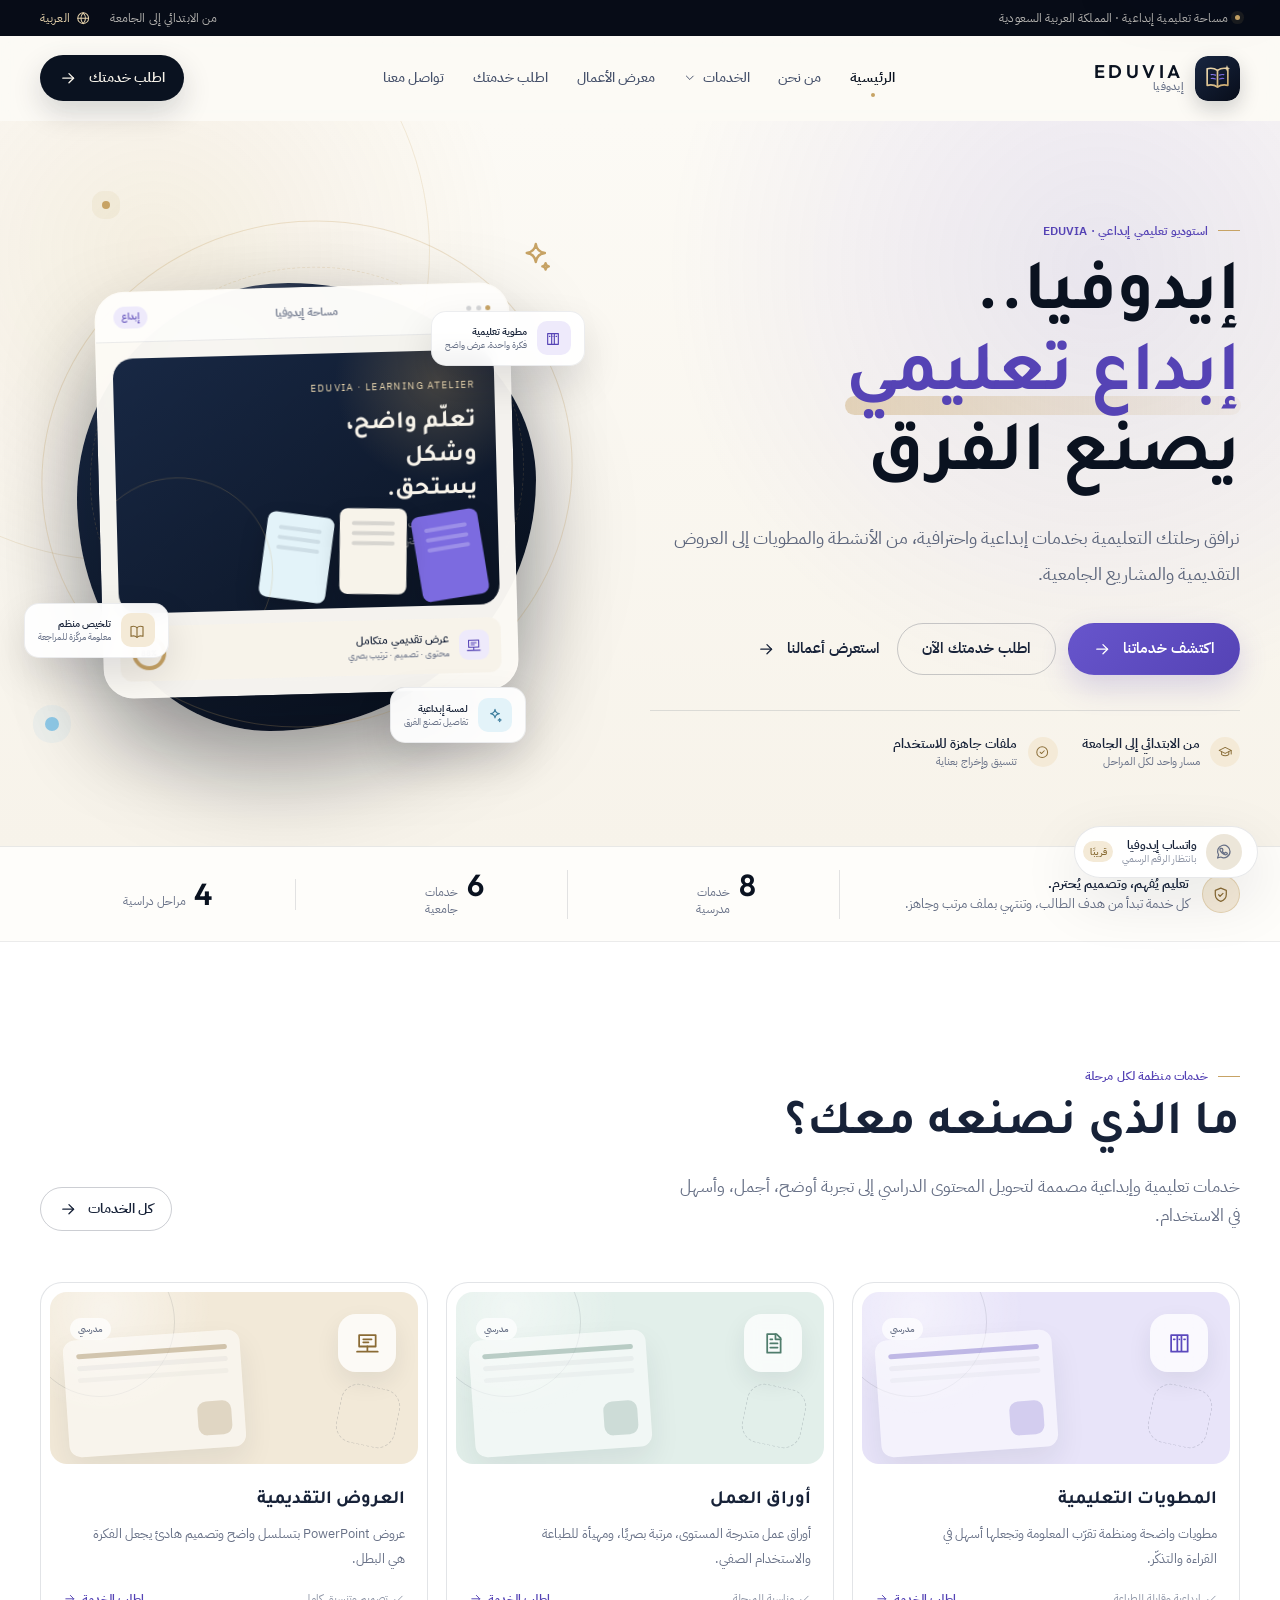
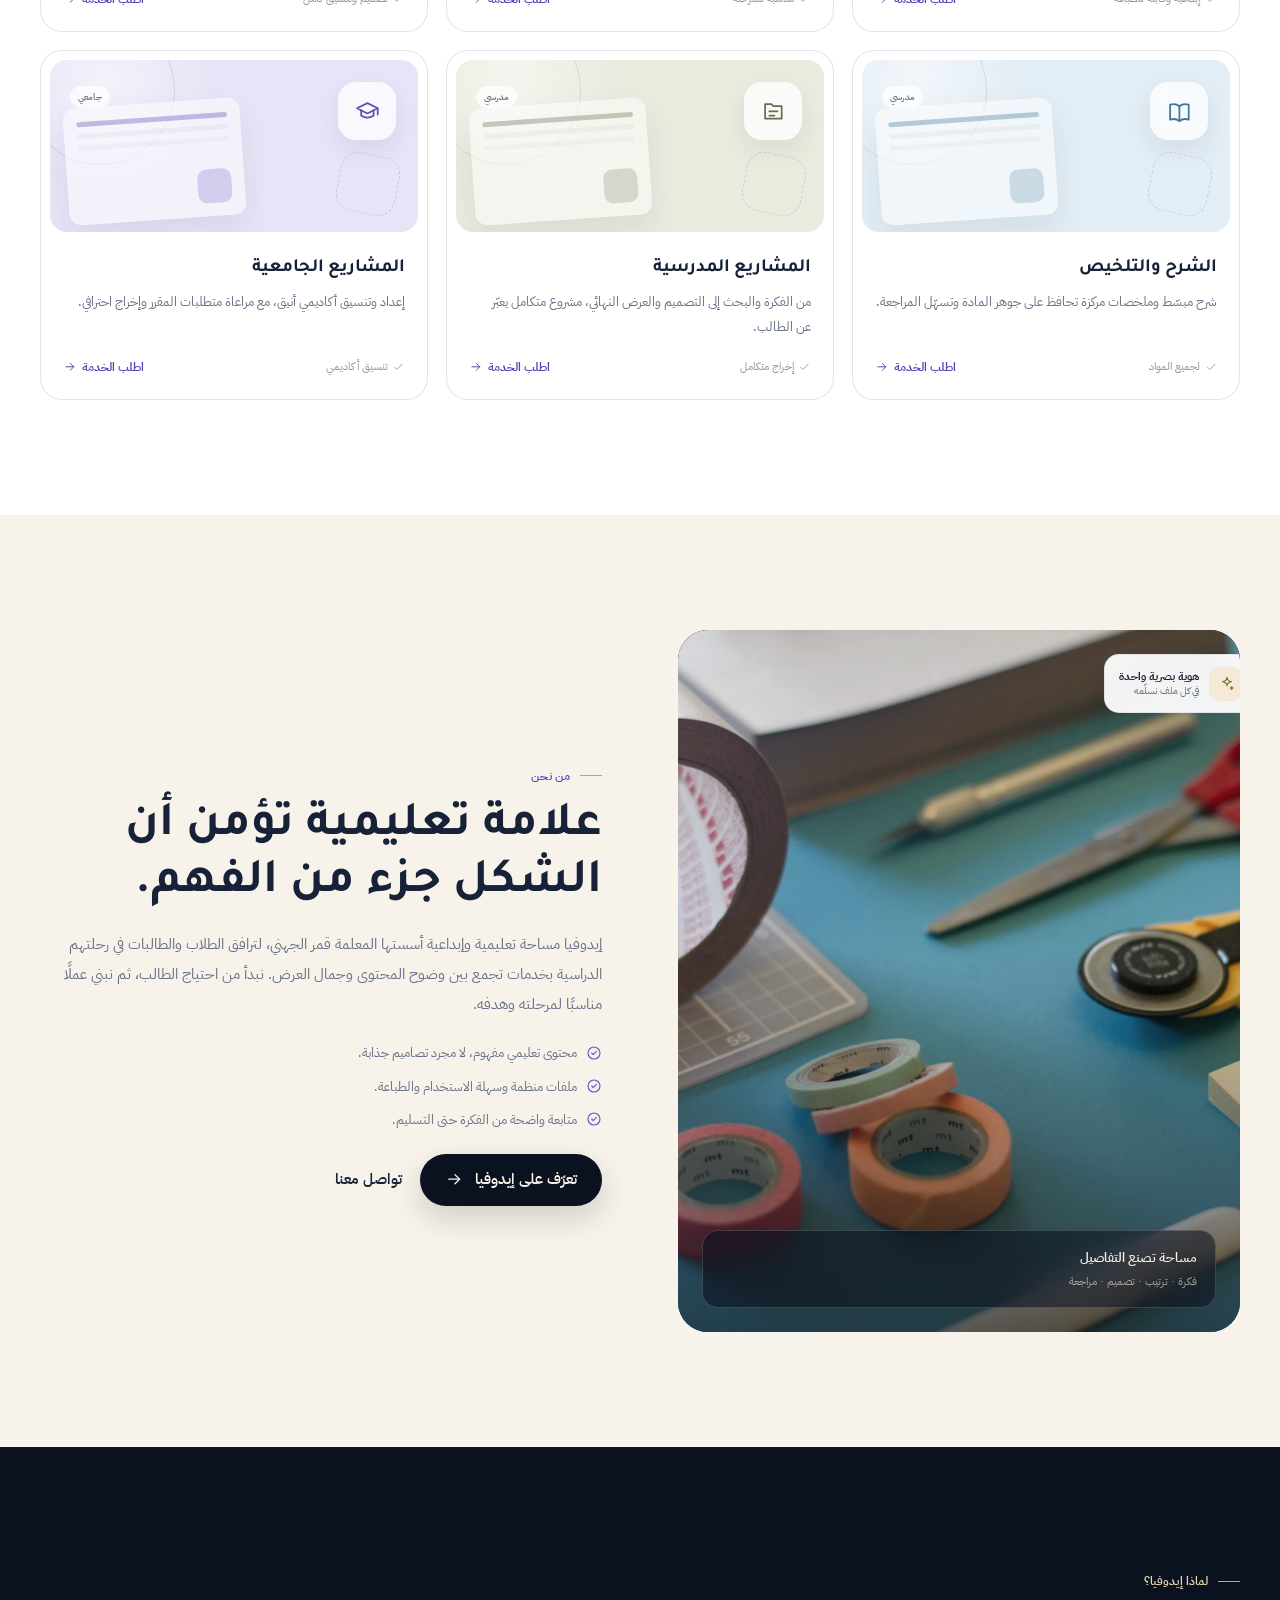
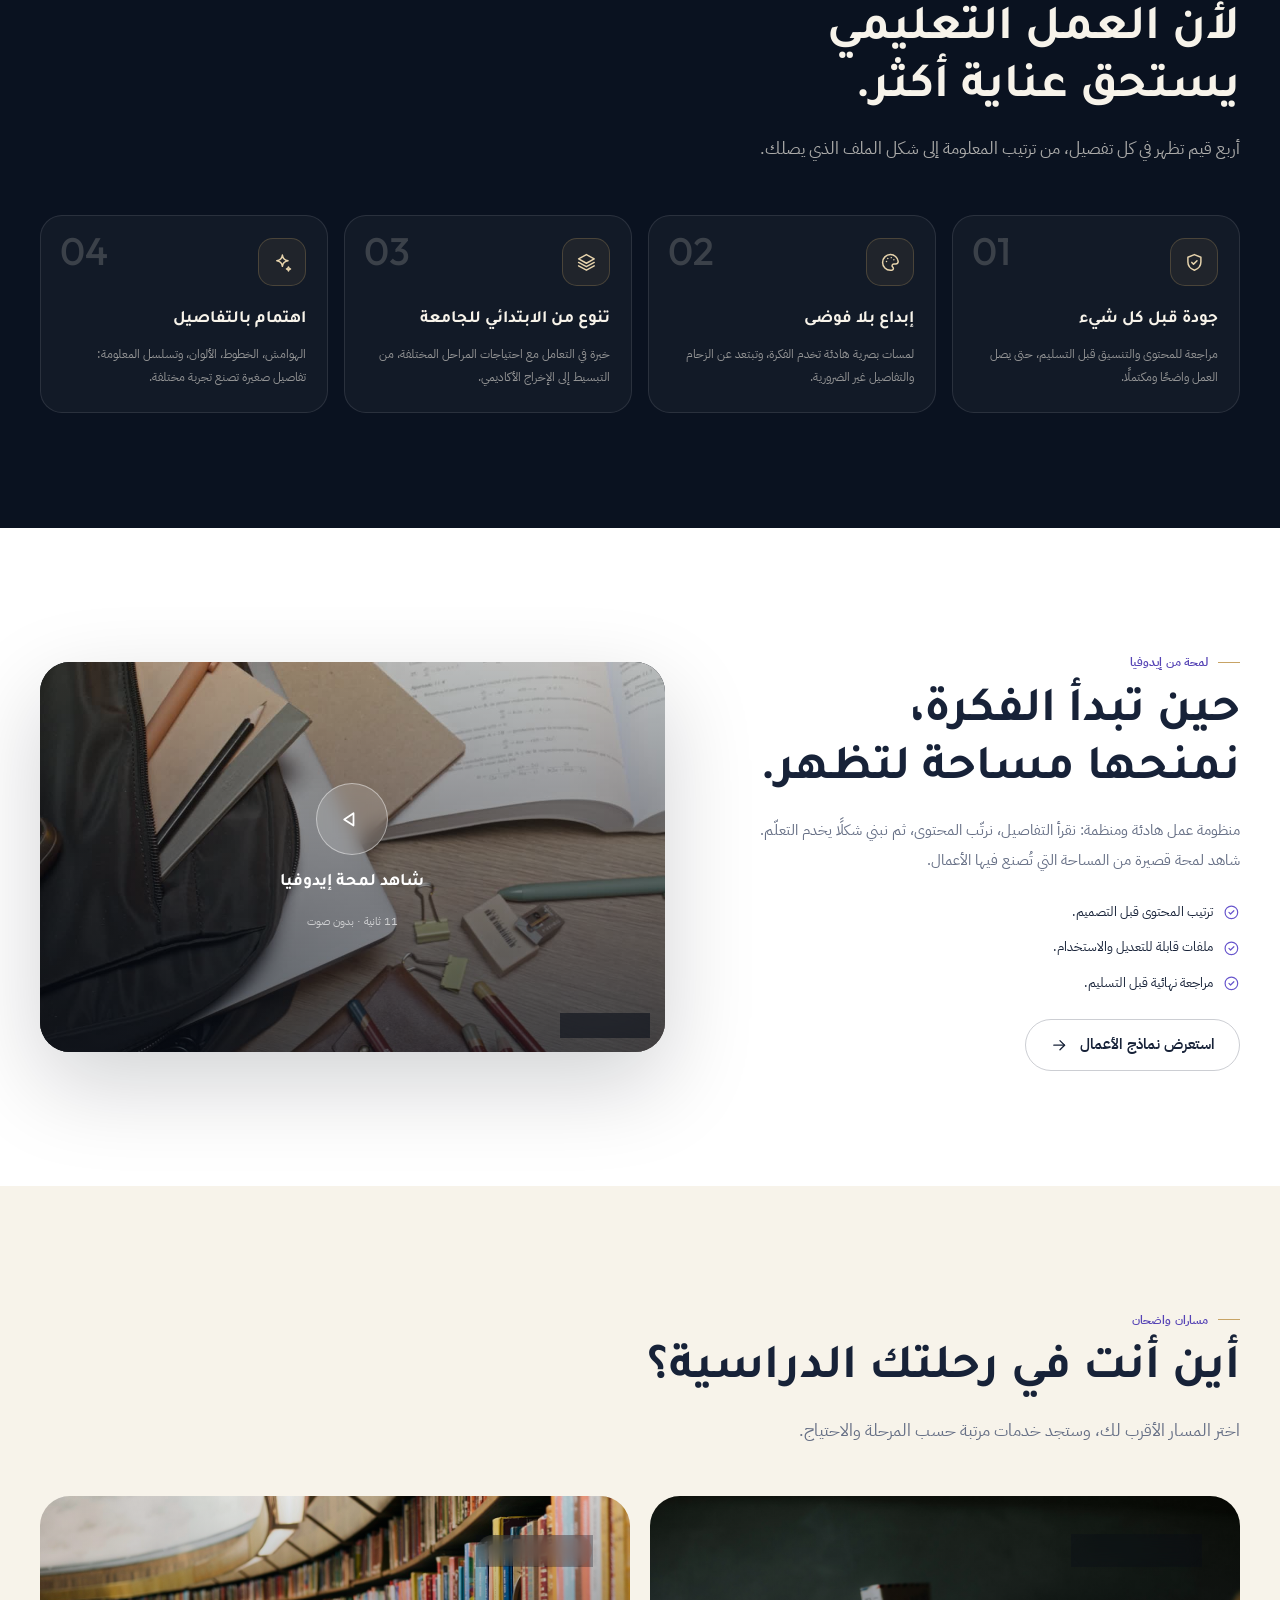
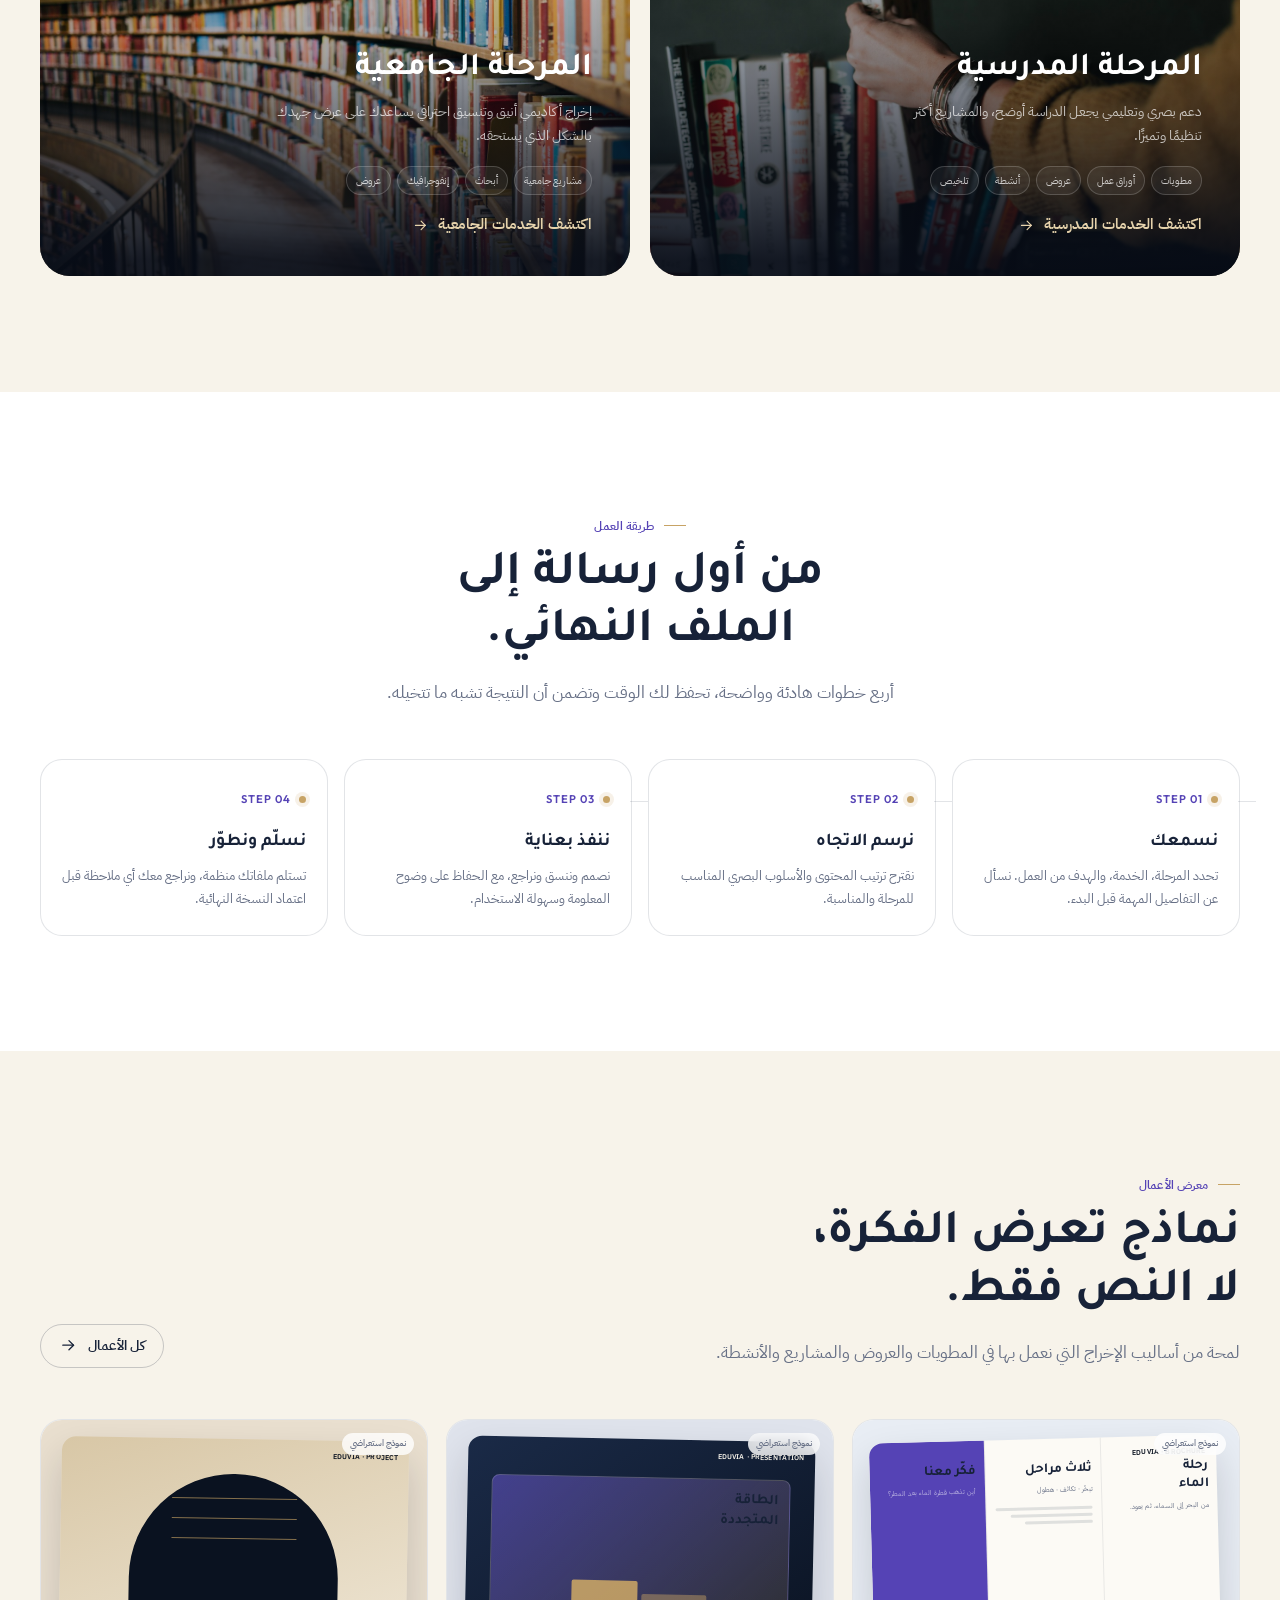
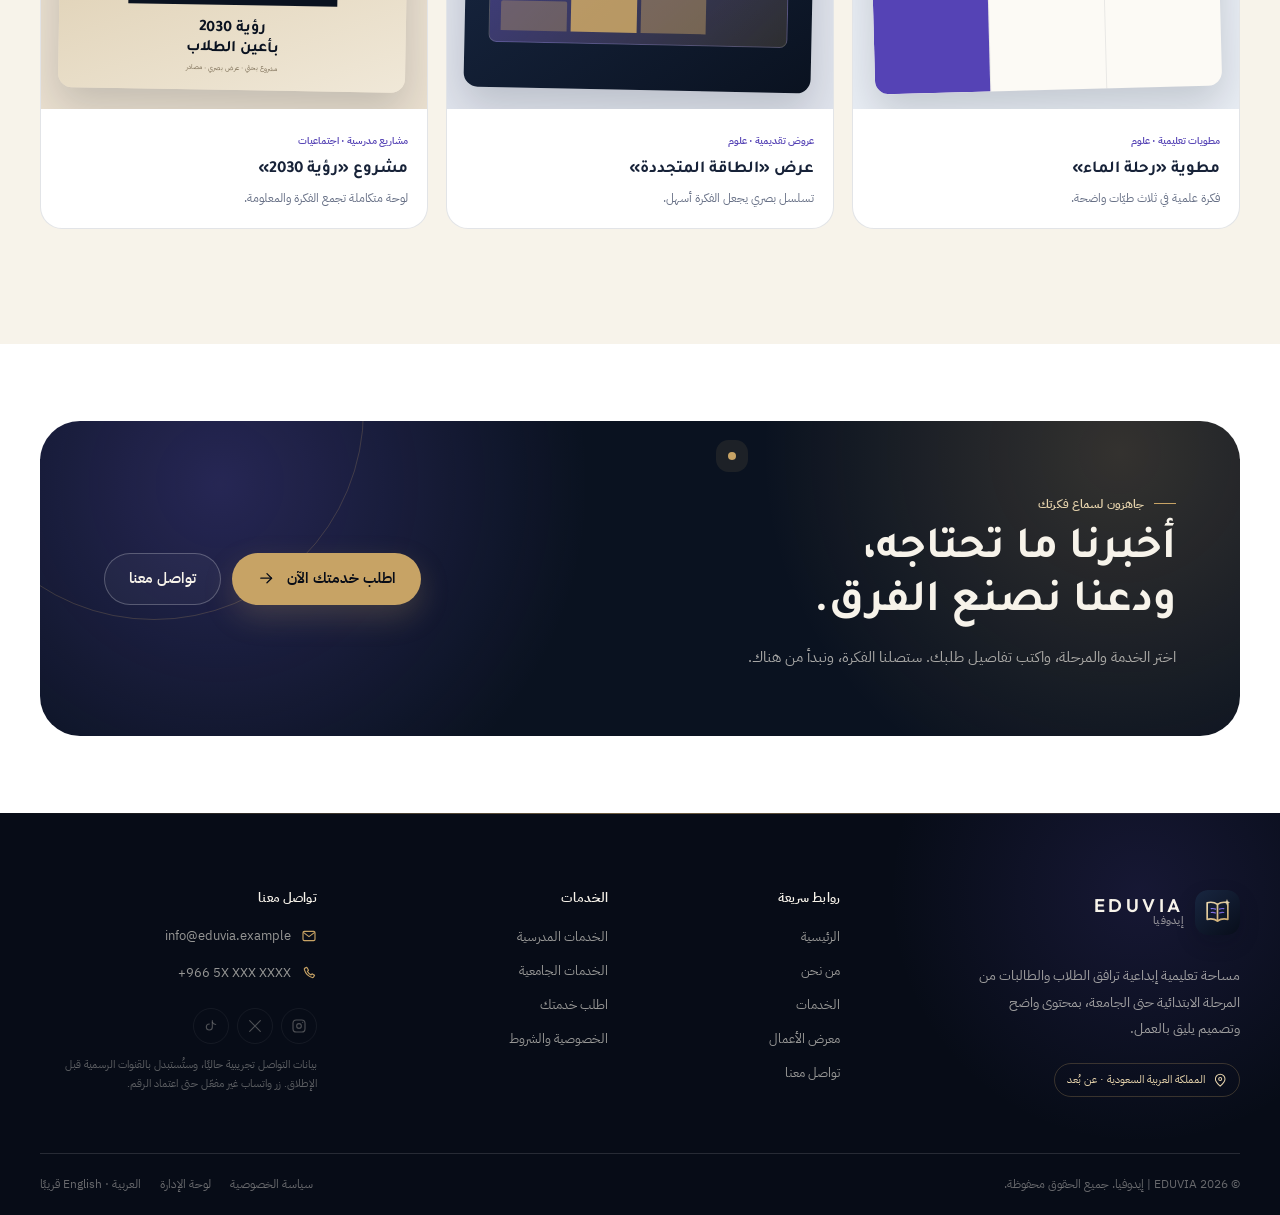
<file: EDUVIACOM/index.html>
<!DOCTYPE html>
<html lang="ar" dir="rtl">
<head>
  <meta charset="UTF-8">
  <meta name="viewport" content="width=device-width, initial-scale=1.0">
  <script>
    document.documentElement.classList.add("js");
    window.setTimeout(function () {
      if (!window.EDUVIA) document.documentElement.classList.remove("js");
    }, 3000);
  </script>
  <title>EDUVIA | إيدوفيا — إبداع تعليمي يصنع الفرق</title>
  <meta name="description" content="إيدوفيا منصة تعليمية سعودية تقدم خدمات إبداعية للطلاب والطالبات من المرحلة الابتدائية حتى الجامعة: مطويات، أوراق عمل، عروض تقديمية، تلخيص، مشاريع وأنشطة.">
  <meta name="theme-color" content="#0a1220">
  <link rel="canonical" href="https://eduvia.example/">
  <meta property="og:type" content="website">
  <meta property="og:locale" content="ar_SA">
  <meta property="og:site_name" content="EDUVIA | إيدوفيا">
  <meta property="og:title" content="EDUVIA | إيدوفيا — إبداع تعليمي يصنع الفرق">
  <meta property="og:description" content="نرافق رحلتك التعليمية بخدمات إبداعية واحترافية، من الأنشطة والمطويات إلى العروض التقديمية والمشاريع الجامعية.">
  <meta property="og:url" content="https://eduvia.example/">
  <meta property="og:image" content="https://eduvia.example/assets/img/hero-workspace.jpg">
  <meta name="twitter:card" content="summary_large_image">
  <link rel="icon" type="image/svg+xml" href="assets/img/favicon.svg">
  <link rel="apple-touch-icon" href="assets/img/favicon.svg">
  <link rel="manifest" href="manifest.webmanifest">
  <link rel="preconnect" href="https://fonts.googleapis.com">
  <link rel="preconnect" href="https://fonts.gstatic.com" crossorigin>
  <link href="https://fonts.googleapis.com/css2?family=IBM+Plex+Sans+Arabic:wght@400;500;600;700&family=Outfit:wght@400;500;600&family=Tajawal:wght@500;600;700;800&display=swap" rel="stylesheet">
  <link rel="stylesheet" href="assets/css/base.css">
  <link rel="stylesheet" href="assets/css/components.css">
  <script type="application/ld+json">
  {
    "@context": "https://schema.org",
    "@type": "EducationalOrganization",
    "name": "EDUVIA",
    "alternateName": "إيدوفيا",
    "url": "https://eduvia.example/",
    "logo": "https://eduvia.example/assets/img/logo.svg",
    "description": "منصة تعليمية وإبداعية تقدم خدمات للطلاب والطالبات من المرحلة الابتدائية حتى الجامعة في المملكة العربية السعودية.",
    "email": "info@eduvia.example",
    "founder": {
      "@type": "Person",
      "name": "قمر الجهني",
      "jobTitle": "المؤسسة والمعلمة"
    },
    "areaServed": {
      "@type": "Country",
      "name": "المملكة العربية السعودية"
    },
    "knowsAbout": ["تصميم المطويات التعليمية", "أوراق العمل", "العروض التقديمية", "تلخيص المناهج", "المشاريع الجامعية"]
  }
  </script>
</head>
<body data-page="home">
  <a class="skip-link" href="#main">انتقل إلى المحتوى</a>

  <div class="topbar">
    <div class="container container--wide topbar__inner">
      <span class="topbar__note"><i class="topbar__dot"></i> مساحة تعليمية إبداعية · المملكة العربية السعودية</span>
      <div class="topbar__meta">
        <span>من الابتدائي إلى الجامعة</span>
        <span class="topbar__lang">
          <svg class="icon" aria-hidden="true"><use href="#i-globe"></use></svg>
          العربية
        </span>
      </div>
    </div>
  </div>

  <header class="site-header">
    <div class="container container--wide header__inner">
      <a class="brand" href="index.html" aria-label="إيدوفيا — الصفحة الرئيسية">
        <img class="brand__mark" src="assets/img/logo.svg" alt="" width="45" height="45">
        <span class="brand__text">
          <span class="brand__latin">EDUVIA</span>
          <span class="brand__arabic">إيدوفيا</span>
        </span>
      </a>

      <nav class="site-nav" id="site-nav" aria-label="التنقل الرئيسي">
        <ul class="nav-list">
          <li class="nav-item"><a class="nav-link" href="index.html" aria-current="page">الرئيسية</a></li>
          <li class="nav-item"><a class="nav-link" href="about.html">من نحن</a></li>
          <li class="nav-item nav-item--dropdown">
            <a class="nav-link" href="services.html">
              الخدمات
              <svg class="icon" aria-hidden="true"><use href="#i-chevron"></use></svg>
            </a>
            <div class="nav-dropdown">
              <a href="school-services.html">
                <span class="nav-dropdown__icon"><svg class="icon" aria-hidden="true"><use href="#i-book"></use></svg></span>
                <span><strong>الخدمات المدرسية</strong><small>ابتدائي · متوسط · ثانوي</small></span>
              </a>
              <a href="university-services.html">
                <span class="nav-dropdown__icon"><svg class="icon" aria-hidden="true"><use href="#i-university"></use></svg></span>
                <span><strong>الخدمات الجامعية</strong><small>مشاريع · أبحاث · عروض</small></span>
              </a>
              <a href="services.html">
                <span class="nav-dropdown__icon"><svg class="icon" aria-hidden="true"><use href="#i-grid"></use></svg></span>
                <span><strong>جميع الخدمات</strong><small>14 خدمة متخصصة</small></span>
              </a>
            </div>
          </li>
          <li class="nav-item"><a class="nav-link" href="portfolio.html">معرض الأعمال</a></li>
          <li class="nav-item"><a class="nav-link" href="request.html">اطلب خدمتك</a></li>
          <li class="nav-item"><a class="nav-link" href="contact.html">تواصل معنا</a></li>
        </ul>
        <a class="btn btn--primary site-nav__cta" href="request.html">
          اطلب خدمتك الآن
          <svg class="icon icon--arrow" aria-hidden="true"><use href="#i-arrow"></use></svg>
        </a>
      </nav>

      <div class="header__actions">
        <a class="btn btn--navy header__cta" href="request.html">
          اطلب خدمتك
          <svg class="icon icon--arrow" aria-hidden="true"><use href="#i-arrow"></use></svg>
        </a>
        <button class="nav-toggle" type="button" aria-expanded="false" aria-controls="site-nav" aria-label="فتح القائمة">
          <svg class="icon nav-toggle__open" aria-hidden="true"><use href="#i-menu"></use></svg>
          <svg class="icon nav-toggle__close" aria-hidden="true"><use href="#i-close"></use></svg>
        </button>
      </div>
    </div>
  </header>

  <main id="main">
    <section class="hero">
      <div class="container container--wide hero__grid">
        <div class="hero__copy">
          <span class="eyebrow hero__eyebrow reveal">استوديو تعليمي إبداعي · EDUVIA</span>
          <h1 class="reveal" data-delay="1">إيدوفيا.. <span class="hero__accent">إبداع تعليمي</span> يصنع الفرق</h1>
          <p class="hero__lead reveal" data-delay="2">نرافق رحلتك التعليمية بخدمات إبداعية واحترافية، من الأنشطة والمطويات إلى العروض التقديمية والمشاريع الجامعية.</p>
          <div class="hero__actions reveal" data-delay="3">
            <a class="btn btn--primary" href="services.html">
              اكتشف خدماتنا
              <svg class="icon icon--arrow" aria-hidden="true"><use href="#i-arrow"></use></svg>
            </a>
            <a class="btn btn--outline" href="request.html">اطلب خدمتك الآن</a>
            <a class="btn btn--ghost" href="portfolio.html">
              استعرض أعمالنا
              <svg class="icon icon--arrow" aria-hidden="true"><use href="#i-arrow"></use></svg>
            </a>
          </div>
          <div class="hero__proof reveal" data-delay="4">
            <div class="hero__proof-item">
              <span class="hero__proof-icon"><svg class="icon" aria-hidden="true"><use href="#i-university"></use></svg></span>
              <span><strong>من الابتدائي إلى الجامعة</strong><small>مسار واحد لكل المراحل</small></span>
            </div>
            <div class="hero__proof-item">
              <span class="hero__proof-icon"><svg class="icon" aria-hidden="true"><use href="#i-check-circle"></use></svg></span>
              <span><strong>ملفات جاهزة للاستخدام</strong><small>تنسيق وإخراج بعناية</small></span>
            </div>
          </div>
        </div>

        <div class="hero-visual reveal" data-delay="2" aria-hidden="true">
          <div class="hero-visual__blob"></div>
          <div class="hero-visual__ring"></div>
          <span class="hero-visual__star"><svg class="icon"><use href="#i-sparkle"></use></svg></span>
          <span class="hero-visual__spark"></span>

          <div class="hero-panel">
            <div class="hero-panel__head">
              <span class="hero-panel__dots"><span></span><span></span><span></span></span>
              <span class="hero-panel__title">مساحة إيدوفيا</span>
              <span class="hero-panel__badge">إبداع</span>
            </div>
            <div class="hero-panel__body">
              <div class="hero-panel__canvas">
                <span class="hero-panel__kicker">EDUVIA · LEARNING ATELIER</span>
                <h3>تعلّم واضح،<br>وشكل يستحق.</h3>
                <p>من الفكرة إلى الملف النهائي، بترتيب يخدم الطالب ويحترم التفاصيل.</p>
                <div class="hero-panel__art">
                  <span class="hero-panel__sheet"></span>
                  <span class="hero-panel__sheet"></span>
                  <span class="hero-panel__sheet"></span>
                </div>
              </div>
              <div class="hero-panel__bar">
                <span class="hero-panel__bar-icon"><svg class="icon"><use href="#i-presentation"></use></svg></span>
                <span class="hero-panel__bar-copy"><strong>عرض تقديمي متكامل</strong><small>محتوى · تصميم · ترتيب بصري</small></span>
                <span class="hero-panel__progress"><span>88%</span></span>
              </div>
            </div>
          </div>

          <div class="hero-float hero-float--one">
            <span class="hero-float__icon"><svg class="icon"><use href="#i-brochure"></use></svg></span>
            <span class="hero-float__copy"><strong>مطوية تعليمية</strong><small>فكرة واحدة، عرض واضح</small></span>
          </div>
          <div class="hero-float hero-float--two">
            <span class="hero-float__icon"><svg class="icon"><use href="#i-summary"></use></svg></span>
            <span class="hero-float__copy"><strong>تلخيص منظم</strong><small>معلومة مركّزة للمراجعة</small></span>
          </div>
          <div class="hero-float hero-float--three">
            <span class="hero-float__icon"><svg class="icon"><use href="#i-sparkle"></use></svg></span>
            <span class="hero-float__copy"><strong>لمسة إبداعية</strong><small>تفاصيل تصنع الفرق</small></span>
          </div>
        </div>
      </div>
    </section>

    <div class="trust-strip">
      <div class="container container--wide trust-strip__inner">
        <div class="trust-strip__intro">
          <span class="trust-strip__medal"><svg class="icon" aria-hidden="true"><use href="#i-shield"></use></svg></span>
          <span><strong>تعليم يُفهم، وتصميم يُحترم.</strong> كل خدمة تبدأ من هدف الطالب، وتنتهي بملف مرتب وجاهز.</span>
        </div>
        <div class="trust-stat"><strong>8</strong><span>خدمات مدرسية</span></div>
        <div class="trust-stat"><strong>6</strong><span>خدمات جامعية</span></div>
        <div class="trust-stat"><strong>4</strong><span>مراحل دراسية</span></div>
      </div>
    </div>

    <section class="section section--white" id="services">
      <div class="container container--wide">
        <div class="section-head reveal">
          <div class="section-head__copy">
            <span class="eyebrow">خدمات منظمة لكل مرحلة</span>
            <h2>ما الذي نصنعه معك؟</h2>
            <p>خدمات تعليمية وإبداعية مصممة لتحويل المحتوى الدراسي إلى تجربة أوضح، أجمل، وأسهل في الاستخدام.</p>
          </div>
          <a class="btn btn--outline btn--sm" href="services.html">
            كل الخدمات
            <svg class="icon icon--arrow" aria-hidden="true"><use href="#i-arrow"></use></svg>
          </a>
        </div>

        <div class="services-grid">
          <article class="service-card reveal">
            <div class="service-card__visual" style="--tone:#e8e4f9;--accent:#5b49bd">
              <span class="service-card__icon"><svg class="icon" aria-hidden="true"><use href="#i-brochure"></use></svg></span>
              <span class="service-card__tag">مدرسي</span>
              <div class="service-card__art" aria-hidden="true"></div>
            </div>
            <div class="service-card__body">
              <h3>المطويات التعليمية</h3>
              <p>مطويات واضحة ومنظمة تقرّب المعلومة وتجعلها أسهل في القراءة والتذكّر.</p>
              <div class="service-card__foot">
                <span class="service-card__meta"><svg class="icon" aria-hidden="true"><use href="#i-check"></use></svg> إبداعية وقابلة للطباعة</span>
                <a class="service-card__link" href="request.html?service=brochure">اطلب الخدمة <svg class="icon" aria-hidden="true"><use href="#i-arrow"></use></svg></a>
              </div>
            </div>
          </article>

          <article class="service-card reveal" data-delay="1">
            <div class="service-card__visual" style="--tone:#e2efea;--accent:#4f7d6c">
              <span class="service-card__icon"><svg class="icon" aria-hidden="true"><use href="#i-worksheet"></use></svg></span>
              <span class="service-card__tag">مدرسي</span>
              <div class="service-card__art" aria-hidden="true"></div>
            </div>
            <div class="service-card__body">
              <h3>أوراق العمل</h3>
              <p>أوراق عمل متدرجة المستوى، مرتبة بصريًا، ومهيأة للطباعة والاستخدام الصفي.</p>
              <div class="service-card__foot">
                <span class="service-card__meta"><svg class="icon" aria-hidden="true"><use href="#i-check"></use></svg> مناسبة للمرحلة</span>
                <a class="service-card__link" href="request.html?service=worksheets">اطلب الخدمة <svg class="icon" aria-hidden="true"><use href="#i-arrow"></use></svg></a>
              </div>
            </div>
          </article>

          <article class="service-card reveal" data-delay="2">
            <div class="service-card__visual" style="--tone:#f2e9d8;--accent:#8a6b35">
              <span class="service-card__icon"><svg class="icon" aria-hidden="true"><use href="#i-presentation"></use></svg></span>
              <span class="service-card__tag">مدرسي</span>
              <div class="service-card__art" aria-hidden="true"></div>
            </div>
            <div class="service-card__body">
              <h3>العروض التقديمية</h3>
              <p>عروض PowerPoint بتسلسل واضح وتصميم هادئ يجعل الفكرة هي البطل.</p>
              <div class="service-card__foot">
                <span class="service-card__meta"><svg class="icon" aria-hidden="true"><use href="#i-check"></use></svg> تصميم وتنسيق كامل</span>
                <a class="service-card__link" href="request.html?service=presentation">اطلب الخدمة <svg class="icon" aria-hidden="true"><use href="#i-arrow"></use></svg></a>
              </div>
            </div>
          </article>

          <article class="service-card reveal">
            <div class="service-card__visual" style="--tone:#e3edf5;--accent:#3e7897">
              <span class="service-card__icon"><svg class="icon" aria-hidden="true"><use href="#i-summary"></use></svg></span>
              <span class="service-card__tag">مدرسي</span>
              <div class="service-card__art" aria-hidden="true"></div>
            </div>
            <div class="service-card__body">
              <h3>الشرح والتلخيص</h3>
              <p>شرح مبسّط وملخصات مركزة تحافظ على جوهر المادة وتسهّل المراجعة.</p>
              <div class="service-card__foot">
                <span class="service-card__meta"><svg class="icon" aria-hidden="true"><use href="#i-check"></use></svg> لجميع المواد</span>
                <a class="service-card__link" href="request.html?service=summaries">اطلب الخدمة <svg class="icon" aria-hidden="true"><use href="#i-arrow"></use></svg></a>
              </div>
            </div>
          </article>

          <article class="service-card reveal" data-delay="1">
            <div class="service-card__visual" style="--tone:#ebeadf;--accent:#6a6b4f">
              <span class="service-card__icon"><svg class="icon" aria-hidden="true"><use href="#i-project"></use></svg></span>
              <span class="service-card__tag">مدرسي</span>
              <div class="service-card__art" aria-hidden="true"></div>
            </div>
            <div class="service-card__body">
              <h3>المشاريع المدرسية</h3>
              <p>من الفكرة والبحث إلى التصميم والعرض النهائي، مشروع متكامل يعبّر عن الطالب.</p>
              <div class="service-card__foot">
                <span class="service-card__meta"><svg class="icon" aria-hidden="true"><use href="#i-check"></use></svg> إخراج متكامل</span>
                <a class="service-card__link" href="request.html?service=school-projects">اطلب الخدمة <svg class="icon" aria-hidden="true"><use href="#i-arrow"></use></svg></a>
              </div>
            </div>
          </article>

          <article class="service-card reveal" data-delay="2">
            <div class="service-card__visual" style="--tone:#e9e3f7;--accent:#614cb5">
              <span class="service-card__icon"><svg class="icon" aria-hidden="true"><use href="#i-university"></use></svg></span>
              <span class="service-card__tag">جامعي</span>
              <div class="service-card__art" aria-hidden="true"></div>
            </div>
            <div class="service-card__body">
              <h3>المشاريع الجامعية</h3>
              <p>إعداد وتنسيق أكاديمي أنيق، مع مراعاة متطلبات المقرر وإخراج احترافي.</p>
              <div class="service-card__foot">
                <span class="service-card__meta"><svg class="icon" aria-hidden="true"><use href="#i-check"></use></svg> تنسيق أكاديمي</span>
                <a class="service-card__link" href="request.html?service=university-projects">اطلب الخدمة <svg class="icon" aria-hidden="true"><use href="#i-arrow"></use></svg></a>
              </div>
            </div>
          </article>
        </div>
      </div>
    </section>

    <section class="section section--ivory">
      <div class="container container--wide split">
        <div class="split__media reveal">
          <div class="media-frame media-frame--about">
            <img src="assets/img/about-atelier.jpg" alt="مساحة عمل إبداعية تضم أدوات التصميم والقص والتنسيق" width="1200" height="900" loading="lazy">
            <div class="media-float">
              <span class="media-float__icon"><svg class="icon" aria-hidden="true"><use href="#i-sparkle"></use></svg></span>
              <span><strong>هوية بصرية واحدة</strong><small>في كل ملف نسلّمه</small></span>
            </div>
            <div class="media-frame__caption">
              <strong>مساحة تصنع التفاصيل</strong>
              <small>فكرة · ترتيب · تصميم · مراجعة</small>
            </div>
          </div>
        </div>
        <div class="split__content reveal" data-delay="1">
          <span class="eyebrow">من نحن</span>
          <h2>علامة تعليمية تؤمن أن الشكل جزء من الفهم.</h2>
          <p>إيدوفيا مساحة تعليمية وإبداعية أسستها المعلمة قمر الجهني، لترافق الطلاب والطالبات في رحلتهم الدراسية بخدمات تجمع بين وضوح المحتوى وجمال العرض. نبدأ من احتياج الطالب، ثم نبني عملًا مناسبًا لمرحلته وهدفه.</p>
          <ul class="mini-list">
            <li><svg class="icon" aria-hidden="true"><use href="#i-check-circle"></use></svg> محتوى تعليمي مفهوم، لا مجرد تصاميم جذابة.</li>
            <li><svg class="icon" aria-hidden="true"><use href="#i-check-circle"></use></svg> ملفات منظمة وسهلة الاستخدام والطباعة.</li>
            <li><svg class="icon" aria-hidden="true"><use href="#i-check-circle"></use></svg> متابعة واضحة من الفكرة حتى التسليم.</li>
          </ul>
          <div class="btn-row">
            <a class="btn btn--navy" href="about.html">
              تعرّف على إيدوفيا
              <svg class="icon icon--arrow" aria-hidden="true"><use href="#i-arrow"></use></svg>
            </a>
            <a class="btn btn--ghost" href="contact.html">تواصل معنا</a>
          </div>
        </div>
      </div>
    </section>

    <section class="section section--navy">
      <div class="container container--wide">
        <div class="section-head section-head--light reveal">
          <div class="section-head__copy">
            <span class="eyebrow eyebrow--light">لماذا إيدوفيا؟</span>
            <h2>لأن العمل التعليمي يستحق عناية أكثر.</h2>
            <p>أربع قيم تظهر في كل تفصيل، من ترتيب المعلومة إلى شكل الملف الذي يصلك.</p>
          </div>
        </div>
        <div class="why-grid">
          <article class="why-card reveal">
            <span class="why-card__num">01</span>
            <span class="why-card__icon"><svg class="icon" aria-hidden="true"><use href="#i-shield"></use></svg></span>
            <h3>جودة قبل كل شيء</h3>
            <p>مراجعة للمحتوى والتنسيق قبل التسليم، حتى يصل العمل واضحًا ومكتملًا.</p>
          </article>
          <article class="why-card reveal" data-delay="1">
            <span class="why-card__num">02</span>
            <span class="why-card__icon"><svg class="icon" aria-hidden="true"><use href="#i-palette"></use></svg></span>
            <h3>إبداع بلا فوضى</h3>
            <p>لمسات بصرية هادئة تخدم الفكرة، وتبتعد عن الزحام والتفاصيل غير الضرورية.</p>
          </article>
          <article class="why-card reveal" data-delay="2">
            <span class="why-card__num">03</span>
            <span class="why-card__icon"><svg class="icon" aria-hidden="true"><use href="#i-layers"></use></svg></span>
            <h3>تنوع من الابتدائي للجامعة</h3>
            <p>خبرة في التعامل مع احتياجات المراحل المختلفة، من التبسيط إلى الإخراج الأكاديمي.</p>
          </article>
          <article class="why-card reveal" data-delay="3">
            <span class="why-card__num">04</span>
            <span class="why-card__icon"><svg class="icon" aria-hidden="true"><use href="#i-sparkle"></use></svg></span>
            <h3>اهتمام بالتفاصيل</h3>
            <p>الهوامش، الخطوط، الألوان، وتسلسل المعلومة: تفاصيل صغيرة تصنع تجربة مختلفة.</p>
          </article>
        </div>
      </div>
    </section>

    <section class="section section--white">
      <div class="container container--wide video-feature">
        <div class="video-feature__copy reveal">
          <span class="eyebrow">لمحة من إيدوفيا</span>
          <h2>حين تبدأ الفكرة، نمنحها مساحة لتظهر.</h2>
          <p>منظومة عمل هادئة ومنظمة: نقرأ التفاصيل، نرتّب المحتوى، ثم نبني شكلًا يخدم التعلّم. شاهد لمحة قصيرة من المساحة التي تُصنع فيها الأعمال.</p>
          <ul class="video-feature__points">
            <li><svg class="icon" aria-hidden="true"><use href="#i-check-circle"></use></svg> ترتيب المحتوى قبل التصميم.</li>
            <li><svg class="icon" aria-hidden="true"><use href="#i-check-circle"></use></svg> ملفات قابلة للتعديل والاستخدام.</li>
            <li><svg class="icon" aria-hidden="true"><use href="#i-check-circle"></use></svg> مراجعة نهائية قبل التسليم.</li>
          </ul>
          <div class="btn-row" style="margin-block-start:1.5rem">
            <a class="btn btn--outline" href="portfolio.html">
              استعرض نماذج الأعمال
              <svg class="icon icon--arrow" aria-hidden="true"><use href="#i-arrow"></use></svg>
            </a>
          </div>
        </div>
        <div class="video-frame reveal" data-delay="1">
          <video poster="assets/img/showreel-poster.jpg" preload="none" playsinline aria-label="فيديو تعريفي قصير لمساحة العمل التعليمية">
            <source src="assets/img/eduvia-showreel.mp4" type="video/mp4">
            متصفحك لا يدعم تشغيل الفيديو.
          </video>
          <button class="video-overlay" type="button" aria-label="تشغيل الفيديو التعريفي">
            <span class="video-play"><svg class="icon" aria-hidden="true"><use href="#i-play"></use></svg></span>
            <strong>شاهد لمحة إيدوفيا</strong>
            <small>11 ثانية · بدون صوت</small>
          </button>
          <span class="video-note">فيديو تعريفي · Mixkit</span>
        </div>
      </div>
    </section>

    <section class="section section--ivory">
      <div class="container container--wide">
        <div class="section-head reveal">
          <div class="section-head__copy">
            <span class="eyebrow">مساران واضحان</span>
            <h2>أين أنت في رحلتك الدراسية؟</h2>
            <p>اختر المسار الأقرب لك، وستجد خدمات مرتبة حسب المرحلة والاحتياج.</p>
          </div>
        </div>
        <div class="pathways">
          <article class="pathway pathway--school reveal">
            <span class="pathway__badge">من الصف الأول حتى الثانوية</span>
            <h3>المرحلة المدرسية</h3>
            <p>دعم بصري وتعليمي يجعل الدراسة أوضح، والمشاريع أكثر تنظيمًا وتميزًا.</p>
            <div class="pathway__chips">
              <span>مطويات</span><span>أوراق عمل</span><span>عروض</span><span>أنشطة</span><span>تلخيص</span>
            </div>
            <a class="arrow-link" href="school-services.html">اكتشف الخدمات المدرسية <svg class="icon icon--arrow" aria-hidden="true"><use href="#i-arrow"></use></svg></a>
          </article>
          <article class="pathway pathway--university reveal" data-delay="1">
            <span class="pathway__badge">مشاريع · أبحاث · عروض</span>
            <h3>المرحلة الجامعية</h3>
            <p>إخراج أكاديمي أنيق وتنسيق احترافي يساعدك على عرض جهدك بالشكل الذي يستحقه.</p>
            <div class="pathway__chips">
              <span>مشاريع جامعية</span><span>أبحاث</span><span>إنفوجرافيك</span><span>عروض</span>
            </div>
            <a class="arrow-link" href="university-services.html">اكتشف الخدمات الجامعية <svg class="icon icon--arrow" aria-hidden="true"><use href="#i-arrow"></use></svg></a>
          </article>
        </div>
      </div>
    </section>

    <section class="section section--white">
      <div class="container container--wide">
        <div class="section-head section-head--center reveal">
          <div class="section-head__copy">
            <span class="eyebrow">طريقة العمل</span>
            <h2>من أول رسالة إلى الملف النهائي.</h2>
            <p>أربع خطوات هادئة وواضحة، تحفظ لك الوقت وتضمن أن النتيجة تشبه ما تتخيله.</p>
          </div>
        </div>
        <div class="process">
          <article class="process__item reveal">
            <span class="process__step">STEP 01</span>
            <h3>نسمعك</h3>
            <p>تحدد المرحلة، الخدمة، والهدف من العمل. نسأل عن التفاصيل المهمة قبل البدء.</p>
          </article>
          <article class="process__item reveal" data-delay="1">
            <span class="process__step">STEP 02</span>
            <h3>نرسم الاتجاه</h3>
            <p>نقترح ترتيب المحتوى والأسلوب البصري المناسب للمرحلة والمناسبة.</p>
          </article>
          <article class="process__item reveal" data-delay="2">
            <span class="process__step">STEP 03</span>
            <h3>ننفذ بعناية</h3>
            <p>نصمم وننسق ونراجع، مع الحفاظ على وضوح المعلومة وسهولة الاستخدام.</p>
          </article>
          <article class="process__item reveal" data-delay="3">
            <span class="process__step">STEP 04</span>
            <h3>نسلّم ونطوّر</h3>
            <p>تستلم ملفاتك منظمة، ونراجع معك أي ملاحظة قبل اعتماد النسخة النهائية.</p>
          </article>
        </div>
      </div>
    </section>

    <section class="section section--ivory">
      <div class="container container--wide">
        <div class="section-head reveal">
          <div class="section-head__copy">
            <span class="eyebrow">معرض الأعمال</span>
            <h2>نماذج تعرض الفكرة، لا النص فقط.</h2>
            <p>لمحة من أساليب الإخراج التي نعمل بها في المطويات والعروض والمشاريع والأنشطة.</p>
          </div>
          <a class="btn btn--outline btn--sm" href="portfolio.html">
            كل الأعمال
            <svg class="icon icon--arrow" aria-hidden="true"><use href="#i-arrow"></use></svg>
          </a>
        </div>

        <div class="works-grid">
          <article class="work-card reveal" data-work-card data-category="brochure" data-title="مطوية «رحلة الماء»" data-cat="مطويات تعليمية · علوم" data-desc="نموذج استعراضي لمطوية ثلاثية الطيّات تحوّل دورة الماء إلى رحلة بصرية واضحة، مع تسلسل معلوماتي وألوان هادئة." data-tags="مطويات|علوم|ابتدائي" data-cta="request.html?service=brochure">
            <div class="work-card__visual" style="--art-bg:#e8edf4">
              <span class="work-card__badge">نموذج استعراضي</span>
              <div class="mockup mockup--brochure">
                <span class="mockup__label">EDUVIA · BROCHURE</span>
                <div class="mockup__panel">
                  <h4>رحلة<br>الماء</h4>
                  <span class="mockup__orb"></span>
                  <p>من البحر إلى السماء، ثم يعود.</p>
                </div>
                <div class="mockup__panel">
                  <h4>ثلاث مراحل</h4>
                  <p>تبخّر · تكاثف · هطول</p>
                  <div class="mockup__lines"><i></i><i></i><i></i></div>
                </div>
                <div class="mockup__panel">
                  <h4>فكّر معنا</h4>
                  <p>أين تذهب قطرة الماء بعد المطر؟</p>
                </div>
              </div>
            </div>
            <div class="work-card__body">
              <span class="work-card__cat">مطويات تعليمية · علوم</span>
              <h3>مطوية «رحلة الماء»</h3>
              <p>فكرة علمية في ثلاث طيّات واضحة.</p>
            </div>
            <button class="work-card__open" type="button" aria-label="معاينة مطوية رحلة الماء"></button>
          </article>

          <article class="work-card reveal" data-delay="1" data-work-card data-category="presentation" data-title="عرض «الطاقة المتجددة»" data-cat="عروض تقديمية · علوم" data-desc="نموذج استعراضي لعرض تقديمي بأسلوب داكن أنيق، يوزّع المعلومة على شرائح قليلة العناصر وواضحة التسلسل." data-tags="PowerPoint|عروض|متوسط" data-cta="request.html?service=presentation">
            <div class="work-card__visual" style="--art-bg:#dfe3ec">
              <span class="work-card__badge">نموذج استعراضي</span>
              <div class="mockup mockup--slides">
                <span class="mockup__label">EDUVIA · PRESENTATION</span>
                <div class="mockup__screen">
                  <h4>الطاقة<br>المتجددة</h4>
                  <div class="mockup__bars"><span></span><span></span><span></span><span></span></div>
                </div>
              </div>
            </div>
            <div class="work-card__body">
              <span class="work-card__cat">عروض تقديمية · علوم</span>
              <h3>عرض «الطاقة المتجددة»</h3>
              <p>تسلسل بصري يجعل الفكرة أسهل.</p>
            </div>
            <button class="work-card__open" type="button" aria-label="معاينة عرض الطاقة المتجددة"></button>
          </article>

          <article class="work-card reveal" data-delay="2" data-work-card data-category="project" data-title="مشروع «رؤية 2030»" data-cat="مشاريع مدرسية · اجتماعيات" data-desc="نموذج استعراضي لمشروع مدرسي بهوية بصرية مستوحاة من الهوية السعودية، مع مساحة للمحتوى والصور والمصادر." data-tags="مشاريع|اجتماعيات|ثانوي" data-cta="request.html?service=school-projects">
            <div class="work-card__visual" style="--art-bg:#e9dfcf">
              <span class="work-card__badge">نموذج استعراضي</span>
              <div class="mockup mockup--poster">
                <span class="mockup__label">EDUVIA · PROJECT</span>
                <div class="mockup__arch"></div>
                <h4>رؤية 2030<br>بأعين الطلاب</h4>
                <small>مشروع بحثي · عرض بصري · مصادر</small>
              </div>
            </div>
            <div class="work-card__body">
              <span class="work-card__cat">مشاريع مدرسية · اجتماعيات</span>
              <h3>مشروع «رؤية 2030»</h3>
              <p>لوحة متكاملة تجمع الفكرة والمعلومة.</p>
            </div>
            <button class="work-card__open" type="button" aria-label="معاينة مشروع رؤية 2030"></button>
          </article>
        </div>
      </div>
    </section>

    <section class="section section--tight section--white">
      <div class="container container--wide">
        <div class="cta-panel reveal">
          <div class="cta-panel__copy">
            <span class="eyebrow eyebrow--light">جاهزون لسماع فكرتك</span>
            <h2>أخبرنا ما تحتاجه، ودعنا نصنع الفرق.</h2>
            <p>اختر الخدمة والمرحلة، واكتب تفاصيل طلبك. ستصلنا الفكرة، ونبدأ من هناك.</p>
          </div>
          <div class="cta-panel__actions">
            <a class="btn btn--gold" href="request.html">
              اطلب خدمتك الآن
              <svg class="icon icon--arrow" aria-hidden="true"><use href="#i-arrow"></use></svg>
            </a>
            <a class="btn btn--outline-light" href="contact.html">تواصل معنا</a>
          </div>
        </div>
      </div>
    </section>
  </main>

  <footer class="site-footer">
    <div class="container container--wide">
      <div class="footer__top">
        <div class="footer__col footer__brand">
          <a class="brand" href="index.html" aria-label="إيدوفيا — الصفحة الرئيسية">
            <img class="brand__mark" src="assets/img/logo.svg" alt="" width="45" height="45" loading="lazy">
            <span class="brand__text">
              <span class="brand__latin">EDUVIA</span>
              <span class="brand__arabic">إيدوفيا</span>
            </span>
          </a>
          <p class="footer__about">مساحة تعليمية إبداعية ترافق الطلاب والطالبات من المرحلة الابتدائية حتى الجامعة، بمحتوى واضح وتصميم يليق بالعمل.</p>
          <span class="footer__badge"><svg class="icon" aria-hidden="true"><use href="#i-pin"></use></svg> المملكة العربية السعودية · عن بُعد</span>
        </div>

        <div class="footer__col">
          <h3 class="footer__title">روابط سريعة</h3>
          <div class="footer__links">
            <a href="index.html">الرئيسية</a>
            <a href="about.html">من نحن</a>
            <a href="services.html">الخدمات</a>
            <a href="portfolio.html">معرض الأعمال</a>
            <a href="contact.html">تواصل معنا</a>
          </div>
        </div>

        <div class="footer__col">
          <h3 class="footer__title">الخدمات</h3>
          <div class="footer__links">
            <a href="school-services.html">الخدمات المدرسية</a>
            <a href="university-services.html">الخدمات الجامعية</a>
            <a href="request.html">اطلب خدمتك</a>
            <a href="privacy.html">الخصوصية والشروط</a>
          </div>
        </div>

        <div class="footer__col footer__col--contact">
          <h3 class="footer__title">تواصل معنا</h3>
          <div class="footer__contact">
            <a class="footer__contact-item" data-site-email aria-disabled="true"><svg class="icon" aria-hidden="true"><use href="#i-mail"></use></svg><span>info@eduvia.example</span></a>
            <a class="footer__contact-item" data-site-phone aria-disabled="true"><svg class="icon" aria-hidden="true"><use href="#i-phone"></use></svg><span dir="ltr">+966 5X XXX XXXX</span></a>
          </div>
          <div class="footer__socials">
            <a class="social-btn" href="#" data-social="instagram" data-disabled-action="سيتم تفعيل إنستغرام عند اعتماد الحساب الرسمي." aria-disabled="true" aria-label="إنستغرام — قريبًا"><svg class="icon" aria-hidden="true"><use href="#i-instagram"></use></svg></a>
            <a class="social-btn" href="#" data-social="x" data-disabled-action="سيتم تفعيل منصة X عند اعتماد الحساب الرسمي." aria-disabled="true" aria-label="منصة X — قريبًا"><svg class="icon" aria-hidden="true"><use href="#i-x"></use></svg></a>
            <a class="social-btn" href="#" data-social="tiktok" data-disabled-action="سيتم تفعيل تيك توك عند اعتماد الحساب الرسمي." aria-disabled="true" aria-label="تيك توك — قريبًا"><svg class="icon" aria-hidden="true"><use href="#i-tiktok"></use></svg></a>
          </div>
          <p class="footer__note">بيانات التواصل تجريبية حاليًا، وستُستبدل بالقنوات الرسمية قبل الإطلاق. زر واتساب غير مفعّل حتى اعتماد الرقم.</p>
        </div>
      </div>

      <div class="footer__bottom">
        <span>© <span data-current-year>2026</span> EDUVIA | إيدوفيا. جميع الحقوق محفوظة.</span>
        <div class="footer__bottom-links">
          <a href="privacy.html">سياسة الخصوصية</a>
          <a href="admin.html">لوحة الإدارة</a>
          <span>العربية · English قريبًا</span>
        </div>
      </div>
    </div>
  </footer>

  <a class="whatsapp-fab" href="#" data-whatsapp data-disabled-action="سيتم تفعيل واتساب عند إضافة رقم التواصل الرسمي." aria-disabled="true" aria-label="واتساب — غير مفعّل حاليًا">
    <span class="whatsapp-fab__icon"><svg class="icon" aria-hidden="true"><use href="#i-whatsapp"></use></svg></span>
    <span class="whatsapp-fab__text"><strong>واتساب إيدوفيا</strong><small>بانتظار الرقم الرسمي</small></span>
    <span class="whatsapp-fab__soon">قريبًا</span>
  </a>

  <script src="assets/js/main.js" defer></script>
</body>
</html>
</file>
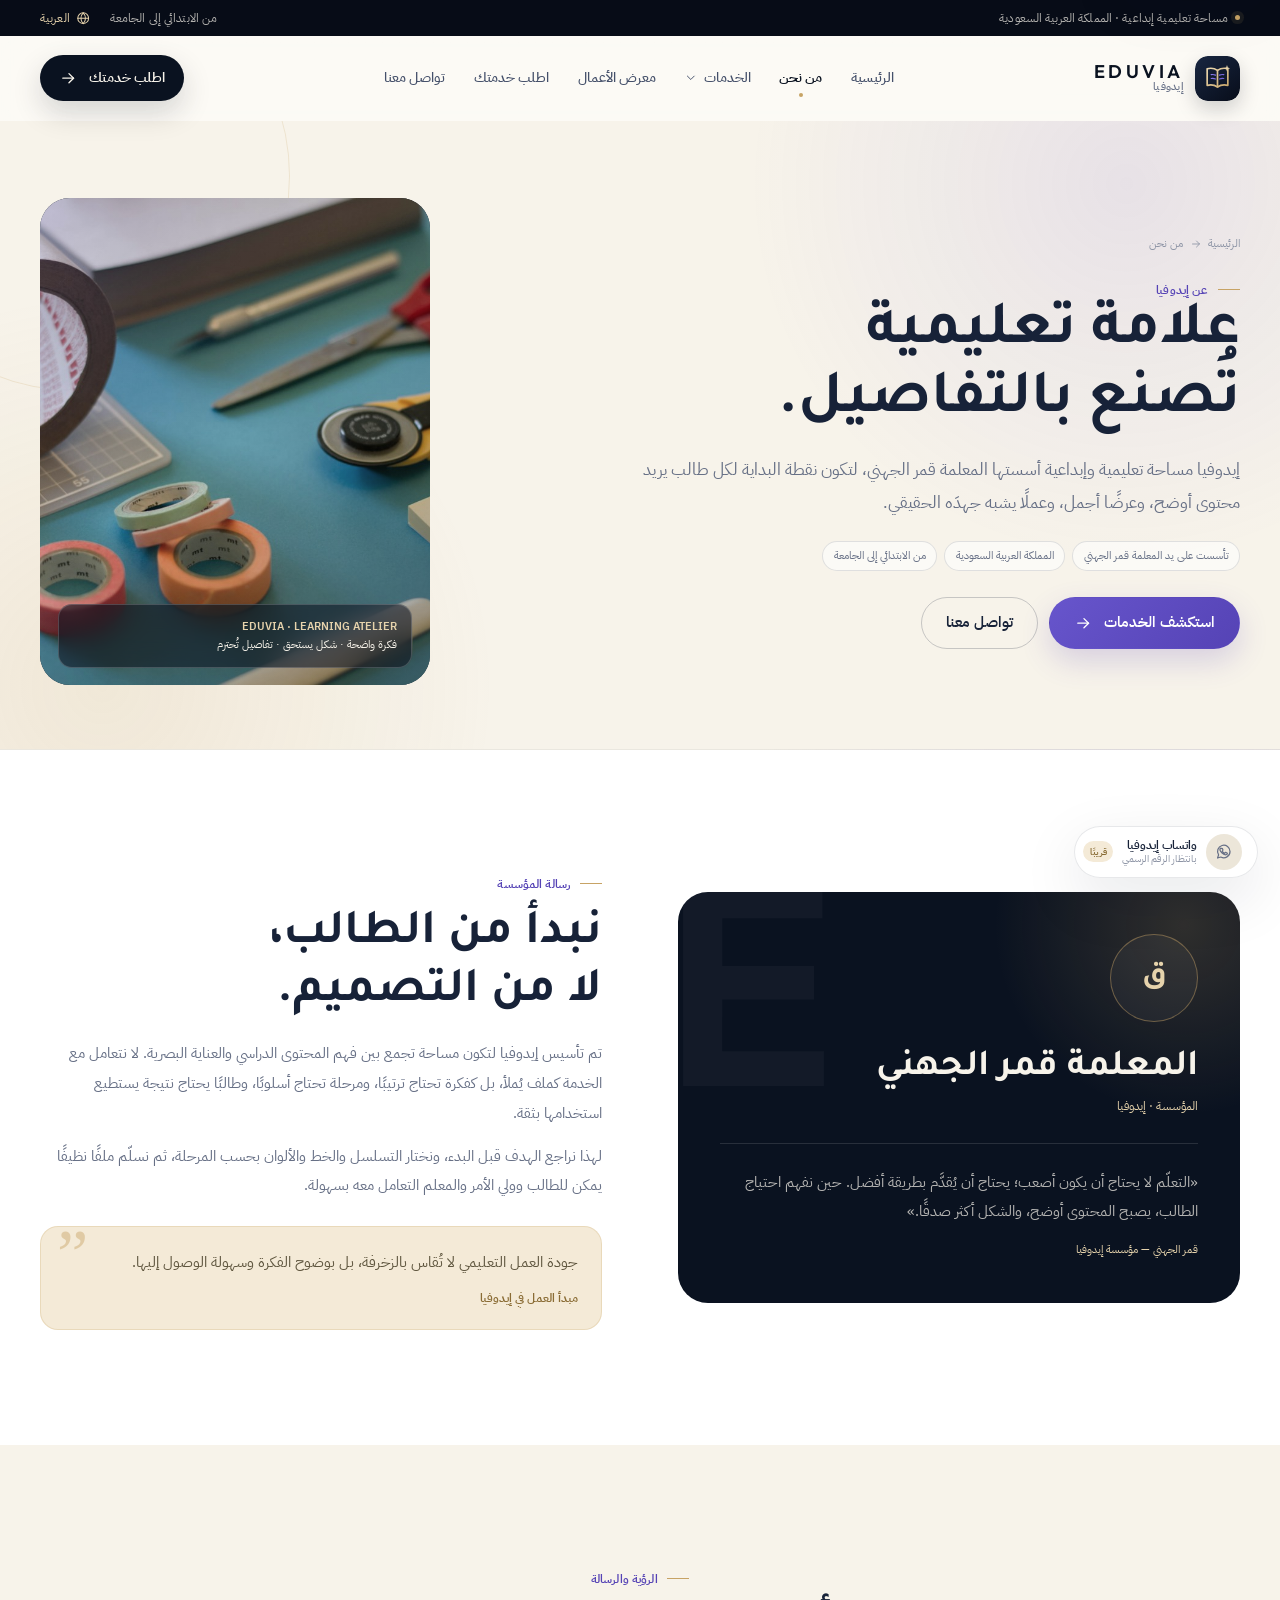
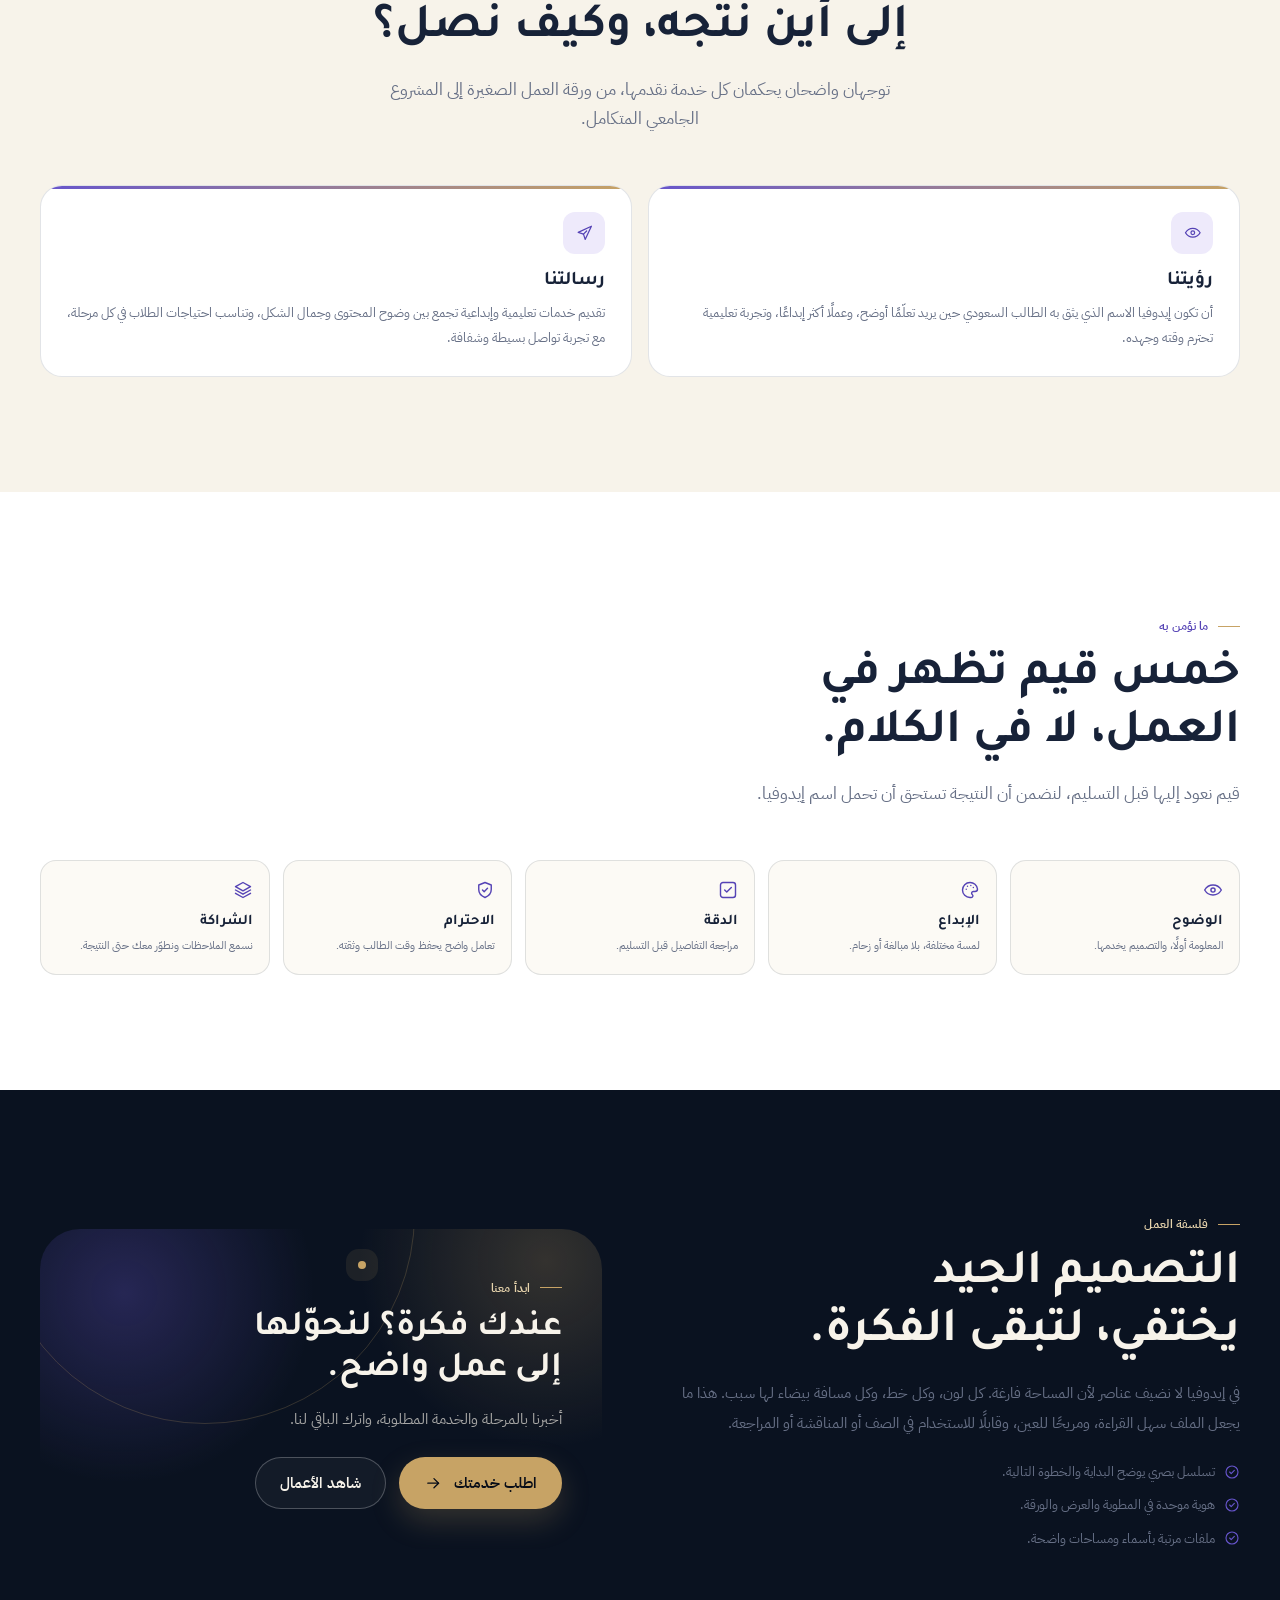
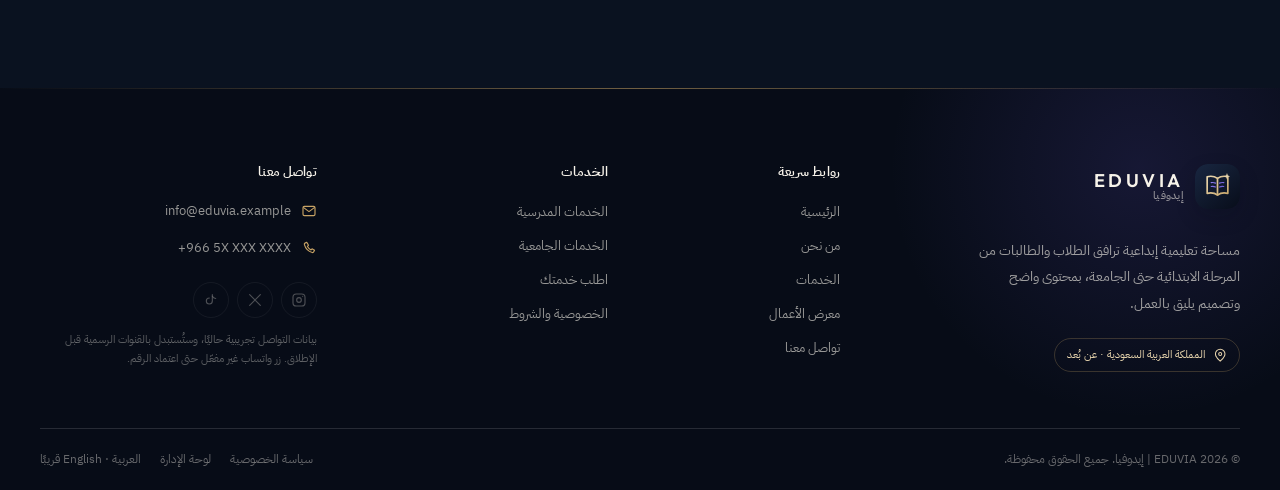
<file: EDUVIACOM/about.html>
<!DOCTYPE html>
<html lang="ar" dir="rtl">
<head>
  <meta charset="UTF-8">
  <meta name="viewport" content="width=device-width, initial-scale=1.0">
  <script>
    document.documentElement.classList.add("js");
    window.setTimeout(function () {
      if (!window.EDUVIA) document.documentElement.classList.remove("js");
    }, 3000);
  </script>
  <title>من نحن | EDUVIA إيدوفيا — المعلمة قمر الجهني</title>
  <meta name="description" content="تعرّف على إيدوفيا، العلامة التعليمية التي أسستها المعلمة قمر الجهني، ورؤيتها ورسالتها وقيمها في تقديم خدمات تعليمية وإبداعية للطلاب في السعودية.">
  <meta name="theme-color" content="#0a1220">
  <link rel="canonical" href="https://eduvia.example/about.html">
  <meta property="og:type" content="website">
  <meta property="og:locale" content="ar_SA">
  <meta property="og:title" content="من نحن | EDUVIA إيدوفيا">
  <meta property="og:description" content="علامة تعليمية تجمع بين وضوح المحتوى وجمال العرض، من المرحلة الابتدائية حتى الجامعة.">
  <meta property="og:url" content="https://eduvia.example/about.html">
  <meta property="og:image" content="https://eduvia.example/assets/img/about-atelier.jpg">
  <link rel="icon" type="image/svg+xml" href="assets/img/favicon.svg">
  <link rel="manifest" href="manifest.webmanifest">
  <link rel="preconnect" href="https://fonts.googleapis.com">
  <link rel="preconnect" href="https://fonts.gstatic.com" crossorigin>
  <link href="https://fonts.googleapis.com/css2?family=IBM+Plex+Sans+Arabic:wght@400;500;600;700&family=Outfit:wght@400;500;600&family=Tajawal:wght@500;600;700;800&display=swap" rel="stylesheet">
  <link rel="stylesheet" href="assets/css/base.css">
  <link rel="stylesheet" href="assets/css/components.css">
</head>
<body data-page="about">
  <a class="skip-link" href="#main">انتقل إلى المحتوى</a>

  <div class="topbar">
    <div class="container container--wide topbar__inner">
      <span class="topbar__note"><i class="topbar__dot"></i> مساحة تعليمية إبداعية · المملكة العربية السعودية</span>
      <div class="topbar__meta">
        <span>من الابتدائي إلى الجامعة</span>
        <span class="topbar__lang"><svg class="icon" aria-hidden="true"><use href="#i-globe"></use></svg> العربية</span>
      </div>
    </div>
  </div>

  <header class="site-header">
    <div class="container container--wide header__inner">
      <a class="brand" href="index.html" aria-label="إيدوفيا — الصفحة الرئيسية">
        <img class="brand__mark" src="assets/img/logo.svg" alt="" width="45" height="45">
        <span class="brand__text"><span class="brand__latin">EDUVIA</span><span class="brand__arabic">إيدوفيا</span></span>
      </a>
      <nav class="site-nav" id="site-nav" aria-label="التنقل الرئيسي">
        <ul class="nav-list">
          <li class="nav-item"><a class="nav-link" href="index.html">الرئيسية</a></li>
          <li class="nav-item"><a class="nav-link" href="about.html" aria-current="page">من نحن</a></li>
          <li class="nav-item nav-item--dropdown">
            <a class="nav-link" href="services.html">الخدمات <svg class="icon" aria-hidden="true"><use href="#i-chevron"></use></svg></a>
            <div class="nav-dropdown">
              <a href="school-services.html"><span class="nav-dropdown__icon"><svg class="icon" aria-hidden="true"><use href="#i-book"></use></svg></span><span><strong>الخدمات المدرسية</strong><small>ابتدائي · متوسط · ثانوي</small></span></a>
              <a href="university-services.html"><span class="nav-dropdown__icon"><svg class="icon" aria-hidden="true"><use href="#i-university"></use></svg></span><span><strong>الخدمات الجامعية</strong><small>مشاريع · أبحاث · عروض</small></span></a>
              <a href="services.html"><span class="nav-dropdown__icon"><svg class="icon" aria-hidden="true"><use href="#i-grid"></use></svg></span><span><strong>جميع الخدمات</strong><small>14 خدمة متخصصة</small></span></a>
            </div>
          </li>
          <li class="nav-item"><a class="nav-link" href="portfolio.html">معرض الأعمال</a></li>
          <li class="nav-item"><a class="nav-link" href="request.html">اطلب خدمتك</a></li>
          <li class="nav-item"><a class="nav-link" href="contact.html">تواصل معنا</a></li>
        </ul>
        <a class="btn btn--primary site-nav__cta" href="request.html">اطلب خدمتك الآن <svg class="icon icon--arrow" aria-hidden="true"><use href="#i-arrow"></use></svg></a>
      </nav>
      <div class="header__actions">
        <a class="btn btn--navy header__cta" href="request.html">اطلب خدمتك <svg class="icon icon--arrow" aria-hidden="true"><use href="#i-arrow"></use></svg></a>
        <button class="nav-toggle" type="button" aria-expanded="false" aria-controls="site-nav" aria-label="فتح القائمة">
          <svg class="icon nav-toggle__open" aria-hidden="true"><use href="#i-menu"></use></svg>
          <svg class="icon nav-toggle__close" aria-hidden="true"><use href="#i-close"></use></svg>
        </button>
      </div>
    </div>
  </header>

  <main id="main">
    <section class="page-hero">
      <div class="container container--wide page-hero__inner">
        <div class="page-hero__copy">
          <nav class="breadcrumb" aria-label="مسار الصفحة">
            <a href="index.html">الرئيسية</a>
            <svg class="icon" aria-hidden="true"><use href="#i-arrow"></use></svg>
            <span>من نحن</span>
          </nav>
          <span class="eyebrow">عن إيدوفيا</span>
          <h1>علامة تعليمية تُصنع بالتفاصيل.</h1>
          <p class="page-hero__lead">إيدوفيا مساحة تعليمية وإبداعية أسستها المعلمة قمر الجهني، لتكون نقطة البداية لكل طالب يريد محتوى أوضح، وعرضًا أجمل، وعملًا يشبه جهدَه الحقيقي.</p>
          <div class="page-hero__chips">
            <span>تأسست على يد المعلمة قمر الجهني</span>
            <span>المملكة العربية السعودية</span>
            <span>من الابتدائي إلى الجامعة</span>
          </div>
          <div class="page-hero__actions">
            <a class="btn btn--primary" href="services.html">استكشف الخدمات <svg class="icon icon--arrow" aria-hidden="true"><use href="#i-arrow"></use></svg></a>
            <a class="btn btn--outline" href="contact.html">تواصل معنا</a>
          </div>
        </div>
        <div class="page-hero__visual reveal">
          <div class="page-hero__image">
            <img src="assets/img/about-atelier.jpg" alt="مساحة عمل إبداعية بأدوات تصميم وتنسيق" width="1200" height="900">
            <div class="page-hero__stamp"><strong>EDUVIA · LEARNING ATELIER</strong><br>فكرة واضحة · شكل يستحق · تفاصيل تُحترم</div>
          </div>
        </div>
      </div>
    </section>

    <section class="section section--white">
      <div class="container container--wide split">
        <div class="founder-card reveal">
          <div class="founder-card__monogram">ق</div>
          <h2>المعلمة قمر الجهني</h2>
          <span class="founder-card__role">المؤسسة · إيدوفيا</span>
          <blockquote>
            «التعلّم لا يحتاج أن يكون أصعب؛ يحتاج أن يُقدَّم بطريقة أفضل. حين نفهم احتياج الطالب، يصبح المحتوى أوضح، والشكل أكثر صدقًا.»
            <cite>قمر الجهني — مؤسسة إيدوفيا</cite>
          </blockquote>
        </div>
        <div class="split__content reveal" data-delay="1">
          <span class="eyebrow">رسالة المؤسسة</span>
          <h2>نبدأ من الطالب، لا من التصميم.</h2>
          <p>تم تأسيس إيدوفيا لتكون مساحة تجمع بين فهم المحتوى الدراسي والعناية البصرية. لا نتعامل مع الخدمة كملف يُملأ، بل كفكرة تحتاج ترتيبًا، ومرحلة تحتاج أسلوبًا، وطالبًا يحتاج نتيجة يستطيع استخدامها بثقة.</p>
          <p style="margin-block-start:0.8rem">لهذا نراجع الهدف قبل البدء، ونختار التسلسل والخط والألوان بحسب المرحلة، ثم نسلّم ملفًا نظيفًا يمكن للطالب وولي الأمر والمعلم التعامل معه بسهولة.</p>
          <div class="quote-card">
            <p>جودة العمل التعليمي لا تُقاس بالزخرفة، بل بوضوح الفكرة وسهولة الوصول إليها.</p>
            <cite>مبدأ العمل في إيدوفيا</cite>
          </div>
        </div>
      </div>
    </section>

    <section class="section section--ivory">
      <div class="container container--wide">
        <div class="section-head section-head--center reveal">
          <div class="section-head__copy">
            <span class="eyebrow">الرؤية والرسالة</span>
            <h2>إلى أين نتجه، وكيف نصل؟</h2>
            <p>توجهان واضحان يحكمان كل خدمة نقدمها، من ورقة العمل الصغيرة إلى المشروع الجامعي المتكامل.</p>
          </div>
        </div>
        <div class="mission-grid">
          <article class="mission-card reveal">
            <span class="mission-card__icon"><svg class="icon" aria-hidden="true"><use href="#i-eye"></use></svg></span>
            <h3>رؤيتنا</h3>
            <p>أن تكون إيدوفيا الاسم الذي يثق به الطالب السعودي حين يريد تعلّمًا أوضح، وعملًا أكثر إبداعًا، وتجربة تعليمية تحترم وقته وجهده.</p>
          </article>
          <article class="mission-card reveal" data-delay="1">
            <span class="mission-card__icon"><svg class="icon" aria-hidden="true"><use href="#i-send"></use></svg></span>
            <h3>رسالتنا</h3>
            <p>تقديم خدمات تعليمية وإبداعية تجمع بين وضوح المحتوى وجمال الشكل، وتناسب احتياجات الطلاب في كل مرحلة، مع تجربة تواصل بسيطة وشفافة.</p>
          </article>
        </div>
      </div>
    </section>

    <section class="section section--white">
      <div class="container container--wide">
        <div class="section-head reveal">
          <div class="section-head__copy">
            <span class="eyebrow">ما نؤمن به</span>
            <h2>خمس قيم تظهر في العمل، لا في الكلام.</h2>
            <p>قيم نعود إليها قبل التسليم، لنضمن أن النتيجة تستحق أن تحمل اسم إيدوفيا.</p>
          </div>
        </div>
        <div class="values-grid">
          <article class="value-card reveal">
            <span class="value-card__icon"><svg class="icon" aria-hidden="true"><use href="#i-eye"></use></svg></span>
            <h3>الوضوح</h3>
            <p>المعلومة أولًا، والتصميم يخدمها.</p>
          </article>
          <article class="value-card reveal" data-delay="1">
            <span class="value-card__icon"><svg class="icon" aria-hidden="true"><use href="#i-palette"></use></svg></span>
            <h3>الإبداع</h3>
            <p>لمسة مختلفة، بلا مبالغة أو زحام.</p>
          </article>
          <article class="value-card reveal" data-delay="2">
            <span class="value-card__icon"><svg class="icon" aria-hidden="true"><use href="#i-check-square"></use></svg></span>
            <h3>الدقة</h3>
            <p>مراجعة التفاصيل قبل التسليم.</p>
          </article>
          <article class="value-card reveal" data-delay="3">
            <span class="value-card__icon"><svg class="icon" aria-hidden="true"><use href="#i-shield"></use></svg></span>
            <h3>الاحترام</h3>
            <p>تعامل واضح يحفظ وقت الطالب وثقته.</p>
          </article>
          <article class="value-card reveal" data-delay="4">
            <span class="value-card__icon"><svg class="icon" aria-hidden="true"><use href="#i-layers"></use></svg></span>
            <h3>الشراكة</h3>
            <p>نسمع الملاحظات ونطوّر معك حتى النتيجة.</p>
          </article>
        </div>
      </div>
    </section>

    <section class="section section--navy">
      <div class="container container--wide split">
        <div class="split__content reveal">
          <span class="eyebrow eyebrow--light">فلسفة العمل</span>
          <h2>التصميم الجيد يختفي، لتبقى الفكرة.</h2>
          <p>في إيدوفيا لا نضيف عناصر لأن المساحة فارغة. كل لون، وكل خط، وكل مسافة بيضاء لها سبب. هذا ما يجعل الملف سهل القراءة، ومريحًا للعين، وقابلًا للاستخدام في الصف أو المناقشة أو المراجعة.</p>
          <ul class="mini-list">
            <li><svg class="icon" aria-hidden="true"><use href="#i-check-circle"></use></svg> تسلسل بصري يوضح البداية والخطوة التالية.</li>
            <li><svg class="icon" aria-hidden="true"><use href="#i-check-circle"></use></svg> هوية موحدة في المطوية والعرض والورقة.</li>
            <li><svg class="icon" aria-hidden="true"><use href="#i-check-circle"></use></svg> ملفات مرتبة بأسماء ومساحات واضحة.</li>
          </ul>
        </div>
        <div class="reveal" data-delay="1">
          <div class="cta-panel" style="display:block;padding:clamp(1.5rem,4vw,2.5rem)">
            <span class="eyebrow eyebrow--light">ابدأ معنا</span>
            <h2 style="font-size:clamp(1.6rem,3vw,2.2rem)">عندك فكرة؟ لنحوّلها إلى عمل واضح.</h2>
            <p>أخبرنا بالمرحلة والخدمة المطلوبة، واترك الباقي لنا.</p>
            <div class="btn-row" style="margin-block-start:1.5rem">
              <a class="btn btn--gold" href="request.html">اطلب خدمتك <svg class="icon icon--arrow" aria-hidden="true"><use href="#i-arrow"></use></svg></a>
              <a class="btn btn--outline-light" href="portfolio.html">شاهد الأعمال</a>
            </div>
          </div>
        </div>
      </div>
    </section>
  </main>

  <footer class="site-footer">
    <div class="container container--wide">
      <div class="footer__top">
        <div class="footer__col footer__brand">
          <a class="brand" href="index.html" aria-label="إيدوفيا — الصفحة الرئيسية">
            <img class="brand__mark" src="assets/img/logo.svg" alt="" width="45" height="45" loading="lazy">
            <span class="brand__text"><span class="brand__latin">EDUVIA</span><span class="brand__arabic">إيدوفيا</span></span>
          </a>
          <p class="footer__about">مساحة تعليمية إبداعية ترافق الطلاب والطالبات من المرحلة الابتدائية حتى الجامعة، بمحتوى واضح وتصميم يليق بالعمل.</p>
          <span class="footer__badge"><svg class="icon" aria-hidden="true"><use href="#i-pin"></use></svg> المملكة العربية السعودية · عن بُعد</span>
        </div>
        <div class="footer__col">
          <h3 class="footer__title">روابط سريعة</h3>
          <div class="footer__links"><a href="index.html">الرئيسية</a><a href="about.html">من نحن</a><a href="services.html">الخدمات</a><a href="portfolio.html">معرض الأعمال</a><a href="contact.html">تواصل معنا</a></div>
        </div>
        <div class="footer__col">
          <h3 class="footer__title">الخدمات</h3>
          <div class="footer__links"><a href="school-services.html">الخدمات المدرسية</a><a href="university-services.html">الخدمات الجامعية</a><a href="request.html">اطلب خدمتك</a><a href="privacy.html">الخصوصية والشروط</a></div>
        </div>
        <div class="footer__col footer__col--contact">
          <h3 class="footer__title">تواصل معنا</h3>
          <div class="footer__contact">
            <a class="footer__contact-item" data-site-email aria-disabled="true"><svg class="icon" aria-hidden="true"><use href="#i-mail"></use></svg><span>info@eduvia.example</span></a>
            <a class="footer__contact-item" data-site-phone aria-disabled="true"><svg class="icon" aria-hidden="true"><use href="#i-phone"></use></svg><span dir="ltr">+966 5X XXX XXXX</span></a>
          </div>
          <div class="footer__socials">
            <a class="social-btn" href="#" data-social="instagram" data-disabled-action="سيتم تفعيل إنستغرام عند اعتماد الحساب الرسمي." aria-disabled="true" aria-label="إنستغرام — قريبًا"><svg class="icon" aria-hidden="true"><use href="#i-instagram"></use></svg></a>
            <a class="social-btn" href="#" data-social="x" data-disabled-action="سيتم تفعيل منصة X عند اعتماد الحساب الرسمي." aria-disabled="true" aria-label="منصة X — قريبًا"><svg class="icon" aria-hidden="true"><use href="#i-x"></use></svg></a>
            <a class="social-btn" href="#" data-social="tiktok" data-disabled-action="سيتم تفعيل تيك توك عند اعتماد الحساب الرسمي." aria-disabled="true" aria-label="تيك توك — قريبًا"><svg class="icon" aria-hidden="true"><use href="#i-tiktok"></use></svg></a>
          </div>
          <p class="footer__note">بيانات التواصل تجريبية حاليًا، وستُستبدل بالقنوات الرسمية قبل الإطلاق. زر واتساب غير مفعّل حتى اعتماد الرقم.</p>
        </div>
      </div>
      <div class="footer__bottom">
        <span>© <span data-current-year>2026</span> EDUVIA | إيدوفيا. جميع الحقوق محفوظة.</span>
        <div class="footer__bottom-links"><a href="privacy.html">سياسة الخصوصية</a><a href="admin.html">لوحة الإدارة</a><span>العربية · English قريبًا</span></div>
      </div>
    </div>
  </footer>

  <a class="whatsapp-fab" href="#" data-whatsapp data-disabled-action="سيتم تفعيل واتساب عند إضافة رقم التواصل الرسمي." aria-disabled="true" aria-label="واتساب — غير مفعّل حاليًا">
    <span class="whatsapp-fab__icon"><svg class="icon" aria-hidden="true"><use href="#i-whatsapp"></use></svg></span>
    <span class="whatsapp-fab__text"><strong>واتساب إيدوفيا</strong><small>بانتظار الرقم الرسمي</small></span>
    <span class="whatsapp-fab__soon">قريبًا</span>
  </a>

  <script src="assets/js/main.js" defer></script>
</body>
</html>
</file>
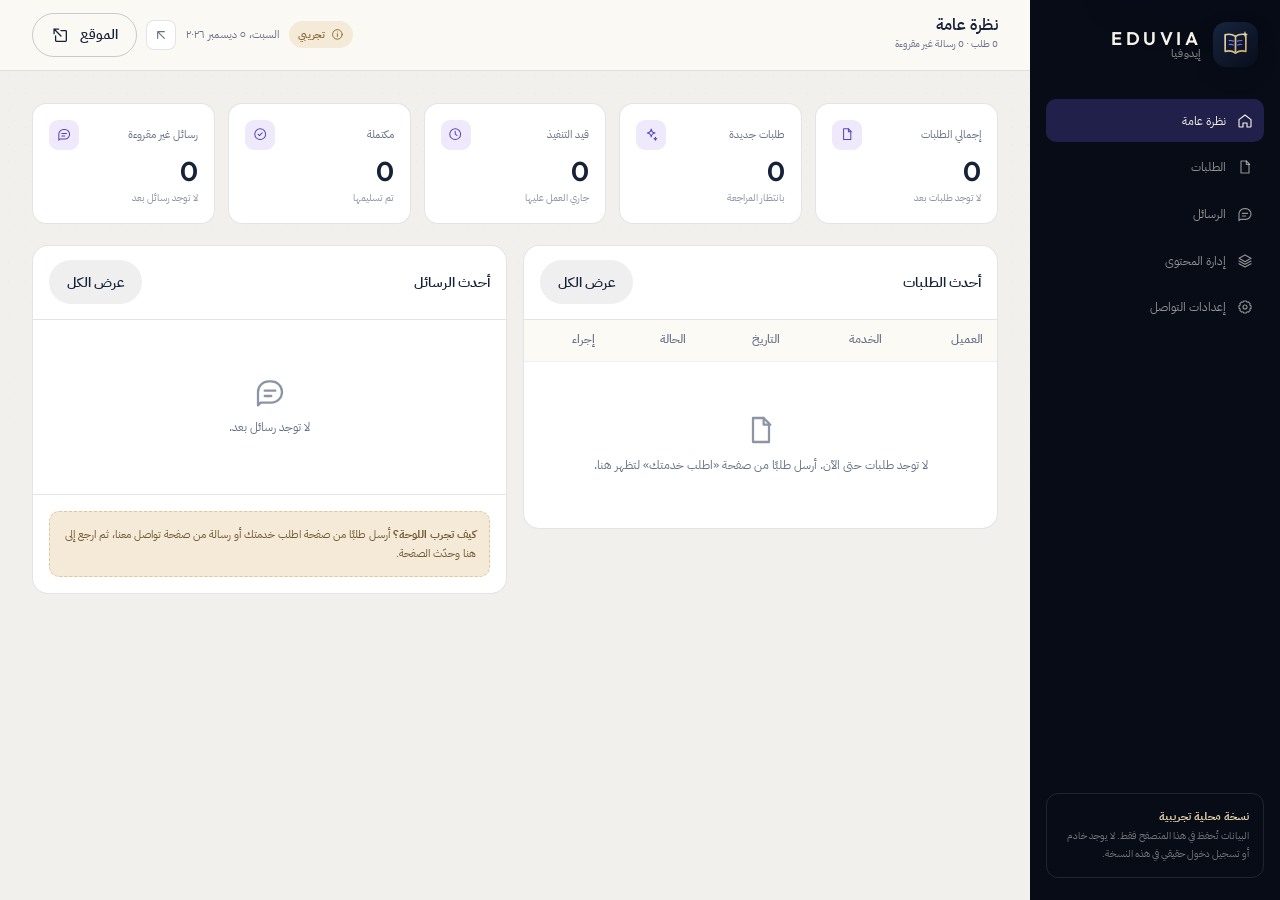
<file: EDUVIACOM/admin.html>
<!DOCTYPE html>
<html lang="ar" dir="rtl">
<head>
  <meta charset="UTF-8">
  <meta name="viewport" content="width=device-width, initial-scale=1.0">
  <script>
    document.documentElement.classList.add("js");
    window.setTimeout(function () {
      if (!window.EDUVIA) document.documentElement.classList.remove("js");
    }, 3000);
  </script>
  <title>لوحة الإدارة التجريبية | EDUVIA إيدوفيا</title>
  <meta name="description" content="لوحة إدارة محلية تجريبية لعرض الطلبات والرسائل وإدارة المحتوى في موقع إيدوفيا.">
  <meta name="robots" content="noindex, nofollow">
  <meta name="theme-color" content="#0a1220">
  <link rel="icon" type="image/svg+xml" href="assets/img/favicon.svg">
  <link rel="manifest" href="manifest.webmanifest">
  <link rel="preconnect" href="https://fonts.googleapis.com">
  <link rel="preconnect" href="https://fonts.gstatic.com" crossorigin>
  <link href="https://fonts.googleapis.com/css2?family=IBM+Plex+Sans+Arabic:wght@400;500;600;700&family=Outfit:wght@400;500;600&family=Tajawal:wght@500;600;700;800&display=swap" rel="stylesheet">
  <link rel="stylesheet" href="assets/css/base.css">
  <link rel="stylesheet" href="assets/css/components.css">
</head>
<body class="admin-body" data-page="admin">
  <a class="skip-link" href="#admin-main-content">انتقل إلى المحتوى</a>

  <div class="admin-layout">
    <aside class="admin-sidebar">
      <a class="brand" href="index.html" aria-label="إيدوفيا — الصفحة الرئيسية">
        <img class="brand__mark" src="assets/img/logo.svg" alt="" width="45" height="45">
        <span class="brand__text"><span class="brand__latin">EDUVIA</span><span class="brand__arabic">إيدوفيا</span></span>
      </a>

      <nav class="admin-nav" aria-label="أقسام لوحة التحكم">
        <button class="admin-nav__link is-active" type="button" data-admin-view="overview">
          <svg class="icon" aria-hidden="true"><use href="#i-home"></use></svg> نظرة عامة
        </button>
        <button class="admin-nav__link" type="button" data-admin-view="requests">
          <svg class="icon" aria-hidden="true"><use href="#i-file"></use></svg> الطلبات
        </button>
        <button class="admin-nav__link" type="button" data-admin-view="messages">
          <svg class="icon" aria-hidden="true"><use href="#i-message"></use></svg> الرسائل
        </button>
        <button class="admin-nav__link" type="button" data-admin-view="content">
          <svg class="icon" aria-hidden="true"><use href="#i-layers"></use></svg> إدارة المحتوى
        </button>
        <button class="admin-nav__link" type="button" data-admin-view="settings">
          <svg class="icon" aria-hidden="true"><use href="#i-settings"></use></svg> إعدادات التواصل
        </button>
      </nav>

      <div class="admin-sidebar__foot">
        <strong>نسخة محلية تجريبية</strong>
        البيانات تُحفظ في هذا المتصفح فقط. لا يوجد خادم أو تسجيل دخول حقيقي في هذه النسخة.
      </div>
    </aside>

    <main class="admin-main" id="admin-main-content">
      <header class="admin-topbar">
        <div>
          <h1 id="admin-page-title">نظرة عامة</h1>
          <p id="admin-header-note">0 طلب · 0 رسالة غير مقروءة</p>
        </div>
        <div class="admin-topbar__actions">
          <span class="admin-demo-badge"><svg class="icon" aria-hidden="true"><use href="#i-info"></use></svg> تجريبي</span>
          <span class="admin-topbar__date" id="admin-date"></span>
          <button class="icon-btn" type="button" id="refresh-dashboard" aria-label="تحديث البيانات" title="تحديث البيانات">
            <svg class="icon" aria-hidden="true"><use href="#i-arrow-up-left"></use></svg>
          </button>
          <a class="btn btn--outline btn--sm" href="index.html">
            الموقع
            <svg class="icon icon--arrow" aria-hidden="true"><use href="#i-external"></use></svg>
          </a>
        </div>
      </header>

      <div class="admin-content">
        <!-- Overview ------------------------------------------------------ -->
        <section class="admin-view is-active" data-admin-panel="overview" aria-label="نظرة عامة">
          <div class="admin-stats admin-stats--five">
            <article class="admin-stat">
              <div class="admin-stat__top">إجمالي الطلبات <span class="admin-stat__icon"><svg class="icon" aria-hidden="true"><use href="#i-file"></use></svg></span></div>
              <strong id="stat-total">0</strong>
              <small id="stat-requests-note">لا توجد طلبات بعد</small>
            </article>
            <article class="admin-stat">
              <div class="admin-stat__top">طلبات جديدة <span class="admin-stat__icon"><svg class="icon" aria-hidden="true"><use href="#i-sparkle"></use></svg></span></div>
              <strong id="stat-new">0</strong>
              <small>بانتظار المراجعة</small>
            </article>
            <article class="admin-stat">
              <div class="admin-stat__top">قيد التنفيذ <span class="admin-stat__icon"><svg class="icon" aria-hidden="true"><use href="#i-clock"></use></svg></span></div>
              <strong id="stat-progress">0</strong>
              <small>جاري العمل عليها</small>
            </article>
            <article class="admin-stat">
              <div class="admin-stat__top">مكتملة <span class="admin-stat__icon"><svg class="icon" aria-hidden="true"><use href="#i-check-circle"></use></svg></span></div>
              <strong id="stat-done">0</strong>
              <small>تم تسليمها</small>
            </article>
            <article class="admin-stat">
              <div class="admin-stat__top">رسائل غير مقروءة <span class="admin-stat__icon"><svg class="icon" aria-hidden="true"><use href="#i-message"></use></svg></span></div>
              <strong id="stat-unread">0</strong>
              <small id="stat-messages-note">لا توجد رسائل بعد</small>
            </article>
          </div>

          <div class="admin-two-col">
            <div class="admin-panel">
              <div class="admin-panel__head">
                <h3>أحدث الطلبات</h3>
                <button class="btn btn--ghost btn--sm" type="button" data-admin-view="requests">عرض الكل</button>
              </div>
              <div class="admin-table-wrap">
                <table class="admin-table">
                  <thead>
                    <tr><th>العميل</th><th>الخدمة</th><th>التاريخ</th><th>الحالة</th><th>إجراء</th></tr>
                  </thead>
                  <tbody id="recent-requests-body">
                    <tr><td colspan="5"><div class="admin-empty">لا توجد طلبات حتى الآن.</div></td></tr>
                  </tbody>
                </table>
              </div>
            </div>

            <div class="admin-panel">
              <div class="admin-panel__head">
                <h3>أحدث الرسائل</h3>
                <button class="btn btn--ghost btn--sm" type="button" data-admin-view="messages">عرض الكل</button>
              </div>
              <div class="admin-card-list" id="recent-messages">
                <div class="admin-empty">لا توجد رسائل بعد.</div>
              </div>
              <div class="admin-card-list" style="border-block-start:1px solid var(--line)">
                <div class="admin-settings__note" style="grid-column:auto">
                  <strong>كيف تجرب اللوحة؟</strong> أرسل طلبًا من صفحة <a href="request.html">اطلب خدمتك</a> أو رسالة من صفحة <a href="contact.html">تواصل معنا</a>، ثم ارجع إلى هنا وحدّث الصفحة.
                </div>
              </div>
            </div>
          </div>
        </section>

        <!-- Requests ----------------------------------------------------- -->
        <section class="admin-view" data-admin-panel="requests" aria-label="إدارة الطلبات">
          <div class="admin-view__head">
            <div>
              <h2>إدارة الطلبات</h2>
              <p>راجع الطلبات، غيّر الحالة، وصدّر البيانات بصيغة CSV.</p>
            </div>
            <button class="btn btn--navy btn--sm" type="button" id="export-requests">
              <svg class="icon" aria-hidden="true"><use href="#i-download"></use></svg>
              تصدير CSV
            </button>
          </div>

          <div class="admin-panel">
            <div class="admin-panel__head">
              <h3>كل الطلبات</h3>
              <div class="admin-toolbar">
                <div class="admin-search">
                  <svg class="icon" aria-hidden="true"><use href="#i-search"></use></svg>
                  <input type="search" id="request-search" placeholder="ابحث بالاسم أو الرقم أو المرجع" aria-label="بحث في الطلبات">
                </div>
                <select class="admin-filter" id="request-status-filter" aria-label="تصفية حسب الحالة">
                  <option value="all">كل الحالات</option>
                  <option value="new">جديد</option>
                  <option value="progress">قيد التنفيذ</option>
                  <option value="done">مكتمل</option>
                  <option value="cancelled">ملغي</option>
                </select>
              </div>
            </div>
            <div class="admin-table-wrap">
              <table class="admin-table">
                <thead>
                  <tr>
                    <th>العميل</th>
                    <th>الجوال</th>
                    <th>المرحلة</th>
                    <th>الخدمة</th>
                    <th>موعد التسليم</th>
                    <th>الحالة</th>
                    <th>إجراءات</th>
                  </tr>
                </thead>
                <tbody id="requests-body">
                  <tr><td colspan="7"><div class="admin-empty">لا توجد طلبات حتى الآن.</div></td></tr>
                </tbody>
              </table>
            </div>
          </div>
        </section>

        <!-- Messages ----------------------------------------------------- -->
        <section class="admin-view" data-admin-panel="messages" aria-label="الرسائل الواردة">
          <div class="admin-view__head">
            <div>
              <h2>الرسائل الواردة</h2>
              <p>رسائل صفحة التواصل. فتح الرسالة يعلّمها كمقروءة.</p>
            </div>
          </div>
          <div class="admin-panel">
            <div class="admin-panel__head"><h3>صندوق الرسائل</h3></div>
            <div class="admin-card-list" id="messages-list">
              <div class="admin-empty">لا توجد رسائل واردة حتى الآن.</div>
            </div>
          </div>
        </section>

        <!-- Content ------------------------------------------------------ -->
        <section class="admin-view" data-admin-panel="content" aria-label="إدارة المحتوى">
          <div class="admin-view__head">
            <div>
              <h2>إدارة المحتوى</h2>
              <p>أضف خدمات أو نماذج أعمال تظهر مباشرة في صفحات الموقع على هذا المتصفح.</p>
            </div>
          </div>

          <div class="admin-two-col">
            <div class="admin-panel">
              <div class="admin-panel__head"><h3>إضافة خدمة</h3></div>
              <form class="admin-form-grid" id="add-service-form" style="padding:1rem">
                <div class="form-group">
                  <label class="form-label" for="service-title">اسم الخدمة</label>
                  <input class="form-control" type="text" id="service-title" placeholder="مثال: تصميم بطاقات تعليمية" required>
                </div>
                <div class="form-group">
                  <label class="form-label" for="service-category">التصنيف</label>
                  <select class="form-control" id="service-category">
                    <option value="school">خدمة مدرسية</option>
                    <option value="university">خدمة جامعية</option>
                  </select>
                </div>
                <div class="form-group form-group--full">
                  <label class="form-label" for="service-description">وصف مختصر</label>
                  <textarea class="form-control" id="service-description" rows="3" placeholder="وصف من 10 أحرف على الأقل" required></textarea>
                </div>
                <div class="form-group form-group--full">
                  <button class="btn btn--primary btn--sm" type="submit">
                    <svg class="icon" aria-hidden="true"><use href="#i-plus"></use></svg>
                    إضافة الخدمة
                  </button>
                </div>
              </form>
              <div class="admin-card-list" id="services-list">
                <div class="admin-empty">لا توجد خدمات مضافة.</div>
              </div>
            </div>

            <div class="admin-panel">
              <div class="admin-panel__head"><h3>إضافة عمل للمعرض</h3></div>
              <form class="admin-form-grid" id="add-work-form" style="padding:1rem">
                <div class="form-group">
                  <label class="form-label" for="work-title">عنوان العمل</label>
                  <input class="form-control" type="text" id="work-title" placeholder="مثال: مطوية «دورة الماء»" required>
                </div>
                <div class="form-group">
                  <label class="form-label" for="work-category">التصنيف</label>
                  <select class="form-control" id="work-category">
                    <option value="brochure">مطويات</option>
                    <option value="presentation">عروض</option>
                    <option value="project">مشاريع</option>
                    <option value="worksheet">أوراق عمل</option>
                    <option value="infographic">إنفوجرافيك</option>
                    <option value="report">تقارير</option>
                    <option value="activity">أنشطة</option>
                    <option value="summary">تلخيص</option>
                  </select>
                </div>
                <div class="form-group form-group--full">
                  <label class="form-label" for="work-description">وصف العمل</label>
                  <textarea class="form-control" id="work-description" rows="3" placeholder="وصف من 8 أحرف على الأقل" required></textarea>
                </div>
                <div class="form-group form-group--full">
                  <label class="form-label" for="work-tags">وسوم (اختياري)</label>
                  <input class="form-control" type="text" id="work-tags" placeholder="مطويات|علوم|ابتدائي">
                </div>
                <div class="form-group form-group--full">
                  <button class="btn btn--primary btn--sm" type="submit">
                    <svg class="icon" aria-hidden="true"><use href="#i-plus"></use></svg>
                    إضافة العمل
                  </button>
                </div>
              </form>
              <div class="admin-card-list" id="works-list">
                <div class="admin-empty">لا توجد أعمال مضافة.</div>
              </div>
            </div>
          </div>
        </section>

        <!-- Settings ----------------------------------------------------- -->
        <section class="admin-view" data-admin-panel="settings" aria-label="إعدادات التواصل">
          <div class="admin-view__head">
            <div>
              <h2>إعدادات التواصل</h2>
              <p>عند إدخال بريد أو رقم حقيقي، تُفعّل روابط التواصل تلقائيًا في صفحات الموقع بعد إعادة التحميل.</p>
            </div>
          </div>
          <div class="admin-panel">
            <div class="admin-panel__head"><h3>بيانات التواصل والحسابات</h3></div>
            <form class="admin-settings" id="settings-form">
              <div class="form-group">
                <label class="form-label" for="settings-email">البريد الإلكتروني</label>
                <input class="form-control" type="email" id="settings-email" dir="ltr" placeholder="info@eduvia.example">
              </div>
              <div class="form-group">
                <label class="form-label" for="settings-phone">رقم الهاتف</label>
                <input class="form-control" type="tel" id="settings-phone" dir="ltr" placeholder="+966 5X XXX XXXX">
              </div>
              <div class="form-group">
                <label class="form-label" for="settings-whatsapp">رقم واتساب (بصيغة دولية)</label>
                <input class="form-control" type="tel" id="settings-whatsapp" dir="ltr" placeholder="9665XXXXXXXX">
                <span class="form-hint">اتركه فارغًا لإبقاء زر واتساب غير مفعّل.</span>
              </div>
              <div class="form-group">
                <label class="form-label" for="settings-instagram">رابط إنستغرام</label>
                <input class="form-control" type="url" id="settings-instagram" dir="ltr" placeholder="https://instagram.com/...">
              </div>
              <div class="form-group">
                <label class="form-label" for="settings-x">رابط منصة X</label>
                <input class="form-control" type="url" id="settings-x" dir="ltr" placeholder="https://x.com/...">
              </div>
              <div class="form-group">
                <label class="form-label" for="settings-tiktok">رابط تيك توك</label>
                <input class="form-control" type="url" id="settings-tiktok" dir="ltr" placeholder="https://tiktok.com/@...">
              </div>
              <p class="admin-settings__note">
                <strong>ملاحظة:</strong> هذه الإعدادات محلية لهذا المتصفح. لا تُنشر على الإنترنت، ولا تُعد بديلًا عن إعدادات الخادم الرسمية عند الإطلاق. البريد والرقم المعروضان افتراضًا تجريبيان.
              </p>
              <div class="form-group form-group--full">
                <button class="btn btn--primary btn--sm" type="submit">
                  <svg class="icon" aria-hidden="true"><use href="#i-check"></use></svg>
                  حفظ الإعدادات
                </button>
              </div>
            </form>
          </div>
        </section>
      </div>
    </main>
  </div>

  <div class="admin-modal" id="admin-modal" role="dialog" aria-modal="true" aria-hidden="true" aria-labelledby="admin-modal-title">
    <div class="admin-modal__dialog">
      <div class="admin-modal__head">
        <h3 id="admin-modal-title">تفاصيل</h3>
        <button class="icon-btn admin-modal__close" type="button" aria-label="إغلاق النافذة">
          <svg class="icon" aria-hidden="true"><use href="#i-close"></use></svg>
        </button>
      </div>
      <div id="admin-modal-body"></div>
    </div>
  </div>

  <script src="assets/js/main.js" defer></script>
  <script src="assets/js/admin.js" defer></script>
</body>
</html>
</file>
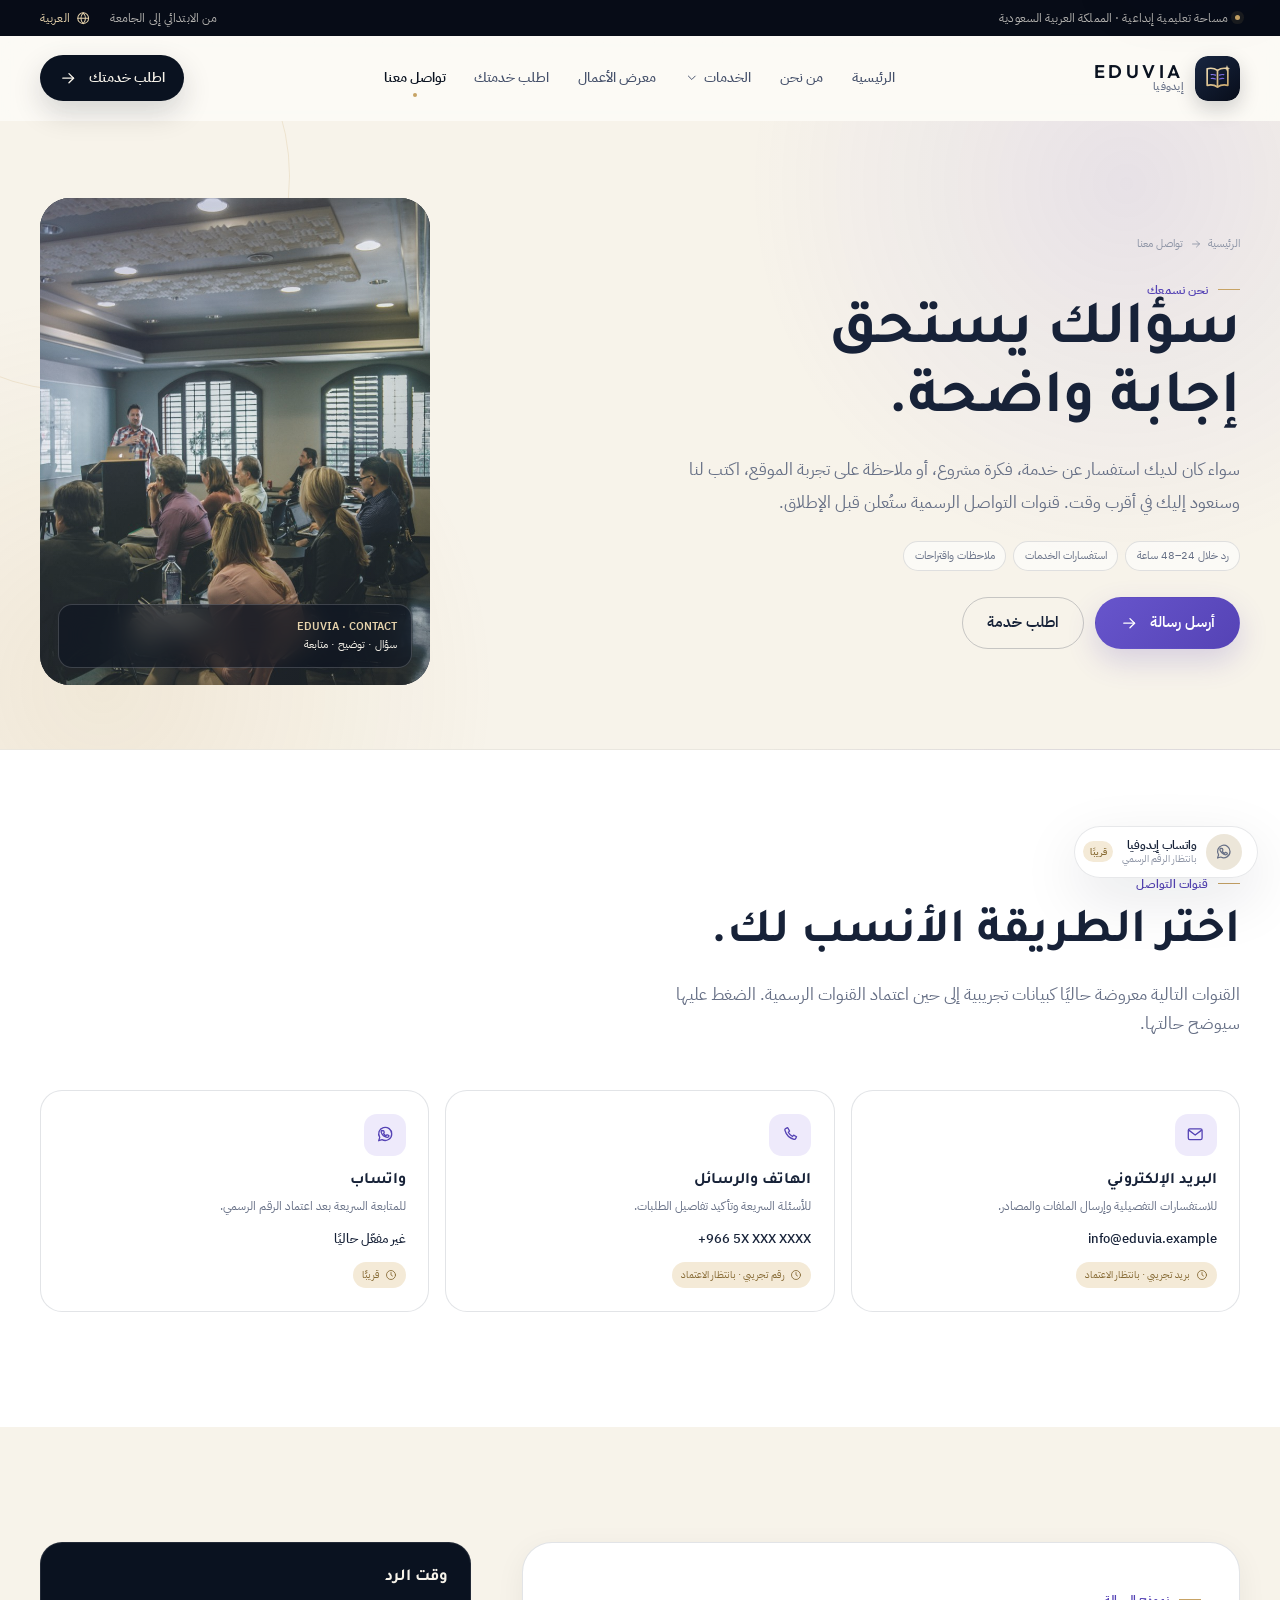
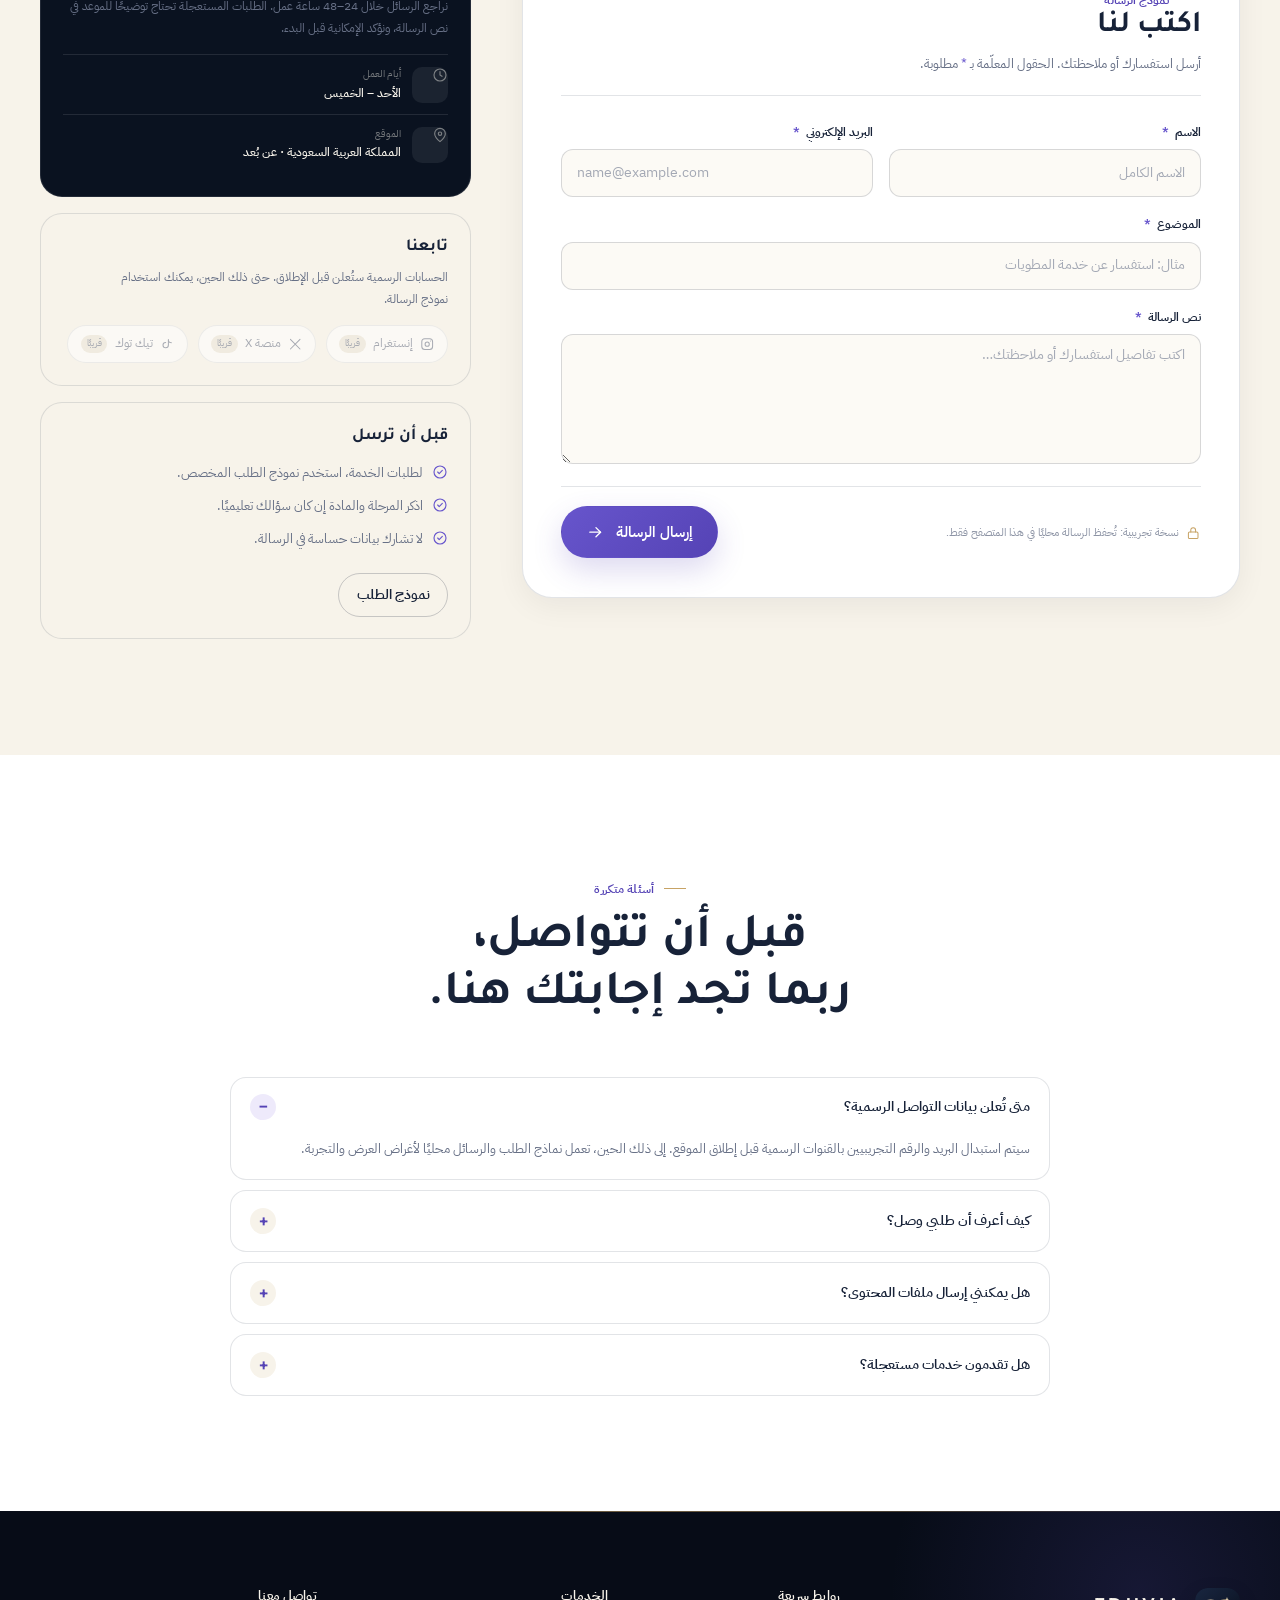
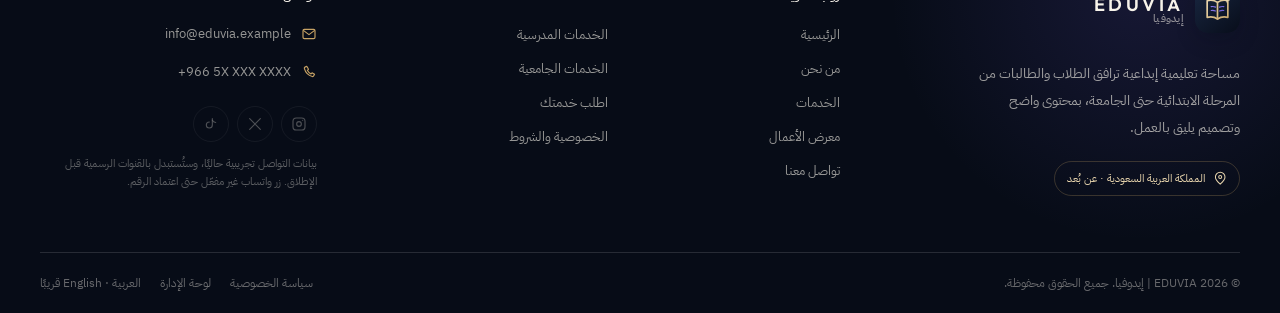
<file: EDUVIACOM/contact.html>
<!DOCTYPE html>
<html lang="ar" dir="rtl">
<head>
  <meta charset="UTF-8">
  <meta name="viewport" content="width=device-width, initial-scale=1.0">
  <script>
    document.documentElement.classList.add("js");
    window.setTimeout(function () {
      if (!window.EDUVIA) document.documentElement.classList.remove("js");
    }, 3000);
  </script>
  <title>تواصل معنا | EDUVIA إيدوفيا — قنوات التواصل والاستفسارات</title>
  <meta name="description" content="تواصل مع إيدوفيا للاستفسار عن الخدمات التعليمية والإبداعية، أو لإرسال ملاحظة. بيانات التواصل الرسمية ستُعلن قبل الإطلاق.">
  <meta name="theme-color" content="#0a1220">
  <link rel="canonical" href="https://eduvia.example/contact.html">
  <meta property="og:type" content="website">
  <meta property="og:locale" content="ar_SA">
  <meta property="og:title" content="تواصل معنا | EDUVIA إيدوفيا">
  <meta property="og:description" content="قنوات التواصل والاستفسارات في إيدوفيا، مع نموذج رسالة مباشر.">
  <meta property="og:url" content="https://eduvia.example/contact.html">
  <meta property="og:image" content="https://eduvia.example/assets/img/classroom.jpg">
  <link rel="icon" type="image/svg+xml" href="assets/img/favicon.svg">
  <link rel="manifest" href="manifest.webmanifest">
  <link rel="preconnect" href="https://fonts.googleapis.com">
  <link rel="preconnect" href="https://fonts.gstatic.com" crossorigin>
  <link href="https://fonts.googleapis.com/css2?family=IBM+Plex+Sans+Arabic:wght@400;500;600;700&family=Outfit:wght@400;500;600&family=Tajawal:wght@500;600;700;800&display=swap" rel="stylesheet">
  <link rel="stylesheet" href="assets/css/base.css">
  <link rel="stylesheet" href="assets/css/components.css">
</head>
<body data-page="contact">
  <a class="skip-link" href="#main">انتقل إلى المحتوى</a>

  <div class="topbar">
    <div class="container container--wide topbar__inner">
      <span class="topbar__note"><i class="topbar__dot"></i> مساحة تعليمية إبداعية · المملكة العربية السعودية</span>
      <div class="topbar__meta"><span>من الابتدائي إلى الجامعة</span><span class="topbar__lang"><svg class="icon" aria-hidden="true"><use href="#i-globe"></use></svg> العربية</span></div>
    </div>
  </div>

  <header class="site-header">
    <div class="container container--wide header__inner">
      <a class="brand" href="index.html" aria-label="إيدوفيا — الصفحة الرئيسية">
        <img class="brand__mark" src="assets/img/logo.svg" alt="" width="45" height="45">
        <span class="brand__text"><span class="brand__latin">EDUVIA</span><span class="brand__arabic">إيدوفيا</span></span>
      </a>
      <nav class="site-nav" id="site-nav" aria-label="التنقل الرئيسي">
        <ul class="nav-list">
          <li class="nav-item"><a class="nav-link" href="index.html">الرئيسية</a></li>
          <li class="nav-item"><a class="nav-link" href="about.html">من نحن</a></li>
          <li class="nav-item nav-item--dropdown">
            <a class="nav-link" href="services.html">الخدمات <svg class="icon" aria-hidden="true"><use href="#i-chevron"></use></svg></a>
            <div class="nav-dropdown">
              <a href="school-services.html"><span class="nav-dropdown__icon"><svg class="icon" aria-hidden="true"><use href="#i-book"></use></svg></span><span><strong>الخدمات المدرسية</strong><small>ابتدائي · متوسط · ثانوي</small></span></a>
              <a href="university-services.html"><span class="nav-dropdown__icon"><svg class="icon" aria-hidden="true"><use href="#i-university"></use></svg></span><span><strong>الخدمات الجامعية</strong><small>مشاريع · أبحاث · عروض</small></span></a>
              <a href="services.html"><span class="nav-dropdown__icon"><svg class="icon" aria-hidden="true"><use href="#i-grid"></use></svg></span><span><strong>جميع الخدمات</strong><small>14 خدمة متخصصة</small></span></a>
            </div>
          </li>
          <li class="nav-item"><a class="nav-link" href="portfolio.html">معرض الأعمال</a></li>
          <li class="nav-item"><a class="nav-link" href="request.html">اطلب خدمتك</a></li>
          <li class="nav-item"><a class="nav-link" href="contact.html" aria-current="page">تواصل معنا</a></li>
        </ul>
        <a class="btn btn--primary site-nav__cta" href="request.html">اطلب خدمتك الآن <svg class="icon icon--arrow" aria-hidden="true"><use href="#i-arrow"></use></svg></a>
      </nav>
      <div class="header__actions">
        <a class="btn btn--navy header__cta" href="request.html">اطلب خدمتك <svg class="icon icon--arrow" aria-hidden="true"><use href="#i-arrow"></use></svg></a>
        <button class="nav-toggle" type="button" aria-expanded="false" aria-controls="site-nav" aria-label="فتح القائمة">
          <svg class="icon nav-toggle__open" aria-hidden="true"><use href="#i-menu"></use></svg>
          <svg class="icon nav-toggle__close" aria-hidden="true"><use href="#i-close"></use></svg>
        </button>
      </div>
    </div>
  </header>

  <main id="main">
    <section class="page-hero">
      <div class="container container--wide page-hero__inner">
        <div class="page-hero__copy">
          <nav class="breadcrumb" aria-label="مسار الصفحة"><a href="index.html">الرئيسية</a><svg class="icon" aria-hidden="true"><use href="#i-arrow"></use></svg><span>تواصل معنا</span></nav>
          <span class="eyebrow">نحن نسمعك</span>
          <h1>سؤالك يستحق إجابة واضحة.</h1>
          <p class="page-hero__lead">سواء كان لديك استفسار عن خدمة، فكرة مشروع، أو ملاحظة على تجربة الموقع، اكتب لنا وسنعود إليك في أقرب وقت. قنوات التواصل الرسمية ستُعلن قبل الإطلاق.</p>
          <div class="page-hero__chips"><span>رد خلال 24–48 ساعة</span><span>استفسارات الخدمات</span><span>ملاحظات واقتراحات</span></div>
          <div class="page-hero__actions">
            <a class="btn btn--primary" href="#contact-form-section">أرسل رسالة <svg class="icon icon--arrow" aria-hidden="true"><use href="#i-arrow"></use></svg></a>
            <a class="btn btn--outline" href="request.html">اطلب خدمة</a>
          </div>
        </div>
        <div class="page-hero__visual reveal">
          <div class="page-hero__image">
            <img src="assets/img/classroom.jpg" alt="صف دراسي هادئ ومقاعد مرتبة" width="1400" height="900">
            <div class="page-hero__stamp"><strong>EDUVIA · CONTACT</strong><br>سؤال · توضيح · متابعة</div>
          </div>
        </div>
      </div>
    </section>

    <section class="section section--white">
      <div class="container container--wide">
        <div class="section-head reveal">
          <div class="section-head__copy">
            <span class="eyebrow">قنوات التواصل</span>
            <h2>اختر الطريقة الأنسب لك.</h2>
            <p>القنوات التالية معروضة حاليًا كبيانات تجريبية إلى حين اعتماد القنوات الرسمية. الضغط عليها سيوضح حالتها.</p>
          </div>
        </div>

        <div class="contact-grid">
          <a class="contact-card reveal" data-site-email aria-disabled="true" data-disabled-action="البريد الإلكتروني تجريبي حاليًا. سيُعلن البريد الرسمي قبل الإطلاق.">
            <span class="contact-card__icon"><svg class="icon" aria-hidden="true"><use href="#i-mail"></use></svg></span>
            <h3>البريد الإلكتروني</h3>
            <p>للاستفسارات التفصيلية وإرسال الملفات والمصادر.</p>
            <span class="contact-card__value">info@eduvia.example</span>
            <span class="contact-card__placeholder"><svg class="icon" aria-hidden="true"><use href="#i-clock"></use></svg> بريد تجريبي · بانتظار الاعتماد</span>
          </a>

          <a class="contact-card reveal" data-delay="1" data-site-phone aria-disabled="true" data-disabled-action="رقم التواصل تجريبي حاليًا. سيُعلن الرقم الرسمي قبل الإطلاق.">
            <span class="contact-card__icon"><svg class="icon" aria-hidden="true"><use href="#i-phone"></use></svg></span>
            <h3>الهاتف والرسائل</h3>
            <p>للأسئلة السريعة وتأكيد تفاصيل الطلبات.</p>
            <span class="contact-card__value">+966 5X XXX XXXX</span>
            <span class="contact-card__placeholder"><svg class="icon" aria-hidden="true"><use href="#i-clock"></use></svg> رقم تجريبي · بانتظار الاعتماد</span>
          </a>

          <a class="contact-card reveal" data-delay="2" href="#" data-whatsapp data-disabled-action="سيتم تفعيل واتساب عند إضافة رقم التواصل الرسمي." aria-disabled="true">
            <span class="contact-card__icon"><svg class="icon" aria-hidden="true"><use href="#i-whatsapp"></use></svg></span>
            <h3>واتساب</h3>
            <p>للمتابعة السريعة بعد اعتماد الرقم الرسمي.</p>
            <span class="contact-card__value">غير مفعّل حاليًا</span>
            <span class="contact-card__placeholder"><svg class="icon" aria-hidden="true"><use href="#i-clock"></use></svg> قريبًا</span>
          </a>
        </div>
      </div>
    </section>

    <section class="section section--ivory" id="contact-form-section">
      <div class="container container--wide form-layout">
        <div class="form-card reveal">
          <div class="form-card__head">
            <span class="eyebrow">نموذج الرسالة</span>
            <h2>اكتب لنا</h2>
            <p>أرسل استفسارك أو ملاحظتك. الحقول المعلّمة بـ <span class="text-accent">*</span> مطلوبة.</p>
          </div>

          <form id="contact-form" novalidate>
            <div class="form-grid">
              <div class="form-group">
                <label class="form-label" for="contact-name">الاسم <span class="req">*</span></label>
                <input class="form-control" type="text" id="contact-name" name="name" placeholder="الاسم الكامل" autocomplete="name" required>
              </div>
              <div class="form-group">
                <label class="form-label" for="contact-email">البريد الإلكتروني <span class="req">*</span></label>
                <input class="form-control" type="email" id="contact-email" name="email" placeholder="name@example.com" dir="ltr" autocomplete="email" required>
              </div>
              <div class="form-group form-group--full">
                <label class="form-label" for="contact-subject">الموضوع <span class="req">*</span></label>
                <input class="form-control" type="text" id="contact-subject" name="subject" placeholder="مثال: استفسار عن خدمة المطويات" required>
              </div>
              <div class="form-group form-group--full">
                <label class="form-label" for="contact-message">نص الرسالة <span class="req">*</span></label>
                <textarea class="form-control" id="contact-message" name="message" rows="5" placeholder="اكتب تفاصيل استفسارك أو ملاحظتك…" required></textarea>
              </div>
            </div>

            <div class="form-actions">
              <p class="form-note">
                <svg class="icon" aria-hidden="true"><use href="#i-lock"></use></svg>
                نسخة تجريبية: تُحفظ الرسالة محليًا في هذا المتصفح فقط.
              </p>
              <button class="btn btn--primary" type="submit">
                إرسال الرسالة
                <svg class="icon icon--arrow" aria-hidden="true"><use href="#i-arrow"></use></svg>
              </button>
            </div>
          </form>

          <div class="success-card" id="contact-success" role="region" aria-live="polite" tabindex="-1" hidden>
            <span class="success-card__icon"><svg class="icon" aria-hidden="true"><use href="#i-check-circle"></use></svg></span>
            <h2>وصلت رسالتك.</h2>
            <p>شكرًا لتواصلك مع إيدوفيا. سنجيب على استفسارك في أقرب وقت ممكن. إن كان لديك طلب خدمة، يمكنك إرساله مباشرة من صفحة طلب الخدمة.</p>
            <div class="btn-row" style="justify-content:center;margin-block-start:1.2rem">
              <a class="btn btn--primary" href="request.html">اطلب خدمة</a>
              <a class="btn btn--outline" href="index.html">العودة للرئيسية</a>
            </div>
          </div>
        </div>

        <aside class="form-sidebar" aria-label="معلومات التواصل">
          <div class="side-card side-card--dark reveal">
            <h3>وقت الرد</h3>
            <p>نراجع الرسائل خلال 24–48 ساعة عمل. الطلبات المستعجلة تحتاج توضيحًا للموعد في نص الرسالة، ونؤكد الإمكانية قبل البدء.</p>
            <div class="side-contact"><span class="side-contact__icon"><svg class="icon" aria-hidden="true"><use href="#i-clock"></use></svg></span><span><span>أيام العمل</span><strong>الأحد – الخميس</strong></span></div>
            <div class="side-contact"><span class="side-contact__icon"><svg class="icon" aria-hidden="true"><use href="#i-pin"></use></svg></span><span><span>الموقع</span><strong>المملكة العربية السعودية · عن بُعد</strong></span></div>
          </div>

          <div class="side-card reveal" data-delay="1">
            <h3>تابعنا</h3>
            <p>الحسابات الرسمية ستُعلن قبل الإطلاق. حتى ذلك الحين، يمكنك استخدام نموذج الرسالة.</p>
            <div class="social-grid" style="margin-block-start:0.9rem">
              <a class="social-pill" href="#" data-social="instagram" data-disabled-action="سيتم تفعيل إنستغرام عند اعتماد الحساب الرسمي." aria-disabled="true"><svg class="icon" aria-hidden="true"><use href="#i-instagram"></use></svg> إنستغرام <span class="social-pill__soon">قريبًا</span></a>
              <a class="social-pill" href="#" data-social="x" data-disabled-action="سيتم تفعيل منصة X عند اعتماد الحساب الرسمي." aria-disabled="true"><svg class="icon" aria-hidden="true"><use href="#i-x"></use></svg> منصة X <span class="social-pill__soon">قريبًا</span></a>
              <a class="social-pill" href="#" data-social="tiktok" data-disabled-action="سيتم تفعيل تيك توك عند اعتماد الحساب الرسمي." aria-disabled="true"><svg class="icon" aria-hidden="true"><use href="#i-tiktok"></use></svg> تيك توك <span class="social-pill__soon">قريبًا</span></a>
            </div>
          </div>

          <div class="side-card reveal" data-delay="2">
            <h3>قبل أن ترسل</h3>
            <ul class="mini-list" style="margin-block-start:0.7rem">
              <li><svg class="icon" aria-hidden="true"><use href="#i-check-circle"></use></svg> لطلبات الخدمة، استخدم نموذج الطلب المخصص.</li>
              <li><svg class="icon" aria-hidden="true"><use href="#i-check-circle"></use></svg> اذكر المرحلة والمادة إن كان سؤالك تعليميًا.</li>
              <li><svg class="icon" aria-hidden="true"><use href="#i-check-circle"></use></svg> لا تشارك بيانات حساسة في الرسالة.</li>
            </ul>
            <div class="btn-row" style="margin-block-start:1rem">
              <a class="btn btn--outline btn--sm" href="request.html">نموذج الطلب</a>
            </div>
          </div>
        </aside>
      </div>
    </section>

    <section class="section section--white">
      <div class="container container--wide">
        <div class="section-head section-head--center reveal">
          <div class="section-head__copy">
            <span class="eyebrow">أسئلة متكررة</span>
            <h2>قبل أن تتواصل، ربما تجد إجابتك هنا.</h2>
          </div>
        </div>
        <div class="faq" style="max-width:820px;margin-inline:auto">
          <details class="faq__item" open>
            <summary>متى تُعلن بيانات التواصل الرسمية؟</summary>
            <div class="faq__answer">سيتم استبدال البريد والرقم التجريبيين بالقنوات الرسمية قبل إطلاق الموقع. إلى ذلك الحين، تعمل نماذج الطلب والرسائل محليًا لأغراض العرض والتجربة.</div>
          </details>
          <details class="faq__item">
            <summary>كيف أعرف أن طلبي وصل؟</summary>
            <div class="faq__answer">بعد إرسال نموذج الطلب ستظهر لك رسالة تأكيد تحتوي رقم الطلب والملخص. احتفظ بالرقم للمتابعة.</div>
          </details>
          <details class="faq__item">
            <summary>هل يمكنني إرسال ملفات المحتوى؟</summary>
            <div class="faq__answer">نعم، بعد تأكيد الطلب نحدد القناة المناسبة لإرسال الملفات (نص، صور، مصادر، أو عرض سابق). لا تُرسل ملفات كبيرة قبل الاتفاق.</div>
          </details>
          <details class="faq__item">
            <summary>هل تقدمون خدمات مستعجلة؟</summary>
            <div class="faq__answer">حسب الجدول المتاح ونوع الخدمة. اذكر الموعد المطلوب في الطلب، وسنؤكد إمكانية التنفيذ قبل البدء، دون وعود غير واقعية.</div>
          </details>
        </div>
      </div>
    </section>
  </main>

  <footer class="site-footer">
    <div class="container container--wide">
      <div class="footer__top">
        <div class="footer__col footer__brand">
          <a class="brand" href="index.html" aria-label="إيدوفيا — الصفحة الرئيسية">
            <img class="brand__mark" src="assets/img/logo.svg" alt="" width="45" height="45" loading="lazy">
            <span class="brand__text"><span class="brand__latin">EDUVIA</span><span class="brand__arabic">إيدوفيا</span></span>
          </a>
          <p class="footer__about">مساحة تعليمية إبداعية ترافق الطلاب والطالبات من المرحلة الابتدائية حتى الجامعة، بمحتوى واضح وتصميم يليق بالعمل.</p>
          <span class="footer__badge"><svg class="icon" aria-hidden="true"><use href="#i-pin"></use></svg> المملكة العربية السعودية · عن بُعد</span>
        </div>
        <div class="footer__col"><h3 class="footer__title">روابط سريعة</h3><div class="footer__links"><a href="index.html">الرئيسية</a><a href="about.html">من نحن</a><a href="services.html">الخدمات</a><a href="portfolio.html">معرض الأعمال</a><a href="contact.html">تواصل معنا</a></div></div>
        <div class="footer__col"><h3 class="footer__title">الخدمات</h3><div class="footer__links"><a href="school-services.html">الخدمات المدرسية</a><a href="university-services.html">الخدمات الجامعية</a><a href="request.html">اطلب خدمتك</a><a href="privacy.html">الخصوصية والشروط</a></div></div>
        <div class="footer__col footer__col--contact">
          <h3 class="footer__title">تواصل معنا</h3>
          <div class="footer__contact">
            <a class="footer__contact-item" data-site-email aria-disabled="true"><svg class="icon" aria-hidden="true"><use href="#i-mail"></use></svg><span>info@eduvia.example</span></a>
            <a class="footer__contact-item" data-site-phone aria-disabled="true"><svg class="icon" aria-hidden="true"><use href="#i-phone"></use></svg><span dir="ltr">+966 5X XXX XXXX</span></a>
          </div>
          <div class="footer__socials">
            <a class="social-btn" href="#" data-social="instagram" data-disabled-action="سيتم تفعيل إنستغرام عند اعتماد الحساب الرسمي." aria-disabled="true" aria-label="إنستغرام — قريبًا"><svg class="icon" aria-hidden="true"><use href="#i-instagram"></use></svg></a>
            <a class="social-btn" href="#" data-social="x" data-disabled-action="سيتم تفعيل منصة X عند اعتماد الحساب الرسمي." aria-disabled="true" aria-label="منصة X — قريبًا"><svg class="icon" aria-hidden="true"><use href="#i-x"></use></svg></a>
            <a class="social-btn" href="#" data-social="tiktok" data-disabled-action="سيتم تفعيل تيك توك عند اعتماد الحساب الرسمي." aria-disabled="true" aria-label="تيك توك — قريبًا"><svg class="icon" aria-hidden="true"><use href="#i-tiktok"></use></svg></a>
          </div>
          <p class="footer__note">بيانات التواصل تجريبية حاليًا، وستُستبدل بالقنوات الرسمية قبل الإطلاق. زر واتساب غير مفعّل حتى اعتماد الرقم.</p>
        </div>
      </div>
      <div class="footer__bottom">
        <span>© <span data-current-year>2026</span> EDUVIA | إيدوفيا. جميع الحقوق محفوظة.</span>
        <div class="footer__bottom-links"><a href="privacy.html">سياسة الخصوصية</a><a href="admin.html">لوحة الإدارة</a><span>العربية · English قريبًا</span></div>
      </div>
    </div>
  </footer>

  <a class="whatsapp-fab" href="#" data-whatsapp data-disabled-action="سيتم تفعيل واتساب عند إضافة رقم التواصل الرسمي." aria-disabled="true" aria-label="واتساب — غير مفعّل حاليًا">
    <span class="whatsapp-fab__icon"><svg class="icon" aria-hidden="true"><use href="#i-whatsapp"></use></svg></span>
    <span class="whatsapp-fab__text"><strong>واتساب إيدوفيا</strong><small>بانتظار الرقم الرسمي</small></span>
    <span class="whatsapp-fab__soon">قريبًا</span>
  </a>

  <script src="assets/js/main.js" defer></script>
</body>
</html>
</file>
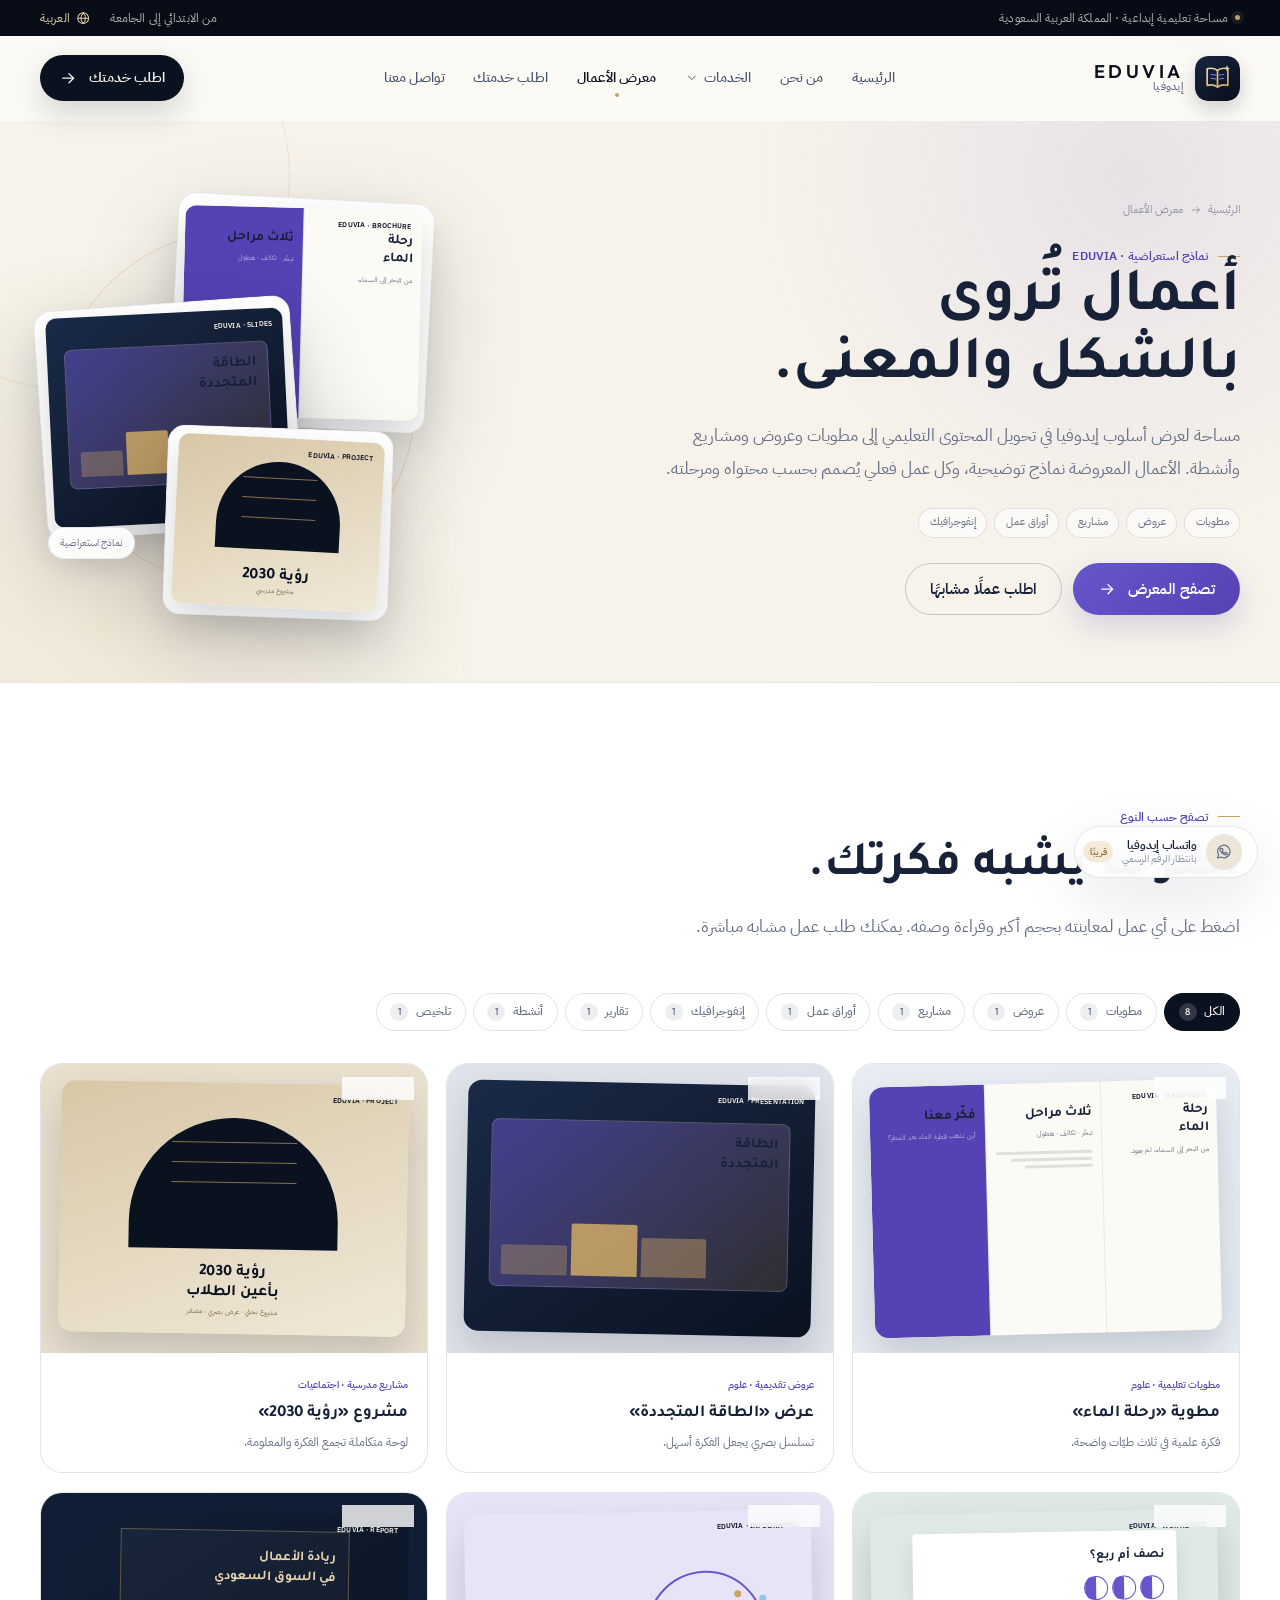
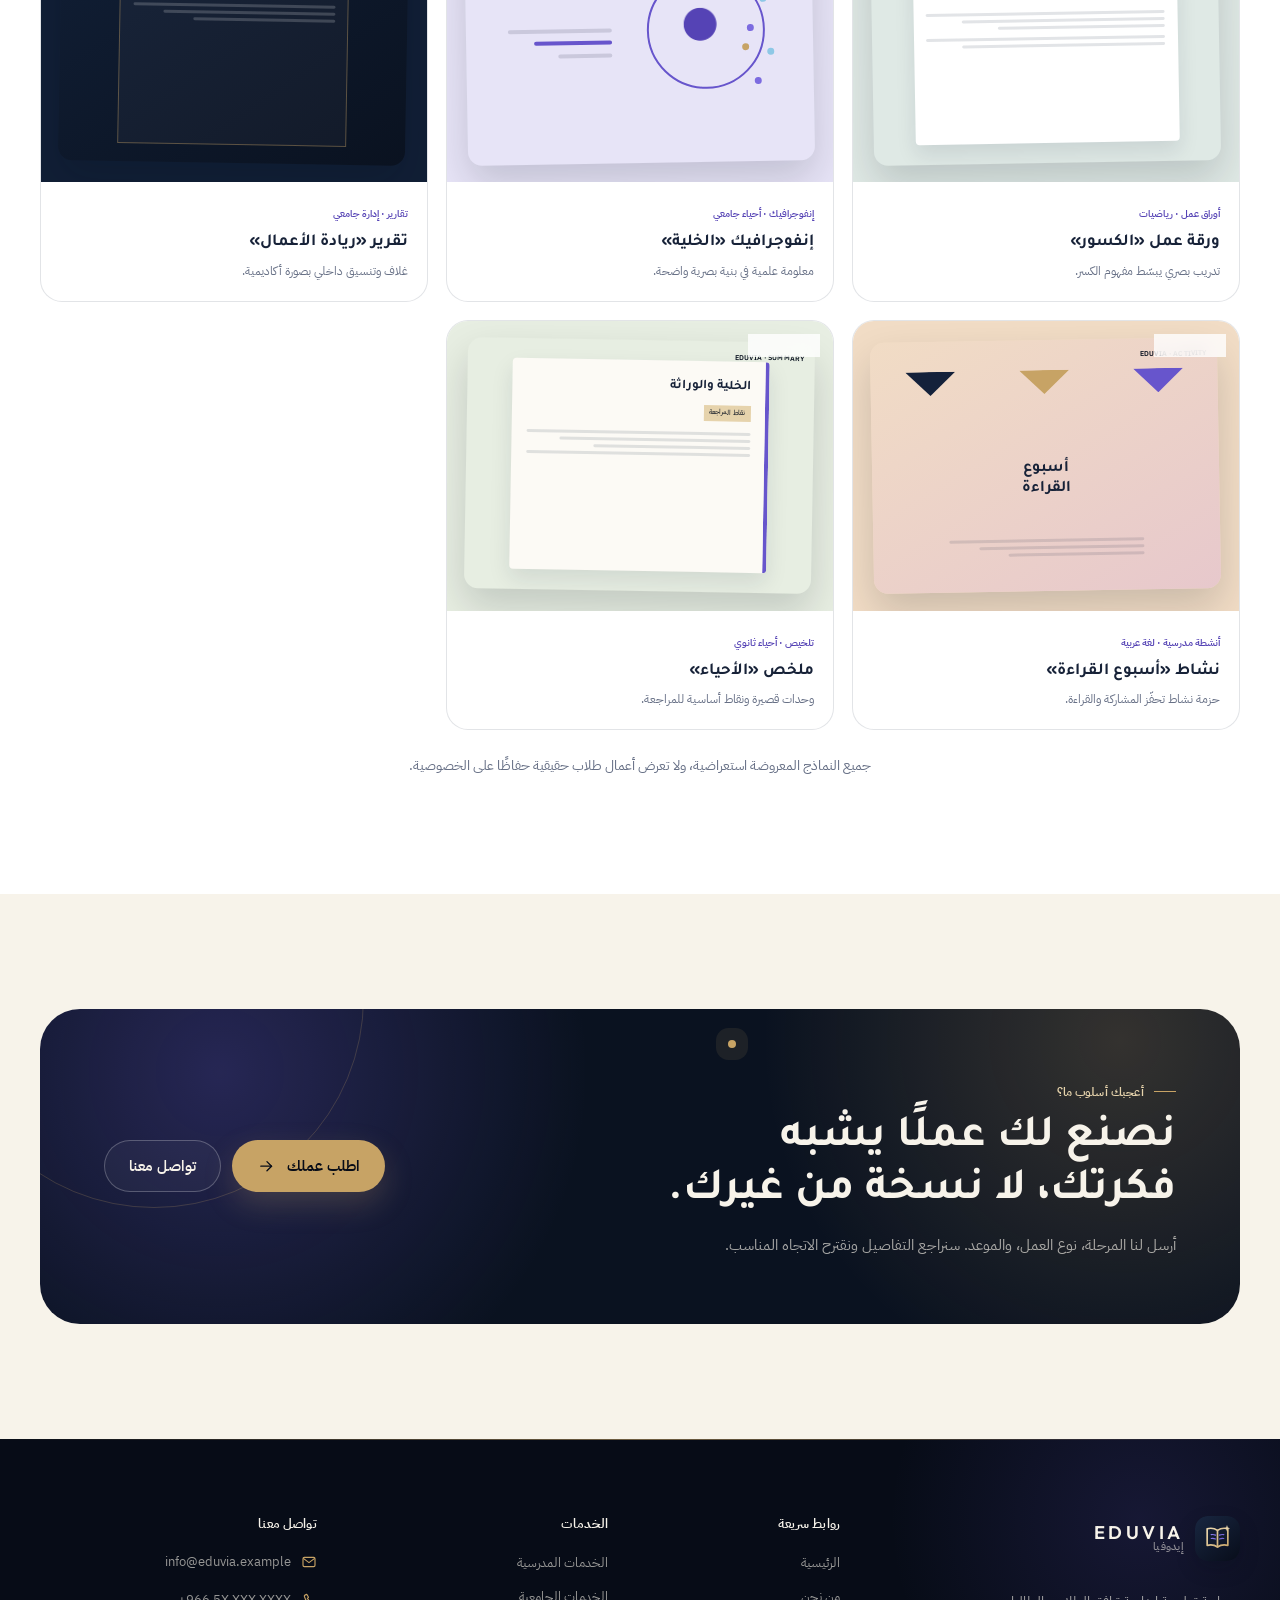
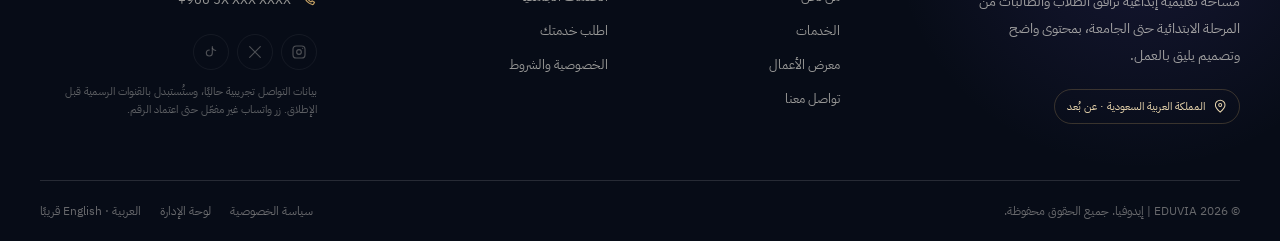
<file: EDUVIACOM/portfolio.html>
<!DOCTYPE html>
<html lang="ar" dir="rtl">
<head>
  <meta charset="UTF-8">
  <meta name="viewport" content="width=device-width, initial-scale=1.0">
  <script>
    document.documentElement.classList.add("js");
    window.setTimeout(function () {
      if (!window.EDUVIA) document.documentElement.classList.remove("js");
    }, 3000);
  </script>
  <title>معرض الأعمال | EDUVIA إيدوفيا — نماذج تعليمية وإبداعية</title>
  <meta name="description" content="معرض أعمال إيدوفيا: نماذج استعراضية للمطويات، العروض التقديمية، المشاريع المدرسية، أوراق العمل، الإنفوجرافيك والتقارير الجامعية.">
  <meta name="theme-color" content="#0a1220">
  <link rel="canonical" href="https://eduvia.example/portfolio.html">
  <meta property="og:type" content="website">
  <meta property="og:locale" content="ar_SA">
  <meta property="og:title" content="معرض الأعمال | EDUVIA إيدوفيا">
  <meta property="og:description" content="نماذج تعرض أسلوب إيدوفيا في المطويات والعروض والمشاريع والأنشطة.">
  <meta property="og:url" content="https://eduvia.example/portfolio.html">
  <meta property="og:image" content="https://eduvia.example/assets/img/school-services.jpg">
  <link rel="icon" type="image/svg+xml" href="assets/img/favicon.svg">
  <link rel="manifest" href="manifest.webmanifest">
  <link rel="preconnect" href="https://fonts.googleapis.com">
  <link rel="preconnect" href="https://fonts.gstatic.com" crossorigin>
  <link href="https://fonts.googleapis.com/css2?family=IBM+Plex+Sans+Arabic:wght@400;500;600;700&family=Outfit:wght@400;500;600&family=Tajawal:wght@500;600;700;800&display=swap" rel="stylesheet">
  <link rel="stylesheet" href="assets/css/base.css">
  <link rel="stylesheet" href="assets/css/components.css">
</head>
<body data-page="portfolio">
  <a class="skip-link" href="#main">انتقل إلى المحتوى</a>

  <div class="topbar">
    <div class="container container--wide topbar__inner">
      <span class="topbar__note"><i class="topbar__dot"></i> مساحة تعليمية إبداعية · المملكة العربية السعودية</span>
      <div class="topbar__meta"><span>من الابتدائي إلى الجامعة</span><span class="topbar__lang"><svg class="icon" aria-hidden="true"><use href="#i-globe"></use></svg> العربية</span></div>
    </div>
  </div>

  <header class="site-header">
    <div class="container container--wide header__inner">
      <a class="brand" href="index.html" aria-label="إيدوفيا — الصفحة الرئيسية">
        <img class="brand__mark" src="assets/img/logo.svg" alt="" width="45" height="45">
        <span class="brand__text"><span class="brand__latin">EDUVIA</span><span class="brand__arabic">إيدوفيا</span></span>
      </a>
      <nav class="site-nav" id="site-nav" aria-label="التنقل الرئيسي">
        <ul class="nav-list">
          <li class="nav-item"><a class="nav-link" href="index.html">الرئيسية</a></li>
          <li class="nav-item"><a class="nav-link" href="about.html">من نحن</a></li>
          <li class="nav-item nav-item--dropdown">
            <a class="nav-link" href="services.html">الخدمات <svg class="icon" aria-hidden="true"><use href="#i-chevron"></use></svg></a>
            <div class="nav-dropdown">
              <a href="school-services.html"><span class="nav-dropdown__icon"><svg class="icon" aria-hidden="true"><use href="#i-book"></use></svg></span><span><strong>الخدمات المدرسية</strong><small>ابتدائي · متوسط · ثانوي</small></span></a>
              <a href="university-services.html"><span class="nav-dropdown__icon"><svg class="icon" aria-hidden="true"><use href="#i-university"></use></svg></span><span><strong>الخدمات الجامعية</strong><small>مشاريع · أبحاث · عروض</small></span></a>
              <a href="services.html"><span class="nav-dropdown__icon"><svg class="icon" aria-hidden="true"><use href="#i-grid"></use></svg></span><span><strong>جميع الخدمات</strong><small>14 خدمة متخصصة</small></span></a>
            </div>
          </li>
          <li class="nav-item"><a class="nav-link" href="portfolio.html" aria-current="page">معرض الأعمال</a></li>
          <li class="nav-item"><a class="nav-link" href="request.html">اطلب خدمتك</a></li>
          <li class="nav-item"><a class="nav-link" href="contact.html">تواصل معنا</a></li>
        </ul>
        <a class="btn btn--primary site-nav__cta" href="request.html">اطلب خدمتك الآن <svg class="icon icon--arrow" aria-hidden="true"><use href="#i-arrow"></use></svg></a>
      </nav>
      <div class="header__actions">
        <a class="btn btn--navy header__cta" href="request.html">اطلب خدمتك <svg class="icon icon--arrow" aria-hidden="true"><use href="#i-arrow"></use></svg></a>
        <button class="nav-toggle" type="button" aria-expanded="false" aria-controls="site-nav" aria-label="فتح القائمة">
          <svg class="icon nav-toggle__open" aria-hidden="true"><use href="#i-menu"></use></svg>
          <svg class="icon nav-toggle__close" aria-hidden="true"><use href="#i-close"></use></svg>
        </button>
      </div>
    </div>
  </header>

  <main id="main">
    <section class="page-hero">
      <div class="container container--wide page-hero__inner">
        <div class="page-hero__copy">
          <nav class="breadcrumb" aria-label="مسار الصفحة"><a href="index.html">الرئيسية</a><svg class="icon" aria-hidden="true"><use href="#i-arrow"></use></svg><span>معرض الأعمال</span></nav>
          <span class="eyebrow">نماذج استعراضية · EDUVIA</span>
          <h1>أعمال تُروى بالشكل والمعنى.</h1>
          <p class="page-hero__lead">مساحة لعرض أسلوب إيدوفيا في تحويل المحتوى التعليمي إلى مطويات وعروض ومشاريع وأنشطة. الأعمال المعروضة نماذج توضيحية، وكل عمل فعلي يُصمم بحسب محتواه ومرحلته.</p>
          <div class="page-hero__chips"><span>مطويات</span><span>عروض</span><span>مشاريع</span><span>أوراق عمل</span><span>إنفوجرافيك</span></div>
          <div class="page-hero__actions">
            <a class="btn btn--primary" href="#works-grid">تصفح المعرض <svg class="icon icon--arrow" aria-hidden="true"><use href="#i-arrow"></use></svg></a>
            <a class="btn btn--outline" href="request.html">اطلب عملًا مشابهًا</a>
          </div>
        </div>
        <div class="page-hero__visual">
          <div class="hero-collage" aria-hidden="true">
            <div class="hero-collage__card hero-collage__card--one">
              <div class="mockup mockup--brochure">
                <span class="mockup__label">EDUVIA · BROCHURE</span>
                <div class="mockup__panel"><h4>رحلة<br>الماء</h4><span class="mockup__orb"></span><p>من البحر إلى السماء.</p></div>
                <div class="mockup__panel"><h4>ثلاث مراحل</h4><p>تبخّر · تكاثف · هطول</p></div>
              </div>
            </div>
            <div class="hero-collage__card hero-collage__card--two">
              <div class="mockup mockup--slides">
                <span class="mockup__label">EDUVIA · SLIDES</span>
                <div class="mockup__screen"><h4>الطاقة<br>المتجددة</h4><div class="mockup__bars"><span></span><span></span><span></span><span></span></div></div>
              </div>
            </div>
            <div class="hero-collage__card hero-collage__card--three">
              <div class="mockup mockup--poster">
                <span class="mockup__label">EDUVIA · PROJECT</span>
                <div class="mockup__arch"></div>
                <h4>رؤية 2030</h4>
                <small>مشروع مدرسي</small>
              </div>
            </div>
            <span class="hero-collage__badge">نماذج استعراضية</span>
          </div>
        </div>
      </div>
    </section>

    <section class="section section--white">
      <div class="container container--wide">
        <div class="section-head reveal">
          <div class="section-head__copy">
            <span class="eyebrow">تصفح حسب النوع</span>
            <h2>اختر ما يشبه فكرتك.</h2>
            <p>اضغط على أي عمل لمعاينته بحجم أكبر وقراءة وصفه. يمكنك طلب عمل مشابه مباشرة.</p>
          </div>
        </div>

        <div class="filter-bar reveal" data-filter-group="#works-grid" aria-label="تصفية الأعمال">
          <button class="filter-btn" type="button" data-filter="all" aria-pressed="true">الكل <span class="filter-count" data-count>8</span></button>
          <button class="filter-btn" type="button" data-filter="brochure" aria-pressed="false">مطويات <span class="filter-count" data-count>1</span></button>
          <button class="filter-btn" type="button" data-filter="presentation" aria-pressed="false">عروض <span class="filter-count" data-count>1</span></button>
          <button class="filter-btn" type="button" data-filter="project" aria-pressed="false">مشاريع <span class="filter-count" data-count>1</span></button>
          <button class="filter-btn" type="button" data-filter="worksheet" aria-pressed="false">أوراق عمل <span class="filter-count" data-count>1</span></button>
          <button class="filter-btn" type="button" data-filter="infographic" aria-pressed="false">إنفوجرافيك <span class="filter-count" data-count>1</span></button>
          <button class="filter-btn" type="button" data-filter="report" aria-pressed="false">تقارير <span class="filter-count" data-count>1</span></button>
          <button class="filter-btn" type="button" data-filter="activity" aria-pressed="false">أنشطة <span class="filter-count" data-count>1</span></button>
          <button class="filter-btn" type="button" data-filter="summary" aria-pressed="false">تلخيص <span class="filter-count" data-count>1</span></button>
        </div>

        <div class="works-grid" id="works-grid" data-custom-works>
          <article class="work-card reveal" data-work-card data-category="brochure" data-title="مطوية «رحلة الماء»" data-cat="مطويات تعليمية · علوم" data-desc="نموذج استعراضي لمطوية ثلاثية الطيّات تحوّل دورة الماء إلى رحلة بصرية واضحة. صُممت لتُطبع على ورق A4 وتُستخدم في الصف أو للمراجعة المنزلية." data-tags="مطويات|علوم|ابتدائي" data-cta="request.html?service=brochure">
            <div class="work-card__visual" style="--art-bg:#e8edf4">
              <span class="work-card__badge">نموذج استعراضي</span>
              <div class="mockup mockup--brochure"><span class="mockup__label">EDUVIA · BROCHURE</span><div class="mockup__panel"><h4>رحلة<br>الماء</h4><span class="mockup__orb"></span><p>من البحر إلى السماء، ثم يعود.</p></div><div class="mockup__panel"><h4>ثلاث مراحل</h4><p>تبخّر · تكاثف · هطول</p><div class="mockup__lines"><i></i><i></i><i></i></div></div><div class="mockup__panel"><h4>فكّر معنا</h4><p>أين تذهب قطرة الماء بعد المطر؟</p></div></div>
            </div>
            <div class="work-card__body"><span class="work-card__cat">مطويات تعليمية · علوم</span><h3>مطوية «رحلة الماء»</h3><p>فكرة علمية في ثلاث طيّات واضحة.</p></div>
            <button class="work-card__open" type="button" aria-label="معاينة مطوية رحلة الماء"></button>
          </article>

          <article class="work-card reveal" data-delay="1" data-work-card data-category="presentation" data-title="عرض «الطاقة المتجددة»" data-cat="عروض تقديمية · علوم" data-desc="نموذج استعراضي لعرض تقديمي بأسلوب داكن أنيق. يوزّع المعلومة على شرائح قليلة العناصر، مع رسم بياني بسيط يساعد على شرح المقارنة بين مصادر الطاقة." data-tags="PowerPoint|عروض|متوسط" data-cta="request.html?service=presentation">
            <div class="work-card__visual" style="--art-bg:#dfe3ec">
              <span class="work-card__badge">نموذج استعراضي</span>
              <div class="mockup mockup--slides"><span class="mockup__label">EDUVIA · PRESENTATION</span><div class="mockup__screen"><h4>الطاقة<br>المتجددة</h4><div class="mockup__bars"><span></span><span></span><span></span><span></span></div></div></div>
            </div>
            <div class="work-card__body"><span class="work-card__cat">عروض تقديمية · علوم</span><h3>عرض «الطاقة المتجددة»</h3><p>تسلسل بصري يجعل الفكرة أسهل.</p></div>
            <button class="work-card__open" type="button" aria-label="معاينة عرض الطاقة المتجددة"></button>
          </article>

          <article class="work-card reveal" data-delay="2" data-work-card data-category="project" data-title="مشروع «رؤية 2030»" data-cat="مشاريع مدرسية · اجتماعيات" data-desc="نموذج استعراضي لمشروع مدرسي بهوية بصرية مستوحاة من الهوية السعودية. يجمع بين لوحة العرض، المحتوى المختصر، والمصادر في إخراج واحد متناسق." data-tags="مشاريع|اجتماعيات|ثانوي" data-cta="request.html?service=school-projects">
            <div class="work-card__visual" style="--art-bg:#e9dfcf">
              <span class="work-card__badge">نموذج استعراضي</span>
              <div class="mockup mockup--poster"><span class="mockup__label">EDUVIA · PROJECT</span><div class="mockup__arch"></div><h4>رؤية 2030<br>بأعين الطلاب</h4><small>مشروع بحثي · عرض بصري · مصادر</small></div>
            </div>
            <div class="work-card__body"><span class="work-card__cat">مشاريع مدرسية · اجتماعيات</span><h3>مشروع «رؤية 2030»</h3><p>لوحة متكاملة تجمع الفكرة والمعلومة.</p></div>
            <button class="work-card__open" type="button" aria-label="معاينة مشروع رؤية 2030"></button>
          </article>

          <article class="work-card reveal" data-work-card data-category="worksheet" data-title="ورقة عمل «الكسور»" data-cat="أوراق عمل · رياضيات" data-desc="نموذج استعراضي لورقة عمل متدرجة المستوى في الكسور، مع تمارين بصرية ومساحات كتابة مريحة، ومناسبة للطباعة على ورقة واحدة." data-tags="أوراق عمل|رياضيات|ابتدائي" data-cta="request.html?service=worksheets">
            <div class="work-card__visual" style="--art-bg:#dfe9e5">
              <span class="work-card__badge">نموذج استعراضي</span>
              <div class="mockup mockup--worksheet"><span class="mockup__label">EDUVIA · WORKSHEET</span><div class="mockup__paper"><h4>نصف أم ربع؟</h4><div class="mockup__fractions"><span></span><span></span><span></span></div><div class="mockup__lines"><i></i><i></i><i></i></div><div class="mockup__lines" style="margin-top:8px"><i></i><i></i></div></div></div>
            </div>
            <div class="work-card__body"><span class="work-card__cat">أوراق عمل · رياضيات</span><h3>ورقة عمل «الكسور»</h3><p>تدريب بصري يبسّط مفهوم الكسر.</p></div>
            <button class="work-card__open" type="button" aria-label="معاينة ورقة عمل الكسور"></button>
          </article>

          <article class="work-card reveal" data-delay="1" data-work-card data-category="infographic" data-title="إنفوجرافيك «الخلية»" data-cat="إنفوجرافيك · أحياء جامعي" data-desc="نموذج استعراضي لإنفوجرافيك علمي يشرح أجزاء الخلية بصريًا، مع مساحة للمصطلحات والمقارنة بين الأنواع. مناسب للعرض أو التقرير الجامعي." data-tags="إنفوجرافيك|أحياء|جامعي" data-cta="request.html?service=infographic">
            <div class="work-card__visual" style="--art-bg:#e7e4f7">
              <span class="work-card__badge">نموذج استعراضي</span>
              <div class="mockup mockup--infographic"><span class="mockup__label">EDUVIA · INFOGRAPHIC</span><div class="mockup__cell"></div><div class="mockup__stats"><span></span><span></span><span></span></div></div>
            </div>
            <div class="work-card__body"><span class="work-card__cat">إنفوجرافيك · أحياء جامعي</span><h3>إنفوجرافيك «الخلية»</h3><p>معلومة علمية في بنية بصرية واضحة.</p></div>
            <button class="work-card__open" type="button" aria-label="معاينة إنفوجرافيك الخلية"></button>
          </article>

          <article class="work-card reveal" data-delay="2" data-work-card data-category="report" data-title="تقرير «ريادة الأعمال»" data-cat="تقارير · إدارة جامعي" data-desc="نموذج استعراضي لتقرير جامعي بغلاف أنيق وتنسيق داخلي موحد. يوضح العناوين والجداول والمراجع بطريقة تسهّل القراءة والمراجعة." data-tags="تقارير|إدارة|جامعي" data-cta="request.html?service=research-formatting">
            <div class="work-card__visual" style="--art-bg:#111f36">
              <span class="work-card__badge">نموذج استعراضي</span>
              <div class="mockup mockup--report"><span class="mockup__label">EDUVIA · REPORT</span><div class="mockup__cover"><h4>ريادة الأعمال<br>في السوق السعودي</h4><div class="mockup__lines"><i></i><i></i><i></i></div></div></div>
            </div>
            <div class="work-card__body"><span class="work-card__cat">تقارير · إدارة جامعي</span><h3>تقرير «ريادة الأعمال»</h3><p>غلاف وتنسيق داخلي بصورة أكاديمية.</p></div>
            <button class="work-card__open" type="button" aria-label="معاينة تقرير ريادة الأعمال"></button>
          </article>

          <article class="work-card reveal" data-work-card data-category="activity" data-title="نشاط «أسبوع القراءة»" data-cat="أنشطة مدرسية · لغة عربية" data-desc="نموذج استعراضي لحزمة نشاط مدرسي تشمل لوحة إعلانية، بطاقات مشاركة، ونشاطًا صفيًا قصيرًا لتشجيع القراءة." data-tags="أنشطة|لغة عربية|ابتدائي" data-cta="request.html?service=activities">
            <div class="work-card__visual" style="--art-bg:#f1dcc5">
              <span class="work-card__badge">نموذج استعراضي</span>
              <div class="mockup mockup--activity"><span class="mockup__label">EDUVIA · ACTIVITY</span><div class="mockup__bunting"><span></span><span></span><span></span></div><h4>أسبوع<br>القراءة</h4><div class="mockup__lines"><i></i><i></i><i></i></div></div>
            </div>
            <div class="work-card__body"><span class="work-card__cat">أنشطة مدرسية · لغة عربية</span><h3>نشاط «أسبوع القراءة»</h3><p>حزمة نشاط تحفّز المشاركة والقراءة.</p></div>
            <button class="work-card__open" type="button" aria-label="معاينة نشاط أسبوع القراءة"></button>
          </article>

          <article class="work-card reveal" data-delay="1" data-work-card data-category="summary" data-title="ملخص «الأحياء»" data-cat="تلخيص · أحياء ثانوي" data-desc="نموذج استعراضي لملخص منهج مرتب في وحدات قصيرة، مع إبراز المصطلحات والنقاط الأساسية لتسهيل المراجعة قبل الاختبار." data-tags="تلخيص|أحياء|ثانوي" data-cta="request.html?service=summaries">
            <div class="work-card__visual" style="--art-bg:#e7eee2">
              <span class="work-card__badge">نموذج استعراضي</span>
              <div class="mockup mockup--summary"><span class="mockup__label">EDUVIA · SUMMARY</span><div class="mockup__notebook"><h4>الخلية والوراثة</h4><span class="mockup__highlight">نقاط المراجعة</span><div class="mockup__lines"><i></i><i></i><i></i><i></i></div></div></div>
            </div>
            <div class="work-card__body"><span class="work-card__cat">تلخيص · أحياء ثانوي</span><h3>ملخص «الأحياء»</h3><p>وحدات قصيرة ونقاط أساسية للمراجعة.</p></div>
            <button class="work-card__open" type="button" aria-label="معاينة ملخص الأحياء"></button>
          </article>
        </div>
        <div class="empty-state" hidden>لا توجد أعمال في هذا التصنيف حاليًا. جرّب تصنيفًا آخر.</div>

        <p class="small muted" style="margin-block-start:1.5rem;text-align:center">جميع النماذج المعروضة استعراضية، ولا تعرض أعمال طلاب حقيقية حفاظًا على الخصوصية.</p>
      </div>
    </section>

    <section class="section section--ivory">
      <div class="container container--wide">
        <div class="cta-panel reveal">
          <div class="cta-panel__copy">
            <span class="eyebrow eyebrow--light">أعجبك أسلوب ما؟</span>
            <h2>نصنع لك عملًا يشبه فكرتك، لا نسخة من غيرك.</h2>
            <p>أرسل لنا المرحلة، نوع العمل، والموعد. سنراجع التفاصيل ونقترح الاتجاه المناسب.</p>
          </div>
          <div class="cta-panel__actions">
            <a class="btn btn--gold" href="request.html">اطلب عملك <svg class="icon icon--arrow" aria-hidden="true"><use href="#i-arrow"></use></svg></a>
            <a class="btn btn--outline-light" href="contact.html">تواصل معنا</a>
          </div>
        </div>
      </div>
    </section>
  </main>

  <footer class="site-footer">
    <div class="container container--wide">
      <div class="footer__top">
        <div class="footer__col footer__brand">
          <a class="brand" href="index.html" aria-label="إيدوفيا — الصفحة الرئيسية">
            <img class="brand__mark" src="assets/img/logo.svg" alt="" width="45" height="45" loading="lazy">
            <span class="brand__text"><span class="brand__latin">EDUVIA</span><span class="brand__arabic">إيدوفيا</span></span>
          </a>
          <p class="footer__about">مساحة تعليمية إبداعية ترافق الطلاب والطالبات من المرحلة الابتدائية حتى الجامعة، بمحتوى واضح وتصميم يليق بالعمل.</p>
          <span class="footer__badge"><svg class="icon" aria-hidden="true"><use href="#i-pin"></use></svg> المملكة العربية السعودية · عن بُعد</span>
        </div>
        <div class="footer__col"><h3 class="footer__title">روابط سريعة</h3><div class="footer__links"><a href="index.html">الرئيسية</a><a href="about.html">من نحن</a><a href="services.html">الخدمات</a><a href="portfolio.html">معرض الأعمال</a><a href="contact.html">تواصل معنا</a></div></div>
        <div class="footer__col"><h3 class="footer__title">الخدمات</h3><div class="footer__links"><a href="school-services.html">الخدمات المدرسية</a><a href="university-services.html">الخدمات الجامعية</a><a href="request.html">اطلب خدمتك</a><a href="privacy.html">الخصوصية والشروط</a></div></div>
        <div class="footer__col footer__col--contact">
          <h3 class="footer__title">تواصل معنا</h3>
          <div class="footer__contact">
            <a class="footer__contact-item" data-site-email aria-disabled="true"><svg class="icon" aria-hidden="true"><use href="#i-mail"></use></svg><span>info@eduvia.example</span></a>
            <a class="footer__contact-item" data-site-phone aria-disabled="true"><svg class="icon" aria-hidden="true"><use href="#i-phone"></use></svg><span dir="ltr">+966 5X XXX XXXX</span></a>
          </div>
          <div class="footer__socials">
            <a class="social-btn" href="#" data-social="instagram" data-disabled-action="سيتم تفعيل إنستغرام عند اعتماد الحساب الرسمي." aria-disabled="true" aria-label="إنستغرام — قريبًا"><svg class="icon" aria-hidden="true"><use href="#i-instagram"></use></svg></a>
            <a class="social-btn" href="#" data-social="x" data-disabled-action="سيتم تفعيل منصة X عند اعتماد الحساب الرسمي." aria-disabled="true" aria-label="منصة X — قريبًا"><svg class="icon" aria-hidden="true"><use href="#i-x"></use></svg></a>
            <a class="social-btn" href="#" data-social="tiktok" data-disabled-action="سيتم تفعيل تيك توك عند اعتماد الحساب الرسمي." aria-disabled="true" aria-label="تيك توك — قريبًا"><svg class="icon" aria-hidden="true"><use href="#i-tiktok"></use></svg></a>
          </div>
          <p class="footer__note">بيانات التواصل تجريبية حاليًا، وستُستبدل بالقنوات الرسمية قبل الإطلاق. زر واتساب غير مفعّل حتى اعتماد الرقم.</p>
        </div>
      </div>
      <div class="footer__bottom">
        <span>© <span data-current-year>2026</span> EDUVIA | إيدوفيا. جميع الحقوق محفوظة.</span>
        <div class="footer__bottom-links"><a href="privacy.html">سياسة الخصوصية</a><a href="admin.html">لوحة الإدارة</a><span>العربية · English قريبًا</span></div>
      </div>
    </div>
  </footer>

  <a class="whatsapp-fab" href="#" data-whatsapp data-disabled-action="سيتم تفعيل واتساب عند إضافة رقم التواصل الرسمي." aria-disabled="true" aria-label="واتساب — غير مفعّل حاليًا">
    <span class="whatsapp-fab__icon"><svg class="icon" aria-hidden="true"><use href="#i-whatsapp"></use></svg></span>
    <span class="whatsapp-fab__text"><strong>واتساب إيدوفيا</strong><small>بانتظار الرقم الرسمي</small></span>
    <span class="whatsapp-fab__soon">قريبًا</span>
  </a>

  <script src="assets/js/main.js" defer></script>
</body>
</html>
</file>
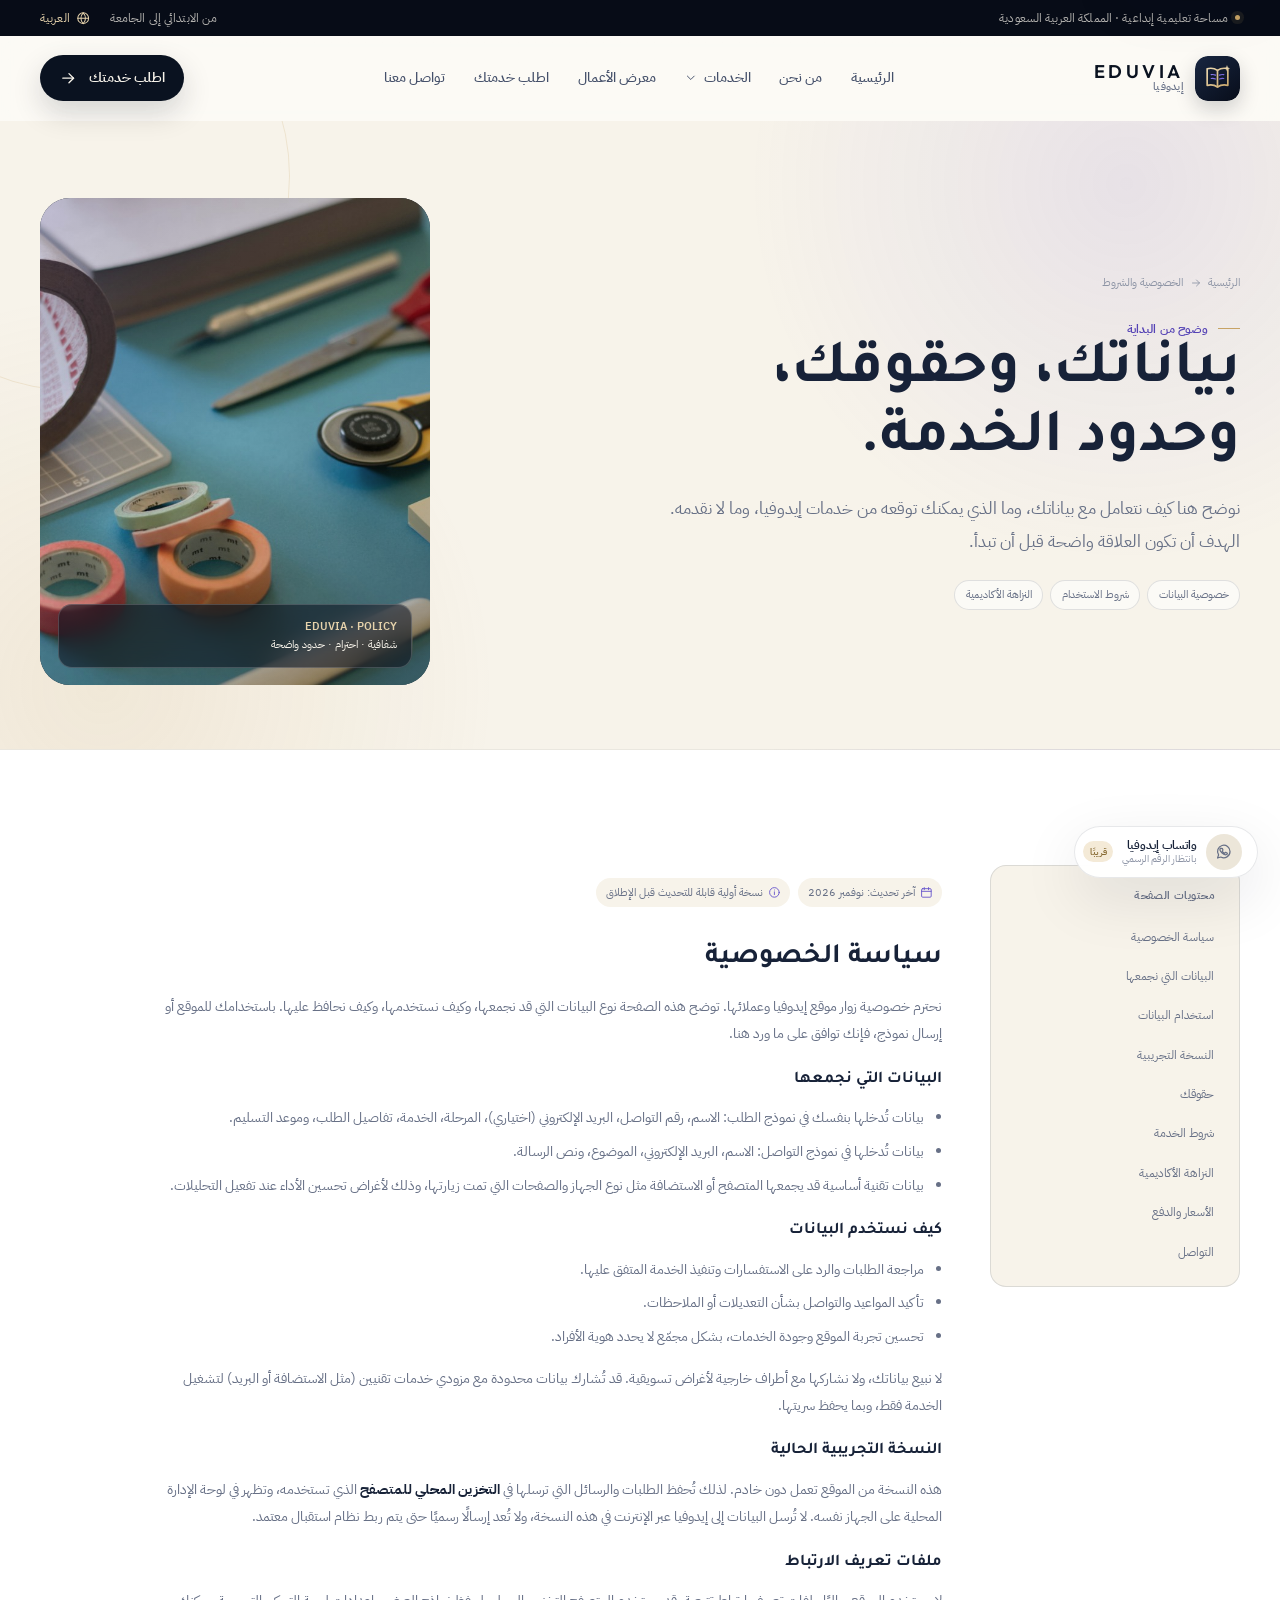
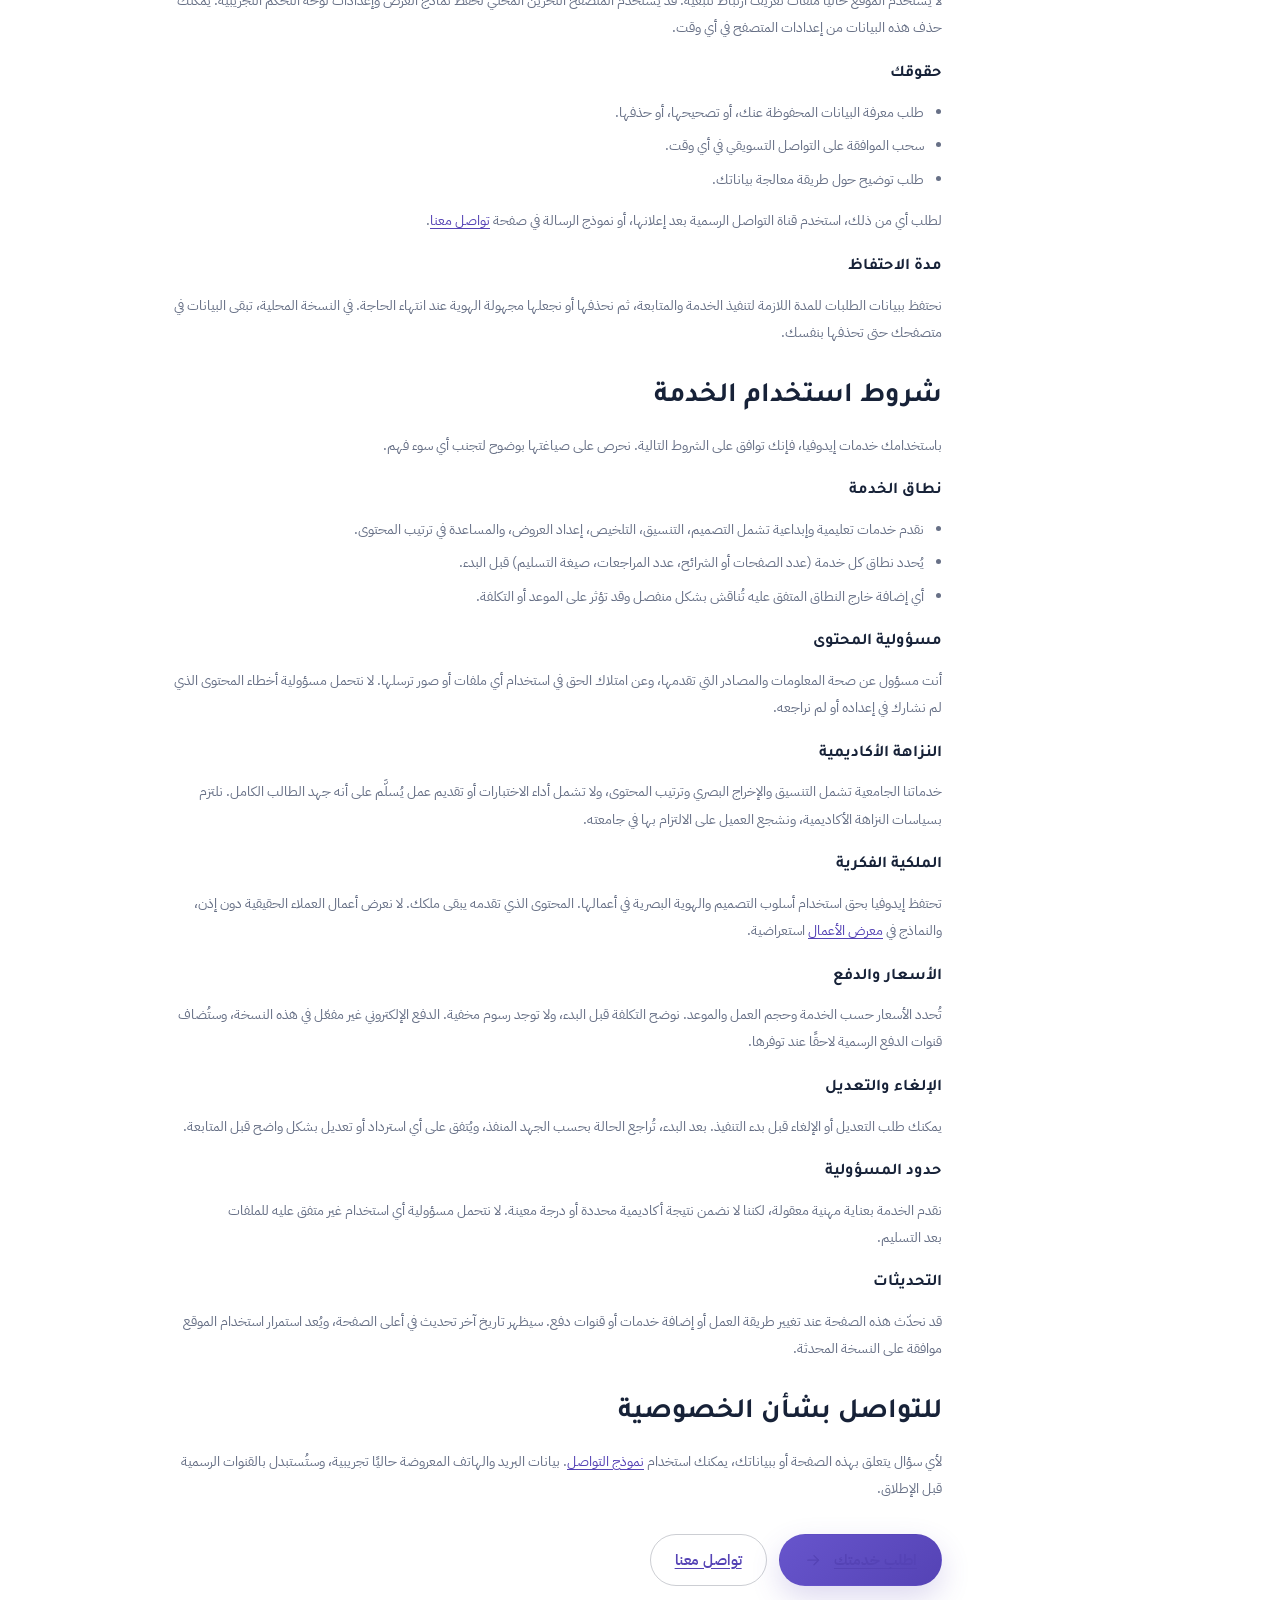
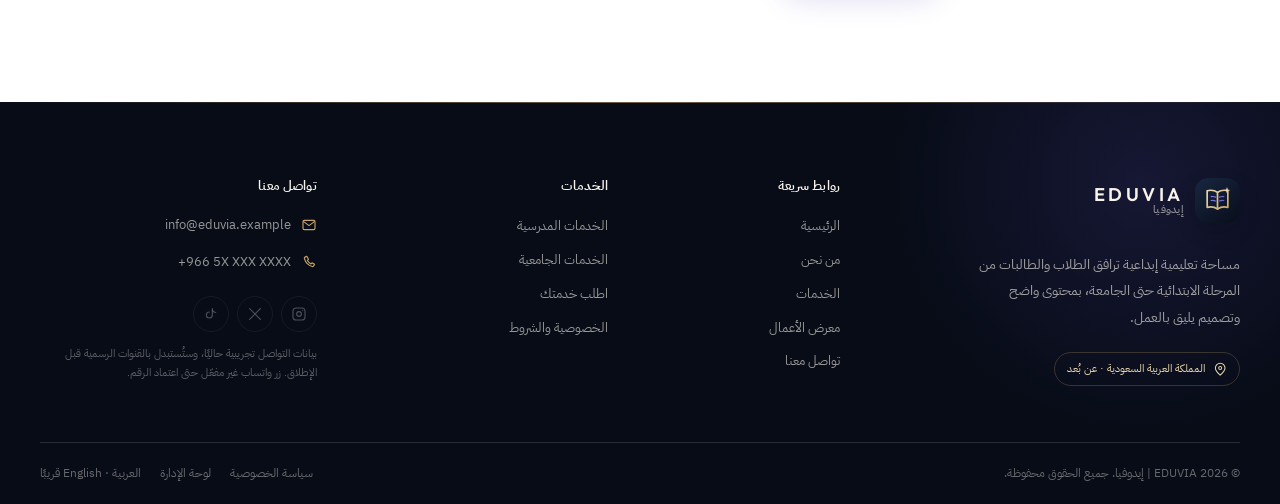
<file: EDUVIACOM/privacy.html>
<!DOCTYPE html>
<html lang="ar" dir="rtl">
<head>
  <meta charset="UTF-8">
  <meta name="viewport" content="width=device-width, initial-scale=1.0">
  <script>
    document.documentElement.classList.add("js");
    window.setTimeout(function () {
      if (!window.EDUVIA) document.documentElement.classList.remove("js");
    }, 3000);
  </script>
  <title>الخصوصية والشروط | EDUVIA إيدوفيا</title>
  <meta name="description" content="سياسة الخصوصية وشروط استخدام موقع إيدوفيا: البيانات التي نجمعها، طريقة استخدامها، حقوقك، وشروط طلب الخدمات التعليمية.">
  <meta name="theme-color" content="#0a1220">
  <link rel="canonical" href="https://eduvia.example/privacy.html">
  <meta property="og:type" content="website">
  <meta property="og:locale" content="ar_SA">
  <meta property="og:title" content="الخصوصية والشروط | EDUVIA إيدوفيا">
  <meta property="og:description" content="كيف نتعامل مع بياناتك، وما هي شروط استخدام خدمات إيدوفيا.">
  <meta property="og:url" content="https://eduvia.example/privacy.html">
  <meta property="og:image" content="https://eduvia.example/assets/img/about-atelier.jpg">
  <link rel="icon" type="image/svg+xml" href="assets/img/favicon.svg">
  <link rel="manifest" href="manifest.webmanifest">
  <link rel="preconnect" href="https://fonts.googleapis.com">
  <link rel="preconnect" href="https://fonts.gstatic.com" crossorigin>
  <link href="https://fonts.googleapis.com/css2?family=IBM+Plex+Sans+Arabic:wght@400;500;600;700&family=Outfit:wght@400;500;600&family=Tajawal:wght@500;600;700;800&display=swap" rel="stylesheet">
  <link rel="stylesheet" href="assets/css/base.css">
  <link rel="stylesheet" href="assets/css/components.css">
</head>
<body data-page="privacy">
  <a class="skip-link" href="#main">انتقل إلى المحتوى</a>

  <div class="topbar">
    <div class="container container--wide topbar__inner">
      <span class="topbar__note"><i class="topbar__dot"></i> مساحة تعليمية إبداعية · المملكة العربية السعودية</span>
      <div class="topbar__meta"><span>من الابتدائي إلى الجامعة</span><span class="topbar__lang"><svg class="icon" aria-hidden="true"><use href="#i-globe"></use></svg> العربية</span></div>
    </div>
  </div>

  <header class="site-header">
    <div class="container container--wide header__inner">
      <a class="brand" href="index.html" aria-label="إيدوفيا — الصفحة الرئيسية">
        <img class="brand__mark" src="assets/img/logo.svg" alt="" width="45" height="45">
        <span class="brand__text"><span class="brand__latin">EDUVIA</span><span class="brand__arabic">إيدوفيا</span></span>
      </a>
      <nav class="site-nav" id="site-nav" aria-label="التنقل الرئيسي">
        <ul class="nav-list">
          <li class="nav-item"><a class="nav-link" href="index.html">الرئيسية</a></li>
          <li class="nav-item"><a class="nav-link" href="about.html">من نحن</a></li>
          <li class="nav-item nav-item--dropdown">
            <a class="nav-link" href="services.html">الخدمات <svg class="icon" aria-hidden="true"><use href="#i-chevron"></use></svg></a>
            <div class="nav-dropdown">
              <a href="school-services.html"><span class="nav-dropdown__icon"><svg class="icon" aria-hidden="true"><use href="#i-book"></use></svg></span><span><strong>الخدمات المدرسية</strong><small>ابتدائي · متوسط · ثانوي</small></span></a>
              <a href="university-services.html"><span class="nav-dropdown__icon"><svg class="icon" aria-hidden="true"><use href="#i-university"></use></svg></span><span><strong>الخدمات الجامعية</strong><small>مشاريع · أبحاث · عروض</small></span></a>
              <a href="services.html"><span class="nav-dropdown__icon"><svg class="icon" aria-hidden="true"><use href="#i-grid"></use></svg></span><span><strong>جميع الخدمات</strong><small>14 خدمة متخصصة</small></span></a>
            </div>
          </li>
          <li class="nav-item"><a class="nav-link" href="portfolio.html">معرض الأعمال</a></li>
          <li class="nav-item"><a class="nav-link" href="request.html">اطلب خدمتك</a></li>
          <li class="nav-item"><a class="nav-link" href="contact.html">تواصل معنا</a></li>
        </ul>
        <a class="btn btn--primary site-nav__cta" href="request.html">اطلب خدمتك الآن <svg class="icon icon--arrow" aria-hidden="true"><use href="#i-arrow"></use></svg></a>
      </nav>
      <div class="header__actions">
        <a class="btn btn--navy header__cta" href="request.html">اطلب خدمتك <svg class="icon icon--arrow" aria-hidden="true"><use href="#i-arrow"></use></svg></a>
        <button class="nav-toggle" type="button" aria-expanded="false" aria-controls="site-nav" aria-label="فتح القائمة">
          <svg class="icon nav-toggle__open" aria-hidden="true"><use href="#i-menu"></use></svg>
          <svg class="icon nav-toggle__close" aria-hidden="true"><use href="#i-close"></use></svg>
        </button>
      </div>
    </div>
  </header>

  <main id="main">
    <section class="page-hero">
      <div class="container container--wide page-hero__inner">
        <div class="page-hero__copy">
          <nav class="breadcrumb" aria-label="مسار الصفحة"><a href="index.html">الرئيسية</a><svg class="icon" aria-hidden="true"><use href="#i-arrow"></use></svg><span>الخصوصية والشروط</span></nav>
          <span class="eyebrow">وضوح من البداية</span>
          <h1>بياناتك، وحقوقك، وحدود الخدمة.</h1>
          <p class="page-hero__lead">نوضح هنا كيف نتعامل مع بياناتك، وما الذي يمكنك توقعه من خدمات إيدوفيا، وما لا نقدمه. الهدف أن تكون العلاقة واضحة قبل أن تبدأ.</p>
          <div class="page-hero__chips"><span>خصوصية البيانات</span><span>شروط الاستخدام</span><span>النزاهة الأكاديمية</span></div>
        </div>
        <div class="page-hero__visual reveal">
          <div class="page-hero__image">
            <img src="assets/img/about-atelier.jpg" alt="أدوات تصميم وكتابة مرتبة على سطح عمل" width="1200" height="900">
            <div class="page-hero__stamp"><strong>EDUVIA · POLICY</strong><br>شفافية · احترام · حدود واضحة</div>
          </div>
        </div>
      </div>
    </section>

    <section class="section section--white">
      <div class="container container--wide legal-layout">
        <aside class="legal-nav" aria-label="فهرس الصفحة">
          <strong>محتويات الصفحة</strong>
          <a href="#privacy">سياسة الخصوصية</a>
          <a href="#data">البيانات التي نجمعها</a>
          <a href="#use">استخدام البيانات</a>
          <a href="#local">النسخة التجريبية</a>
          <a href="#rights">حقوقك</a>
          <a href="#terms">شروط الخدمة</a>
          <a href="#integrity">النزاهة الأكاديمية</a>
          <a href="#pricing">الأسعار والدفع</a>
          <a href="#contact-legal">التواصل</a>
        </aside>

        <div class="prose">
          <div class="legal-meta">
            <span><svg class="icon" aria-hidden="true"><use href="#i-calendar"></use></svg> آخر تحديث: نوفمبر 2026</span>
            <span><svg class="icon" aria-hidden="true"><use href="#i-info"></use></svg> نسخة أولية قابلة للتحديث قبل الإطلاق</span>
          </div>

          <h2 id="privacy">سياسة الخصوصية</h2>
          <p>نحترم خصوصية زوار موقع إيدوفيا وعملائها. توضح هذه الصفحة نوع البيانات التي قد نجمعها، وكيف نستخدمها، وكيف نحافظ عليها. باستخدامك للموقع أو إرسال نموذج، فإنك توافق على ما ورد هنا.</p>

          <h3 id="data">البيانات التي نجمعها</h3>
          <ul>
            <li>بيانات تُدخلها بنفسك في نموذج الطلب: الاسم، رقم التواصل، البريد الإلكتروني (اختياري)، المرحلة، الخدمة، تفاصيل الطلب، وموعد التسليم.</li>
            <li>بيانات تُدخلها في نموذج التواصل: الاسم، البريد الإلكتروني، الموضوع، ونص الرسالة.</li>
            <li>بيانات تقنية أساسية قد يجمعها المتصفح أو الاستضافة مثل نوع الجهاز والصفحات التي تمت زيارتها، وذلك لأغراض تحسين الأداء عند تفعيل التحليلات.</li>
          </ul>

          <h3 id="use">كيف نستخدم البيانات</h3>
          <ul>
            <li>مراجعة الطلبات والرد على الاستفسارات وتنفيذ الخدمة المتفق عليها.</li>
            <li>تأكيد المواعيد والتواصل بشأن التعديلات أو الملاحظات.</li>
            <li>تحسين تجربة الموقع وجودة الخدمات، بشكل مجمّع لا يحدد هوية الأفراد.</li>
          </ul>
          <p>لا نبيع بياناتك، ولا نشاركها مع أطراف خارجية لأغراض تسويقية. قد تُشارك بيانات محدودة مع مزودي خدمات تقنيين (مثل الاستضافة أو البريد) لتشغيل الخدمة فقط، وبما يحفظ سريتها.</p>

          <h3 id="local">النسخة التجريبية الحالية</h3>
          <p>هذه النسخة من الموقع تعمل دون خادم. لذلك تُحفظ الطلبات والرسائل التي ترسلها في <strong>التخزين المحلي للمتصفح</strong> الذي تستخدمه، وتظهر في لوحة الإدارة المحلية على الجهاز نفسه. لا تُرسل البيانات إلى إيدوفيا عبر الإنترنت في هذه النسخة، ولا تُعد إرسالًا رسميًا حتى يتم ربط نظام استقبال معتمد.</p>

          <h3>ملفات تعريف الارتباط</h3>
          <p>لا يستخدم الموقع حاليًا ملفات تعريف ارتباط تتبعية. قد يستخدم المتصفح التخزين المحلي لحفظ نماذج العرض وإعدادات لوحة التحكم التجريبية. يمكنك حذف هذه البيانات من إعدادات المتصفح في أي وقت.</p>

          <h3 id="rights">حقوقك</h3>
          <ul>
            <li>طلب معرفة البيانات المحفوظة عنك، أو تصحيحها، أو حذفها.</li>
            <li>سحب الموافقة على التواصل التسويقي في أي وقت.</li>
            <li>طلب توضيح حول طريقة معالجة بياناتك.</li>
          </ul>
          <p>لطلب أي من ذلك، استخدم قناة التواصل الرسمية بعد إعلانها، أو نموذج الرسالة في صفحة <a href="contact.html">تواصل معنا</a>.</p>

          <h3>مدة الاحتفاظ</h3>
          <p>نحتفظ ببيانات الطلبات للمدة اللازمة لتنفيذ الخدمة والمتابعة، ثم نحذفها أو نجعلها مجهولة الهوية عند انتهاء الحاجة. في النسخة المحلية، تبقى البيانات في متصفحك حتى تحذفها بنفسك.</p>

          <h2 id="terms">شروط استخدام الخدمة</h2>
          <p>باستخدامك خدمات إيدوفيا، فإنك توافق على الشروط التالية. نحرص على صياغتها بوضوح لتجنب أي سوء فهم.</p>

          <h3>نطاق الخدمة</h3>
          <ul>
            <li>نقدم خدمات تعليمية وإبداعية تشمل التصميم، التنسيق، التلخيص، إعداد العروض، والمساعدة في ترتيب المحتوى.</li>
            <li>يُحدد نطاق كل خدمة (عدد الصفحات أو الشرائح، عدد المراجعات، صيغة التسليم) قبل البدء.</li>
            <li>أي إضافة خارج النطاق المتفق عليه تُناقش بشكل منفصل وقد تؤثر على الموعد أو التكلفة.</li>
          </ul>

          <h3>مسؤولية المحتوى</h3>
          <p>أنت مسؤول عن صحة المعلومات والمصادر التي تقدمها، وعن امتلاك الحق في استخدام أي ملفات أو صور ترسلها. لا نتحمل مسؤولية أخطاء المحتوى الذي لم نشارك في إعداده أو لم نراجعه.</p>

          <h3 id="integrity">النزاهة الأكاديمية</h3>
          <p>خدماتنا الجامعية تشمل التنسيق والإخراج البصري وترتيب المحتوى، ولا تشمل أداء الاختبارات أو تقديم عمل يُسلَّم على أنه جهد الطالب الكامل. نلتزم بسياسات النزاهة الأكاديمية، ونشجع العميل على الالتزام بها في جامعته.</p>

          <h3>الملكية الفكرية</h3>
          <p>تحتفظ إيدوفيا بحق استخدام أسلوب التصميم والهوية البصرية في أعمالها. المحتوى الذي تقدمه يبقى ملكك. لا نعرض أعمال العملاء الحقيقية دون إذن، والنماذج في <a href="portfolio.html">معرض الأعمال</a> استعراضية.</p>

          <h3 id="pricing">الأسعار والدفع</h3>
          <p>تُحدد الأسعار حسب الخدمة وحجم العمل والموعد. نوضح التكلفة قبل البدء، ولا توجد رسوم مخفية. الدفع الإلكتروني غير مفعّل في هذه النسخة، وستُضاف قنوات الدفع الرسمية لاحقًا عند توفرها.</p>

          <h3>الإلغاء والتعديل</h3>
          <p>يمكنك طلب التعديل أو الإلغاء قبل بدء التنفيذ. بعد البدء، تُراجع الحالة بحسب الجهد المنفذ، ويُتفق على أي استرداد أو تعديل بشكل واضح قبل المتابعة.</p>

          <h3>حدود المسؤولية</h3>
          <p>نقدم الخدمة بعناية مهنية معقولة، لكننا لا نضمن نتيجة أكاديمية محددة أو درجة معينة. لا نتحمل مسؤولية أي استخدام غير متفق عليه للملفات بعد التسليم.</p>

          <h3>التحديثات</h3>
          <p>قد نحدّث هذه الصفحة عند تغيير طريقة العمل أو إضافة خدمات أو قنوات دفع. سيظهر تاريخ آخر تحديث في أعلى الصفحة، ويُعد استمرار استخدام الموقع موافقة على النسخة المحدثة.</p>

          <h2 id="contact-legal">للتواصل بشأن الخصوصية</h2>
          <p>لأي سؤال يتعلق بهذه الصفحة أو ببياناتك، يمكنك استخدام <a href="contact.html">نموذج التواصل</a>. بيانات البريد والهاتف المعروضة حاليًا تجريبية، وستُستبدل بالقنوات الرسمية قبل الإطلاق.</p>

          <div class="btn-row" style="margin-block-start:2rem">
            <a class="btn btn--primary" href="request.html">اطلب خدمتك <svg class="icon icon--arrow" aria-hidden="true"><use href="#i-arrow"></use></svg></a>
            <a class="btn btn--outline" href="contact.html">تواصل معنا</a>
          </div>
        </div>
      </div>
    </section>
  </main>

  <footer class="site-footer">
    <div class="container container--wide">
      <div class="footer__top">
        <div class="footer__col footer__brand">
          <a class="brand" href="index.html" aria-label="إيدوفيا — الصفحة الرئيسية">
            <img class="brand__mark" src="assets/img/logo.svg" alt="" width="45" height="45" loading="lazy">
            <span class="brand__text"><span class="brand__latin">EDUVIA</span><span class="brand__arabic">إيدوفيا</span></span>
          </a>
          <p class="footer__about">مساحة تعليمية إبداعية ترافق الطلاب والطالبات من المرحلة الابتدائية حتى الجامعة، بمحتوى واضح وتصميم يليق بالعمل.</p>
          <span class="footer__badge"><svg class="icon" aria-hidden="true"><use href="#i-pin"></use></svg> المملكة العربية السعودية · عن بُعد</span>
        </div>
        <div class="footer__col"><h3 class="footer__title">روابط سريعة</h3><div class="footer__links"><a href="index.html">الرئيسية</a><a href="about.html">من نحن</a><a href="services.html">الخدمات</a><a href="portfolio.html">معرض الأعمال</a><a href="contact.html">تواصل معنا</a></div></div>
        <div class="footer__col"><h3 class="footer__title">الخدمات</h3><div class="footer__links"><a href="school-services.html">الخدمات المدرسية</a><a href="university-services.html">الخدمات الجامعية</a><a href="request.html">اطلب خدمتك</a><a href="privacy.html">الخصوصية والشروط</a></div></div>
        <div class="footer__col footer__col--contact">
          <h3 class="footer__title">تواصل معنا</h3>
          <div class="footer__contact">
            <a class="footer__contact-item" data-site-email aria-disabled="true"><svg class="icon" aria-hidden="true"><use href="#i-mail"></use></svg><span>info@eduvia.example</span></a>
            <a class="footer__contact-item" data-site-phone aria-disabled="true"><svg class="icon" aria-hidden="true"><use href="#i-phone"></use></svg><span dir="ltr">+966 5X XXX XXXX</span></a>
          </div>
          <div class="footer__socials">
            <a class="social-btn" href="#" data-social="instagram" data-disabled-action="سيتم تفعيل إنستغرام عند اعتماد الحساب الرسمي." aria-disabled="true" aria-label="إنستغرام — قريبًا"><svg class="icon" aria-hidden="true"><use href="#i-instagram"></use></svg></a>
            <a class="social-btn" href="#" data-social="x" data-disabled-action="سيتم تفعيل منصة X عند اعتماد الحساب الرسمي." aria-disabled="true" aria-label="منصة X — قريبًا"><svg class="icon" aria-hidden="true"><use href="#i-x"></use></svg></a>
            <a class="social-btn" href="#" data-social="tiktok" data-disabled-action="سيتم تفعيل تيك توك عند اعتماد الحساب الرسمي." aria-disabled="true" aria-label="تيك توك — قريبًا"><svg class="icon" aria-hidden="true"><use href="#i-tiktok"></use></svg></a>
          </div>
          <p class="footer__note">بيانات التواصل تجريبية حاليًا، وستُستبدل بالقنوات الرسمية قبل الإطلاق. زر واتساب غير مفعّل حتى اعتماد الرقم.</p>
        </div>
      </div>
      <div class="footer__bottom">
        <span>© <span data-current-year>2026</span> EDUVIA | إيدوفيا. جميع الحقوق محفوظة.</span>
        <div class="footer__bottom-links"><a href="privacy.html">سياسة الخصوصية</a><a href="admin.html">لوحة الإدارة</a><span>العربية · English قريبًا</span></div>
      </div>
    </div>
  </footer>

  <a class="whatsapp-fab" href="#" data-whatsapp data-disabled-action="سيتم تفعيل واتساب عند إضافة رقم التواصل الرسمي." aria-disabled="true" aria-label="واتساب — غير مفعّل حاليًا">
    <span class="whatsapp-fab__icon"><svg class="icon" aria-hidden="true"><use href="#i-whatsapp"></use></svg></span>
    <span class="whatsapp-fab__text"><strong>واتساب إيدوفيا</strong><small>بانتظار الرقم الرسمي</small></span>
    <span class="whatsapp-fab__soon">قريبًا</span>
  </a>

  <script src="assets/js/main.js" defer></script>
</body>
</html>
</file>
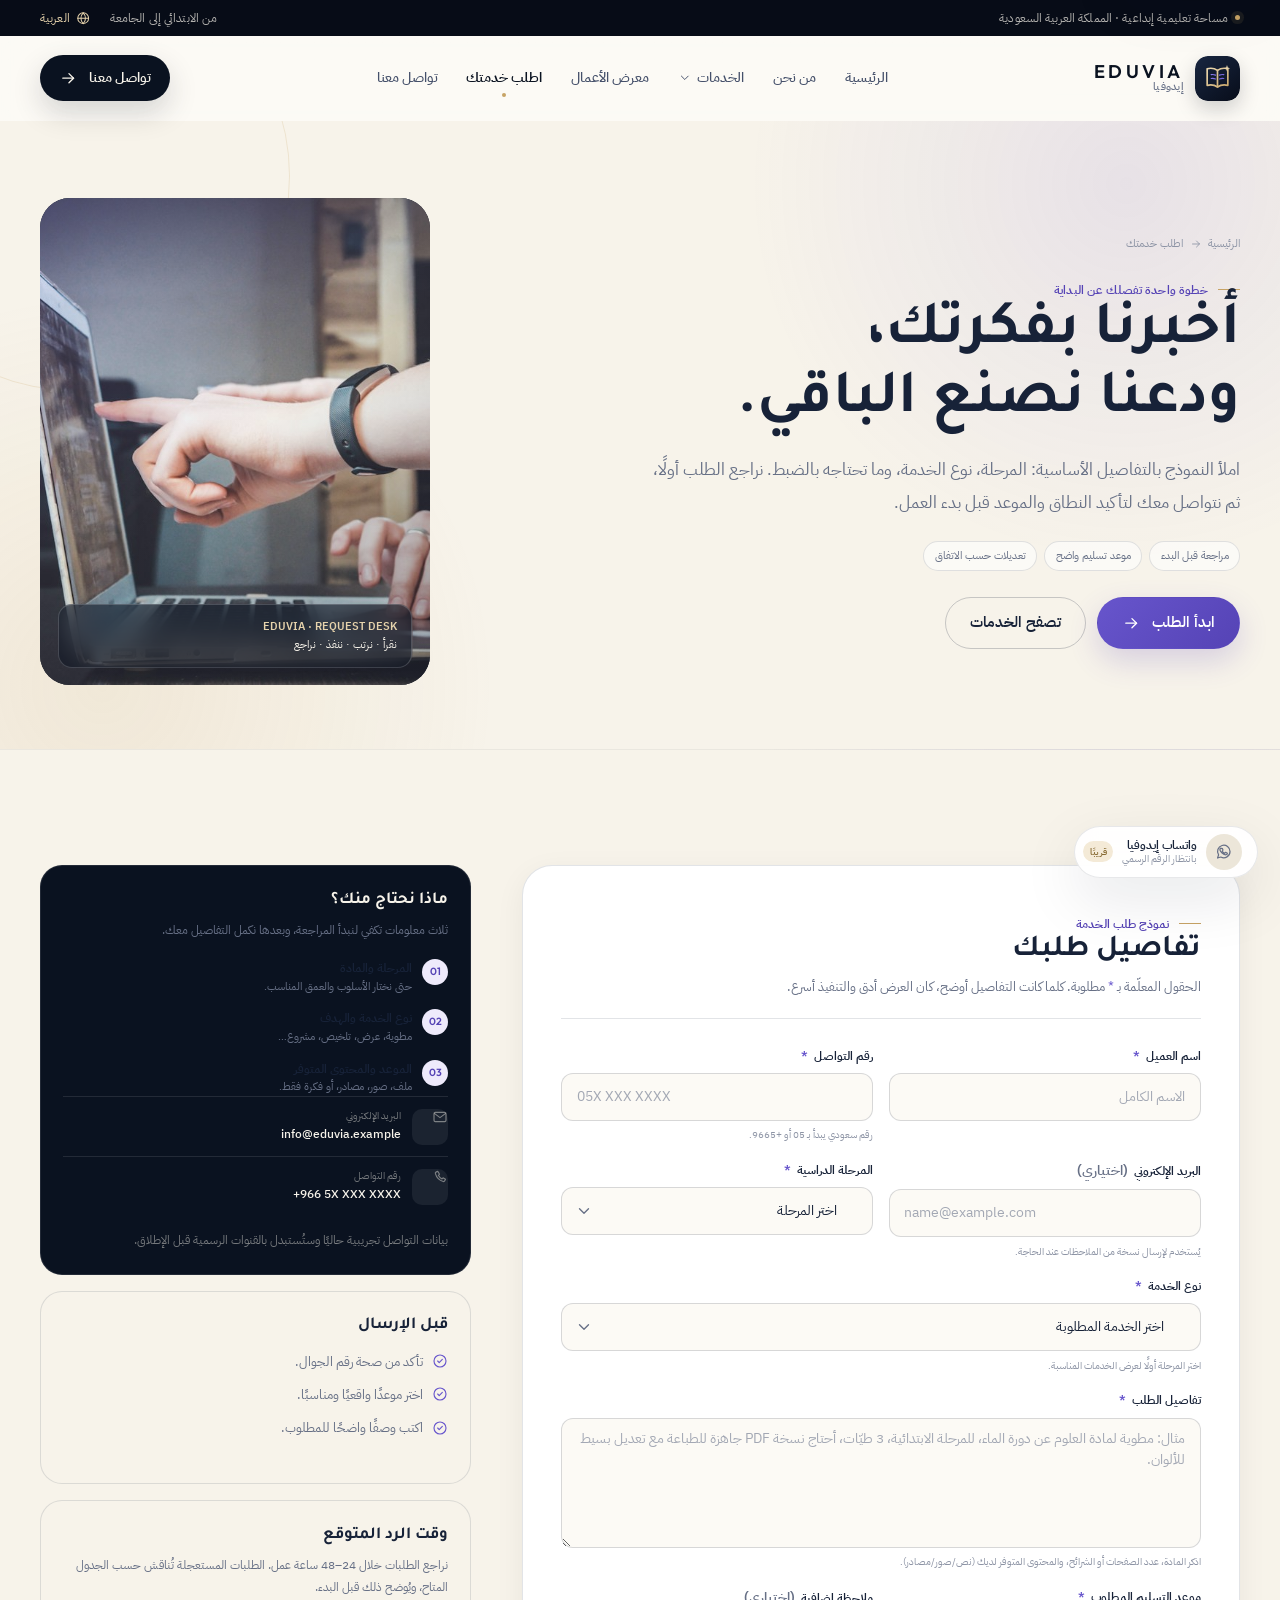
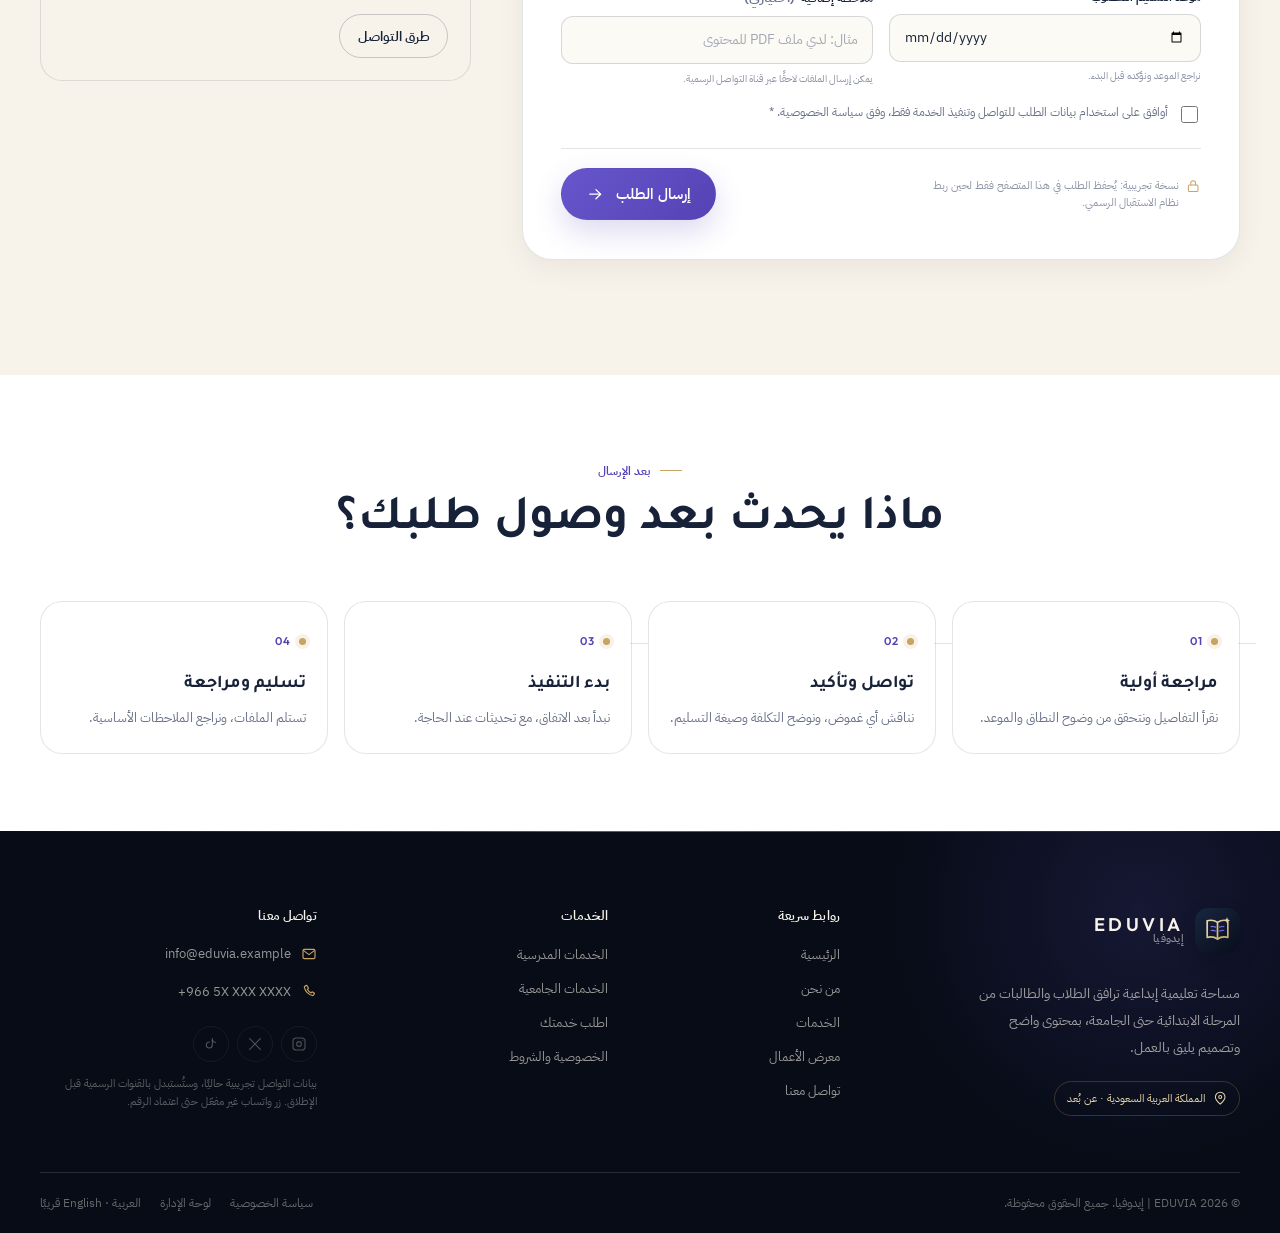
<file: EDUVIACOM/request.html>
<!DOCTYPE html>
<html lang="ar" dir="rtl">
<head>
  <meta charset="UTF-8">
  <meta name="viewport" content="width=device-width, initial-scale=1.0">
  <script>
    document.documentElement.classList.add("js");
    window.setTimeout(function () {
      if (!window.EDUVIA) document.documentElement.classList.remove("js");
    }, 3000);
  </script>
  <title>اطلب خدمتك | EDUVIA إيدوفيا — نموذج طلب خدمة تعليمية</title>
  <meta name="description" content="أرسل طلبك إلى إيدوفيا: اختر المرحلة والخدمة، اكتب التفاصيل وموعد التسليم، وسنعاود التواصل معك لمناقشة الطلب قبل البدء.">
  <meta name="theme-color" content="#0a1220">
  <link rel="canonical" href="https://eduvia.example/request.html">
  <meta property="og:type" content="website">
  <meta property="og:locale" content="ar_SA">
  <meta property="og:title" content="اطلب خدمتك | EDUVIA إيدوفيا">
  <meta property="og:description" content="نموذج طلب خدمة تعليمية أو إبداعية من إيدوفيا، مع تحديد المرحلة والخدمة وموعد التسليم.">
  <meta property="og:url" content="https://eduvia.example/request.html">
  <meta property="og:image" content="https://eduvia.example/assets/img/portfolio-laptop.jpg">
  <link rel="icon" type="image/svg+xml" href="assets/img/favicon.svg">
  <link rel="manifest" href="manifest.webmanifest">
  <link rel="preconnect" href="https://fonts.googleapis.com">
  <link rel="preconnect" href="https://fonts.gstatic.com" crossorigin>
  <link href="https://fonts.googleapis.com/css2?family=IBM+Plex+Sans+Arabic:wght@400;500;600;700&family=Outfit:wght@400;500;600&family=Tajawal:wght@500;600;700;800&display=swap" rel="stylesheet">
  <link rel="stylesheet" href="assets/css/base.css">
  <link rel="stylesheet" href="assets/css/components.css">
</head>
<body data-page="request">
  <a class="skip-link" href="#main">انتقل إلى المحتوى</a>

  <div class="topbar">
    <div class="container container--wide topbar__inner">
      <span class="topbar__note"><i class="topbar__dot"></i> مساحة تعليمية إبداعية · المملكة العربية السعودية</span>
      <div class="topbar__meta"><span>من الابتدائي إلى الجامعة</span><span class="topbar__lang"><svg class="icon" aria-hidden="true"><use href="#i-globe"></use></svg> العربية</span></div>
    </div>
  </div>

  <header class="site-header">
    <div class="container container--wide header__inner">
      <a class="brand" href="index.html" aria-label="إيدوفيا — الصفحة الرئيسية">
        <img class="brand__mark" src="assets/img/logo.svg" alt="" width="45" height="45">
        <span class="brand__text"><span class="brand__latin">EDUVIA</span><span class="brand__arabic">إيدوفيا</span></span>
      </a>
      <nav class="site-nav" id="site-nav" aria-label="التنقل الرئيسي">
        <ul class="nav-list">
          <li class="nav-item"><a class="nav-link" href="index.html">الرئيسية</a></li>
          <li class="nav-item"><a class="nav-link" href="about.html">من نحن</a></li>
          <li class="nav-item nav-item--dropdown">
            <a class="nav-link" href="services.html">الخدمات <svg class="icon" aria-hidden="true"><use href="#i-chevron"></use></svg></a>
            <div class="nav-dropdown">
              <a href="school-services.html"><span class="nav-dropdown__icon"><svg class="icon" aria-hidden="true"><use href="#i-book"></use></svg></span><span><strong>الخدمات المدرسية</strong><small>ابتدائي · متوسط · ثانوي</small></span></a>
              <a href="university-services.html"><span class="nav-dropdown__icon"><svg class="icon" aria-hidden="true"><use href="#i-university"></use></svg></span><span><strong>الخدمات الجامعية</strong><small>مشاريع · أبحاث · عروض</small></span></a>
              <a href="services.html"><span class="nav-dropdown__icon"><svg class="icon" aria-hidden="true"><use href="#i-grid"></use></svg></span><span><strong>جميع الخدمات</strong><small>14 خدمة متخصصة</small></span></a>
            </div>
          </li>
          <li class="nav-item"><a class="nav-link" href="portfolio.html">معرض الأعمال</a></li>
          <li class="nav-item"><a class="nav-link" href="request.html" aria-current="page">اطلب خدمتك</a></li>
          <li class="nav-item"><a class="nav-link" href="contact.html">تواصل معنا</a></li>
        </ul>
        <a class="btn btn--primary site-nav__cta" href="contact.html">تواصل معنا <svg class="icon icon--arrow" aria-hidden="true"><use href="#i-arrow"></use></svg></a>
      </nav>
      <div class="header__actions">
        <a class="btn btn--navy header__cta" href="contact.html">تواصل معنا <svg class="icon icon--arrow" aria-hidden="true"><use href="#i-arrow"></use></svg></a>
        <button class="nav-toggle" type="button" aria-expanded="false" aria-controls="site-nav" aria-label="فتح القائمة">
          <svg class="icon nav-toggle__open" aria-hidden="true"><use href="#i-menu"></use></svg>
          <svg class="icon nav-toggle__close" aria-hidden="true"><use href="#i-close"></use></svg>
        </button>
      </div>
    </div>
  </header>

  <main id="main">
    <section class="page-hero">
      <div class="container container--wide page-hero__inner">
        <div class="page-hero__copy">
          <nav class="breadcrumb" aria-label="مسار الصفحة"><a href="index.html">الرئيسية</a><svg class="icon" aria-hidden="true"><use href="#i-arrow"></use></svg><span>اطلب خدمتك</span></nav>
          <span class="eyebrow">خطوة واحدة تفصلك عن البداية</span>
          <h1>أخبرنا بفكرتك، ودعنا نصنع الباقي.</h1>
          <p class="page-hero__lead">املأ النموذج بالتفاصيل الأساسية: المرحلة، نوع الخدمة، وما تحتاجه بالضبط. نراجع الطلب أولًا، ثم نتواصل معك لتأكيد النطاق والموعد قبل بدء العمل.</p>
          <div class="page-hero__chips"><span>مراجعة قبل البدء</span><span>موعد تسليم واضح</span><span>تعديلات حسب الاتفاق</span></div>
          <div class="page-hero__actions">
            <a class="btn btn--primary" href="#request-form-section">ابدأ الطلب <svg class="icon icon--arrow" aria-hidden="true"><use href="#i-arrow"></use></svg></a>
            <a class="btn btn--outline" href="services.html">تصفح الخدمات</a>
          </div>
        </div>
        <div class="page-hero__visual reveal">
          <div class="page-hero__image">
            <img src="assets/img/portfolio-laptop.jpg" alt="حاسوب محمول ودفتر على مكتب عمل هادئ" width="1400" height="900">
            <div class="page-hero__stamp"><strong>EDUVIA · REQUEST DESK</strong><br>نقرأ · نرتب · ننفذ · نراجع</div>
          </div>
        </div>
      </div>
    </section>

    <section class="section section--ivory" id="request-form-section">
      <div class="container container--wide form-layout">
        <div class="form-card reveal">
          <div class="form-card__head" id="request-form-intro">
            <span class="eyebrow">نموذج طلب الخدمة</span>
            <h2>تفاصيل طلبك</h2>
            <p>الحقول المعلّمة بـ <span class="text-accent">*</span> مطلوبة. كلما كانت التفاصيل أوضح، كان العرض أدق والتنفيذ أسرع.</p>
          </div>

          <form id="request-form" novalidate autocomplete="on">
            <div class="form-grid">
              <div class="form-group">
                <label class="form-label" for="request-name">اسم العميل <span class="req">*</span></label>
                <input class="form-control" type="text" id="request-name" name="name" placeholder="الاسم الكامل" autocomplete="name" required>
              </div>

              <div class="form-group">
                <label class="form-label" for="request-phone">رقم التواصل <span class="req">*</span></label>
                <input class="form-control" type="tel" id="request-phone" name="phone" placeholder="05X XXX XXXX" inputmode="tel" dir="ltr" autocomplete="tel" required>
                <span class="form-hint">رقم سعودي يبدأ بـ 05 أو +9665.</span>
              </div>

              <div class="form-group">
                <label class="form-label" for="request-email">البريد الإلكتروني <span class="muted small">(اختياري)</span></label>
                <input class="form-control" type="email" id="request-email" name="email" placeholder="name@example.com" dir="ltr" autocomplete="email">
                <span class="form-hint">يُستخدم لإرسال نسخة من الملاحظات عند الحاجة.</span>
              </div>

              <div class="form-group">
                <label class="form-label" for="request-stage">المرحلة الدراسية <span class="req">*</span></label>
                <select class="form-control" id="request-stage" name="stage" required>
                  <option value="" selected disabled>اختر المرحلة</option>
                  <option value="primary">المرحلة الابتدائية</option>
                  <option value="middle">المرحلة المتوسطة</option>
                  <option value="high">المرحلة الثانوية</option>
                  <option value="university">المرحلة الجامعية</option>
                </select>
              </div>

              <div class="form-group form-group--full">
                <label class="form-label" for="request-service">نوع الخدمة <span class="req">*</span></label>
                <select class="form-control" id="request-service" name="service" required>
                  <option value="" selected disabled>اختر الخدمة المطلوبة</option>
                  <optgroup label="الخدمات المدرسية">
                    <option value="brochure" data-category="school">تصميم المطويات التعليمية والإبداعية</option>
                    <option value="activities" data-category="school">إعداد الأنشطة المدرسية</option>
                    <option value="worksheets" data-category="school">تصميم أوراق العمل</option>
                    <option value="presentation" data-category="school">إعداد العروض التقديمية PowerPoint</option>
                    <option value="tutoring" data-category="school">شرح المواد الدراسية</option>
                    <option value="summaries" data-category="school">تلخيص المناهج والمواد</option>
                    <option value="teaching-tools" data-category="school">إعداد وسائل تعليمية مبتكرة</option>
                    <option value="school-projects" data-category="school">تصميم مشاريع مدرسية</option>
                  </optgroup>
                  <optgroup label="الخدمات الجامعية">
                    <option value="university-projects" data-category="university">إعداد وتنسيق المشاريع الجامعية</option>
                    <option value="university-presentation" data-category="university">تصميم العروض التقديمية الجامعية</option>
                    <option value="research-formatting" data-category="university">تنسيق الأبحاث والتقارير</option>
                    <option value="university-summaries" data-category="university">تلخيص المقررات الجامعية</option>
                    <option value="infographic" data-category="university">تصميم الإنفوجرافيك والعروض التعليمية</option>
                    <option value="university-output" data-category="university">تنسيق المشاريع وإخراجها احترافيًا</option>
                  </optgroup>
                  <optgroup label="طلبات أخرى">
                    <option value="other" data-category="all">خدمة مخصصة / طلب آخر</option>
                  </optgroup>
                </select>
                <span class="form-hint" id="service-help">اختر المرحلة أولًا لتظهر الخدمات المناسبة.</span>
              </div>

              <div class="form-group form-group--full">
                <label class="form-label" for="request-details">تفاصيل الطلب <span class="req">*</span></label>
                <textarea class="form-control" id="request-details" name="details" rows="5" placeholder="مثال: مطوية لمادة العلوم عن دورة الماء، للمرحلة الابتدائية، 3 طيّات، أحتاج نسخة PDF جاهزة للطباعة مع تعديل بسيط للألوان." required></textarea>
                <span class="form-hint">اذكر المادة، عدد الصفحات أو الشرائح، والمحتوى المتوفر لديك (نص/صور/مصادر).</span>
              </div>

              <div class="form-group">
                <label class="form-label" for="request-deadline">موعد التسليم المطلوب <span class="req">*</span></label>
                <input class="form-control" type="date" id="request-deadline" name="deadline" required>
                <span class="form-hint">نراجع الموعد ونؤكده قبل البدء.</span>
              </div>

              <div class="form-group">
                <label class="form-label" for="request-file-note">ملاحظة إضافية <span class="muted small">(اختياري)</span></label>
                <input class="form-control" type="text" id="request-file-note" name="fileNote" placeholder="مثال: لدي ملف PDF للمحتوى">
                <span class="form-hint">يمكن إرسال الملفات لاحقًا عبر قناة التواصل الرسمية.</span>
              </div>

              <div class="form-group form-group--full">
                <label class="checkbox" for="request-consent">
                  <input type="checkbox" id="request-consent" name="consent" required>
                  <span>أوافق على استخدام بيانات الطلب للتواصل وتنفيذ الخدمة فقط، وفق <a href="privacy.html">سياسة الخصوصية</a>. <span class="req">*</span></span>
                </label>
              </div>
            </div>

            <div class="form-actions">
              <p class="form-note">
                <svg class="icon" aria-hidden="true"><use href="#i-lock"></use></svg>
                نسخة تجريبية: يُحفظ الطلب في هذا المتصفح فقط لحين ربط نظام الاستقبال الرسمي.
              </p>
              <button class="btn btn--primary" type="submit" id="request-submit">
                إرسال الطلب
                <svg class="icon icon--arrow" aria-hidden="true"><use href="#i-arrow"></use></svg>
              </button>
            </div>
          </form>

          <div class="success-card" id="request-success" role="region" aria-live="polite" tabindex="-1" hidden>
            <span class="success-card__icon"><svg class="icon" aria-hidden="true"><use href="#i-check-circle"></use></svg></span>
            <h2>وصلنا طلبك، <span id="success-name">بكل خير</span>.</h2>
            <p>سجّلنا تفاصيل طلبك بنجاح. سنراجعها ونتواصل معك على رقم التواصل لتأكيد النطاق والموعد والتكلفة قبل البدء.</p>
            <span class="success-ref"><svg class="icon" aria-hidden="true"><use href="#i-file"></use></svg> رقم الطلب: <span id="success-ref">EDU-2026-0000</span></span>
            <dl class="success-summary">
              <div><dt>الخدمة</dt><dd id="summary-service">—</dd></div>
              <div><dt>المرحلة</dt><dd id="summary-stage">—</dd></div>
              <div><dt>موعد التسليم</dt><dd id="summary-deadline">—</dd></div>
            </dl>
            <div class="btn-row" style="justify-content:center;margin-block-start:1.4rem">
              <button class="btn btn--primary" type="button" id="request-reset">إرسال طلب آخر</button>
              <a class="btn btn--outline" href="portfolio.html">استعرض الأعمال</a>
            </div>
            <p class="small muted" style="margin-block-start:1rem">احتفظ برقم الطلب للرجوع إليه عند المتابعة.</p>
          </div>
        </div>

        <aside class="form-sidebar" aria-label="معلومات مساعدة">
          <div class="side-card side-card--dark reveal">
            <h3>ماذا نحتاج منك؟</h3>
            <p>ثلاث معلومات تكفي لنبدأ المراجعة، وبعدها نكمل التفاصيل معك.</p>
            <div class="side-steps">
              <div class="side-step"><span class="side-step__num">01</span><span><strong>المرحلة والمادة</strong><small>حتى نختار الأسلوب والعمق المناسب.</small></span></div>
              <div class="side-step"><span class="side-step__num">02</span><span><strong>نوع الخدمة والهدف</strong><small>مطوية، عرض، تلخيص، مشروع…</small></span></div>
              <div class="side-step"><span class="side-step__num">03</span><span><strong>الموعد والمحتوى المتوفر</strong><small>ملف، صور، مصادر، أو فكرة فقط.</small></span></div>
            </div>
            <div class="side-contact"><span class="side-contact__icon"><svg class="icon" aria-hidden="true"><use href="#i-mail"></use></svg></span><span><span>البريد الإلكتروني</span><strong data-site-email>info@eduvia.example</strong></span></div>
            <div class="side-contact"><span class="side-contact__icon"><svg class="icon" aria-hidden="true"><use href="#i-phone"></use></svg></span><span><span>رقم التواصل</span><strong data-site-phone>+966 5X XXX XXXX</strong></span></div>
            <p class="small" style="margin-block-start:0.9rem;color:rgba(247,243,234,.45)">بيانات التواصل تجريبية حاليًا وستُستبدل بالقنوات الرسمية قبل الإطلاق.</p>
          </div>

          <div class="side-card reveal" data-delay="1">
            <h3>قبل الإرسال</h3>
            <ul class="mini-list" style="margin-block-start:0.7rem">
              <li><svg class="icon" aria-hidden="true"><use href="#i-check-circle"></use></svg> تأكد من صحة رقم الجوال.</li>
              <li><svg class="icon" aria-hidden="true"><use href="#i-check-circle"></use></svg> اختر موعدًا واقعيًا ومناسبًا.</li>
              <li><svg class="icon" aria-hidden="true"><use href="#i-check-circle"></use></svg> اكتب وصفًا واضحًا للمطلوب.</li>
            </ul>
          </div>

          <div class="side-card reveal" data-delay="2">
            <h3>وقت الرد المتوقع</h3>
            <p>نراجع الطلبات خلال 24–48 ساعة عمل. الطلبات المستعجلة تُناقش حسب الجدول المتاح، ويُوضح ذلك قبل البدء.</p>
            <div class="btn-row" style="margin-block-start:1rem">
              <a class="btn btn--outline btn--sm" href="contact.html">طرق التواصل</a>
            </div>
          </div>
        </aside>
      </div>
    </section>

    <section class="section section--white section--tight">
      <div class="container container--wide">
        <div class="section-head section-head--center reveal">
          <div class="section-head__copy">
            <span class="eyebrow">بعد الإرسال</span>
            <h2>ماذا يحدث بعد وصول طلبك؟</h2>
          </div>
        </div>
        <div class="process">
          <article class="process__item reveal"><span class="process__step">01</span><h3>مراجعة أولية</h3><p>نقرأ التفاصيل ونتحقق من وضوح النطاق والموعد.</p></article>
          <article class="process__item reveal" data-delay="1"><span class="process__step">02</span><h3>تواصل وتأكيد</h3><p>نناقش أي غموض، ونوضح التكلفة وصيغة التسليم.</p></article>
          <article class="process__item reveal" data-delay="2"><span class="process__step">03</span><h3>بدء التنفيذ</h3><p>نبدأ بعد الاتفاق، مع تحديثات عند الحاجة.</p></article>
          <article class="process__item reveal" data-delay="3"><span class="process__step">04</span><h3>تسليم ومراجعة</h3><p>تستلم الملفات، ونراجع الملاحظات الأساسية.</p></article>
        </div>
      </div>
    </section>
  </main>

  <footer class="site-footer">
    <div class="container container--wide">
      <div class="footer__top">
        <div class="footer__col footer__brand">
          <a class="brand" href="index.html" aria-label="إيدوفيا — الصفحة الرئيسية">
            <img class="brand__mark" src="assets/img/logo.svg" alt="" width="45" height="45" loading="lazy">
            <span class="brand__text"><span class="brand__latin">EDUVIA</span><span class="brand__arabic">إيدوفيا</span></span>
          </a>
          <p class="footer__about">مساحة تعليمية إبداعية ترافق الطلاب والطالبات من المرحلة الابتدائية حتى الجامعة، بمحتوى واضح وتصميم يليق بالعمل.</p>
          <span class="footer__badge"><svg class="icon" aria-hidden="true"><use href="#i-pin"></use></svg> المملكة العربية السعودية · عن بُعد</span>
        </div>
        <div class="footer__col"><h3 class="footer__title">روابط سريعة</h3><div class="footer__links"><a href="index.html">الرئيسية</a><a href="about.html">من نحن</a><a href="services.html">الخدمات</a><a href="portfolio.html">معرض الأعمال</a><a href="contact.html">تواصل معنا</a></div></div>
        <div class="footer__col"><h3 class="footer__title">الخدمات</h3><div class="footer__links"><a href="school-services.html">الخدمات المدرسية</a><a href="university-services.html">الخدمات الجامعية</a><a href="request.html">اطلب خدمتك</a><a href="privacy.html">الخصوصية والشروط</a></div></div>
        <div class="footer__col footer__col--contact">
          <h3 class="footer__title">تواصل معنا</h3>
          <div class="footer__contact">
            <a class="footer__contact-item" data-site-email aria-disabled="true"><svg class="icon" aria-hidden="true"><use href="#i-mail"></use></svg><span>info@eduvia.example</span></a>
            <a class="footer__contact-item" data-site-phone aria-disabled="true"><svg class="icon" aria-hidden="true"><use href="#i-phone"></use></svg><span dir="ltr">+966 5X XXX XXXX</span></a>
          </div>
          <div class="footer__socials">
            <a class="social-btn" href="#" data-social="instagram" data-disabled-action="سيتم تفعيل إنستغرام عند اعتماد الحساب الرسمي." aria-disabled="true" aria-label="إنستغرام — قريبًا"><svg class="icon" aria-hidden="true"><use href="#i-instagram"></use></svg></a>
            <a class="social-btn" href="#" data-social="x" data-disabled-action="سيتم تفعيل منصة X عند اعتماد الحساب الرسمي." aria-disabled="true" aria-label="منصة X — قريبًا"><svg class="icon" aria-hidden="true"><use href="#i-x"></use></svg></a>
            <a class="social-btn" href="#" data-social="tiktok" data-disabled-action="سيتم تفعيل تيك توك عند اعتماد الحساب الرسمي." aria-disabled="true" aria-label="تيك توك — قريبًا"><svg class="icon" aria-hidden="true"><use href="#i-tiktok"></use></svg></a>
          </div>
          <p class="footer__note">بيانات التواصل تجريبية حاليًا، وستُستبدل بالقنوات الرسمية قبل الإطلاق. زر واتساب غير مفعّل حتى اعتماد الرقم.</p>
        </div>
      </div>
      <div class="footer__bottom">
        <span>© <span data-current-year>2026</span> EDUVIA | إيدوفيا. جميع الحقوق محفوظة.</span>
        <div class="footer__bottom-links"><a href="privacy.html">سياسة الخصوصية</a><a href="admin.html">لوحة الإدارة</a><span>العربية · English قريبًا</span></div>
      </div>
    </div>
  </footer>

  <a class="whatsapp-fab" href="#" data-whatsapp data-disabled-action="سيتم تفعيل واتساب عند إضافة رقم التواصل الرسمي." aria-disabled="true" aria-label="واتساب — غير مفعّل حاليًا">
    <span class="whatsapp-fab__icon"><svg class="icon" aria-hidden="true"><use href="#i-whatsapp"></use></svg></span>
    <span class="whatsapp-fab__text"><strong>واتساب إيدوفيا</strong><small>بانتظار الرقم الرسمي</small></span>
    <span class="whatsapp-fab__soon">قريبًا</span>
  </a>

  <script src="assets/js/main.js" defer></script>
  <script src="assets/js/request.js" defer></script>
</body>
</html>
</file>
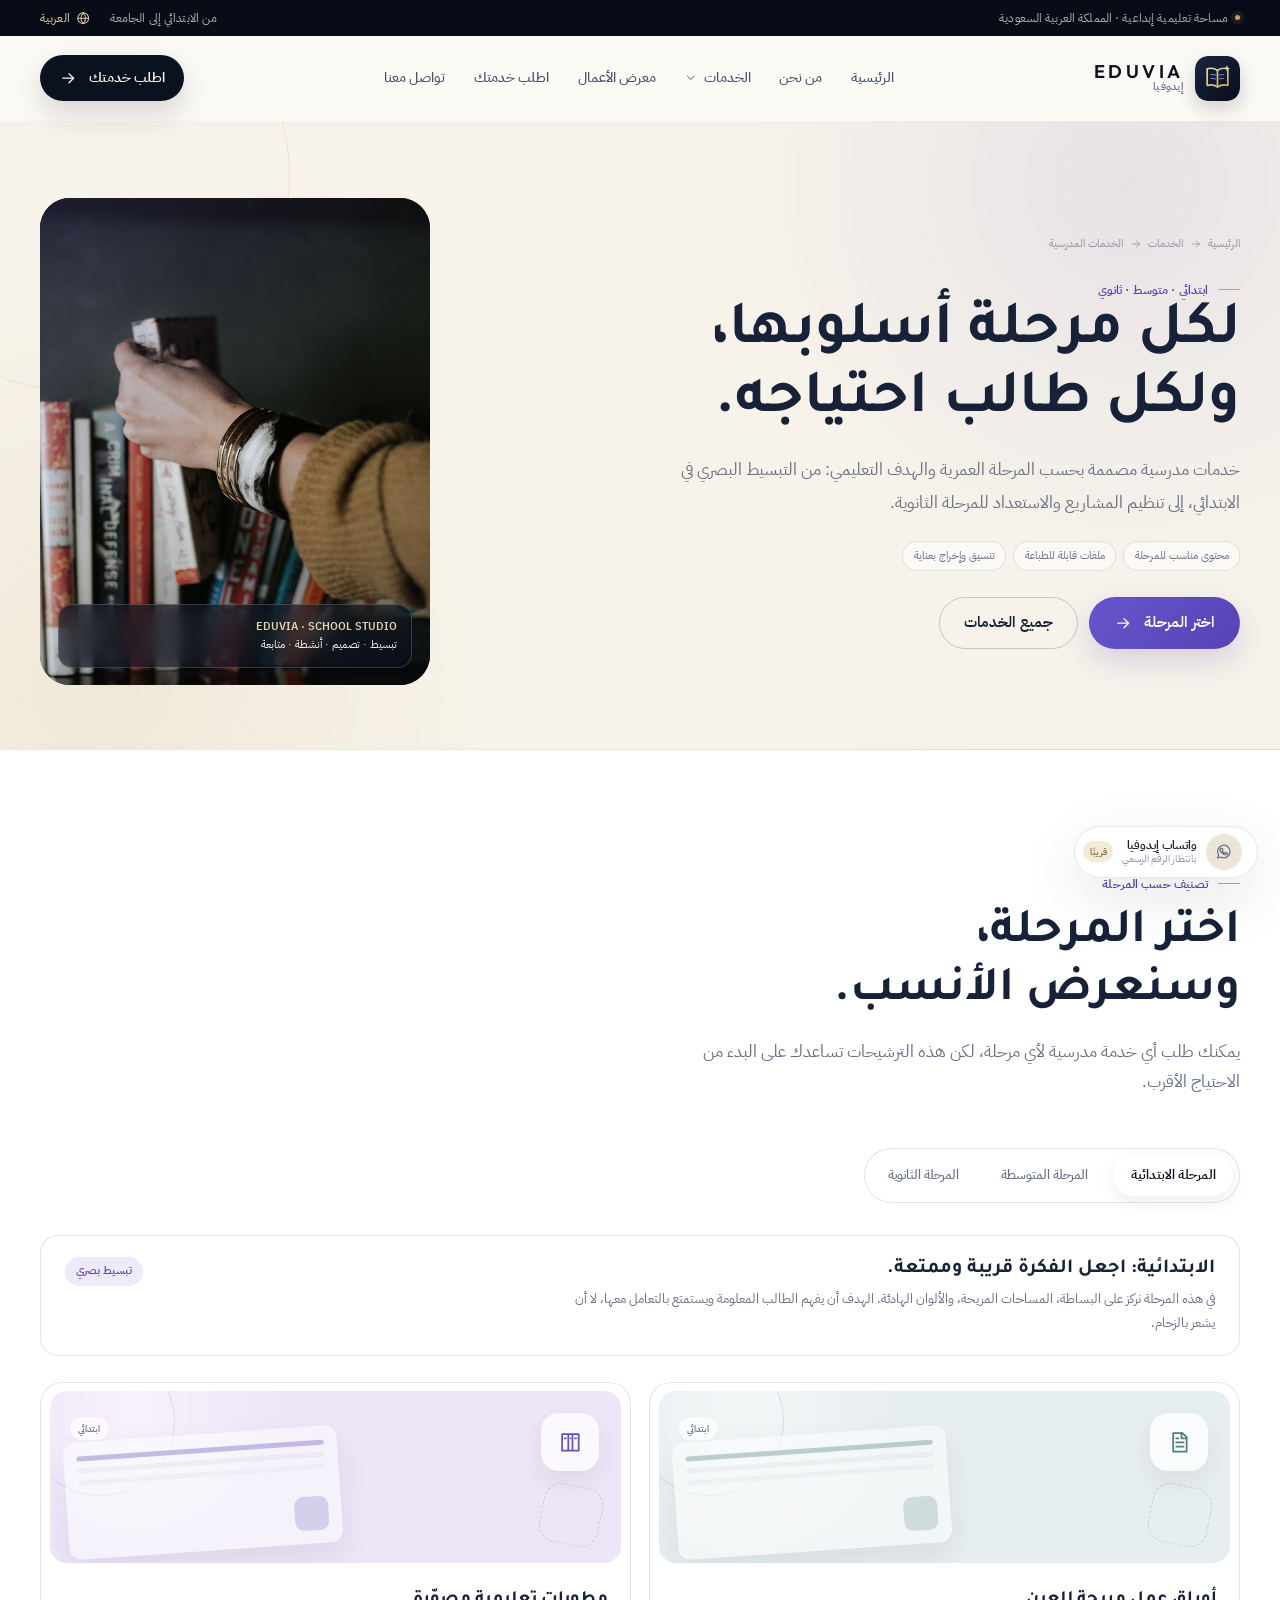
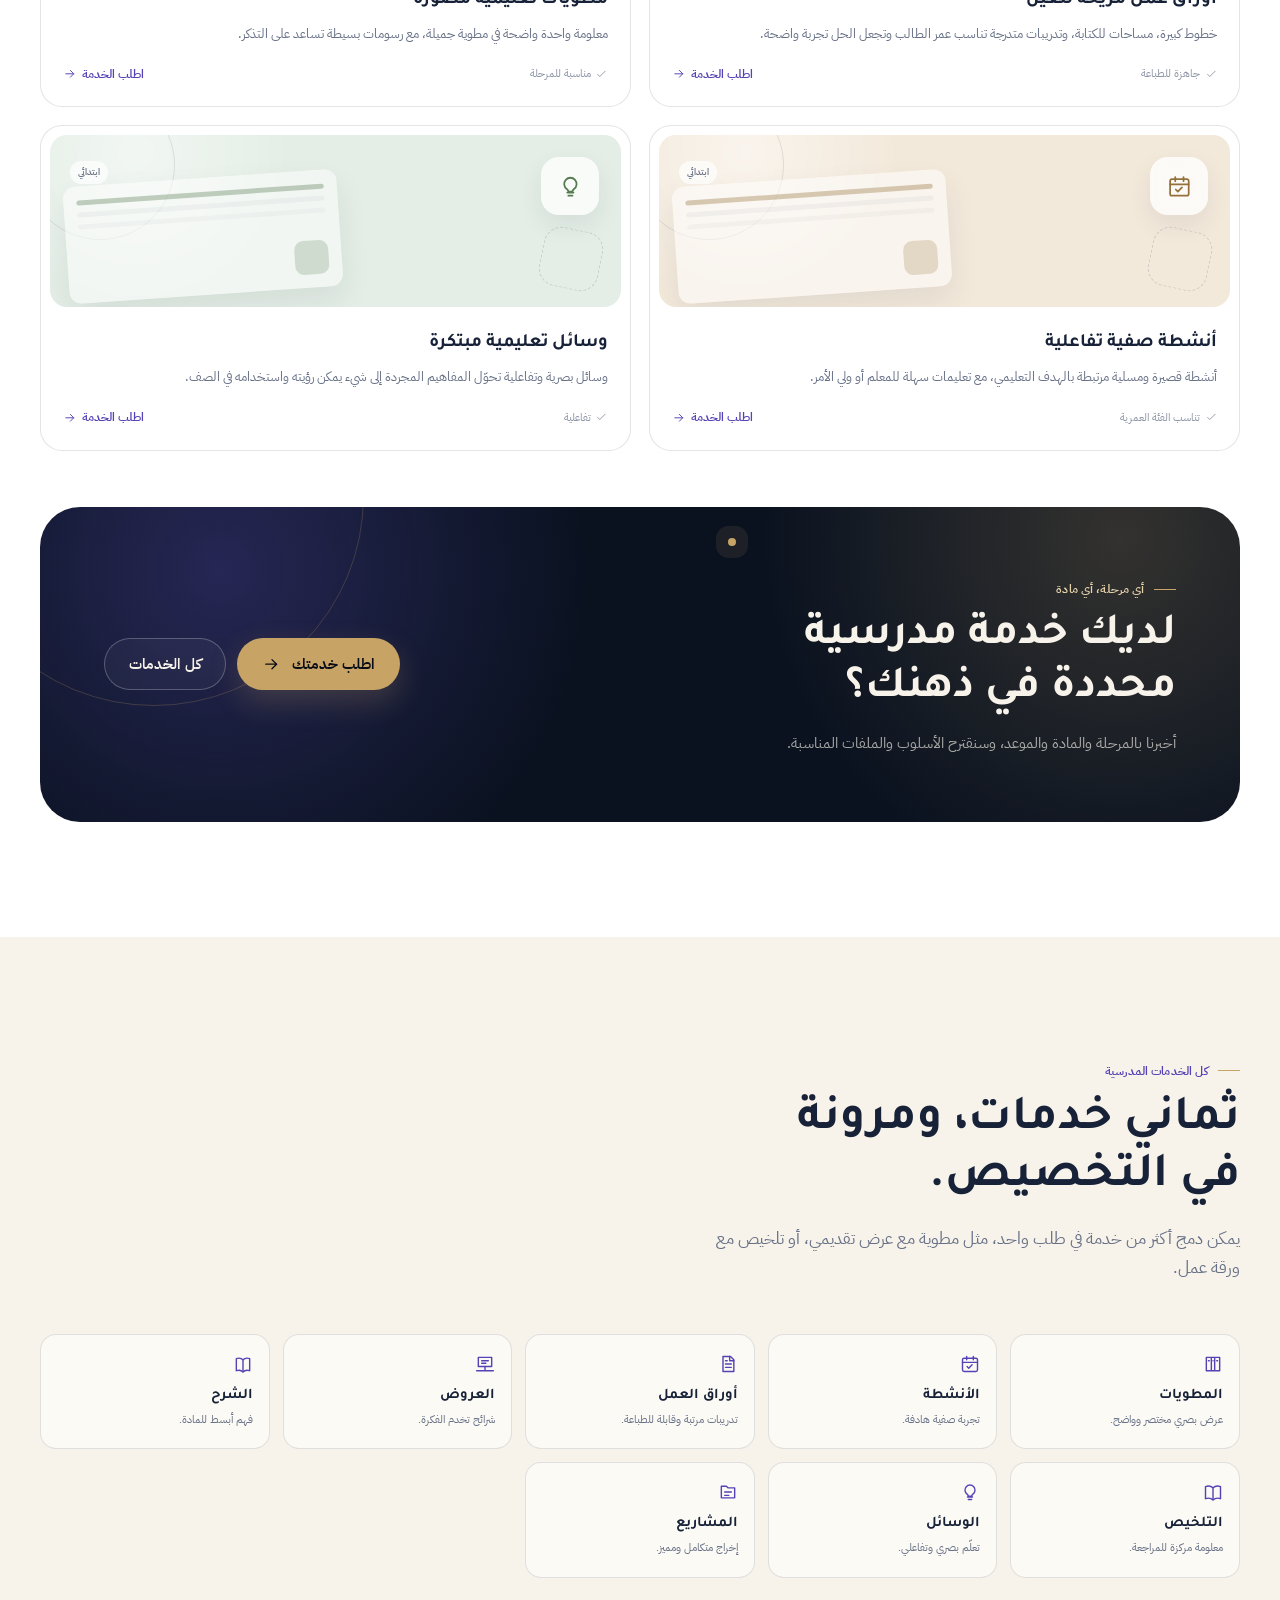
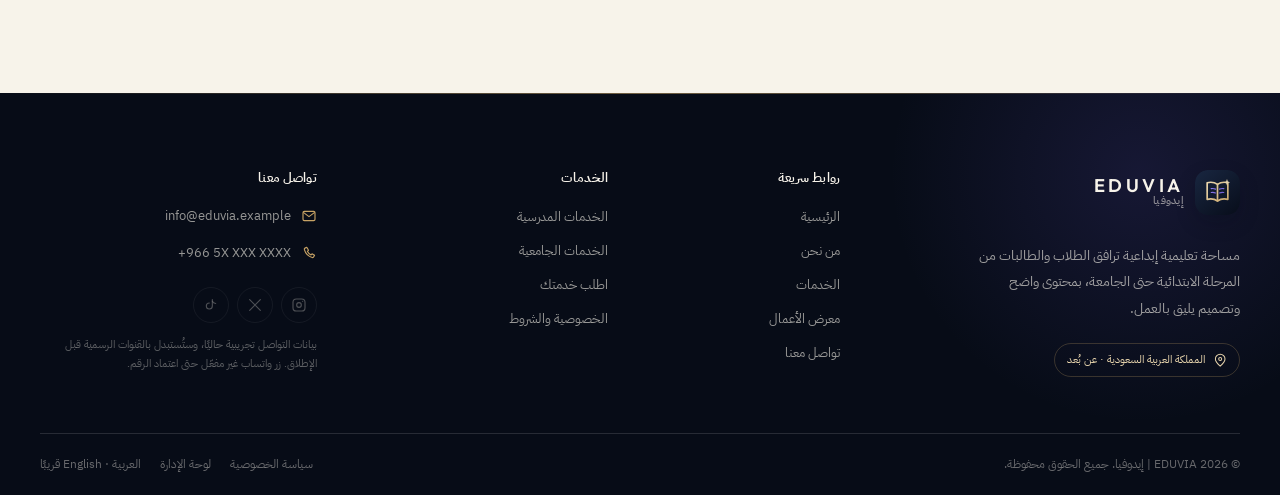
<file: EDUVIACOM/school-services.html>
<!DOCTYPE html>
<html lang="ar" dir="rtl">
<head>
  <meta charset="UTF-8">
  <meta name="viewport" content="width=device-width, initial-scale=1.0">
  <script>
    document.documentElement.classList.add("js");
    window.setTimeout(function () {
      if (!window.EDUVIA) document.documentElement.classList.remove("js");
    }, 3000);
  </script>
  <title>الخدمات المدرسية | EDUVIA إيدوفيا — ابتدائي ومتوسط وثانوي</title>
  <meta name="description" content="خدمات إيدوفيا للمرحلة المدرسية: مطويات، أوراق عمل، أنشطة، وسائل تعليمية، عروض تقديمية، تلخيص مناهج ومشاريع للابتدائي والمتوسط والثانوي.">
  <meta name="theme-color" content="#0a1220">
  <link rel="canonical" href="https://eduvia.example/school-services.html">
  <meta property="og:type" content="website">
  <meta property="og:locale" content="ar_SA">
  <meta property="og:title" content="الخدمات المدرسية | EDUVIA إيدوفيا">
  <meta property="og:description" content="خدمات تعليمية وإبداعية مصممة للابتدائي والمتوسط والثانوي.">
  <meta property="og:url" content="https://eduvia.example/school-services.html">
  <meta property="og:image" content="https://eduvia.example/assets/img/school-services.jpg">
  <link rel="icon" type="image/svg+xml" href="assets/img/favicon.svg">
  <link rel="manifest" href="manifest.webmanifest">
  <link rel="preconnect" href="https://fonts.googleapis.com">
  <link rel="preconnect" href="https://fonts.gstatic.com" crossorigin>
  <link href="https://fonts.googleapis.com/css2?family=IBM+Plex+Sans+Arabic:wght@400;500;600;700&family=Outfit:wght@400;500;600&family=Tajawal:wght@500;600;700;800&display=swap" rel="stylesheet">
  <link rel="stylesheet" href="assets/css/base.css">
  <link rel="stylesheet" href="assets/css/components.css">
</head>
<body data-page="school">
  <a class="skip-link" href="#main">انتقل إلى المحتوى</a>

  <div class="topbar">
    <div class="container container--wide topbar__inner">
      <span class="topbar__note"><i class="topbar__dot"></i> مساحة تعليمية إبداعية · المملكة العربية السعودية</span>
      <div class="topbar__meta"><span>من الابتدائي إلى الجامعة</span><span class="topbar__lang"><svg class="icon" aria-hidden="true"><use href="#i-globe"></use></svg> العربية</span></div>
    </div>
  </div>

  <header class="site-header">
    <div class="container container--wide header__inner">
      <a class="brand" href="index.html" aria-label="إيدوفيا — الصفحة الرئيسية">
        <img class="brand__mark" src="assets/img/logo.svg" alt="" width="45" height="45">
        <span class="brand__text"><span class="brand__latin">EDUVIA</span><span class="brand__arabic">إيدوفيا</span></span>
      </a>
      <nav class="site-nav" id="site-nav" aria-label="التنقل الرئيسي">
        <ul class="nav-list">
          <li class="nav-item"><a class="nav-link" href="index.html">الرئيسية</a></li>
          <li class="nav-item"><a class="nav-link" href="about.html">من نحن</a></li>
          <li class="nav-item nav-item--dropdown">
            <a class="nav-link" href="services.html">الخدمات <svg class="icon" aria-hidden="true"><use href="#i-chevron"></use></svg></a>
            <div class="nav-dropdown">
              <a href="school-services.html"><span class="nav-dropdown__icon"><svg class="icon" aria-hidden="true"><use href="#i-book"></use></svg></span><span><strong>الخدمات المدرسية</strong><small>ابتدائي · متوسط · ثانوي</small></span></a>
              <a href="university-services.html"><span class="nav-dropdown__icon"><svg class="icon" aria-hidden="true"><use href="#i-university"></use></svg></span><span><strong>الخدمات الجامعية</strong><small>مشاريع · أبحاث · عروض</small></span></a>
              <a href="services.html"><span class="nav-dropdown__icon"><svg class="icon" aria-hidden="true"><use href="#i-grid"></use></svg></span><span><strong>جميع الخدمات</strong><small>14 خدمة متخصصة</small></span></a>
            </div>
          </li>
          <li class="nav-item"><a class="nav-link" href="portfolio.html">معرض الأعمال</a></li>
          <li class="nav-item"><a class="nav-link" href="request.html">اطلب خدمتك</a></li>
          <li class="nav-item"><a class="nav-link" href="contact.html">تواصل معنا</a></li>
        </ul>
        <a class="btn btn--primary site-nav__cta" href="request.html">اطلب خدمتك الآن <svg class="icon icon--arrow" aria-hidden="true"><use href="#i-arrow"></use></svg></a>
      </nav>
      <div class="header__actions">
        <a class="btn btn--navy header__cta" href="request.html">اطلب خدمتك <svg class="icon icon--arrow" aria-hidden="true"><use href="#i-arrow"></use></svg></a>
        <button class="nav-toggle" type="button" aria-expanded="false" aria-controls="site-nav" aria-label="فتح القائمة">
          <svg class="icon nav-toggle__open" aria-hidden="true"><use href="#i-menu"></use></svg>
          <svg class="icon nav-toggle__close" aria-hidden="true"><use href="#i-close"></use></svg>
        </button>
      </div>
    </div>
  </header>

  <main id="main">
    <section class="page-hero">
      <div class="container container--wide page-hero__inner">
        <div class="page-hero__copy">
          <nav class="breadcrumb" aria-label="مسار الصفحة"><a href="index.html">الرئيسية</a><svg class="icon" aria-hidden="true"><use href="#i-arrow"></use></svg><a href="services.html">الخدمات</a><svg class="icon" aria-hidden="true"><use href="#i-arrow"></use></svg><span>الخدمات المدرسية</span></nav>
          <span class="eyebrow">ابتدائي · متوسط · ثانوي</span>
          <h1>لكل مرحلة أسلوبها، ولكل طالب احتياجه.</h1>
          <p class="page-hero__lead">خدمات مدرسية مصممة بحسب المرحلة العمرية والهدف التعليمي: من التبسيط البصري في الابتدائي، إلى تنظيم المشاريع والاستعداد للمرحلة الثانوية.</p>
          <div class="page-hero__chips"><span>محتوى مناسب للمرحلة</span><span>ملفات قابلة للطباعة</span><span>تنسيق وإخراج بعناية</span></div>
          <div class="page-hero__actions">
            <a class="btn btn--primary" href="#stage-primary">اختر المرحلة <svg class="icon icon--arrow" aria-hidden="true"><use href="#i-arrow"></use></svg></a>
            <a class="btn btn--outline" href="services.html">جميع الخدمات</a>
          </div>
        </div>
        <div class="page-hero__visual reveal">
          <div class="page-hero__image">
            <img src="assets/img/school-services.jpg" alt="أدوات تصميم وأوراق وأقلام بألوان هادئة على طاولة عمل" width="1200" height="800">
            <div class="page-hero__stamp"><strong>EDUVIA · SCHOOL STUDIO</strong><br>تبسيط · تصميم · أنشطة · متابعة</div>
          </div>
        </div>
      </div>
    </section>

    <section class="section section--white">
      <div class="container container--wide">
        <div class="section-head reveal">
          <div class="section-head__copy">
            <span class="eyebrow">تصنيف حسب المرحلة</span>
            <h2>اختر المرحلة، وسنعرض الأنسب.</h2>
            <p>يمكنك طلب أي خدمة مدرسية لأي مرحلة، لكن هذه الترشيحات تساعدك على البدء من الاحتياج الأقرب.</p>
          </div>
        </div>

        <div data-tabs>
          <div class="tabs" role="tablist" aria-label="المراحل الدراسية">
            <button class="tab" type="button" role="tab" id="tab-primary" aria-controls="stage-primary" aria-selected="true" tabindex="0">المرحلة الابتدائية</button>
            <button class="tab" type="button" role="tab" id="tab-middle" aria-controls="stage-middle" aria-selected="false" tabindex="-1">المرحلة المتوسطة</button>
            <button class="tab" type="button" role="tab" id="tab-high" aria-controls="stage-high" aria-selected="false" tabindex="-1">المرحلة الثانوية</button>
          </div>

          <div class="tab-panel" role="tabpanel" id="stage-primary" aria-labelledby="tab-primary">
            <div class="stage-intro">
              <div class="stage-intro__copy">
                <h3>الابتدائية: اجعل الفكرة قريبة وممتعة.</h3>
                <p>في هذه المرحلة نركز على البساطة، المساحات المريحة، والألوان الهادئة. الهدف أن يفهم الطالب المعلومة ويستمتع بالتعامل معها، لا أن يشعر بالزحام.</p>
              </div>
              <span class="stage-intro__badge">تبسيط بصري</span>
            </div>
            <div class="services-grid services-grid--two">
              <article class="service-card">
                <div class="service-card__visual" style="--tone:#e7eef0;--accent:#4f7e80">
                  <span class="service-card__icon"><svg class="icon" aria-hidden="true"><use href="#i-worksheet"></use></svg></span>
                  <span class="service-card__tag">ابتدائي</span>
                  <div class="service-card__art" aria-hidden="true"></div>
                </div>
                <div class="service-card__body">
                  <h3>أوراق عمل مريحة للعين</h3>
                  <p>خطوط كبيرة، مساحات للكتابة، وتدريبات متدرجة تناسب عمر الطالب وتجعل الحل تجربة واضحة.</p>
                  <div class="service-card__foot"><span class="service-card__meta"><svg class="icon" aria-hidden="true"><use href="#i-check"></use></svg> جاهزة للطباعة</span><a class="service-card__link" href="request.html?service=worksheets">اطلب الخدمة <svg class="icon" aria-hidden="true"><use href="#i-arrow"></use></svg></a></div>
                </div>
              </article>
              <article class="service-card">
                <div class="service-card__visual" style="--tone:#eee5f8;--accent:#6552b7">
                  <span class="service-card__icon"><svg class="icon" aria-hidden="true"><use href="#i-brochure"></use></svg></span>
                  <span class="service-card__tag">ابتدائي</span>
                  <div class="service-card__art" aria-hidden="true"></div>
                </div>
                <div class="service-card__body">
                  <h3>مطويات تعليمية مصوّرة</h3>
                  <p>معلومة واحدة واضحة في مطوية جميلة، مع رسومات بسيطة تساعد على التذكر.</p>
                  <div class="service-card__foot"><span class="service-card__meta"><svg class="icon" aria-hidden="true"><use href="#i-check"></use></svg> مناسبة للمرحلة</span><a class="service-card__link" href="request.html?service=brochure">اطلب الخدمة <svg class="icon" aria-hidden="true"><use href="#i-arrow"></use></svg></a></div>
                </div>
              </article>
              <article class="service-card">
                <div class="service-card__visual" style="--tone:#f3e9db;--accent:#94713a">
                  <span class="service-card__icon"><svg class="icon" aria-hidden="true"><use href="#i-activity"></use></svg></span>
                  <span class="service-card__tag">ابتدائي</span>
                  <div class="service-card__art" aria-hidden="true"></div>
                </div>
                <div class="service-card__body">
                  <h3>أنشطة صفية تفاعلية</h3>
                  <p>أنشطة قصيرة ومسلية مرتبطة بالهدف التعليمي، مع تعليمات سهلة للمعلم أو ولي الأمر.</p>
                  <div class="service-card__foot"><span class="service-card__meta"><svg class="icon" aria-hidden="true"><use href="#i-check"></use></svg> تناسب الفئة العمرية</span><a class="service-card__link" href="request.html?service=activities">اطلب الخدمة <svg class="icon" aria-hidden="true"><use href="#i-arrow"></use></svg></a></div>
                </div>
              </article>
              <article class="service-card">
                <div class="service-card__visual" style="--tone:#e4eee6;--accent:#567b51">
                  <span class="service-card__icon"><svg class="icon" aria-hidden="true"><use href="#i-tool"></use></svg></span>
                  <span class="service-card__tag">ابتدائي</span>
                  <div class="service-card__art" aria-hidden="true"></div>
                </div>
                <div class="service-card__body">
                  <h3>وسائل تعليمية مبتكرة</h3>
                  <p>وسائل بصرية وتفاعلية تحوّل المفاهيم المجردة إلى شيء يمكن رؤيته واستخدامه في الصف.</p>
                  <div class="service-card__foot"><span class="service-card__meta"><svg class="icon" aria-hidden="true"><use href="#i-check"></use></svg> تفاعلية</span><a class="service-card__link" href="request.html?service=teaching-tools">اطلب الخدمة <svg class="icon" aria-hidden="true"><use href="#i-arrow"></use></svg></a></div>
                </div>
              </article>
            </div>
          </div>

          <div class="tab-panel" role="tabpanel" id="stage-middle" aria-labelledby="tab-middle" hidden>
            <div class="stage-intro">
              <div class="stage-intro__copy">
                <h3>المتوسطة: تنظيم أكبر، وفهم أعمق.</h3>
                <p>نبدأ بتوسيع المعلومة وربطها، مع تدريب الطالب على البحث والترتيب والعرض. الشكل هنا يخدم الفهم والاستقلالية.</p>
              </div>
              <span class="stage-intro__badge">تنظيم وفهم</span>
            </div>
            <div class="services-grid services-grid--two">
              <article class="service-card">
                <div class="service-card__visual" style="--tone:#f2e9d8;--accent:#8a6b35">
                  <span class="service-card__icon"><svg class="icon" aria-hidden="true"><use href="#i-presentation"></use></svg></span>
                  <span class="service-card__tag">متوسط</span>
                  <div class="service-card__art" aria-hidden="true"></div>
                </div>
                <div class="service-card__body">
                  <h3>عروض تقديمية بفكرة واضحة</h3>
                  <p>تقسيم العرض إلى شرائح مختصرة، مع صور ورسوم تخدم الشرح وتبتعد عن ازدحام النصوص.</p>
                  <div class="service-card__foot"><span class="service-card__meta"><svg class="icon" aria-hidden="true"><use href="#i-check"></use></svg> PowerPoint</span><a class="service-card__link" href="request.html?service=presentation">اطلب الخدمة <svg class="icon" aria-hidden="true"><use href="#i-arrow"></use></svg></a></div>
                </div>
              </article>
              <article class="service-card">
                <div class="service-card__visual" style="--tone:#f2e7e2;--accent:#996e54">
                  <span class="service-card__icon"><svg class="icon" aria-hidden="true"><use href="#i-project"></use></svg></span>
                  <span class="service-card__tag">متوسط</span>
                  <div class="service-card__art" aria-hidden="true"></div>
                </div>
                <div class="service-card__body">
                  <h3>مشاريع مدرسية متكاملة</h3>
                  <p>من جمع المعلومة إلى اللوحة النهائية، بتسلسل يوضح جهد الطالب ويمنح المشروع هوية موحدة.</p>
                  <div class="service-card__foot"><span class="service-card__meta"><svg class="icon" aria-hidden="true"><use href="#i-check"></use></svg> إخراج متكامل</span><a class="service-card__link" href="request.html?service=school-projects">اطلب الخدمة <svg class="icon" aria-hidden="true"><use href="#i-arrow"></use></svg></a></div>
                </div>
              </article>
              <article class="service-card">
                <div class="service-card__visual" style="--tone:#e3edf5;--accent:#3e7897">
                  <span class="service-card__icon"><svg class="icon" aria-hidden="true"><use href="#i-summary"></use></svg></span>
                  <span class="service-card__tag">متوسط</span>
                  <div class="service-card__art" aria-hidden="true"></div>
                </div>
                <div class="service-card__body">
                  <h3>تلخيص يساعد على المراجعة</h3>
                  <p>ملخصات مرتبة للمفاهيم الأساسية، مع إبراز النقاط التي تحتاج تركيزًا أكبر قبل الاختبار.</p>
                  <div class="service-card__foot"><span class="service-card__meta"><svg class="icon" aria-hidden="true"><use href="#i-check"></use></svg> مراجعة منظمة</span><a class="service-card__link" href="request.html?service=summaries">اطلب الخدمة <svg class="icon" aria-hidden="true"><use href="#i-arrow"></use></svg></a></div>
                </div>
              </article>
              <article class="service-card">
                <div class="service-card__visual" style="--tone:#efe8f1;--accent:#8b5a89">
                  <span class="service-card__icon"><svg class="icon" aria-hidden="true"><use href="#i-activity"></use></svg></span>
                  <span class="service-card__tag">متوسط</span>
                  <div class="service-card__art" aria-hidden="true"></div>
                </div>
                <div class="service-card__body">
                  <h3>أنشطة تعليمية هادفة</h3>
                  <p>أنشطة تربط المادة بالحياة، وتشجع العمل الجماعي والتفكير النقدي داخل الصف.</p>
                  <div class="service-card__foot"><span class="service-card__meta"><svg class="icon" aria-hidden="true"><use href="#i-check"></use></svg> تفكير ومشاركة</span><a class="service-card__link" href="request.html?service=activities">اطلب الخدمة <svg class="icon" aria-hidden="true"><use href="#i-arrow"></use></svg></a></div>
                </div>
              </article>
            </div>
          </div>

          <div class="tab-panel" role="tabpanel" id="stage-high" aria-labelledby="tab-high" hidden>
            <div class="stage-intro">
              <div class="stage-intro__copy">
                <h3>الثانوية: تركيز، مراجعة، واستعداد.</h3>
                <p>نركز على المعلومة المركزة والتنظيم الذكي، مع عروض ومشاريع تظهر نضج الطالب وقدرته على الإخراج.</p>
              </div>
              <span class="stage-intro__badge">تركيز واستعداد</span>
            </div>
            <div class="services-grid services-grid--two">
              <article class="service-card">
                <div class="service-card__visual" style="--tone:#e3edf5;--accent:#3e7897">
                  <span class="service-card__icon"><svg class="icon" aria-hidden="true"><use href="#i-book"></use></svg></span>
                  <span class="service-card__tag">ثانوي</span>
                  <div class="service-card__art" aria-hidden="true"></div>
                </div>
                <div class="service-card__body">
                  <h3>شرح مواد بتركيز أكبر</h3>
                  <p>شرح مرتبط بالمنهج، مع أمثلة وتدريبات تساعد على بناء الفهم قبل حل الأسئلة.</p>
                  <div class="service-card__foot"><span class="service-card__meta"><svg class="icon" aria-hidden="true"><use href="#i-check"></use></svg> حسب المادة</span><a class="service-card__link" href="request.html?service=tutoring">اطلب الخدمة <svg class="icon" aria-hidden="true"><use href="#i-arrow"></use></svg></a></div>
                </div>
              </article>
              <article class="service-card">
                <div class="service-card__visual" style="--tone:#e9e7f2;--accent:#63589b">
                  <span class="service-card__icon"><svg class="icon" aria-hidden="true"><use href="#i-summary"></use></svg></span>
                  <span class="service-card__tag">ثانوي</span>
                  <div class="service-card__art" aria-hidden="true"></div>
                </div>
                <div class="service-card__body">
                  <h3>ملخصات مركزة للمراجعة</h3>
                  <p>ترتيب ذكي للمادة يحافظ على التفاصيل المهمة ويختصر الوقت في المراجعة النهائية.</p>
                  <div class="service-card__foot"><span class="service-card__meta"><svg class="icon" aria-hidden="true"><use href="#i-check"></use></svg> قبل الاختبارات</span><a class="service-card__link" href="request.html?service=summaries">اطلب الخدمة <svg class="icon" aria-hidden="true"><use href="#i-arrow"></use></svg></a></div>
                </div>
              </article>
              <article class="service-card">
                <div class="service-card__visual" style="--tone:#f2e9d8;--accent:#8a6b35">
                  <span class="service-card__icon"><svg class="icon" aria-hidden="true"><use href="#i-presentation"></use></svg></span>
                  <span class="service-card__tag">ثانوي</span>
                  <div class="service-card__art" aria-hidden="true"></div>
                </div>
                <div class="service-card__body">
                  <h3>عروض للمناقشة والتقديم</h3>
                  <p>عرض أنيق ومختصر يساعد الطالب على تقديم فكرته بثقة، مع دعم بصري مناسب.</p>
                  <div class="service-card__foot"><span class="service-card__meta"><svg class="icon" aria-hidden="true"><use href="#i-check"></use></svg> تقديم واثق</span><a class="service-card__link" href="request.html?service=presentation">اطلب الخدمة <svg class="icon" aria-hidden="true"><use href="#i-arrow"></use></svg></a></div>
                </div>
              </article>
              <article class="service-card">
                <div class="service-card__visual" style="--tone:#e6e3f6;--accent:#5c4bb4">
                  <span class="service-card__icon"><svg class="icon" aria-hidden="true"><use href="#i-project"></use></svg></span>
                  <span class="service-card__tag">ثانوي</span>
                  <div class="service-card__art" aria-hidden="true"></div>
                </div>
                <div class="service-card__body">
                  <h3>مشاريع تخرج مدرسية</h3>
                  <p>إخراج متكامل للمشروع النهائي، من الغلاف والترتيب إلى العرض البصري والمصادر.</p>
                  <div class="service-card__foot"><span class="service-card__meta"><svg class="icon" aria-hidden="true"><use href="#i-check"></use></svg> إخراج نهائي</span><a class="service-card__link" href="request.html?service=school-projects">اطلب الخدمة <svg class="icon" aria-hidden="true"><use href="#i-arrow"></use></svg></a></div>
                </div>
              </article>
            </div>
          </div>
        </div>

        <div class="cta-panel reveal" style="margin-block-start:3.5rem">
          <div class="cta-panel__copy">
            <span class="eyebrow eyebrow--light">أي مرحلة، أي مادة</span>
            <h2>لديك خدمة مدرسية محددة في ذهنك؟</h2>
            <p>أخبرنا بالمرحلة والمادة والموعد، وسنقترح الأسلوب والملفات المناسبة.</p>
          </div>
          <div class="cta-panel__actions">
            <a class="btn btn--gold" href="request.html">اطلب خدمتك <svg class="icon icon--arrow" aria-hidden="true"><use href="#i-arrow"></use></svg></a>
            <a class="btn btn--outline-light" href="services.html">كل الخدمات</a>
          </div>
        </div>
      </div>
    </section>

    <section class="section section--ivory">
      <div class="container container--wide">
        <div class="section-head reveal">
          <div class="section-head__copy">
            <span class="eyebrow">كل الخدمات المدرسية</span>
            <h2>ثماني خدمات، ومرونة في التخصيص.</h2>
            <p>يمكن دمج أكثر من خدمة في طلب واحد، مثل مطوية مع عرض تقديمي، أو تلخيص مع ورقة عمل.</p>
          </div>
        </div>
        <div class="values-grid values-grid--four">
          <a class="value-card" href="services.html"><span class="value-card__icon"><svg class="icon"><use href="#i-brochure"></use></svg></span><h3>المطويات</h3><p>عرض بصري مختصر وواضح.</p></a>
          <a class="value-card" href="services.html"><span class="value-card__icon"><svg class="icon"><use href="#i-activity"></use></svg></span><h3>الأنشطة</h3><p>تجربة صفية هادفة.</p></a>
          <a class="value-card" href="services.html"><span class="value-card__icon"><svg class="icon"><use href="#i-worksheet"></use></svg></span><h3>أوراق العمل</h3><p>تدريبات مرتبة وقابلة للطباعة.</p></a>
          <a class="value-card" href="services.html"><span class="value-card__icon"><svg class="icon"><use href="#i-presentation"></use></svg></span><h3>العروض</h3><p>شرائح تخدم الفكرة.</p></a>
          <a class="value-card" href="services.html"><span class="value-card__icon"><svg class="icon"><use href="#i-book"></use></svg></span><h3>الشرح</h3><p>فهم أبسط للمادة.</p></a>
          <a class="value-card" href="services.html"><span class="value-card__icon"><svg class="icon"><use href="#i-summary"></use></svg></span><h3>التلخيص</h3><p>معلومة مركزة للمراجعة.</p></a>
          <a class="value-card" href="services.html"><span class="value-card__icon"><svg class="icon"><use href="#i-tool"></use></svg></span><h3>الوسائل</h3><p>تعلّم بصري وتفاعلي.</p></a>
          <a class="value-card" href="services.html"><span class="value-card__icon"><svg class="icon"><use href="#i-project"></use></svg></span><h3>المشاريع</h3><p>إخراج متكامل ومميز.</p></a>
        </div>
      </div>
    </section>
  </main>

  <footer class="site-footer">
    <div class="container container--wide">
      <div class="footer__top">
        <div class="footer__col footer__brand">
          <a class="brand" href="index.html" aria-label="إيدوفيا — الصفحة الرئيسية">
            <img class="brand__mark" src="assets/img/logo.svg" alt="" width="45" height="45" loading="lazy">
            <span class="brand__text"><span class="brand__latin">EDUVIA</span><span class="brand__arabic">إيدوفيا</span></span>
          </a>
          <p class="footer__about">مساحة تعليمية إبداعية ترافق الطلاب والطالبات من المرحلة الابتدائية حتى الجامعة، بمحتوى واضح وتصميم يليق بالعمل.</p>
          <span class="footer__badge"><svg class="icon" aria-hidden="true"><use href="#i-pin"></use></svg> المملكة العربية السعودية · عن بُعد</span>
        </div>
        <div class="footer__col"><h3 class="footer__title">روابط سريعة</h3><div class="footer__links"><a href="index.html">الرئيسية</a><a href="about.html">من نحن</a><a href="services.html">الخدمات</a><a href="portfolio.html">معرض الأعمال</a><a href="contact.html">تواصل معنا</a></div></div>
        <div class="footer__col"><h3 class="footer__title">الخدمات</h3><div class="footer__links"><a href="school-services.html">الخدمات المدرسية</a><a href="university-services.html">الخدمات الجامعية</a><a href="request.html">اطلب خدمتك</a><a href="privacy.html">الخصوصية والشروط</a></div></div>
        <div class="footer__col footer__col--contact">
          <h3 class="footer__title">تواصل معنا</h3>
          <div class="footer__contact">
            <a class="footer__contact-item" data-site-email aria-disabled="true"><svg class="icon" aria-hidden="true"><use href="#i-mail"></use></svg><span>info@eduvia.example</span></a>
            <a class="footer__contact-item" data-site-phone aria-disabled="true"><svg class="icon" aria-hidden="true"><use href="#i-phone"></use></svg><span dir="ltr">+966 5X XXX XXXX</span></a>
          </div>
          <div class="footer__socials">
            <a class="social-btn" href="#" data-social="instagram" data-disabled-action="سيتم تفعيل إنستغرام عند اعتماد الحساب الرسمي." aria-disabled="true" aria-label="إنستغرام — قريبًا"><svg class="icon" aria-hidden="true"><use href="#i-instagram"></use></svg></a>
            <a class="social-btn" href="#" data-social="x" data-disabled-action="سيتم تفعيل منصة X عند اعتماد الحساب الرسمي." aria-disabled="true" aria-label="منصة X — قريبًا"><svg class="icon" aria-hidden="true"><use href="#i-x"></use></svg></a>
            <a class="social-btn" href="#" data-social="tiktok" data-disabled-action="سيتم تفعيل تيك توك عند اعتماد الحساب الرسمي." aria-disabled="true" aria-label="تيك توك — قريبًا"><svg class="icon" aria-hidden="true"><use href="#i-tiktok"></use></svg></a>
          </div>
          <p class="footer__note">بيانات التواصل تجريبية حاليًا، وستُستبدل بالقنوات الرسمية قبل الإطلاق. زر واتساب غير مفعّل حتى اعتماد الرقم.</p>
        </div>
      </div>
      <div class="footer__bottom">
        <span>© <span data-current-year>2026</span> EDUVIA | إيدوفيا. جميع الحقوق محفوظة.</span>
        <div class="footer__bottom-links"><a href="privacy.html">سياسة الخصوصية</a><a href="admin.html">لوحة الإدارة</a><span>العربية · English قريبًا</span></div>
      </div>
    </div>
  </footer>

  <a class="whatsapp-fab" href="#" data-whatsapp data-disabled-action="سيتم تفعيل واتساب عند إضافة رقم التواصل الرسمي." aria-disabled="true" aria-label="واتساب — غير مفعّل حاليًا">
    <span class="whatsapp-fab__icon"><svg class="icon" aria-hidden="true"><use href="#i-whatsapp"></use></svg></span>
    <span class="whatsapp-fab__text"><strong>واتساب إيدوفيا</strong><small>بانتظار الرقم الرسمي</small></span>
    <span class="whatsapp-fab__soon">قريبًا</span>
  </a>

  <script src="assets/js/main.js" defer></script>
</body>
</html>
</file>
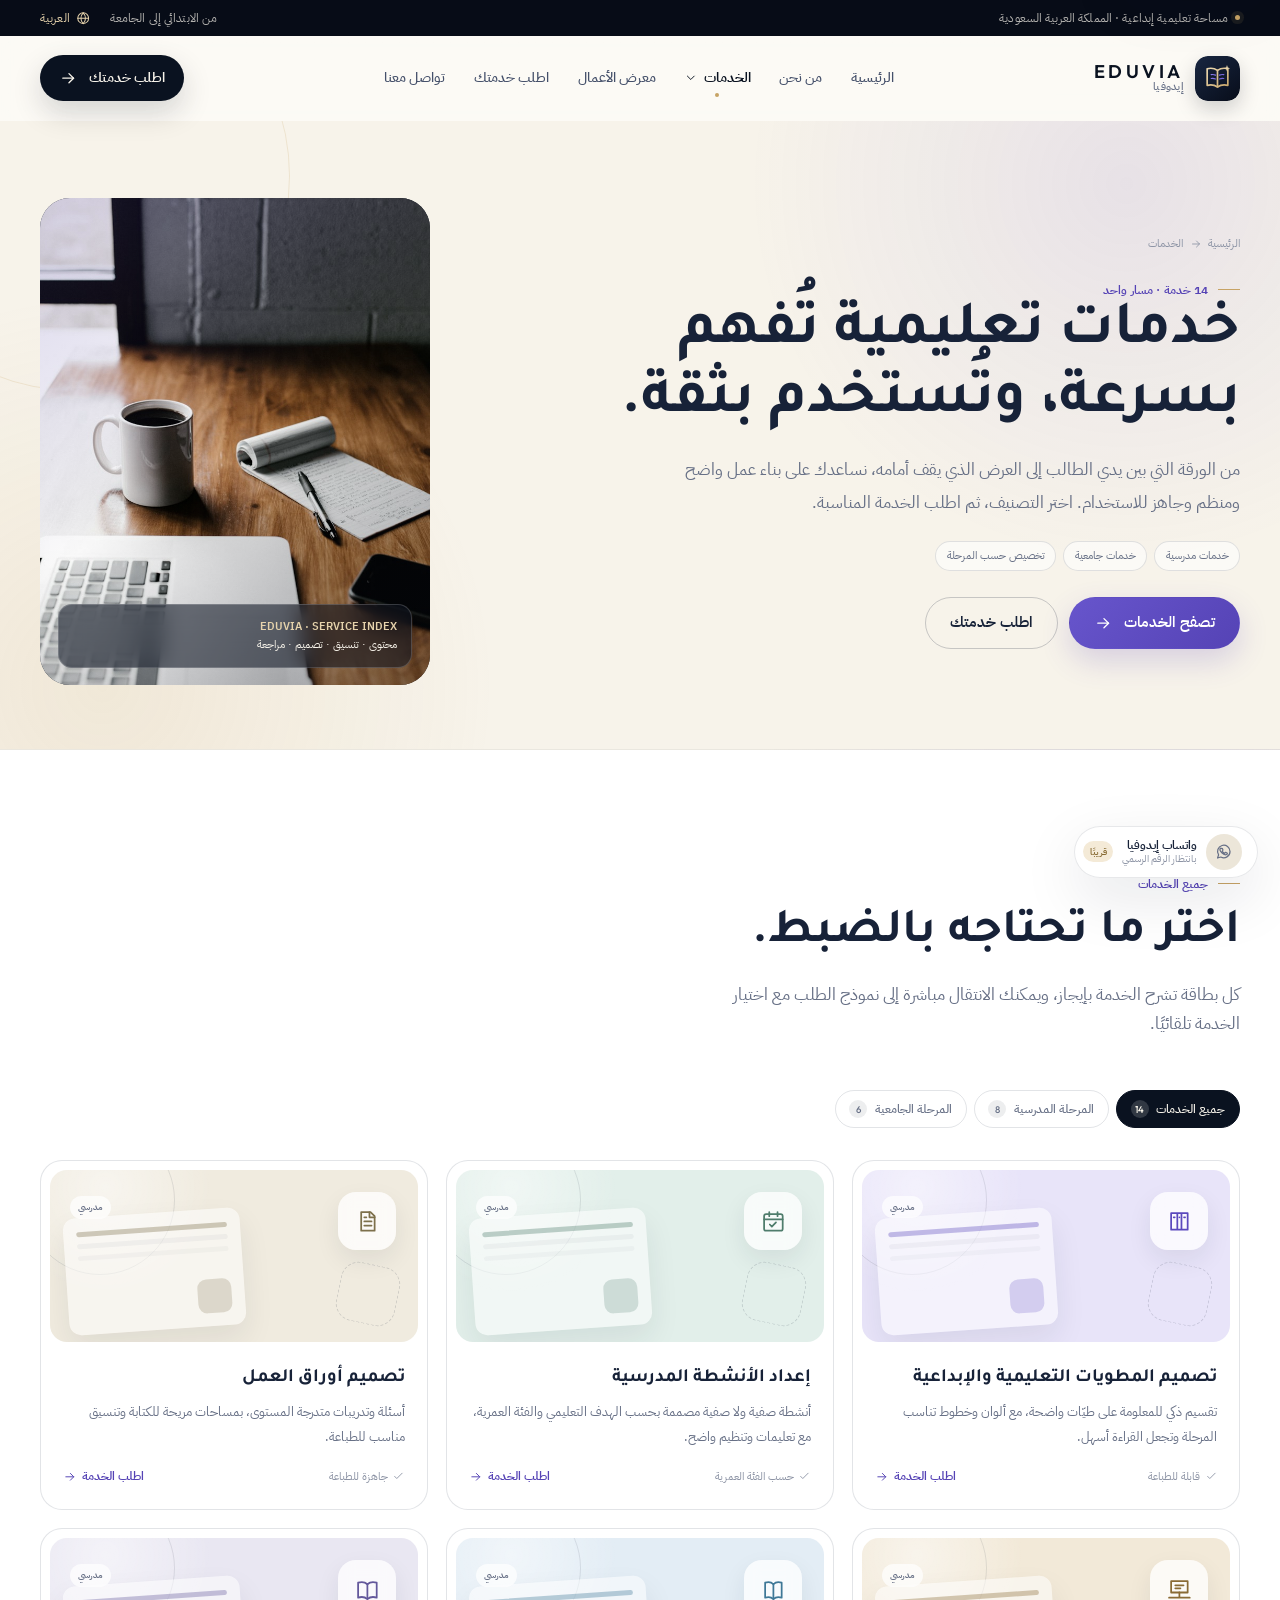
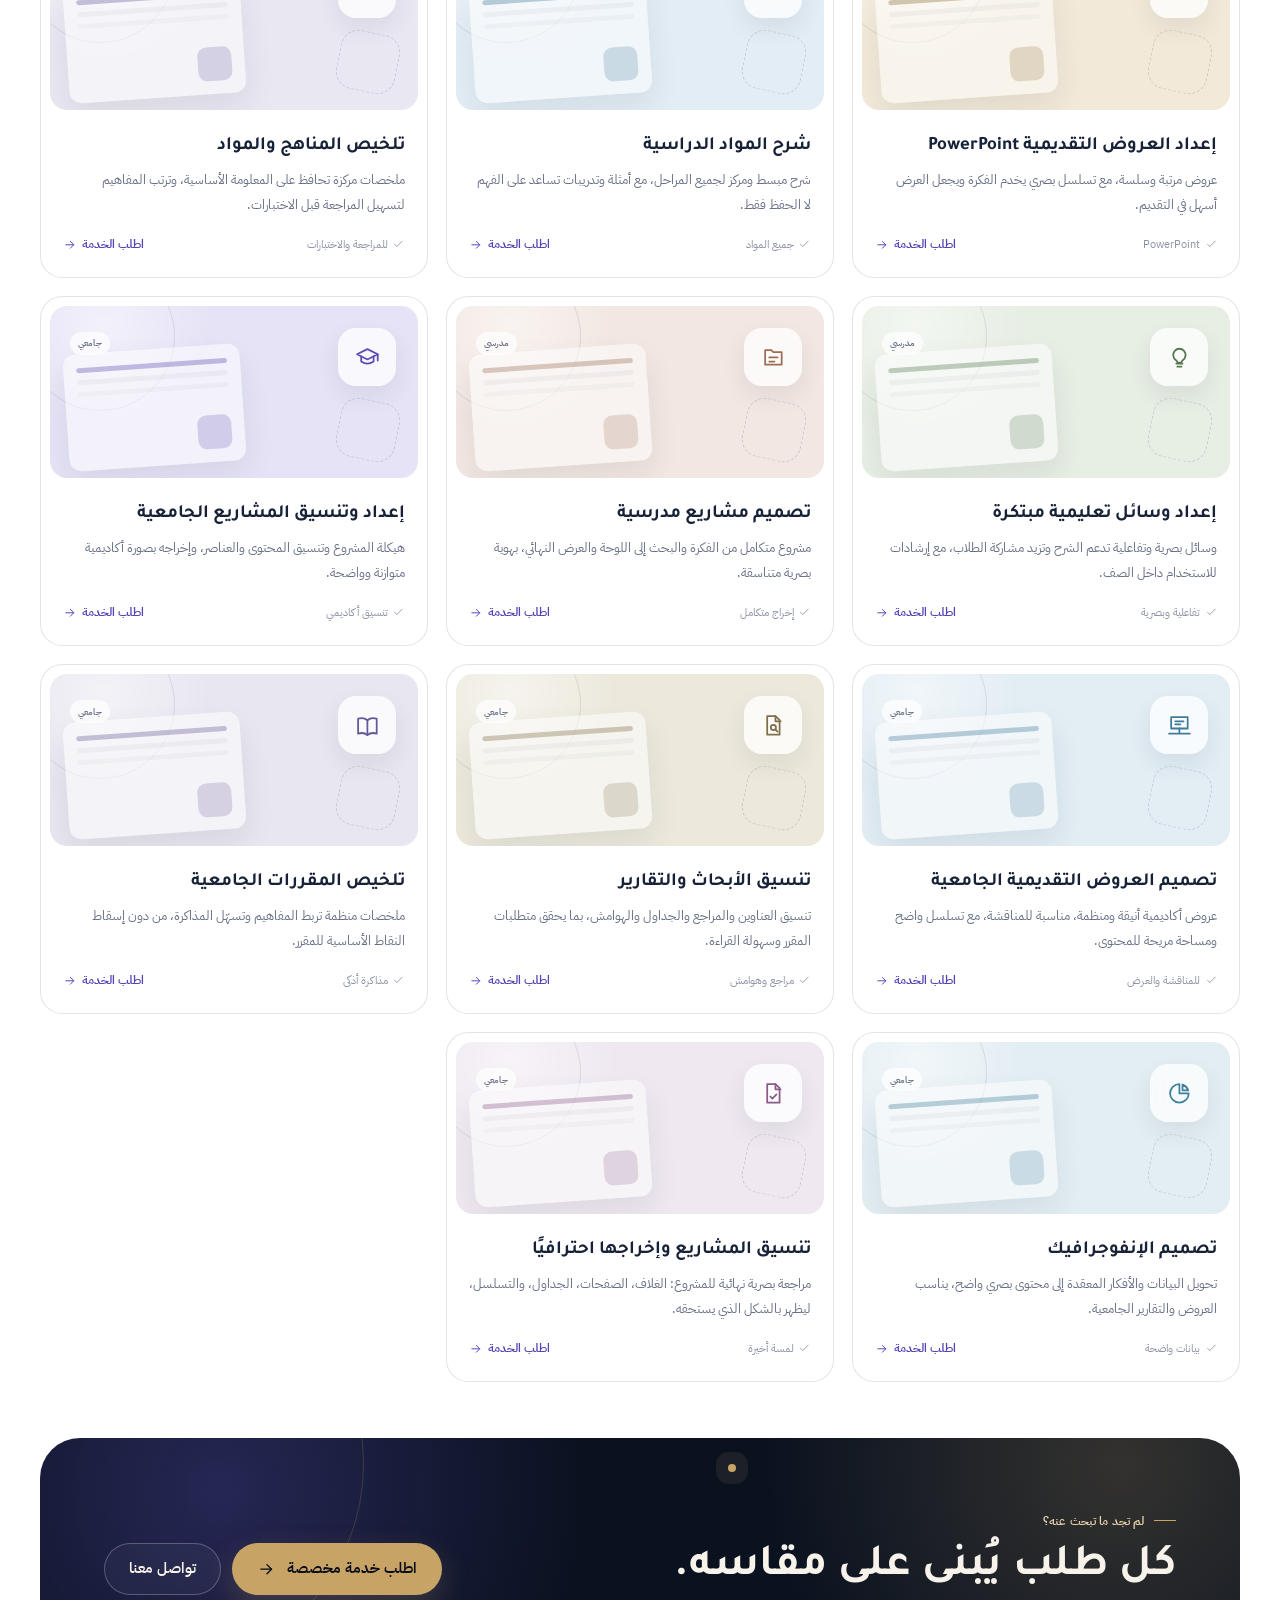
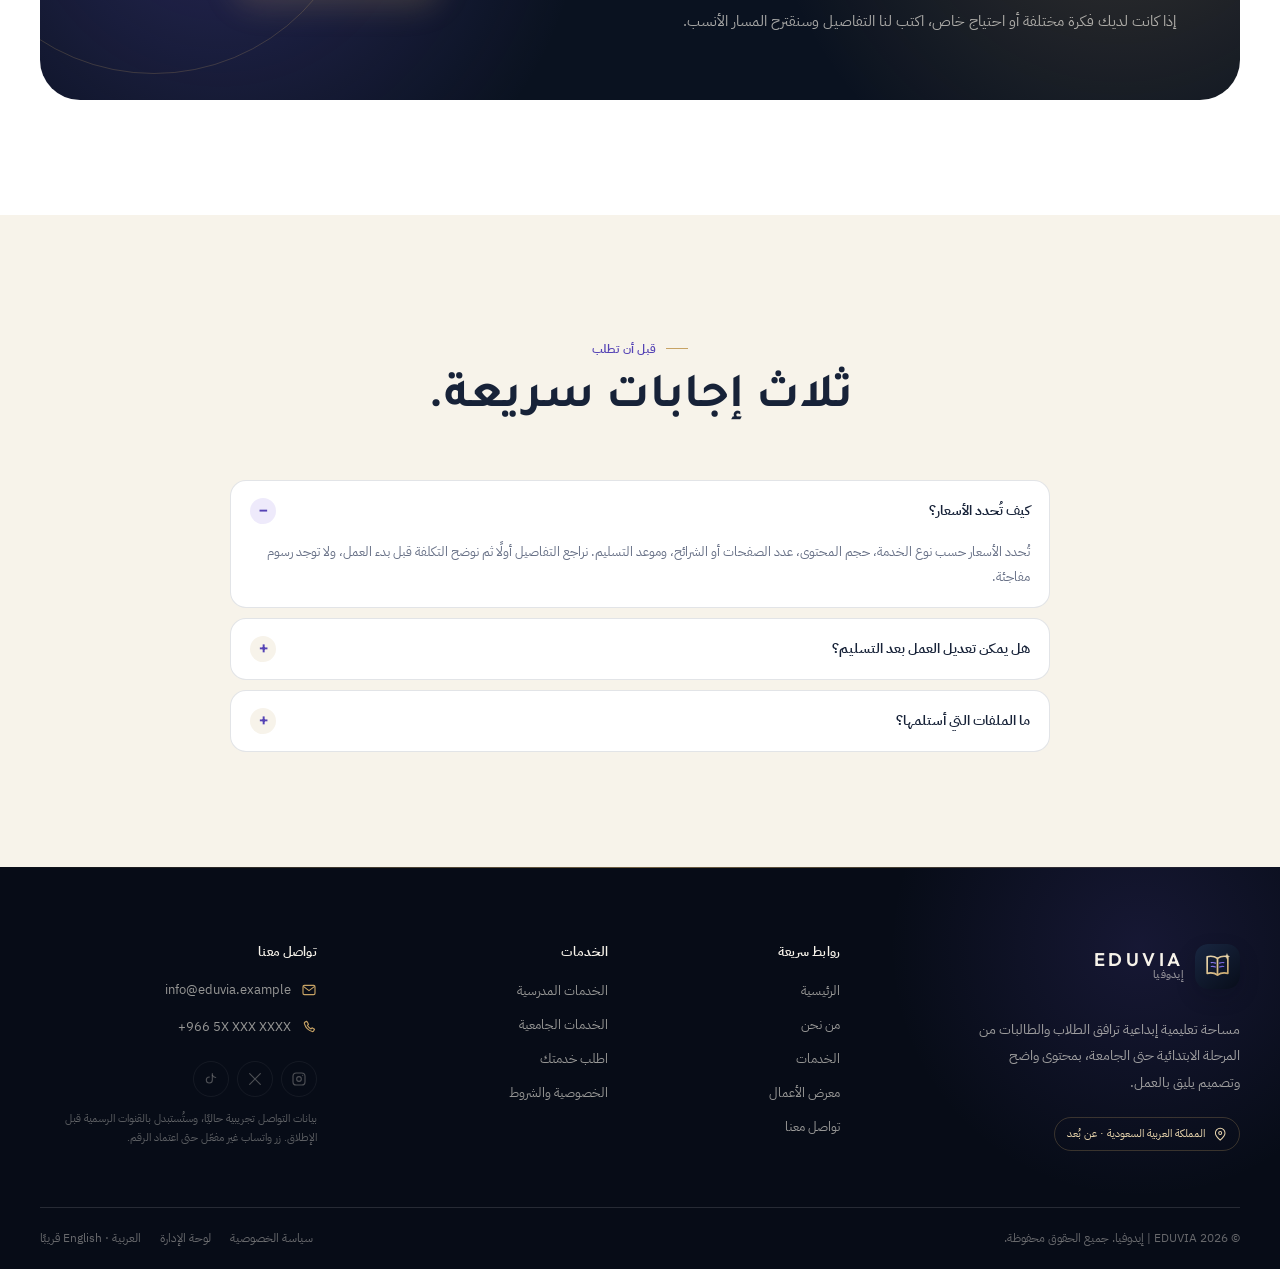
<file: EDUVIACOM/services.html>
<!DOCTYPE html>
<html lang="ar" dir="rtl">
<head>
  <meta charset="UTF-8">
  <meta name="viewport" content="width=device-width, initial-scale=1.0">
  <script>
    document.documentElement.classList.add("js");
    window.setTimeout(function () {
      if (!window.EDUVIA) document.documentElement.classList.remove("js");
    }, 3000);
  </script>
  <title>الخدمات | EDUVIA إيدوفيا — خدمات تعليمية وإبداعية</title>
  <meta name="description" content="جميع خدمات إيدوفيا التعليمية والإبداعية: مطويات، أوراق عمل، عروض تقديمية، شرح وتلخيص، مشاريع مدرسية، مشاريع جامعية، أبحاث وتقارير وإنفوجرافيك.">
  <meta name="theme-color" content="#0a1220">
  <link rel="canonical" href="https://eduvia.example/services.html">
  <meta property="og:type" content="website">
  <meta property="og:locale" content="ar_SA">
  <meta property="og:title" content="الخدمات | EDUVIA إيدوفيا">
  <meta property="og:description" content="14 خدمة متخصصة من المرحلة الابتدائية حتى الجامعة، بمحتوى واضح وتصميم متقن.">
  <meta property="og:url" content="https://eduvia.example/services.html">
  <meta property="og:image" content="https://eduvia.example/assets/img/hero-workspace.jpg">
  <link rel="icon" type="image/svg+xml" href="assets/img/favicon.svg">
  <link rel="manifest" href="manifest.webmanifest">
  <link rel="preconnect" href="https://fonts.googleapis.com">
  <link rel="preconnect" href="https://fonts.gstatic.com" crossorigin>
  <link href="https://fonts.googleapis.com/css2?family=IBM+Plex+Sans+Arabic:wght@400;500;600;700&family=Outfit:wght@400;500;600&family=Tajawal:wght@500;600;700;800&display=swap" rel="stylesheet">
  <link rel="stylesheet" href="assets/css/base.css">
  <link rel="stylesheet" href="assets/css/components.css">
</head>
<body data-page="services">
  <a class="skip-link" href="#main">انتقل إلى المحتوى</a>

  <div class="topbar">
    <div class="container container--wide topbar__inner">
      <span class="topbar__note"><i class="topbar__dot"></i> مساحة تعليمية إبداعية · المملكة العربية السعودية</span>
      <div class="topbar__meta"><span>من الابتدائي إلى الجامعة</span><span class="topbar__lang"><svg class="icon" aria-hidden="true"><use href="#i-globe"></use></svg> العربية</span></div>
    </div>
  </div>

  <header class="site-header">
    <div class="container container--wide header__inner">
      <a class="brand" href="index.html" aria-label="إيدوفيا — الصفحة الرئيسية">
        <img class="brand__mark" src="assets/img/logo.svg" alt="" width="45" height="45">
        <span class="brand__text"><span class="brand__latin">EDUVIA</span><span class="brand__arabic">إيدوفيا</span></span>
      </a>
      <nav class="site-nav" id="site-nav" aria-label="التنقل الرئيسي">
        <ul class="nav-list">
          <li class="nav-item"><a class="nav-link" href="index.html">الرئيسية</a></li>
          <li class="nav-item"><a class="nav-link" href="about.html">من نحن</a></li>
          <li class="nav-item nav-item--dropdown">
            <a class="nav-link" href="services.html" aria-current="page">الخدمات <svg class="icon" aria-hidden="true"><use href="#i-chevron"></use></svg></a>
            <div class="nav-dropdown">
              <a href="school-services.html"><span class="nav-dropdown__icon"><svg class="icon" aria-hidden="true"><use href="#i-book"></use></svg></span><span><strong>الخدمات المدرسية</strong><small>ابتدائي · متوسط · ثانوي</small></span></a>
              <a href="university-services.html"><span class="nav-dropdown__icon"><svg class="icon" aria-hidden="true"><use href="#i-university"></use></svg></span><span><strong>الخدمات الجامعية</strong><small>مشاريع · أبحاث · عروض</small></span></a>
              <a href="services.html"><span class="nav-dropdown__icon"><svg class="icon" aria-hidden="true"><use href="#i-grid"></use></svg></span><span><strong>جميع الخدمات</strong><small>14 خدمة متخصصة</small></span></a>
            </div>
          </li>
          <li class="nav-item"><a class="nav-link" href="portfolio.html">معرض الأعمال</a></li>
          <li class="nav-item"><a class="nav-link" href="request.html">اطلب خدمتك</a></li>
          <li class="nav-item"><a class="nav-link" href="contact.html">تواصل معنا</a></li>
        </ul>
        <a class="btn btn--primary site-nav__cta" href="request.html">اطلب خدمتك الآن <svg class="icon icon--arrow" aria-hidden="true"><use href="#i-arrow"></use></svg></a>
      </nav>
      <div class="header__actions">
        <a class="btn btn--navy header__cta" href="request.html">اطلب خدمتك <svg class="icon icon--arrow" aria-hidden="true"><use href="#i-arrow"></use></svg></a>
        <button class="nav-toggle" type="button" aria-expanded="false" aria-controls="site-nav" aria-label="فتح القائمة">
          <svg class="icon nav-toggle__open" aria-hidden="true"><use href="#i-menu"></use></svg>
          <svg class="icon nav-toggle__close" aria-hidden="true"><use href="#i-close"></use></svg>
        </button>
      </div>
    </div>
  </header>

  <main id="main">
    <section class="page-hero">
      <div class="container container--wide page-hero__inner">
        <div class="page-hero__copy">
          <nav class="breadcrumb" aria-label="مسار الصفحة"><a href="index.html">الرئيسية</a><svg class="icon" aria-hidden="true"><use href="#i-arrow"></use></svg><span>الخدمات</span></nav>
          <span class="eyebrow">14 خدمة · مسار واحد</span>
          <h1>خدمات تعليمية تُفهم بسرعة، وتُستخدم بثقة.</h1>
          <p class="page-hero__lead">من الورقة التي بين يدي الطالب إلى العرض الذي يقف أمامه، نساعدك على بناء عمل واضح ومنظم وجاهز للاستخدام. اختر التصنيف، ثم اطلب الخدمة المناسبة.</p>
          <div class="page-hero__chips"><span>خدمات مدرسية</span><span>خدمات جامعية</span><span>تخصيص حسب المرحلة</span></div>
          <div class="page-hero__actions">
            <a class="btn btn--primary" href="#services-list">تصفح الخدمات <svg class="icon icon--arrow" aria-hidden="true"><use href="#i-arrow"></use></svg></a>
            <a class="btn btn--outline" href="request.html">اطلب خدمتك</a>
          </div>
        </div>
        <div class="page-hero__visual reveal">
          <div class="page-hero__image">
            <img src="assets/img/hero-workspace.jpg" alt="مكتب عمل هادئ يضم حاسوبًا ودفترًا وأدوات كتابة" width="1400" height="900">
            <div class="page-hero__stamp"><strong>EDUVIA · SERVICE INDEX</strong><br>محتوى · تنسيق · تصميم · مراجعة</div>
          </div>
        </div>
      </div>
    </section>

    <section class="section section--white" id="services-list">
      <div class="container container--wide">
        <div class="section-head reveal">
          <div class="section-head__copy">
            <span class="eyebrow">جميع الخدمات</span>
            <h2>اختر ما تحتاجه بالضبط.</h2>
            <p>كل بطاقة تشرح الخدمة بإيجاز، ويمكنك الانتقال مباشرة إلى نموذج الطلب مع اختيار الخدمة تلقائيًا.</p>
          </div>
        </div>

        <div class="filter-bar reveal" data-filter-group="#services-grid" aria-label="تصفية الخدمات">
          <button class="filter-btn" type="button" data-filter="all" aria-pressed="true">جميع الخدمات <span class="filter-count" data-count>14</span></button>
          <button class="filter-btn" type="button" data-filter="school" aria-pressed="false">المرحلة المدرسية <span class="filter-count" data-count>8</span></button>
          <button class="filter-btn" type="button" data-filter="university" aria-pressed="false">المرحلة الجامعية <span class="filter-count" data-count>6</span></button>
        </div>

        <div class="services-grid" id="services-grid" data-custom-services>
          <article class="service-card reveal" data-category="school">
            <div class="service-card__visual" style="--tone:#e8e4f9;--accent:#5b49bd">
              <span class="service-card__icon"><svg class="icon" aria-hidden="true"><use href="#i-brochure"></use></svg></span>
              <span class="service-card__tag">مدرسي</span>
              <div class="service-card__art" aria-hidden="true"></div>
            </div>
            <div class="service-card__body">
              <h3>تصميم المطويات التعليمية والإبداعية</h3>
              <p>تقسيم ذكي للمعلومة على طيّات واضحة، مع ألوان وخطوط تناسب المرحلة وتجعل القراءة أسهل.</p>
              <div class="service-card__foot"><span class="service-card__meta"><svg class="icon" aria-hidden="true"><use href="#i-check"></use></svg> قابلة للطباعة</span><a class="service-card__link" href="request.html?service=brochure">اطلب الخدمة <svg class="icon" aria-hidden="true"><use href="#i-arrow"></use></svg></a></div>
            </div>
          </article>

          <article class="service-card reveal" data-delay="1" data-category="school">
            <div class="service-card__visual" style="--tone:#e2efea;--accent:#4f7d6c">
              <span class="service-card__icon"><svg class="icon" aria-hidden="true"><use href="#i-activity"></use></svg></span>
              <span class="service-card__tag">مدرسي</span>
              <div class="service-card__art" aria-hidden="true"></div>
            </div>
            <div class="service-card__body">
              <h3>إعداد الأنشطة المدرسية</h3>
              <p>أنشطة صفية ولا صفية مصممة بحسب الهدف التعليمي والفئة العمرية، مع تعليمات وتنظيم واضح.</p>
              <div class="service-card__foot"><span class="service-card__meta"><svg class="icon" aria-hidden="true"><use href="#i-check"></use></svg> حسب الفئة العمرية</span><a class="service-card__link" href="request.html?service=activities">اطلب الخدمة <svg class="icon" aria-hidden="true"><use href="#i-arrow"></use></svg></a></div>
            </div>
          </article>

          <article class="service-card reveal" data-delay="2" data-category="school">
            <div class="service-card__visual" style="--tone:#f0ebdf;--accent:#7d704c">
              <span class="service-card__icon"><svg class="icon" aria-hidden="true"><use href="#i-worksheet"></use></svg></span>
              <span class="service-card__tag">مدرسي</span>
              <div class="service-card__art" aria-hidden="true"></div>
            </div>
            <div class="service-card__body">
              <h3>تصميم أوراق العمل</h3>
              <p>أسئلة وتدريبات متدرجة المستوى، بمساحات مريحة للكتابة وتنسيق مناسب للطباعة.</p>
              <div class="service-card__foot"><span class="service-card__meta"><svg class="icon" aria-hidden="true"><use href="#i-check"></use></svg> جاهزة للطباعة</span><a class="service-card__link" href="request.html?service=worksheets">اطلب الخدمة <svg class="icon" aria-hidden="true"><use href="#i-arrow"></use></svg></a></div>
            </div>
          </article>

          <article class="service-card reveal" data-category="school">
            <div class="service-card__visual" style="--tone:#f2e9d8;--accent:#8a6b35">
              <span class="service-card__icon"><svg class="icon" aria-hidden="true"><use href="#i-presentation"></use></svg></span>
              <span class="service-card__tag">مدرسي</span>
              <div class="service-card__art" aria-hidden="true"></div>
            </div>
            <div class="service-card__body">
              <h3>إعداد العروض التقديمية PowerPoint</h3>
              <p>عروض مرتبة وسلسة، مع تسلسل بصري يخدم الفكرة ويجعل العرض أسهل في التقديم.</p>
              <div class="service-card__foot"><span class="service-card__meta"><svg class="icon" aria-hidden="true"><use href="#i-check"></use></svg> PowerPoint</span><a class="service-card__link" href="request.html?service=presentation">اطلب الخدمة <svg class="icon" aria-hidden="true"><use href="#i-arrow"></use></svg></a></div>
            </div>
          </article>

          <article class="service-card reveal" data-delay="1" data-category="school">
            <div class="service-card__visual" style="--tone:#e3edf5;--accent:#3e7897">
              <span class="service-card__icon"><svg class="icon" aria-hidden="true"><use href="#i-book"></use></svg></span>
              <span class="service-card__tag">مدرسي</span>
              <div class="service-card__art" aria-hidden="true"></div>
            </div>
            <div class="service-card__body">
              <h3>شرح المواد الدراسية</h3>
              <p>شرح مبسط ومركز لجميع المراحل، مع أمثلة وتدريبات تساعد على الفهم لا الحفظ فقط.</p>
              <div class="service-card__foot"><span class="service-card__meta"><svg class="icon" aria-hidden="true"><use href="#i-check"></use></svg> جميع المواد</span><a class="service-card__link" href="request.html?service=tutoring">اطلب الخدمة <svg class="icon" aria-hidden="true"><use href="#i-arrow"></use></svg></a></div>
            </div>
          </article>

          <article class="service-card reveal" data-delay="2" data-category="school">
            <div class="service-card__visual" style="--tone:#e9e7f2;--accent:#63589b">
              <span class="service-card__icon"><svg class="icon" aria-hidden="true"><use href="#i-summary"></use></svg></span>
              <span class="service-card__tag">مدرسي</span>
              <div class="service-card__art" aria-hidden="true"></div>
            </div>
            <div class="service-card__body">
              <h3>تلخيص المناهج والمواد</h3>
              <p>ملخصات مركزة تحافظ على المعلومة الأساسية، وترتب المفاهيم لتسهيل المراجعة قبل الاختبارات.</p>
              <div class="service-card__foot"><span class="service-card__meta"><svg class="icon" aria-hidden="true"><use href="#i-check"></use></svg> للمراجعة والاختبارات</span><a class="service-card__link" href="request.html?service=summaries">اطلب الخدمة <svg class="icon" aria-hidden="true"><use href="#i-arrow"></use></svg></a></div>
            </div>
          </article>

          <article class="service-card reveal" data-category="school">
            <div class="service-card__visual" style="--tone:#e7eee4;--accent:#55784f">
              <span class="service-card__icon"><svg class="icon" aria-hidden="true"><use href="#i-tool"></use></svg></span>
              <span class="service-card__tag">مدرسي</span>
              <div class="service-card__art" aria-hidden="true"></div>
            </div>
            <div class="service-card__body">
              <h3>إعداد وسائل تعليمية مبتكرة</h3>
              <p>وسائل بصرية وتفاعلية تدعم الشرح وتزيد مشاركة الطلاب، مع إرشادات للاستخدام داخل الصف.</p>
              <div class="service-card__foot"><span class="service-card__meta"><svg class="icon" aria-hidden="true"><use href="#i-check"></use></svg> تفاعلية وبصرية</span><a class="service-card__link" href="request.html?service=teaching-tools">اطلب الخدمة <svg class="icon" aria-hidden="true"><use href="#i-arrow"></use></svg></a></div>
            </div>
          </article>

          <article class="service-card reveal" data-delay="1" data-category="school">
            <div class="service-card__visual" style="--tone:#f2e7e2;--accent:#996e54">
              <span class="service-card__icon"><svg class="icon" aria-hidden="true"><use href="#i-project"></use></svg></span>
              <span class="service-card__tag">مدرسي</span>
              <div class="service-card__art" aria-hidden="true"></div>
            </div>
            <div class="service-card__body">
              <h3>تصميم مشاريع مدرسية</h3>
              <p>مشروع متكامل من الفكرة والبحث إلى اللوحة والعرض النهائي، بهوية بصرية متناسقة.</p>
              <div class="service-card__foot"><span class="service-card__meta"><svg class="icon" aria-hidden="true"><use href="#i-check"></use></svg> إخراج متكامل</span><a class="service-card__link" href="request.html?service=school-projects">اطلب الخدمة <svg class="icon" aria-hidden="true"><use href="#i-arrow"></use></svg></a></div>
            </div>
          </article>

          <article class="service-card reveal" data-delay="2" data-category="university">
            <div class="service-card__visual" style="--tone:#e6e3f6;--accent:#5c4bb4">
              <span class="service-card__icon"><svg class="icon" aria-hidden="true"><use href="#i-university"></use></svg></span>
              <span class="service-card__tag">جامعي</span>
              <div class="service-card__art" aria-hidden="true"></div>
            </div>
            <div class="service-card__body">
              <h3>إعداد وتنسيق المشاريع الجامعية</h3>
              <p>هيكلة المشروع وتنسيق المحتوى والعناصر، وإخراجه بصورة أكاديمية متوازنة وواضحة.</p>
              <div class="service-card__foot"><span class="service-card__meta"><svg class="icon" aria-hidden="true"><use href="#i-check"></use></svg> تنسيق أكاديمي</span><a class="service-card__link" href="request.html?service=university-projects">اطلب الخدمة <svg class="icon" aria-hidden="true"><use href="#i-arrow"></use></svg></a></div>
            </div>
          </article>

          <article class="service-card reveal" data-category="university">
            <div class="service-card__visual" style="--tone:#e2edf4;--accent:#3f7c9a">
              <span class="service-card__icon"><svg class="icon" aria-hidden="true"><use href="#i-presentation"></use></svg></span>
              <span class="service-card__tag">جامعي</span>
              <div class="service-card__art" aria-hidden="true"></div>
            </div>
            <div class="service-card__body">
              <h3>تصميم العروض التقديمية الجامعية</h3>
              <p>عروض أكاديمية أنيقة ومنظمة، مناسبة للمناقشة، مع تسلسل واضح ومساحة مريحة للمحتوى.</p>
              <div class="service-card__foot"><span class="service-card__meta"><svg class="icon" aria-hidden="true"><use href="#i-check"></use></svg> للمناقشة والعرض</span><a class="service-card__link" href="request.html?service=university-presentation">اطلب الخدمة <svg class="icon" aria-hidden="true"><use href="#i-arrow"></use></svg></a></div>
            </div>
          </article>

          <article class="service-card reveal" data-delay="1" data-category="university">
            <div class="service-card__visual" style="--tone:#ece8dc;--accent:#7f6e48">
              <span class="service-card__icon"><svg class="icon" aria-hidden="true"><use href="#i-research"></use></svg></span>
              <span class="service-card__tag">جامعي</span>
              <div class="service-card__art" aria-hidden="true"></div>
            </div>
            <div class="service-card__body">
              <h3>تنسيق الأبحاث والتقارير</h3>
              <p>تنسيق العناوين والمراجع والجداول والهوامش، بما يحقق متطلبات المقرر وسهولة القراءة.</p>
              <div class="service-card__foot"><span class="service-card__meta"><svg class="icon" aria-hidden="true"><use href="#i-check"></use></svg> مراجع وهوامش</span><a class="service-card__link" href="request.html?service=research-formatting">اطلب الخدمة <svg class="icon" aria-hidden="true"><use href="#i-arrow"></use></svg></a></div>
            </div>
          </article>

          <article class="service-card reveal" data-delay="2" data-category="university">
            <div class="service-card__visual" style="--tone:#e8e6f0;--accent:#665798">
              <span class="service-card__icon"><svg class="icon" aria-hidden="true"><use href="#i-summary"></use></svg></span>
              <span class="service-card__tag">جامعي</span>
              <div class="service-card__art" aria-hidden="true"></div>
            </div>
            <div class="service-card__body">
              <h3>تلخيص المقررات الجامعية</h3>
              <p>ملخصات منظمة تربط المفاهيم وتسهّل المذاكرة، من دون إسقاط النقاط الأساسية للمقرر.</p>
              <div class="service-card__foot"><span class="service-card__meta"><svg class="icon" aria-hidden="true"><use href="#i-check"></use></svg> مذاكرة أذكى</span><a class="service-card__link" href="request.html?service=university-summaries">اطلب الخدمة <svg class="icon" aria-hidden="true"><use href="#i-arrow"></use></svg></a></div>
            </div>
          </article>

          <article class="service-card reveal" data-category="university">
            <div class="service-card__visual" style="--tone:#e3eef3;--accent:#3e7f99">
              <span class="service-card__icon"><svg class="icon" aria-hidden="true"><use href="#i-infographic"></use></svg></span>
              <span class="service-card__tag">جامعي</span>
              <div class="service-card__art" aria-hidden="true"></div>
            </div>
            <div class="service-card__body">
              <h3>تصميم الإنفوجرافيك</h3>
              <p>تحويل البيانات والأفكار المعقدة إلى محتوى بصري واضح، يناسب العروض والتقارير الجامعية.</p>
              <div class="service-card__foot"><span class="service-card__meta"><svg class="icon" aria-hidden="true"><use href="#i-check"></use></svg> بيانات واضحة</span><a class="service-card__link" href="request.html?service=infographic">اطلب الخدمة <svg class="icon" aria-hidden="true"><use href="#i-arrow"></use></svg></a></div>
            </div>
          </article>

          <article class="service-card reveal" data-delay="1" data-category="university">
            <div class="service-card__visual" style="--tone:#efe8f1;--accent:#8b5a89">
              <span class="service-card__icon"><svg class="icon" aria-hidden="true"><use href="#i-report"></use></svg></span>
              <span class="service-card__tag">جامعي</span>
              <div class="service-card__art" aria-hidden="true"></div>
            </div>
            <div class="service-card__body">
              <h3>تنسيق المشاريع وإخراجها احترافيًا</h3>
              <p>مراجعة بصرية نهائية للمشروع: الغلاف، الصفحات، الجداول، والتسلسل، ليظهر بالشكل الذي يستحقه.</p>
              <div class="service-card__foot"><span class="service-card__meta"><svg class="icon" aria-hidden="true"><use href="#i-check"></use></svg> لمسة أخيرة</span><a class="service-card__link" href="request.html?service=university-output">اطلب الخدمة <svg class="icon" aria-hidden="true"><use href="#i-arrow"></use></svg></a></div>
            </div>
          </article>
        </div>
        <div class="empty-state" hidden>لا توجد خدمات مطابقة لهذا التصنيف حاليًا. جرّب تصنيفًا آخر أو تواصل معنا.</div>

        <div class="cta-panel reveal" style="margin-block-start:3.5rem">
          <div class="cta-panel__copy">
            <span class="eyebrow eyebrow--light">لم تجد ما تبحث عنه؟</span>
            <h2>كل طلب يُبنى على مقاسه.</h2>
            <p>إذا كانت لديك فكرة مختلفة أو احتياج خاص، اكتب لنا التفاصيل وسنقترح المسار الأنسب.</p>
          </div>
          <div class="cta-panel__actions">
            <a class="btn btn--gold" href="request.html?service=other">اطلب خدمة مخصصة <svg class="icon icon--arrow" aria-hidden="true"><use href="#i-arrow"></use></svg></a>
            <a class="btn btn--outline-light" href="contact.html">تواصل معنا</a>
          </div>
        </div>
      </div>
    </section>

    <section class="section section--ivory">
      <div class="container container--wide">
        <div class="section-head section-head--center reveal">
          <div class="section-head__copy">
            <span class="eyebrow">قبل أن تطلب</span>
            <h2>ثلاث إجابات سريعة.</h2>
          </div>
        </div>
        <div class="faq" style="max-width:820px;margin-inline:auto">
          <details class="faq__item" open>
            <summary>كيف تُحدد الأسعار؟</summary>
            <div class="faq__answer">تُحدد الأسعار حسب نوع الخدمة، حجم المحتوى، عدد الصفحات أو الشرائح، وموعد التسليم. نراجع التفاصيل أولًا ثم نوضح التكلفة قبل بدء العمل، ولا توجد رسوم مفاجئة.</div>
          </details>
          <details class="faq__item">
            <summary>هل يمكن تعديل العمل بعد التسليم؟</summary>
            <div class="faq__answer">نعم، تشمل الخدمة مراجعة للملاحظات الأساسية. أي إضافات كبيرة في نطاق العمل تُناقش بشكل منفصل قبل التنفيذ.</div>
          </details>
          <details class="faq__item">
            <summary>ما الملفات التي أستلمها؟</summary>
            <div class="faq__answer">حسب الخدمة: PDF جاهز للطباعة، وملفات PowerPoint أو Word قابلة للتعديل عند الحاجة. نوضح صيغة التسليم قبل البدء حتى يكون كل شيء واضحًا.</div>
          </details>
        </div>
      </div>
    </section>
  </main>

  <footer class="site-footer">
    <div class="container container--wide">
      <div class="footer__top">
        <div class="footer__col footer__brand">
          <a class="brand" href="index.html" aria-label="إيدوفيا — الصفحة الرئيسية">
            <img class="brand__mark" src="assets/img/logo.svg" alt="" width="45" height="45" loading="lazy">
            <span class="brand__text"><span class="brand__latin">EDUVIA</span><span class="brand__arabic">إيدوفيا</span></span>
          </a>
          <p class="footer__about">مساحة تعليمية إبداعية ترافق الطلاب والطالبات من المرحلة الابتدائية حتى الجامعة، بمحتوى واضح وتصميم يليق بالعمل.</p>
          <span class="footer__badge"><svg class="icon" aria-hidden="true"><use href="#i-pin"></use></svg> المملكة العربية السعودية · عن بُعد</span>
        </div>
        <div class="footer__col"><h3 class="footer__title">روابط سريعة</h3><div class="footer__links"><a href="index.html">الرئيسية</a><a href="about.html">من نحن</a><a href="services.html">الخدمات</a><a href="portfolio.html">معرض الأعمال</a><a href="contact.html">تواصل معنا</a></div></div>
        <div class="footer__col"><h3 class="footer__title">الخدمات</h3><div class="footer__links"><a href="school-services.html">الخدمات المدرسية</a><a href="university-services.html">الخدمات الجامعية</a><a href="request.html">اطلب خدمتك</a><a href="privacy.html">الخصوصية والشروط</a></div></div>
        <div class="footer__col footer__col--contact">
          <h3 class="footer__title">تواصل معنا</h3>
          <div class="footer__contact">
            <a class="footer__contact-item" data-site-email aria-disabled="true"><svg class="icon" aria-hidden="true"><use href="#i-mail"></use></svg><span>info@eduvia.example</span></a>
            <a class="footer__contact-item" data-site-phone aria-disabled="true"><svg class="icon" aria-hidden="true"><use href="#i-phone"></use></svg><span dir="ltr">+966 5X XXX XXXX</span></a>
          </div>
          <div class="footer__socials">
            <a class="social-btn" href="#" data-social="instagram" data-disabled-action="سيتم تفعيل إنستغرام عند اعتماد الحساب الرسمي." aria-disabled="true" aria-label="إنستغرام — قريبًا"><svg class="icon" aria-hidden="true"><use href="#i-instagram"></use></svg></a>
            <a class="social-btn" href="#" data-social="x" data-disabled-action="سيتم تفعيل منصة X عند اعتماد الحساب الرسمي." aria-disabled="true" aria-label="منصة X — قريبًا"><svg class="icon" aria-hidden="true"><use href="#i-x"></use></svg></a>
            <a class="social-btn" href="#" data-social="tiktok" data-disabled-action="سيتم تفعيل تيك توك عند اعتماد الحساب الرسمي." aria-disabled="true" aria-label="تيك توك — قريبًا"><svg class="icon" aria-hidden="true"><use href="#i-tiktok"></use></svg></a>
          </div>
          <p class="footer__note">بيانات التواصل تجريبية حاليًا، وستُستبدل بالقنوات الرسمية قبل الإطلاق. زر واتساب غير مفعّل حتى اعتماد الرقم.</p>
        </div>
      </div>
      <div class="footer__bottom">
        <span>© <span data-current-year>2026</span> EDUVIA | إيدوفيا. جميع الحقوق محفوظة.</span>
        <div class="footer__bottom-links"><a href="privacy.html">سياسة الخصوصية</a><a href="admin.html">لوحة الإدارة</a><span>العربية · English قريبًا</span></div>
      </div>
    </div>
  </footer>

  <a class="whatsapp-fab" href="#" data-whatsapp data-disabled-action="سيتم تفعيل واتساب عند إضافة رقم التواصل الرسمي." aria-disabled="true" aria-label="واتساب — غير مفعّل حاليًا">
    <span class="whatsapp-fab__icon"><svg class="icon" aria-hidden="true"><use href="#i-whatsapp"></use></svg></span>
    <span class="whatsapp-fab__text"><strong>واتساب إيدوفيا</strong><small>بانتظار الرقم الرسمي</small></span>
    <span class="whatsapp-fab__soon">قريبًا</span>
  </a>

  <script src="assets/js/main.js" defer></script>
</body>
</html>
</file>
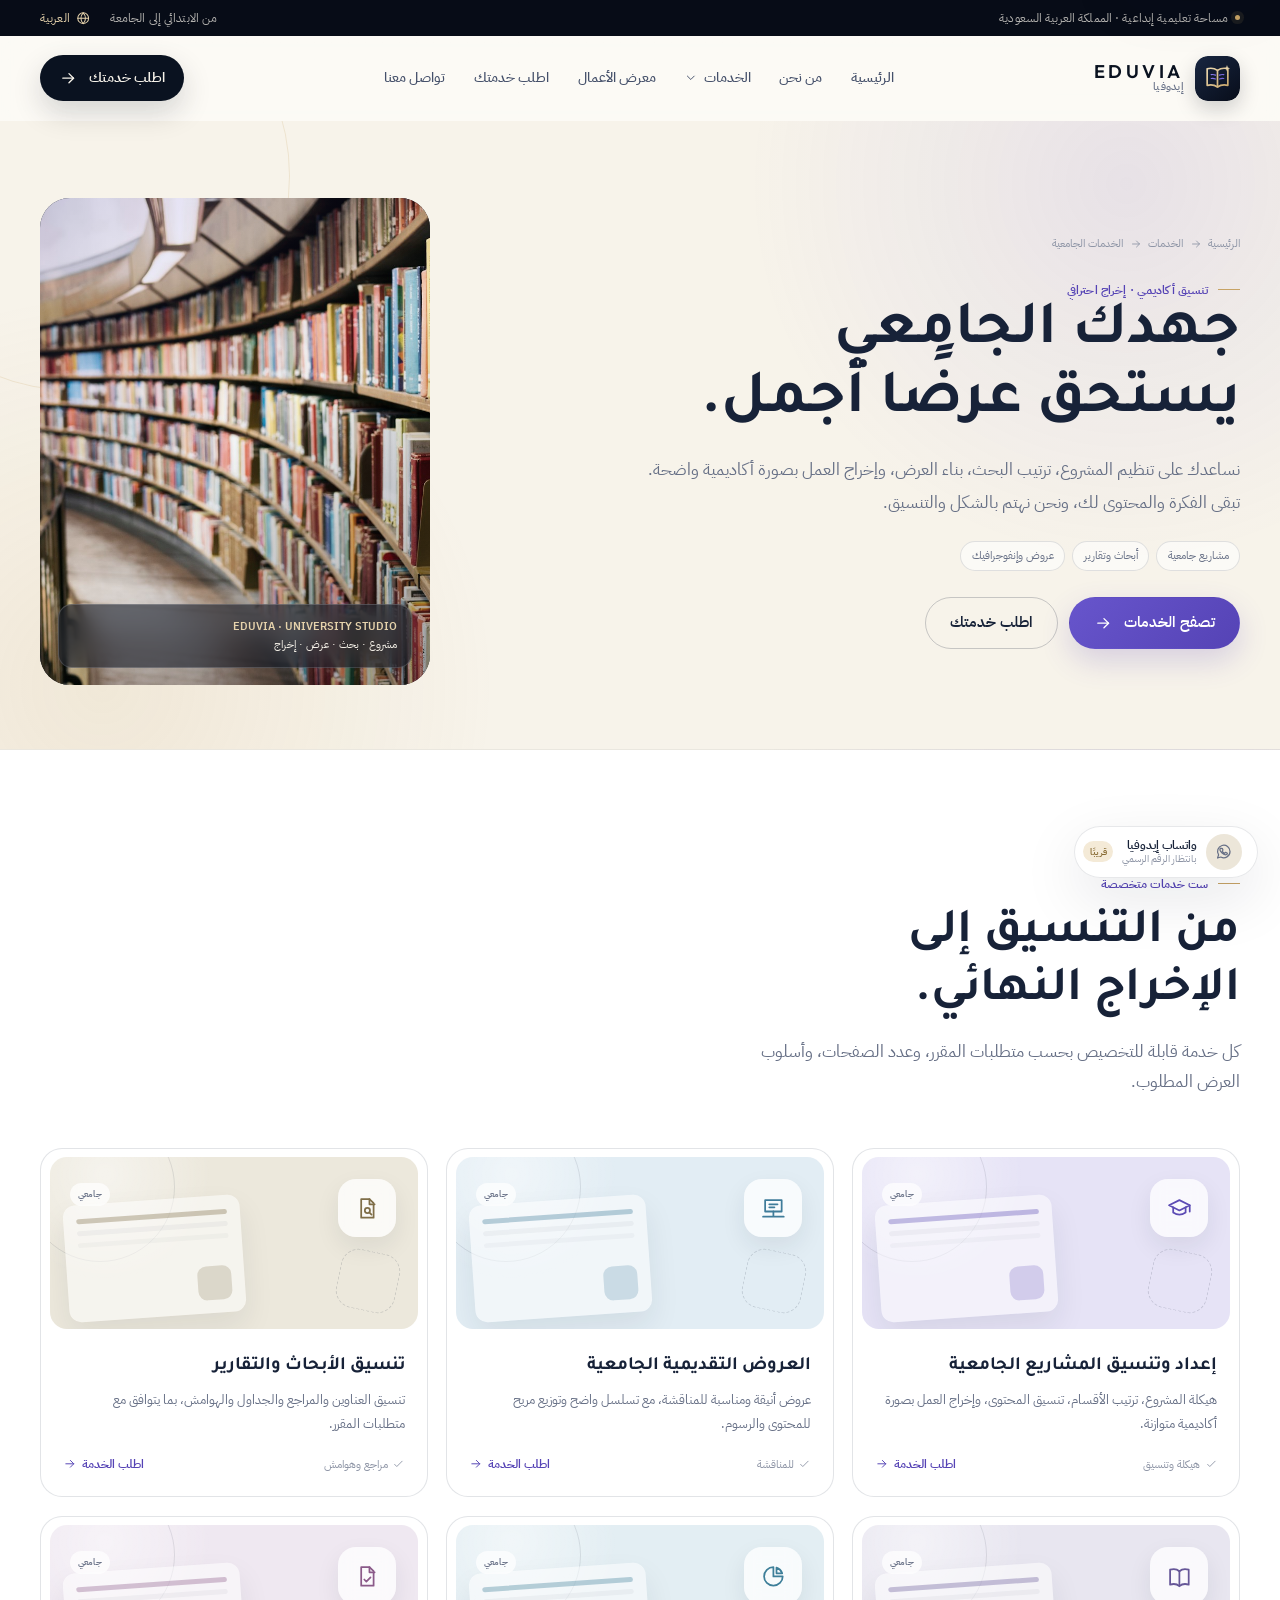
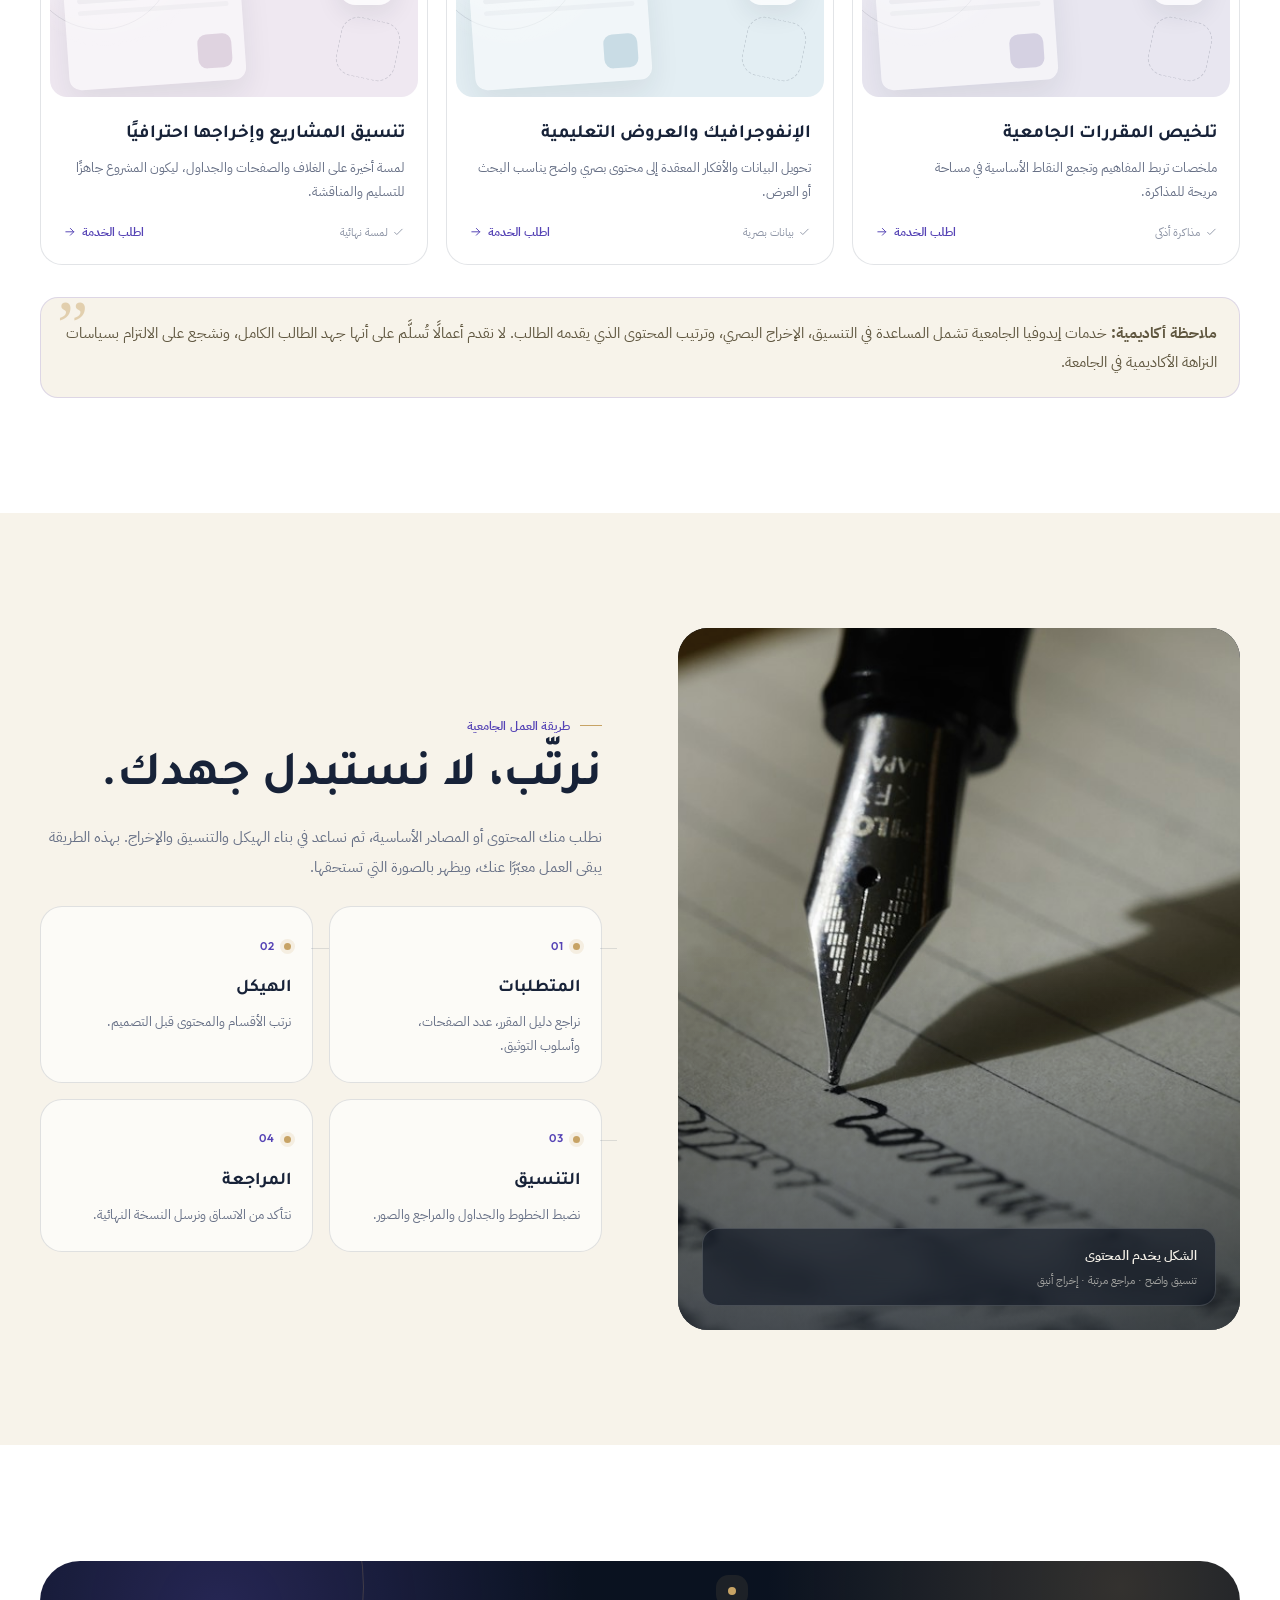
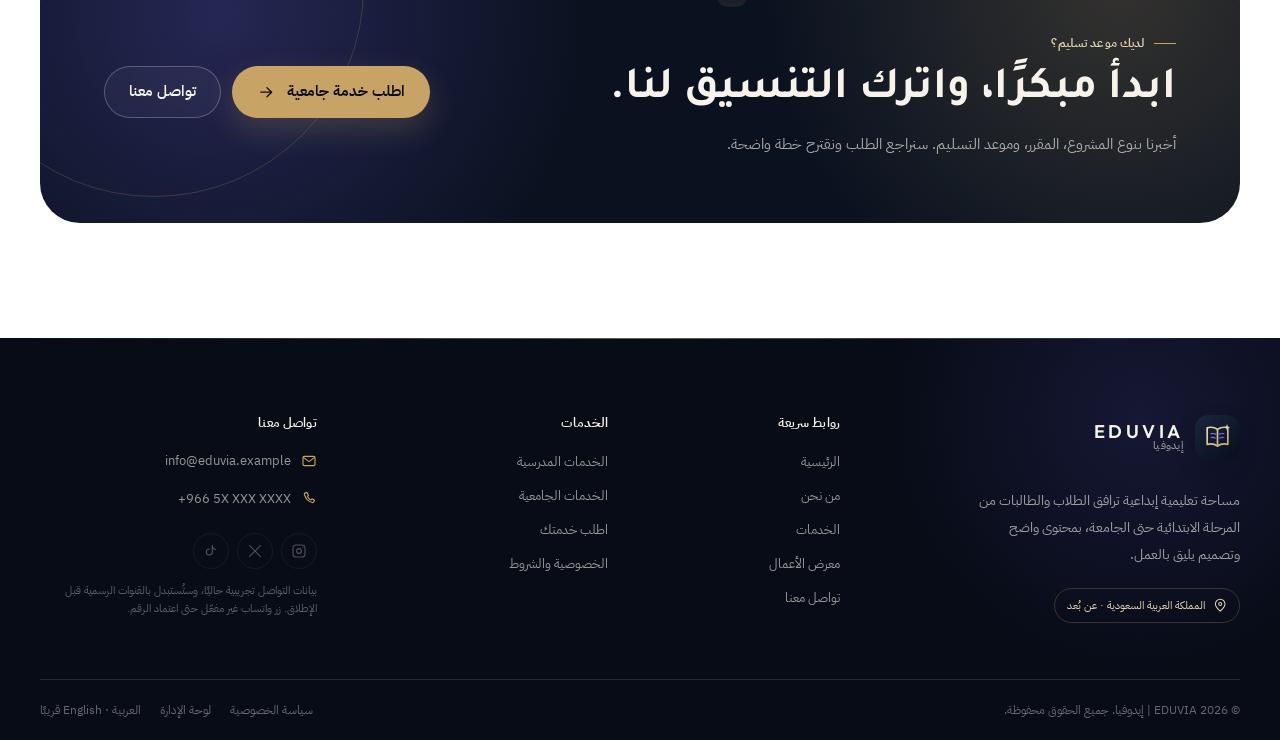
<file: EDUVIACOM/university-services.html>
<!DOCTYPE html>
<html lang="ar" dir="rtl">
<head>
  <meta charset="UTF-8">
  <meta name="viewport" content="width=device-width, initial-scale=1.0">
  <script>
    document.documentElement.classList.add("js");
    window.setTimeout(function () {
      if (!window.EDUVIA) document.documentElement.classList.remove("js");
    }, 3000);
  </script>
  <title>الخدمات الجامعية | EDUVIA إيدوفيا — مشاريع وأبحاث وعروض</title>
  <meta name="description" content="خدمات إيدوفيا الجامعية: إعداد وتنسيق المشاريع، عروض تقديمية، تنسيق الأبحاث والتقارير، تلخيص المقررات، إنفوجرافيك وإخراج احترافي.">
  <meta name="theme-color" content="#0a1220">
  <link rel="canonical" href="https://eduvia.example/university-services.html">
  <meta property="og:type" content="website">
  <meta property="og:locale" content="ar_SA">
  <meta property="og:title" content="الخدمات الجامعية | EDUVIA إيدوفيا">
  <meta property="og:description" content="تنسيق أكاديمي أنيق وإخراج احترافي للمشاريع والأبحاث والعروض الجامعية.">
  <meta property="og:url" content="https://eduvia.example/university-services.html">
  <meta property="og:image" content="https://eduvia.example/assets/img/university-services.jpg">
  <link rel="icon" type="image/svg+xml" href="assets/img/favicon.svg">
  <link rel="manifest" href="manifest.webmanifest">
  <link rel="preconnect" href="https://fonts.googleapis.com">
  <link rel="preconnect" href="https://fonts.gstatic.com" crossorigin>
  <link href="https://fonts.googleapis.com/css2?family=IBM+Plex+Sans+Arabic:wght@400;500;600;700&family=Outfit:wght@400;500;600&family=Tajawal:wght@500;600;700;800&display=swap" rel="stylesheet">
  <link rel="stylesheet" href="assets/css/base.css">
  <link rel="stylesheet" href="assets/css/components.css">
</head>
<body data-page="university">
  <a class="skip-link" href="#main">انتقل إلى المحتوى</a>

  <div class="topbar">
    <div class="container container--wide topbar__inner">
      <span class="topbar__note"><i class="topbar__dot"></i> مساحة تعليمية إبداعية · المملكة العربية السعودية</span>
      <div class="topbar__meta"><span>من الابتدائي إلى الجامعة</span><span class="topbar__lang"><svg class="icon" aria-hidden="true"><use href="#i-globe"></use></svg> العربية</span></div>
    </div>
  </div>

  <header class="site-header">
    <div class="container container--wide header__inner">
      <a class="brand" href="index.html" aria-label="إيدوفيا — الصفحة الرئيسية">
        <img class="brand__mark" src="assets/img/logo.svg" alt="" width="45" height="45">
        <span class="brand__text"><span class="brand__latin">EDUVIA</span><span class="brand__arabic">إيدوفيا</span></span>
      </a>
      <nav class="site-nav" id="site-nav" aria-label="التنقل الرئيسي">
        <ul class="nav-list">
          <li class="nav-item"><a class="nav-link" href="index.html">الرئيسية</a></li>
          <li class="nav-item"><a class="nav-link" href="about.html">من نحن</a></li>
          <li class="nav-item nav-item--dropdown">
            <a class="nav-link" href="services.html">الخدمات <svg class="icon" aria-hidden="true"><use href="#i-chevron"></use></svg></a>
            <div class="nav-dropdown">
              <a href="school-services.html"><span class="nav-dropdown__icon"><svg class="icon" aria-hidden="true"><use href="#i-book"></use></svg></span><span><strong>الخدمات المدرسية</strong><small>ابتدائي · متوسط · ثانوي</small></span></a>
              <a href="university-services.html"><span class="nav-dropdown__icon"><svg class="icon" aria-hidden="true"><use href="#i-university"></use></svg></span><span><strong>الخدمات الجامعية</strong><small>مشاريع · أبحاث · عروض</small></span></a>
              <a href="services.html"><span class="nav-dropdown__icon"><svg class="icon" aria-hidden="true"><use href="#i-grid"></use></svg></span><span><strong>جميع الخدمات</strong><small>14 خدمة متخصصة</small></span></a>
            </div>
          </li>
          <li class="nav-item"><a class="nav-link" href="portfolio.html">معرض الأعمال</a></li>
          <li class="nav-item"><a class="nav-link" href="request.html">اطلب خدمتك</a></li>
          <li class="nav-item"><a class="nav-link" href="contact.html">تواصل معنا</a></li>
        </ul>
        <a class="btn btn--primary site-nav__cta" href="request.html">اطلب خدمتك الآن <svg class="icon icon--arrow" aria-hidden="true"><use href="#i-arrow"></use></svg></a>
      </nav>
      <div class="header__actions">
        <a class="btn btn--navy header__cta" href="request.html">اطلب خدمتك <svg class="icon icon--arrow" aria-hidden="true"><use href="#i-arrow"></use></svg></a>
        <button class="nav-toggle" type="button" aria-expanded="false" aria-controls="site-nav" aria-label="فتح القائمة">
          <svg class="icon nav-toggle__open" aria-hidden="true"><use href="#i-menu"></use></svg>
          <svg class="icon nav-toggle__close" aria-hidden="true"><use href="#i-close"></use></svg>
        </button>
      </div>
    </div>
  </header>

  <main id="main">
    <section class="page-hero">
      <div class="container container--wide page-hero__inner">
        <div class="page-hero__copy">
          <nav class="breadcrumb" aria-label="مسار الصفحة"><a href="index.html">الرئيسية</a><svg class="icon" aria-hidden="true"><use href="#i-arrow"></use></svg><a href="services.html">الخدمات</a><svg class="icon" aria-hidden="true"><use href="#i-arrow"></use></svg><span>الخدمات الجامعية</span></nav>
          <span class="eyebrow">تنسيق أكاديمي · إخراج احترافي</span>
          <h1>جهدك الجامعي يستحق عرضًا أجمل.</h1>
          <p class="page-hero__lead">نساعدك على تنظيم المشروع، ترتيب البحث، بناء العرض، وإخراج العمل بصورة أكاديمية واضحة. تبقى الفكرة والمحتوى لك، ونحن نهتم بالشكل والتنسيق.</p>
          <div class="page-hero__chips"><span>مشاريع جامعية</span><span>أبحاث وتقارير</span><span>عروض وإنفوجرافيك</span></div>
          <div class="page-hero__actions">
            <a class="btn btn--primary" href="#university-services-list">تصفح الخدمات <svg class="icon icon--arrow" aria-hidden="true"><use href="#i-arrow"></use></svg></a>
            <a class="btn btn--outline" href="request.html?service=university-projects">اطلب خدمتك</a>
          </div>
        </div>
        <div class="page-hero__visual reveal">
          <div class="page-hero__image">
            <img src="assets/img/university-services.jpg" alt="رفوف مكتبة جامعية بكتب مرتبة" width="1400" height="900">
            <div class="page-hero__stamp"><strong>EDUVIA · UNIVERSITY STUDIO</strong><br>مشروع · بحث · عرض · إخراج</div>
          </div>
        </div>
      </div>
    </section>

    <section class="section section--white" id="university-services-list">
      <div class="container container--wide">
        <div class="section-head reveal">
          <div class="section-head__copy">
            <span class="eyebrow">ست خدمات متخصصة</span>
            <h2>من التنسيق إلى الإخراج النهائي.</h2>
            <p>كل خدمة قابلة للتخصيص بحسب متطلبات المقرر، وعدد الصفحات، وأسلوب العرض المطلوب.</p>
          </div>
        </div>
        <div class="services-grid">
          <article class="service-card reveal">
            <div class="service-card__visual" style="--tone:#e6e3f6;--accent:#5c4bb4"><span class="service-card__icon"><svg class="icon" aria-hidden="true"><use href="#i-university"></use></svg></span><span class="service-card__tag">جامعي</span><div class="service-card__art" aria-hidden="true"></div></div>
            <div class="service-card__body">
              <h3>إعداد وتنسيق المشاريع الجامعية</h3>
              <p>هيكلة المشروع، ترتيب الأقسام، تنسيق المحتوى، وإخراج العمل بصورة أكاديمية متوازنة.</p>
              <div class="service-card__foot"><span class="service-card__meta"><svg class="icon" aria-hidden="true"><use href="#i-check"></use></svg> هيكلة وتنسيق</span><a class="service-card__link" href="request.html?service=university-projects">اطلب الخدمة <svg class="icon" aria-hidden="true"><use href="#i-arrow"></use></svg></a></div>
            </div>
          </article>
          <article class="service-card reveal" data-delay="1">
            <div class="service-card__visual" style="--tone:#e2edf4;--accent:#3f7c9a"><span class="service-card__icon"><svg class="icon" aria-hidden="true"><use href="#i-presentation"></use></svg></span><span class="service-card__tag">جامعي</span><div class="service-card__art" aria-hidden="true"></div></div>
            <div class="service-card__body">
              <h3>العروض التقديمية الجامعية</h3>
              <p>عروض أنيقة ومناسبة للمناقشة، مع تسلسل واضح وتوزيع مريح للمحتوى والرسوم.</p>
              <div class="service-card__foot"><span class="service-card__meta"><svg class="icon" aria-hidden="true"><use href="#i-check"></use></svg> للمناقشة</span><a class="service-card__link" href="request.html?service=university-presentation">اطلب الخدمة <svg class="icon" aria-hidden="true"><use href="#i-arrow"></use></svg></a></div>
            </div>
          </article>
          <article class="service-card reveal" data-delay="2">
            <div class="service-card__visual" style="--tone:#ece8dc;--accent:#7f6e48"><span class="service-card__icon"><svg class="icon" aria-hidden="true"><use href="#i-research"></use></svg></span><span class="service-card__tag">جامعي</span><div class="service-card__art" aria-hidden="true"></div></div>
            <div class="service-card__body">
              <h3>تنسيق الأبحاث والتقارير</h3>
              <p>تنسيق العناوين والمراجع والجداول والهوامش، بما يتوافق مع متطلبات المقرر.</p>
              <div class="service-card__foot"><span class="service-card__meta"><svg class="icon" aria-hidden="true"><use href="#i-check"></use></svg> مراجع وهوامش</span><a class="service-card__link" href="request.html?service=research-formatting">اطلب الخدمة <svg class="icon" aria-hidden="true"><use href="#i-arrow"></use></svg></a></div>
            </div>
          </article>
          <article class="service-card reveal">
            <div class="service-card__visual" style="--tone:#e8e6f0;--accent:#665798"><span class="service-card__icon"><svg class="icon" aria-hidden="true"><use href="#i-summary"></use></svg></span><span class="service-card__tag">جامعي</span><div class="service-card__art" aria-hidden="true"></div></div>
            <div class="service-card__body">
              <h3>تلخيص المقررات الجامعية</h3>
              <p>ملخصات تربط المفاهيم وتجمع النقاط الأساسية في مساحة مريحة للمذاكرة.</p>
              <div class="service-card__foot"><span class="service-card__meta"><svg class="icon" aria-hidden="true"><use href="#i-check"></use></svg> مذاكرة أذكى</span><a class="service-card__link" href="request.html?service=university-summaries">اطلب الخدمة <svg class="icon" aria-hidden="true"><use href="#i-arrow"></use></svg></a></div>
            </div>
          </article>
          <article class="service-card reveal" data-delay="1">
            <div class="service-card__visual" style="--tone:#e3eef3;--accent:#3e7f99"><span class="service-card__icon"><svg class="icon" aria-hidden="true"><use href="#i-infographic"></use></svg></span><span class="service-card__tag">جامعي</span><div class="service-card__art" aria-hidden="true"></div></div>
            <div class="service-card__body">
              <h3>الإنفوجرافيك والعروض التعليمية</h3>
              <p>تحويل البيانات والأفكار المعقدة إلى محتوى بصري واضح يناسب البحث أو العرض.</p>
              <div class="service-card__foot"><span class="service-card__meta"><svg class="icon" aria-hidden="true"><use href="#i-check"></use></svg> بيانات بصرية</span><a class="service-card__link" href="request.html?service=infographic">اطلب الخدمة <svg class="icon" aria-hidden="true"><use href="#i-arrow"></use></svg></a></div>
            </div>
          </article>
          <article class="service-card reveal" data-delay="2">
            <div class="service-card__visual" style="--tone:#efe8f1;--accent:#8b5a89"><span class="service-card__icon"><svg class="icon" aria-hidden="true"><use href="#i-report"></use></svg></span><span class="service-card__tag">جامعي</span><div class="service-card__art" aria-hidden="true"></div></div>
            <div class="service-card__body">
              <h3>تنسيق المشاريع وإخراجها احترافيًا</h3>
              <p>لمسة أخيرة على الغلاف والصفحات والجداول، ليكون المشروع جاهزًا للتسليم والمناقشة.</p>
              <div class="service-card__foot"><span class="service-card__meta"><svg class="icon" aria-hidden="true"><use href="#i-check"></use></svg> لمسة نهائية</span><a class="service-card__link" href="request.html?service=university-output">اطلب الخدمة <svg class="icon" aria-hidden="true"><use href="#i-arrow"></use></svg></a></div>
            </div>
          </article>
        </div>

        <div class="quote-card reveal" style="margin-block-start:2rem;background:var(--ivory);border-color:rgba(103,85,204,.18)">
          <p><strong>ملاحظة أكاديمية:</strong> خدمات إيدوفيا الجامعية تشمل المساعدة في التنسيق، الإخراج البصري، وترتيب المحتوى الذي يقدمه الطالب. لا نقدم أعمالًا تُسلَّم على أنها جهد الطالب الكامل، ونشجع على الالتزام بسياسات النزاهة الأكاديمية في الجامعة.</p>
        </div>
      </div>
    </section>

    <section class="section section--ivory">
      <div class="container container--wide split">
        <div class="split__media reveal">
          <div class="media-frame">
            <img src="assets/img/portfolio-writing.jpg" alt="قلم حبر يكتب على دفتر مسطر" width="1000" height="750" loading="lazy">
            <div class="media-frame__caption">
              <strong>الشكل يخدم المحتوى</strong>
              <small>تنسيق واضح · مراجع مرتبة · إخراج أنيق</small>
            </div>
          </div>
        </div>
        <div class="split__content reveal" data-delay="1">
          <span class="eyebrow">طريقة العمل الجامعية</span>
          <h2>نرتّب، لا نستبدل جهدك.</h2>
          <p>نطلب منك المحتوى أو المصادر الأساسية، ثم نساعد في بناء الهيكل والتنسيق والإخراج. بهذه الطريقة يبقى العمل معبّرًا عنك، ويظهر بالصورة التي تستحقها.</p>
          <div class="process" style="grid-template-columns:1fr 1fr;margin-block-start:1.5rem">
            <article class="process__item"><span class="process__step">01</span><h3>المتطلبات</h3><p>نراجع دليل المقرر، عدد الصفحات، وأسلوب التوثيق.</p></article>
            <article class="process__item"><span class="process__step">02</span><h3>الهيكل</h3><p>نرتب الأقسام والمحتوى قبل التصميم.</p></article>
            <article class="process__item"><span class="process__step">03</span><h3>التنسيق</h3><p>نضبط الخطوط والجداول والمراجع والصور.</p></article>
            <article class="process__item"><span class="process__step">04</span><h3>المراجعة</h3><p>نتأكد من الاتساق ونرسل النسخة النهائية.</p></article>
          </div>
        </div>
      </div>
    </section>

    <section class="section section--white">
      <div class="container container--wide">
        <div class="cta-panel reveal">
          <div class="cta-panel__copy">
            <span class="eyebrow eyebrow--light">لديك موعد تسليم؟</span>
            <h2>ابدأ مبكرًا، واترك التنسيق لنا.</h2>
            <p>أخبرنا بنوع المشروع، المقرر، وموعد التسليم. سنراجع الطلب ونقترح خطة واضحة.</p>
          </div>
          <div class="cta-panel__actions">
            <a class="btn btn--gold" href="request.html?service=university-projects">اطلب خدمة جامعية <svg class="icon icon--arrow" aria-hidden="true"><use href="#i-arrow"></use></svg></a>
            <a class="btn btn--outline-light" href="contact.html">تواصل معنا</a>
          </div>
        </div>
      </div>
    </section>
  </main>

  <footer class="site-footer">
    <div class="container container--wide">
      <div class="footer__top">
        <div class="footer__col footer__brand">
          <a class="brand" href="index.html" aria-label="إيدوفيا — الصفحة الرئيسية">
            <img class="brand__mark" src="assets/img/logo.svg" alt="" width="45" height="45" loading="lazy">
            <span class="brand__text"><span class="brand__latin">EDUVIA</span><span class="brand__arabic">إيدوفيا</span></span>
          </a>
          <p class="footer__about">مساحة تعليمية إبداعية ترافق الطلاب والطالبات من المرحلة الابتدائية حتى الجامعة، بمحتوى واضح وتصميم يليق بالعمل.</p>
          <span class="footer__badge"><svg class="icon" aria-hidden="true"><use href="#i-pin"></use></svg> المملكة العربية السعودية · عن بُعد</span>
        </div>
        <div class="footer__col"><h3 class="footer__title">روابط سريعة</h3><div class="footer__links"><a href="index.html">الرئيسية</a><a href="about.html">من نحن</a><a href="services.html">الخدمات</a><a href="portfolio.html">معرض الأعمال</a><a href="contact.html">تواصل معنا</a></div></div>
        <div class="footer__col"><h3 class="footer__title">الخدمات</h3><div class="footer__links"><a href="school-services.html">الخدمات المدرسية</a><a href="university-services.html">الخدمات الجامعية</a><a href="request.html">اطلب خدمتك</a><a href="privacy.html">الخصوصية والشروط</a></div></div>
        <div class="footer__col footer__col--contact">
          <h3 class="footer__title">تواصل معنا</h3>
          <div class="footer__contact">
            <a class="footer__contact-item" data-site-email aria-disabled="true"><svg class="icon" aria-hidden="true"><use href="#i-mail"></use></svg><span>info@eduvia.example</span></a>
            <a class="footer__contact-item" data-site-phone aria-disabled="true"><svg class="icon" aria-hidden="true"><use href="#i-phone"></use></svg><span dir="ltr">+966 5X XXX XXXX</span></a>
          </div>
          <div class="footer__socials">
            <a class="social-btn" href="#" data-social="instagram" data-disabled-action="سيتم تفعيل إنستغرام عند اعتماد الحساب الرسمي." aria-disabled="true" aria-label="إنستغرام — قريبًا"><svg class="icon" aria-hidden="true"><use href="#i-instagram"></use></svg></a>
            <a class="social-btn" href="#" data-social="x" data-disabled-action="سيتم تفعيل منصة X عند اعتماد الحساب الرسمي." aria-disabled="true" aria-label="منصة X — قريبًا"><svg class="icon" aria-hidden="true"><use href="#i-x"></use></svg></a>
            <a class="social-btn" href="#" data-social="tiktok" data-disabled-action="سيتم تفعيل تيك توك عند اعتماد الحساب الرسمي." aria-disabled="true" aria-label="تيك توك — قريبًا"><svg class="icon" aria-hidden="true"><use href="#i-tiktok"></use></svg></a>
          </div>
          <p class="footer__note">بيانات التواصل تجريبية حاليًا، وستُستبدل بالقنوات الرسمية قبل الإطلاق. زر واتساب غير مفعّل حتى اعتماد الرقم.</p>
        </div>
      </div>
      <div class="footer__bottom">
        <span>© <span data-current-year>2026</span> EDUVIA | إيدوفيا. جميع الحقوق محفوظة.</span>
        <div class="footer__bottom-links"><a href="privacy.html">سياسة الخصوصية</a><a href="admin.html">لوحة الإدارة</a><span>العربية · English قريبًا</span></div>
      </div>
    </div>
  </footer>

  <a class="whatsapp-fab" href="#" data-whatsapp data-disabled-action="سيتم تفعيل واتساب عند إضافة رقم التواصل الرسمي." aria-disabled="true" aria-label="واتساب — غير مفعّل حاليًا">
    <span class="whatsapp-fab__icon"><svg class="icon" aria-hidden="true"><use href="#i-whatsapp"></use></svg></span>
    <span class="whatsapp-fab__text"><strong>واتساب إيدوفيا</strong><small>بانتظار الرقم الرسمي</small></span>
    <span class="whatsapp-fab__soon">قريبًا</span>
  </a>

  <script src="assets/js/main.js" defer></script>
</body>
</html>
</file>
<file: EDUVIACOM/assets/css/base.css>
/* ==========================================================================
   EDUVIA — Design system
   ========================================================================== */

:root {
  --navy-950: #070c17;
  --navy-900: #0a1220;
  --navy-850: #0e192b;
  --navy-800: #14213a;
  --navy-700: #1d2d4b;
  --violet-800: #45368f;
  --violet-700: #5543b5;
  --violet-600: #6755cc;
  --violet-500: #7c6be0;
  --violet-300: #b8aef2;
  --violet-100: #eeeafb;
  --ivory: #f7f3ea;
  --ivory-50: #fcfaf5;
  --ivory-200: #ece6d9;
  --gold: #c7a365;
  --gold-light: #e6d3ac;
  --gold-pale: #f4ead7;
  --sky: #8ec8e6;
  --sky-light: #e3f3f9;
  --sage: #a7b8a0;
  --ink: #172238;
  --muted: #677086;
  --muted-light: #8d94a5;
  --line: rgba(23, 34, 56, 0.12);
  --line-light: rgba(255, 255, 255, 0.13);
  --white: #ffffff;
  --danger: #b44747;
  --success: #3f7a5d;

  --font-body: "IBM Plex Sans Arabic", "Segoe UI", Tahoma, sans-serif;
  --font-display: "Tajawal", "IBM Plex Sans Arabic", Tahoma, sans-serif;
  --font-latin: "Outfit", "Segoe UI", sans-serif;

  --container: 1180px;
  --container-wide: 1320px;
  --gutter: clamp(1.15rem, 4vw, 2.5rem);
  --section-y: clamp(4.5rem, 9vw, 8.5rem);

  --radius-xs: 10px;
  --radius-sm: 16px;
  --radius-md: 22px;
  --radius-lg: 30px;
  --radius-xl: 40px;
  --radius-pill: 999px;

  --shadow-sm: 0 8px 30px rgba(12, 20, 38, 0.06);
  --shadow-md: 0 20px 60px rgba(12, 20, 38, 0.1);
  --shadow-lg: 0 32px 90px rgba(7, 12, 23, 0.18);
  --shadow-violet: 0 18px 45px rgba(85, 67, 181, 0.24);

  --ease: cubic-bezier(0.22, 1, 0.36, 1);
  --header-height: 84px;
}

*,
*::before,
*::after {
  box-sizing: border-box;
}

html {
  scroll-behavior: smooth;
  scroll-padding-top: calc(var(--header-height) + 24px);
  -webkit-text-size-adjust: 100%;
}

body {
  margin: 0;
  min-width: 320px;
  background: var(--ivory-50);
  color: var(--ink);
  font-family: var(--font-body);
  font-size: 1rem;
  line-height: 1.75;
  text-rendering: optimizeLegibility;
  -webkit-font-smoothing: antialiased;
  overflow-x: hidden;
}

body::before {
  content: "";
  position: fixed;
  inset: 0;
  z-index: -1;
  pointer-events: none;
  opacity: 0.28;
  background-image: radial-gradient(rgba(23, 34, 56, 0.18) 0.55px, transparent 0.55px);
  background-size: 17px 17px;
  mask-image: linear-gradient(to bottom, #000, transparent 70%);
}

body.is-locked {
  overflow: hidden;
}

::selection {
  background: var(--violet-600);
  color: var(--white);
}

img,
svg,
video {
  display: block;
  max-width: 100%;
}

img {
  height: auto;
}

button,
input,
select,
textarea {
  font: inherit;
  color: inherit;
}

button {
  cursor: pointer;
}

a {
  color: inherit;
  text-decoration: none;
}

p,
h1,
h2,
h3,
h4,
ul,
ol,
figure,
blockquote {
  margin: 0;
}

ul,
ol {
  padding: 0;
  list-style: none;
}

h1,
h2,
h3,
h4 {
  font-family: var(--font-display);
  font-weight: 700;
  line-height: 1.24;
  color: var(--ink);
  text-wrap: balance;
}

h1 {
  font-size: clamp(2.65rem, 5.6vw, 4.85rem);
  line-height: 1.12;
}

h2 {
  font-size: clamp(2rem, 3.8vw, 3.25rem);
  line-height: 1.18;
}

h3 {
  font-size: clamp(1.25rem, 2vw, 1.5rem);
}

p {
  text-wrap: pretty;
}

:focus-visible {
  outline: 3px solid var(--gold);
  outline-offset: 4px;
  border-radius: 4px;
}

[hidden] {
  display: none !important;
}

/* Layout ------------------------------------------------------------------ */

.container {
  width: min(var(--container), calc(100% - (var(--gutter) * 2)));
  margin-inline: auto;
}

.container--wide {
  width: min(var(--container-wide), calc(100% - (var(--gutter) * 2)));
  margin-inline: auto;
}

.section {
  position: relative;
  padding-block: var(--section-y);
}

.section--tight {
  padding-block: clamp(3rem, 6vw, 5rem);
}

.section--ivory {
  background: var(--ivory);
}

.section--white {
  background: var(--white);
}

.section--navy {
  background: var(--navy-900);
  color: var(--ivory);
}

.section--navy h2,
.section--navy h3,
.section--navy h4 {
  color: var(--ivory);
}

.section--navy p {
  color: rgba(247, 243, 234, 0.7);
}

.skip-link {
  position: fixed;
  inset-block-start: 12px;
  inset-inline-start: 12px;
  z-index: 999;
  transform: translateY(-160%);
  padding: 0.75rem 1.2rem;
  border-radius: var(--radius-pill);
  background: var(--white);
  color: var(--navy-900);
  font-weight: 600;
  box-shadow: var(--shadow-md);
  transition: transform 0.2s ease;
}

.skip-link:focus {
  transform: translateY(0);
}

/* Typography utilities ---------------------------------------------------- */

.eyebrow {
  display: inline-flex;
  align-items: center;
  gap: 0.6rem;
  color: var(--violet-700);
  font-size: 0.78rem;
  font-weight: 600;
  letter-spacing: 0.01em;
  line-height: 1.4;
}

.eyebrow::before {
  content: "";
  width: 22px;
  height: 1px;
  background: var(--gold);
}

.eyebrow--light {
  color: var(--gold-light);
}

.eyebrow--light::before {
  background: var(--gold);
}

.section-head {
  display: flex;
  align-items: flex-end;
  justify-content: space-between;
  gap: 2rem;
  margin-block-end: clamp(2rem, 4vw, 3.5rem);
}

.section-head__copy {
  max-width: 660px;
}

.section-head .eyebrow {
  margin-block-end: 0.85rem;
}

.section-head h2 + p {
  margin-block-start: 1rem;
  color: var(--muted);
  font-size: 1.06rem;
  max-width: 58ch;
}

.section-head--center {
  display: block;
  text-align: center;
}

.section-head--center .eyebrow {
  justify-content: center;
}

.section-head--center .section-head__copy {
  margin-inline: auto;
}

.section-head--center h2 + p {
  margin-inline: auto;
}

.section-head--light h2 + p {
  color: rgba(247, 243, 234, 0.68);
}

.text-accent {
  color: var(--violet-600);
}

.text-gold {
  color: var(--gold);
}

.lead {
  font-size: clamp(1.02rem, 1.5vw, 1.18rem);
  color: var(--muted);
  line-height: 1.9;
}

.lead--light {
  color: rgba(247, 243, 234, 0.72);
}

.muted {
  color: var(--muted);
}

.small {
  font-size: 0.86rem;
}

.arrow-link {
  display: inline-flex;
  align-items: center;
  gap: 0.55rem;
  color: var(--violet-700);
  font-size: 0.92rem;
  font-weight: 600;
  transition: gap 0.25s var(--ease), color 0.2s ease;
}

.arrow-link .icon {
  width: 1.05rem;
  height: 1.05rem;
  transition: transform 0.25s var(--ease);
}

.arrow-link:hover {
  gap: 0.85rem;
  color: var(--violet-800);
}

[dir="rtl"] .arrow-link .icon--arrow {
  transform: scaleX(-1);
}

.arrow-link:hover .icon--arrow {
  transform: translateX(-3px) scaleX(-1);
}

/* Icons ------------------------------------------------------------------- */

.icon {
  width: 1.25em;
  height: 1.25em;
  flex: 0 0 auto;
  fill: none;
  stroke: currentColor;
  stroke-width: 1.7;
  stroke-linecap: round;
  stroke-linejoin: round;
}

.icon--fill {
  fill: currentColor;
  stroke: none;
}

.icon-sprite {
  position: absolute;
  width: 0;
  height: 0;
  overflow: hidden;
}

/* Buttons ----------------------------------------------------------------- */

.btn {
  position: relative;
  display: inline-flex;
  align-items: center;
  justify-content: center;
  gap: 0.7rem;
  min-height: 52px;
  padding: 0.8rem 1.5rem;
  border: 1px solid transparent;
  border-radius: var(--radius-pill);
  font-family: var(--font-body);
  font-size: 0.94rem;
  font-weight: 600;
  line-height: 1.4;
  text-align: center;
  transition: transform 0.25s var(--ease), box-shadow 0.25s ease, background 0.25s ease, border-color 0.25s ease, color 0.25s ease;
}

.btn .icon {
  width: 1.15rem;
  height: 1.15rem;
  transition: transform 0.25s var(--ease);
}

[dir="rtl"] .btn .icon--arrow {
  transform: scaleX(-1);
}

.btn:hover {
  transform: translateY(-2px);
}

.btn:hover .icon--arrow {
  transform: translateX(-3px) scaleX(-1);
}

.btn:active {
  transform: translateY(0);
}

.btn--primary {
  background: linear-gradient(135deg, var(--violet-600), var(--violet-700));
  color: var(--white);
  box-shadow: 0 12px 30px rgba(85, 67, 181, 0.2);
}

.btn--primary:hover {
  background: linear-gradient(135deg, var(--violet-500), var(--violet-700));
  box-shadow: var(--shadow-violet);
}

.btn--navy {
  background: var(--navy-900);
  color: var(--ivory);
  box-shadow: 0 12px 30px rgba(7, 12, 23, 0.16);
}

.btn--navy:hover {
  background: var(--navy-800);
  box-shadow: 0 18px 45px rgba(7, 12, 23, 0.22);
}

.btn--gold {
  background: var(--gold);
  color: var(--navy-950);
  box-shadow: 0 12px 30px rgba(199, 163, 101, 0.22);
}

.btn--gold:hover {
  background: var(--gold-light);
}

.btn--outline {
  border-color: rgba(23, 34, 56, 0.22);
  background: transparent;
  color: var(--ink);
}

.btn--outline:hover {
  border-color: var(--violet-600);
  background: var(--violet-100);
  color: var(--violet-800);
}

.btn--outline-light {
  border-color: rgba(255, 255, 255, 0.24);
  background: rgba(255, 255, 255, 0.04);
  color: var(--ivory);
}

.btn--outline-light:hover {
  border-color: rgba(255, 255, 255, 0.55);
  background: rgba(255, 255, 255, 0.08);
}

.btn--ghost {
  min-height: 46px;
  padding: 0.55rem 0.35rem;
  color: var(--ink);
  border: 0;
}

.btn--ghost:hover {
  color: var(--violet-700);
}

.btn--sm {
  min-height: 44px;
  padding: 0.55rem 1.1rem;
  font-size: 0.86rem;
}

.btn--block {
  width: 100%;
}

.btn-row {
  display: flex;
  flex-wrap: wrap;
  align-items: center;
  gap: 0.8rem;
}

.mobile-only {
  display: none !important;
}

.site-nav__cta {
  display: none;
}

/* Header ------------------------------------------------------------------ */

.topbar {
  position: relative;
  z-index: 60;
  background: var(--navy-950);
  color: rgba(247, 243, 234, 0.72);
  font-size: 0.73rem;
  letter-spacing: 0.01em;
}

.topbar__inner {
  display: flex;
  align-items: center;
  justify-content: space-between;
  gap: 1rem;
  min-height: 36px;
}

.topbar__note {
  display: inline-flex;
  align-items: center;
  gap: 0.45rem;
}

.topbar__dot {
  width: 5px;
  height: 5px;
  border-radius: 50%;
  background: var(--gold);
  box-shadow: 0 0 0 4px rgba(199, 163, 101, 0.1);
}

.topbar__meta {
  display: flex;
  align-items: center;
  gap: 1.2rem;
}

.topbar__lang {
  display: inline-flex;
  align-items: center;
  gap: 0.4rem;
  color: var(--gold-light);
}

.topbar__lang .icon {
  width: 0.9rem;
  height: 0.9rem;
}

.site-header {
  position: sticky;
  inset-block-start: 0;
  z-index: 50;
  border-block-end: 1px solid transparent;
  background: rgba(252, 250, 245, 0.78);
  backdrop-filter: blur(18px);
  -webkit-backdrop-filter: blur(18px);
  transition: background 0.3s ease, border-color 0.3s ease, box-shadow 0.3s ease;
}

.site-header.is-scrolled {
  border-color: var(--line);
  background: rgba(252, 250, 245, 0.94);
  box-shadow: 0 8px 30px rgba(12, 20, 38, 0.05);
}

.header__inner {
  display: grid;
  grid-template-columns: auto 1fr auto;
  align-items: center;
  gap: 2rem;
  min-height: var(--header-height);
}

.brand {
  display: inline-flex;
  align-items: center;
  gap: 0.7rem;
  flex-shrink: 0;
}

.brand__mark {
  width: 45px;
  height: 45px;
  border-radius: 13px;
  box-shadow: 0 8px 20px rgba(7, 12, 23, 0.18);
}

.brand__text {
  display: flex;
  flex-direction: column;
  gap: 0.02rem;
  direction: ltr;
  line-height: 1;
}

.brand__latin {
  font-family: var(--font-latin);
  font-size: 1.15rem;
  font-weight: 600;
  letter-spacing: 0.19em;
  color: var(--navy-900);
}

.brand__arabic {
  direction: rtl;
  font-family: var(--font-body);
  font-size: 0.68rem;
  font-weight: 500;
  letter-spacing: 0.02em;
  color: var(--muted);
}

.site-nav {
  justify-self: center;
}

.nav-list {
  display: flex;
  align-items: center;
  gap: 0.2rem;
}

.nav-item {
  position: relative;
}

.nav-link {
  position: relative;
  display: inline-flex;
  align-items: center;
  gap: 0.35rem;
  padding: 0.55rem 0.8rem;
  border-radius: var(--radius-pill);
  color: #45506a;
  font-size: 0.88rem;
  font-weight: 500;
  white-space: nowrap;
  transition: color 0.2s ease, background 0.2s ease;
}

.nav-link::after {
  content: "";
  position: absolute;
  inset-block-end: 2px;
  inset-inline-start: 50%;
  width: 4px;
  height: 4px;
  border-radius: 50%;
  background: var(--gold);
  opacity: 0;
  transform: translateX(50%);
  transition: opacity 0.2s ease;
}

.nav-link:hover {
  color: var(--navy-900);
  background: rgba(23, 34, 56, 0.04);
}

.nav-link[aria-current="page"] {
  color: var(--navy-900);
  font-weight: 600;
}

.nav-link[aria-current="page"]::after {
  opacity: 1;
}

.nav-link .icon {
  width: 0.85rem;
  height: 0.85rem;
  transition: transform 0.2s ease;
}

.nav-item.is-open > .nav-link .icon {
  transform: rotate(180deg);
}

.nav-dropdown {
  position: absolute;
  inset-block-start: calc(100% + 8px);
  inset-inline-start: 50%;
  width: 245px;
  padding: 0.5rem;
  border: 1px solid var(--line);
  border-radius: 18px;
  background: var(--white);
  box-shadow: var(--shadow-md);
  opacity: 0;
  visibility: hidden;
  transform: translate(50%, 8px);
  transition: opacity 0.2s ease, visibility 0.2s ease, transform 0.2s var(--ease);
}

.nav-item.is-open .nav-dropdown,
.nav-item:hover .nav-dropdown {
  opacity: 1;
  visibility: visible;
  transform: translate(50%, 0);
}

.nav-dropdown a {
  display: flex;
  align-items: flex-start;
  gap: 0.75rem;
  padding: 0.7rem 0.75rem;
  border-radius: 12px;
  transition: background 0.2s ease;
}

.nav-dropdown a:hover {
  background: var(--ivory);
}

.nav-dropdown__icon {
  display: grid;
  place-items: center;
  width: 34px;
  height: 34px;
  border-radius: 10px;
  background: var(--violet-100);
  color: var(--violet-700);
}

.nav-dropdown__icon .icon {
  width: 1rem;
  height: 1rem;
}

.nav-dropdown strong {
  display: block;
  color: var(--ink);
  font-size: 0.84rem;
  font-weight: 600;
  line-height: 1.5;
}

.nav-dropdown small {
  display: block;
  color: var(--muted);
  font-size: 0.7rem;
  line-height: 1.5;
}

.header__actions {
  display: flex;
  align-items: center;
  gap: 0.7rem;
}

.header__cta {
  min-height: 44px;
  padding-inline: 1.15rem;
  font-size: 0.85rem;
}

.nav-toggle {
  display: none;
  place-items: center;
  width: 46px;
  height: 46px;
  border: 1px solid var(--line);
  border-radius: 50%;
  background: transparent;
  color: var(--navy-900);
}

.nav-toggle .icon {
  width: 1.3rem;
  height: 1.3rem;
}

.nav-toggle__close {
  display: none;
}

.nav-toggle[aria-expanded="true"] .nav-toggle__open {
  display: none;
}

.nav-toggle[aria-expanded="true"] .nav-toggle__close {
  display: block;
}

/* Footer ------------------------------------------------------------------ */

.site-footer {
  position: relative;
  overflow: hidden;
  background: var(--navy-950);
  color: rgba(247, 243, 234, 0.68);
}

.site-footer::before {
  content: "";
  position: absolute;
  inset-block-start: 0;
  inset-inline: 0;
  height: 1px;
  background: linear-gradient(90deg, transparent, var(--gold), transparent);
  opacity: 0.55;
}

.site-footer::after {
  content: "";
  position: absolute;
  inset-block-start: -180px;
  inset-inline-start: -120px;
  width: 520px;
  height: 520px;
  border-radius: 50%;
  background: radial-gradient(circle, rgba(103, 85, 204, 0.16), transparent 68%);
  pointer-events: none;
}

.footer__top {
  position: relative;
  z-index: 1;
  display: grid;
  grid-template-columns: 1.45fr 0.75fr 1fr 1.15fr;
  gap: clamp(2rem, 4vw, 4rem);
  padding-block: clamp(3.5rem, 6vw, 5.5rem) 3.5rem;
}

.footer__brand .brand__latin {
  color: var(--ivory);
}

.footer__brand .brand__arabic {
  color: rgba(247, 243, 234, 0.55);
}

.footer__about {
  max-width: 34ch;
  margin-block-start: 1.2rem;
  color: rgba(247, 243, 234, 0.62);
  font-size: 0.88rem;
  line-height: 1.9;
}

.footer__badge {
  display: inline-flex;
  align-items: center;
  gap: 0.5rem;
  margin-block-start: 1.25rem;
  padding: 0.4rem 0.75rem;
  border: 1px solid rgba(199, 163, 101, 0.25);
  border-radius: var(--radius-pill);
  color: var(--gold-light);
  font-size: 0.7rem;
}

.footer__badge .icon {
  width: 0.9rem;
  height: 0.9rem;
}

.footer__title {
  margin-block-end: 1.2rem;
  color: var(--ivory);
  font-family: var(--font-body);
  font-size: 0.82rem;
  font-weight: 600;
  letter-spacing: 0.01em;
}

.footer__links {
  display: flex;
  flex-direction: column;
  gap: 0.65rem;
}

.footer__links a,
.footer__contact-item {
  color: rgba(247, 243, 234, 0.6);
  font-size: 0.84rem;
  transition: color 0.2s ease;
}

.footer__links a:hover {
  color: var(--gold-light);
}

.footer__contact {
  display: flex;
  flex-direction: column;
  gap: 0.9rem;
}

.footer__contact-item {
  display: flex;
  align-items: flex-start;
  gap: 0.6rem;
  line-height: 1.7;
}

.footer__contact-item .icon {
  width: 1rem;
  height: 1rem;
  margin-block-start: 0.18rem;
  color: var(--gold);
}

.footer__socials {
  display: flex;
  gap: 0.5rem;
  margin-block-start: 1.4rem;
}

.social-btn {
  display: grid;
  place-items: center;
  width: 36px;
  height: 36px;
  border: 1px solid var(--line-light);
  border-radius: 50%;
  color: rgba(247, 243, 234, 0.65);
  background: transparent;
  transition: color 0.2s ease, border-color 0.2s ease, transform 0.2s ease;
}

.social-btn .icon {
  width: 1rem;
  height: 1rem;
}

.social-btn:hover {
  transform: translateY(-2px);
  border-color: var(--gold);
  color: var(--gold-light);
}

.social-btn[aria-disabled="true"] {
  opacity: 0.45;
  cursor: not-allowed;
}

.footer__note {
  margin-block-start: 0.8rem;
  color: rgba(247, 243, 234, 0.35);
  font-size: 0.68rem;
  line-height: 1.7;
}

.footer__bottom {
  position: relative;
  z-index: 1;
  display: flex;
  align-items: center;
  justify-content: space-between;
  gap: 1rem;
  padding-block: 1.25rem;
  border-block-start: 1px solid var(--line-light);
  color: rgba(247, 243, 234, 0.4);
  font-size: 0.73rem;
}

.footer__bottom-links {
  display: flex;
  gap: 1.2rem;
}

.footer__bottom a:hover {
  color: var(--gold-light);
}

/* Floating WhatsApp ------------------------------------------------------- */

.whatsapp-fab {
  position: fixed;
  inset-block-end: 22px;
  inset-inline-start: 22px;
  z-index: 40;
  display: flex;
  align-items: center;
  gap: 0.55rem;
  min-height: 48px;
  padding: 0.45rem 0.95rem 0.45rem 0.5rem;
  border: 1px solid rgba(23, 34, 56, 0.1);
  border-radius: var(--radius-pill);
  background: rgba(255, 255, 255, 0.92);
  color: var(--muted);
  box-shadow: var(--shadow-md);
  backdrop-filter: blur(12px);
  transition: transform 0.25s var(--ease), box-shadow 0.25s ease;
}

.whatsapp-fab:hover {
  transform: translateY(-3px);
  box-shadow: var(--shadow-lg);
}

.whatsapp-fab__icon {
  display: grid;
  place-items: center;
  width: 36px;
  height: 36px;
  border-radius: 50%;
  background: var(--ivory-200);
  color: var(--muted);
}

.whatsapp-fab__icon .icon {
  width: 1.1rem;
  height: 1.1rem;
}

.whatsapp-fab__text {
  display: flex;
  flex-direction: column;
  align-items: flex-start;
  line-height: 1.25;
}

.whatsapp-fab__text strong {
  color: var(--ink);
  font-size: 0.73rem;
  font-weight: 600;
}

.whatsapp-fab__text small {
  color: var(--muted-light);
  font-size: 0.62rem;
}

.whatsapp-fab__soon {
  padding: 0.15rem 0.4rem;
  border-radius: var(--radius-pill);
  background: var(--gold-pale);
  color: #876a32;
  font-size: 0.58rem;
  font-weight: 600;
}

/* Toast ------------------------------------------------------------------- */

.toast {
  position: fixed;
  inset-block-end: 24px;
  inset-inline-end: 24px;
  z-index: 200;
  display: flex;
  align-items: flex-start;
  gap: 0.7rem;
  max-width: min(380px, calc(100vw - 40px));
  padding: 0.9rem 1.1rem;
  border: 1px solid var(--line);
  border-radius: 16px;
  background: var(--white);
  color: var(--ink);
  font-size: 0.85rem;
  box-shadow: var(--shadow-lg);
  opacity: 0;
  visibility: hidden;
  transform: translateY(12px);
  transition: opacity 0.25s ease, visibility 0.25s ease, transform 0.25s var(--ease);
}

.toast.is-visible {
  opacity: 1;
  visibility: visible;
  transform: translateY(0);
}

.toast__icon {
  display: grid;
  place-items: center;
  width: 28px;
  height: 28px;
  flex: 0 0 auto;
  border-radius: 50%;
  background: var(--violet-100);
  color: var(--violet-700);
}

.toast__icon .icon {
  width: 0.95rem;
  height: 0.95rem;
}

/* Reveal animations ------------------------------------------------------- */

/* Hidden only when JavaScript is confirmed available, so content stays
   readable if scripts fail to load. The `js` class is set in <head>. */
.reveal {
  transition: opacity 0.7s var(--ease), transform 0.7s var(--ease);
}

.js .reveal {
  opacity: 0;
  transform: translateY(24px);
}

.js .reveal.is-visible {
  opacity: 1;
  transform: translateY(0);
}

.reveal[data-delay="1"] { transition-delay: 0.08s; }
.reveal[data-delay="2"] { transition-delay: 0.16s; }
.reveal[data-delay="3"] { transition-delay: 0.24s; }
.reveal[data-delay="4"] { transition-delay: 0.32s; }

@media (prefers-reduced-motion: reduce) {
  html {
    scroll-behavior: auto;
  }

  *,
  *::before,
  *::after {
    animation-duration: 0.01ms !important;
    animation-iteration-count: 1 !important;
    transition-duration: 0.01ms !important;
    scroll-behavior: auto !important;
  }

  .js .reveal {
    opacity: 1;
    transform: none;
  }
}

/* Responsive header/footer ------------------------------------------------- */

@media (max-width: 1100px) {
  .header__inner {
    gap: 1rem;
  }

  .nav-link {
    padding-inline: 0.6rem;
    font-size: 0.83rem;
  }

  .footer__top {
    grid-template-columns: 1.4fr 0.8fr 1fr;
  }

  .footer__col--contact {
    grid-column: 1 / -1;
    display: grid;
    grid-template-columns: 1fr 1fr;
    gap: 0.4rem 2rem;
  }

  .footer__col--contact .footer__title,
  .footer__col--contact .footer__socials,
  .footer__col--contact .footer__note {
    grid-column: 1 / -1;
  }
}

@media (max-width: 900px) {
  :root {
    --header-height: 72px;
  }

  .topbar {
    display: none;
  }

  .header__inner {
    grid-template-columns: 1fr auto;
    min-height: var(--header-height);
  }

  .header__actions {
    display: flex;
  }

  .header__cta {
    display: none;
  }

  .nav-toggle {
    display: grid;
  }

  .site-nav__cta {
    display: inline-flex;
  }

  .site-nav {
    position: fixed;
    inset-block-start: var(--header-height);
    inset-inline: 0;
    z-index: 49;
    display: block;
    width: 100%;
    max-width: 100%;
    justify-self: stretch;
    height: calc(100dvh - var(--header-height));
    padding: 1rem var(--gutter) 2rem;
    background: var(--ivory-50);
    overflow-y: auto;
    overscroll-behavior: contain;
    opacity: 0;
    visibility: hidden;
    transform: translateY(-10px);
    transition: opacity 0.25s ease, visibility 0.25s ease, transform 0.3s var(--ease);
  }

  .site-nav.is-open {
    opacity: 1;
    visibility: visible;
    transform: translateY(0);
  }

  .nav-list {
    flex-direction: column;
    align-items: stretch;
    gap: 0.2rem;
    padding-block: 0.5rem 1.5rem;
  }

  .nav-item {
    border-block-end: 1px solid var(--line);
  }

  .nav-link {
    justify-content: space-between;
    width: 100%;
    padding: 1rem 0.25rem;
    border-radius: 0;
    font-size: 1rem;
  }

  .nav-link::after {
    display: none;
  }

  .nav-dropdown {
    position: static;
    width: 100%;
    padding: 0 0 0.8rem;
    border: 0;
    border-radius: 0;
    background: transparent;
    box-shadow: none;
    opacity: 1;
    visibility: visible;
    transform: none;
    display: none;
  }

  .nav-item.is-open .nav-dropdown {
    display: block;
    transform: none;
  }

  .nav-dropdown a {
    padding: 0.65rem 0.5rem;
  }

  .site-nav .btn {
    width: 100%;
    margin-block-start: 1rem;
  }

  .footer__top {
    grid-template-columns: 1fr 1fr;
    gap: 2.5rem 2rem;
  }

  .footer__brand {
    grid-column: 1 / -1;
  }

  .footer__col--contact {
    grid-column: 1 / -1;
    display: flex;
  }

  .footer__bottom {
    flex-direction: column;
    align-items: flex-start;
    gap: 0.5rem;
  }
}

@media (max-width: 560px) {
  .brand__mark {
    width: 40px;
    height: 40px;
  }

  .brand__latin {
    font-size: 1.02rem;
  }

  .whatsapp-fab {
    inset-block-end: 16px;
    inset-inline-start: 16px;
    padding: 0.4rem;
  }

  .whatsapp-fab__text,
  .whatsapp-fab__soon {
    display: none;
  }

  .whatsapp-fab__icon {
    width: 42px;
    height: 42px;
  }

  .footer__top {
    grid-template-columns: 1fr;
  }

  .footer__col--contact {
    display: flex;
  }

  .footer__bottom-links {
    flex-wrap: wrap;
  }

  .toast {
    inset-inline: 16px;
    inset-block-end: 80px;
  }
}
</file>
<file: EDUVIACOM/assets/css/components.css>
/* ==========================================================================
   EDUVIA — Components
   ========================================================================== */

/* Hero -------------------------------------------------------------------- */

.hero {
  position: relative;
  overflow: hidden;
  padding-block: clamp(3.2rem, 7vw, 6.8rem) clamp(3rem, 6vw, 5.5rem);
  background:
    radial-gradient(circle at 12% 18%, rgba(199, 163, 101, 0.13), transparent 28%),
    radial-gradient(circle at 86% 20%, rgba(103, 85, 204, 0.12), transparent 35%),
    linear-gradient(180deg, var(--ivory-50) 0%, var(--ivory) 100%);
}

.hero::before {
  content: "";
  position: absolute;
  inset-block-start: -180px;
  inset-inline-end: -190px;
  width: 620px;
  height: 620px;
  border: 1px solid rgba(199, 163, 101, 0.2);
  border-radius: 50%;
  pointer-events: none;
}

.hero::after {
  content: "";
  position: absolute;
  inset-block-start: 11%;
  inset-inline-end: 8%;
  width: 8px;
  height: 8px;
  border-radius: 50%;
  background: var(--gold);
  box-shadow: 0 0 0 10px rgba(199, 163, 101, 0.1);
  pointer-events: none;
}

.hero__grid {
  display: grid;
  grid-template-columns: minmax(0, 1.05fr) minmax(0, 0.95fr);
  align-items: center;
  gap: clamp(2.5rem, 6vw, 6rem);
}

.hero__copy {
  position: relative;
  z-index: 2;
}

.hero__eyebrow {
  margin-block-end: 1.2rem;
}

.hero h1 {
  margin-block-end: 1.35rem;
  color: var(--navy-900);
}

.hero h1 .hero__accent {
  position: relative;
  display: inline-block;
  color: var(--violet-700);
  white-space: nowrap;
  isolation: isolate;
}

.hero h1 .hero__accent::after {
  content: "";
  position: absolute;
  inset-block-end: 0.06em;
  inset-inline: -0.02em;
  z-index: -1;
  height: 0.26em;
  border-radius: 999px;
  background: linear-gradient(90deg, rgba(199, 163, 101, 0.4), rgba(199, 163, 101, 0.08));
}

.hero__lead {
  max-width: 56ch;
  margin-block-end: 1.9rem;
  color: #5d667c;
  font-size: clamp(1rem, 1.5vw, 1.12rem);
  line-height: 2;
}

.hero__actions {
  display: flex;
  flex-wrap: wrap;
  align-items: center;
  gap: 0.75rem;
}

.hero__proof {
  display: flex;
  flex-wrap: wrap;
  align-items: center;
  gap: 1.5rem;
  margin-block-start: 2.2rem;
  padding-block-start: 1.5rem;
  border-block-start: 1px solid var(--line);
}

.hero__proof-item {
  display: flex;
  align-items: center;
  gap: 0.65rem;
  color: var(--muted);
  font-size: 0.8rem;
}

.hero__proof-icon {
  display: grid;
  place-items: center;
  width: 30px;
  height: 30px;
  border-radius: 50%;
  background: var(--gold-pale);
  color: #8b6f3a;
}

.hero__proof-icon .icon {
  width: 0.9rem;
  height: 0.9rem;
}

.hero__proof strong {
  display: block;
  color: var(--ink);
  font-size: 0.84rem;
  font-weight: 600;
  line-height: 1.4;
}

.hero__proof small {
  display: block;
  font-size: 0.68rem;
  line-height: 1.4;
}

/* Hero visual */

.hero-visual {
  position: relative;
  z-index: 1;
  min-height: 560px;
  display: grid;
  place-items: center;
}

.hero-visual__blob {
  position: absolute;
  inset: 13% 7% 7%;
  border-radius: 46% 54% 58% 42% / 48% 44% 56% 52%;
  background:
    radial-gradient(circle at 30% 20%, rgba(255, 255, 255, 0.42), transparent 30%),
    linear-gradient(145deg, #1a2a47 0%, #0a1220 85%);
  box-shadow: 0 45px 100px rgba(7, 12, 23, 0.26);
  animation: blob-morph 16s ease-in-out infinite alternate;
}

.hero-visual__ring {
  position: absolute;
  inset: 2% 0 8%;
  border: 1px solid rgba(199, 163, 101, 0.28);
  border-radius: 50%;
  transform: rotate(-18deg);
}

.hero-visual__ring::before {
  content: "";
  position: absolute;
  inset: 9%;
  border: 1px dashed rgba(199, 163, 101, 0.2);
  border-radius: 50%;
}

.hero-visual__star {
  position: absolute;
  inset-block-start: 5%;
  inset-inline-start: 4%;
  color: var(--gold);
  animation: float-y 6s ease-in-out infinite;
}

.hero-visual__star .icon {
  width: 2.1rem;
  height: 2.1rem;
}

.hero-visual__spark {
  position: absolute;
  inset-block-end: 7%;
  inset-inline-end: 1%;
  width: 14px;
  height: 14px;
  border-radius: 50%;
  background: var(--sky);
  box-shadow: 0 0 0 12px rgba(142, 200, 230, 0.11);
}

.hero-panel {
  position: relative;
  z-index: 2;
  width: min(415px, 88%);
  border: 1px solid rgba(255, 255, 255, 0.14);
  border-radius: 30px;
  background: rgba(252, 250, 245, 0.97);
  box-shadow: 0 40px 90px rgba(7, 12, 23, 0.28);
  overflow: hidden;
  transform: rotate(-1.5deg);
  transition: transform 0.6s var(--ease);
}

.hero-visual:hover .hero-panel {
  transform: rotate(0deg) translateY(-4px);
}

.hero-panel__head {
  display: flex;
  align-items: center;
  justify-content: space-between;
  gap: 0.75rem;
  padding: 0.85rem 1.1rem;
  border-block-end: 1px solid rgba(23, 34, 56, 0.08);
  background: rgba(255, 255, 255, 0.55);
}

.hero-panel__dots {
  display: flex;
  gap: 0.28rem;
}

.hero-panel__dots span {
  width: 5px;
  height: 5px;
  border-radius: 50%;
  background: rgba(23, 34, 56, 0.18);
}

.hero-panel__dots span:first-child {
  background: var(--gold);
}

.hero-panel__title {
  color: var(--muted);
  font-size: 0.67rem;
  font-weight: 600;
}

.hero-panel__badge {
  padding: 0.18rem 0.5rem;
  border-radius: var(--radius-pill);
  background: var(--violet-100);
  color: var(--violet-700);
  font-size: 0.58rem;
  font-weight: 600;
}

.hero-panel__body {
  padding: 1rem;
}

.hero-panel__canvas {
  position: relative;
  min-height: 255px;
  padding: 1.2rem;
  border-radius: 20px;
  overflow: hidden;
  background:
    radial-gradient(circle at 85% 12%, rgba(199, 163, 101, 0.28), transparent 26%),
    linear-gradient(145deg, #182844 0%, #0b1424 100%);
}

.hero-panel__canvas::after {
  content: "";
  position: absolute;
  inset-block-end: -55px;
  inset-inline-end: -35px;
  width: 190px;
  height: 190px;
  border: 1px solid rgba(199, 163, 101, 0.23);
  border-radius: 50%;
}

.hero-panel__kicker {
  color: var(--gold-light);
  font-size: 0.61rem;
  letter-spacing: 0.14em;
}

.hero-panel__canvas h3 {
  max-width: 12ch;
  margin-block-start: 0.55rem;
  color: var(--ivory);
  font-family: var(--font-display);
  font-size: 1.55rem;
  font-weight: 700;
  line-height: 1.35;
}

.hero-panel__canvas p {
  max-width: 24ch;
  margin-block-start: 0.45rem;
  color: rgba(247, 243, 234, 0.55);
  font-size: 0.65rem;
  line-height: 1.7;
}

.hero-panel__art {
  position: absolute;
  inset-block-end: 0.8rem;
  inset-inline-start: 1rem;
  display: flex;
  align-items: flex-end;
  gap: 0.55rem;
}

.hero-panel__sheet {
  position: relative;
  width: 67px;
  height: 86px;
  border-radius: 8px;
  background: var(--ivory);
  box-shadow: 0 12px 25px rgba(0, 0, 0, 0.18);
}

.hero-panel__sheet:nth-child(1) {
  transform: rotate(-8deg) translateY(6px);
  background: var(--violet-500);
}

.hero-panel__sheet:nth-child(2) {
  z-index: 1;
  transform: rotate(2deg);
}

.hero-panel__sheet:nth-child(3) {
  transform: rotate(9deg) translateY(4px);
  background: var(--sky-light);
}

.hero-panel__sheet::before {
  content: "";
  position: absolute;
  inset: 13px 12px auto;
  height: 4px;
  border-radius: 90px;
  background: currentColor;
  opacity: 0.7;
  box-shadow: 0 10px 0 currentColor, 0 20px 0 currentColor;
}

.hero-panel__sheet:nth-child(1)::before {
  color: rgba(255, 255, 255, 0.35);
}

.hero-panel__sheet:nth-child(2)::before {
  color: rgba(23, 34, 56, 0.2);
}

.hero-panel__sheet:nth-child(3)::before {
  color: rgba(23, 34, 56, 0.14);
}

.hero-panel__bar {
  display: flex;
  align-items: center;
  gap: 0.65rem;
  margin-block-start: 0.8rem;
  padding: 0.65rem 0.75rem;
  border-radius: 12px;
  background: var(--ivory);
}

.hero-panel__bar-icon {
  display: grid;
  place-items: center;
  width: 30px;
  height: 30px;
  border-radius: 9px;
  background: var(--violet-100);
  color: var(--violet-700);
}

.hero-panel__bar-icon .icon {
  width: 0.95rem;
  height: 0.95rem;
}

.hero-panel__bar-copy {
  flex: 1;
}

.hero-panel__bar-copy strong {
  display: block;
  color: var(--ink);
  font-size: 0.66rem;
  font-weight: 600;
  line-height: 1.5;
}

.hero-panel__bar-copy small {
  display: block;
  color: var(--muted);
  font-size: 0.58rem;
  line-height: 1.4;
}

.hero-panel__progress {
  position: relative;
  width: 34px;
  height: 34px;
  display: grid;
  place-items: center;
  border-radius: 50%;
  background: conic-gradient(var(--gold) 0 88%, rgba(23, 34, 56, 0.08) 88% 100%);
  color: var(--ink);
  font-family: var(--font-latin);
  font-size: 0.52rem;
  font-weight: 600;
}

.hero-panel__progress::before {
  content: "";
  position: absolute;
  width: 26px;
  height: 26px;
  border-radius: 50%;
  background: var(--ivory);
}

.hero-panel__progress span {
  position: relative;
  z-index: 1;
}

.hero-float {
  position: absolute;
  z-index: 3;
  display: flex;
  align-items: center;
  gap: 0.6rem;
  padding: 0.6rem 0.8rem;
  border: 1px solid rgba(23, 34, 56, 0.08);
  border-radius: 15px;
  background: rgba(255, 255, 255, 0.94);
  box-shadow: 0 18px 40px rgba(7, 12, 23, 0.12);
  backdrop-filter: blur(10px);
  animation: float-y 7s ease-in-out infinite;
}

.hero-float--one {
  inset-block-start: 18%;
  inset-inline-start: -2%;
}

.hero-float--two {
  inset-block-end: 20%;
  inset-inline-end: -3%;
  animation-delay: -2.5s;
}

.hero-float--three {
  inset-block-end: 5%;
  inset-inline-start: 9%;
  animation-delay: -4s;
}

.hero-float__icon {
  display: grid;
  place-items: center;
  width: 34px;
  height: 34px;
  border-radius: 10px;
  background: var(--violet-100);
  color: var(--violet-700);
}

.hero-float--two .hero-float__icon {
  background: var(--gold-pale);
  color: #8a6c35;
}

.hero-float--three .hero-float__icon {
  background: var(--sky-light);
  color: #3e7e9e;
}

.hero-float__icon .icon {
  width: 1rem;
  height: 1rem;
}

.hero-float__copy {
  line-height: 1.4;
}

.hero-float__copy strong {
  display: block;
  color: var(--ink);
  font-size: 0.64rem;
  font-weight: 600;
}

.hero-float__copy small {
  display: block;
  color: var(--muted);
  font-size: 0.56rem;
}

@keyframes float-y {
  0%, 100% { transform: translateY(0); }
  50% { transform: translateY(-9px); }
}

@keyframes blob-morph {
  0% { border-radius: 46% 54% 58% 42% / 48% 44% 56% 52%; }
  50% { border-radius: 54% 46% 42% 58% / 42% 56% 44% 58%; }
  100% { border-radius: 49% 51% 55% 45% / 53% 47% 53% 47%; }
}

/* Trust strip ------------------------------------------------------------- */

.trust-strip {
  position: relative;
  z-index: 3;
  margin-block-start: -1px;
  border-block: 1px solid rgba(23, 34, 56, 0.08);
  background: rgba(255, 255, 255, 0.54);
}

.trust-strip__inner {
  display: grid;
  grid-template-columns: 1.5fr repeat(3, 1fr);
  align-items: center;
  gap: 1rem;
  min-height: 94px;
}

.trust-strip__intro {
  display: flex;
  align-items: center;
  gap: 0.8rem;
  color: var(--muted);
  font-size: 0.8rem;
  line-height: 1.6;
}

.trust-strip__intro strong {
  display: block;
  color: var(--ink);
  font-weight: 600;
}

.trust-strip__medal {
  display: grid;
  place-items: center;
  width: 38px;
  height: 38px;
  flex: 0 0 auto;
  border: 1px solid rgba(199, 163, 101, 0.35);
  border-radius: 50%;
  background: var(--gold-pale);
  color: #8a6c35;
}

.trust-strip__medal .icon {
  width: 1.1rem;
  height: 1.1rem;
}

.trust-stat {
  display: flex;
  align-items: baseline;
  gap: 0.55rem;
  justify-content: center;
  padding-inline: 1rem;
  border-inline-start: 1px solid var(--line);
}

.trust-stat strong {
  color: var(--navy-900);
  font-family: var(--font-latin);
  font-size: 1.9rem;
  font-weight: 600;
  line-height: 1;
}

.trust-stat span {
  max-width: 9ch;
  color: var(--muted);
  font-size: 0.72rem;
  line-height: 1.5;
}

/* Service cards ----------------------------------------------------------- */

.services-grid {
  display: grid;
  grid-template-columns: repeat(3, minmax(0, 1fr));
  gap: 1.15rem;
}

.services-grid--four {
  grid-template-columns: repeat(4, minmax(0, 1fr));
}

.services-grid--two {
  grid-template-columns: repeat(2, minmax(0, 1fr));
}

.values-grid--four {
  grid-template-columns: repeat(4, minmax(0, 1fr));
}

.service-card {
  position: relative;
  display: flex;
  flex-direction: column;
  min-height: 100%;
  border: 1px solid var(--line);
  border-radius: var(--radius-md);
  background: var(--white);
  overflow: hidden;
  transition: transform 0.35s var(--ease), box-shadow 0.35s ease, border-color 0.35s ease;
}

.service-card:hover {
  transform: translateY(-6px);
  border-color: rgba(103, 85, 204, 0.25);
  box-shadow: var(--shadow-md);
}

.service-card__visual {
  position: relative;
  height: 172px;
  margin: 0.55rem;
  border-radius: 17px;
  overflow: hidden;
  background:
    radial-gradient(circle at 15% 10%, rgba(255, 255, 255, 0.5), transparent 30%),
    var(--tone, var(--violet-100));
}

.service-card__visual::before {
  content: "";
  position: absolute;
  inset-block-start: -45px;
  inset-inline-end: -25px;
  width: 150px;
  height: 150px;
  border: 1px solid rgba(23, 34, 56, 0.1);
  border-radius: 50%;
}

.service-card__visual::after {
  content: "";
  position: absolute;
  inset-block-end: 18px;
  inset-inline-start: 20px;
  width: 60px;
  height: 60px;
  border-radius: 18px;
  border: 1px dashed rgba(23, 34, 56, 0.15);
  transform: rotate(12deg);
}

.service-card__icon {
  position: absolute;
  z-index: 2;
  inset-block-start: 22px;
  inset-inline-start: 22px;
  display: grid;
  place-items: center;
  width: 58px;
  height: 58px;
  border-radius: 18px;
  background: rgba(255, 255, 255, 0.76);
  color: var(--accent, var(--violet-700));
  box-shadow: 0 10px 24px rgba(23, 34, 56, 0.08);
  backdrop-filter: blur(8px);
}

.service-card__icon .icon {
  width: 1.55rem;
  height: 1.55rem;
}

.service-card__art {
  position: absolute;
  z-index: 1;
  inset-block-end: 12px;
  inset-inline-end: 16px;
  width: 48%;
  height: 68%;
  border-radius: 12px;
  background: rgba(255, 255, 255, 0.52);
  box-shadow: 0 14px 30px rgba(23, 34, 56, 0.08);
  transform: rotate(-4deg);
}

.service-card__art::before {
  content: "";
  position: absolute;
  inset: 14px 13px auto;
  height: 5px;
  border-radius: 999px;
  background: var(--accent, var(--violet-700));
  opacity: 0.35;
  box-shadow: 0 12px 0 rgba(23, 34, 56, 0.12), 0 24px 0 rgba(23, 34, 56, 0.08);
}

.service-card__art::after {
  content: "";
  position: absolute;
  inset-block-end: 13px;
  inset-inline-start: 13px;
  width: 34px;
  height: 34px;
  border-radius: 9px;
  background: var(--accent, var(--violet-700));
  opacity: 0.22;
}

.service-card__tag {
  position: absolute;
  z-index: 2;
  inset-block-start: 26px;
  inset-inline-end: 20px;
  padding: 0.2rem 0.5rem;
  border-radius: var(--radius-pill);
  background: rgba(255, 255, 255, 0.7);
  color: var(--muted);
  font-size: 0.58rem;
  font-weight: 600;
  backdrop-filter: blur(7px);
}

.service-card__body {
  display: flex;
  flex-direction: column;
  flex: 1;
  padding: 0.9rem 1.35rem 1.35rem;
}

.service-card__body h3 {
  font-size: 1.17rem;
  line-height: 1.45;
}

.service-card__body p {
  margin-block-start: 0.5rem;
  color: var(--muted);
  font-size: 0.82rem;
  line-height: 1.85;
}

.service-card__foot {
  display: flex;
  align-items: center;
  justify-content: space-between;
  gap: 0.6rem;
  margin-block-start: auto;
  padding-block-start: 1.1rem;
}

.service-card__meta {
  display: inline-flex;
  align-items: center;
  gap: 0.3rem;
  color: var(--muted-light);
  font-size: 0.68rem;
}

.service-card__meta .icon {
  width: 0.8rem;
  height: 0.8rem;
}

.service-card__link {
  display: inline-flex;
  align-items: center;
  gap: 0.35rem;
  color: var(--violet-700);
  font-size: 0.74rem;
  font-weight: 600;
  transition: gap 0.2s ease;
}

.service-card__link:hover {
  gap: 0.55rem;
}

.service-card__link .icon {
  width: 0.85rem;
  height: 0.85rem;
  transform: scaleX(-1);
}

.service-card--horizontal {
  display: grid;
  grid-template-columns: 150px 1fr;
}

.service-card--horizontal .service-card__visual {
  height: auto;
  min-height: 180px;
}

.service-card--horizontal .service-card__body {
  padding: 1.1rem 1.2rem;
}

/* Why cards --------------------------------------------------------------- */

.why-grid {
  display: grid;
  grid-template-columns: repeat(4, minmax(0, 1fr));
  gap: 1rem;
}

.why-card {
  position: relative;
  padding: 1.4rem 1.3rem 1.5rem;
  border: 1px solid rgba(255, 255, 255, 0.1);
  border-radius: var(--radius-md);
  background: rgba(255, 255, 255, 0.035);
  overflow: hidden;
  transition: background 0.3s ease, border-color 0.3s ease, transform 0.3s var(--ease);
}

.why-card:hover {
  transform: translateY(-4px);
  border-color: rgba(199, 163, 101, 0.3);
  background: rgba(255, 255, 255, 0.055);
}

.why-card__num {
  position: absolute;
  inset-block-start: 1rem;
  inset-inline-end: 1.2rem;
  color: rgba(247, 243, 234, 0.18);
  font-family: var(--font-latin);
  font-size: 2.4rem;
  font-weight: 500;
  line-height: 1;
}

.why-card__icon {
  display: grid;
  place-items: center;
  width: 48px;
  height: 48px;
  margin-block-end: 1.3rem;
  border: 1px solid rgba(199, 163, 101, 0.25);
  border-radius: 15px;
  background: rgba(199, 163, 101, 0.08);
  color: var(--gold-light);
}

.why-card__icon .icon {
  width: 1.3rem;
  height: 1.3rem;
}

.why-card h3 {
  color: var(--ivory);
  font-size: 1.08rem;
  line-height: 1.5;
}

.why-card p {
  margin-block-start: 0.55rem;
  color: rgba(247, 243, 234, 0.56);
  font-size: 0.78rem;
  line-height: 1.85;
}

/* Process ----------------------------------------------------------------- */

.process {
  display: grid;
  grid-template-columns: repeat(4, minmax(0, 1fr));
  gap: 1rem;
  counter-reset: step;
}

.process__item {
  position: relative;
  padding: 1.5rem 1.3rem;
  border: 1px solid var(--line);
  border-radius: var(--radius-md);
  background: rgba(255, 255, 255, 0.62);
}

.process__item:not(:last-child)::after {
  content: "";
  position: absolute;
  inset-block-start: 2.55rem;
  inset-inline-start: -1.05rem;
  width: 1.1rem;
  height: 1px;
  background: var(--line);
}

.process__step {
  display: inline-flex;
  align-items: center;
  gap: 0.55rem;
  margin-block-end: 1.2rem;
  color: var(--violet-700);
  font-family: var(--font-latin);
  font-size: 0.7rem;
  font-weight: 600;
  letter-spacing: 0.08em;
}

.process__step::before {
  content: "";
  width: 7px;
  height: 7px;
  border-radius: 50%;
  background: var(--gold);
  box-shadow: 0 0 0 4px rgba(199, 163, 101, 0.15);
}

.process__item h3 {
  font-size: 1.12rem;
  line-height: 1.5;
}

.process__item p {
  margin-block-start: 0.5rem;
  color: var(--muted);
  font-size: 0.8rem;
  line-height: 1.85;
}

/* Split pathways ---------------------------------------------------------- */

.pathways {
  display: grid;
  grid-template-columns: 1fr 1fr;
  gap: 1.2rem;
}

.pathway {
  position: relative;
  min-height: 380px;
  display: flex;
  flex-direction: column;
  justify-content: flex-end;
  padding: clamp(1.4rem, 3vw, 2.5rem);
  border-radius: var(--radius-lg);
  overflow: hidden;
  color: var(--white);
  isolation: isolate;
}

.pathway::before {
  content: "";
  position: absolute;
  inset: 0;
  z-index: -2;
  background: var(--pathway-image) center / cover no-repeat;
  transform: scale(1.02);
  transition: transform 0.8s var(--ease);
}

.pathway:hover::before {
  transform: scale(1.07);
}

.pathway::after {
  content: "";
  position: absolute;
  inset: 0;
  z-index: -1;
  background: linear-gradient(to top, rgba(7, 12, 23, 0.93) 4%, rgba(7, 12, 23, 0.35) 58%, rgba(7, 12, 23, 0.1));
}

.pathway--school {
  --pathway-image: url("../img/school-services.jpg");
}

.pathway--university {
  --pathway-image: url("../img/university-services.jpg");
}

.pathway__badge {
  align-self: flex-start;
  margin-block-end: auto;
  padding: 0.35rem 0.7rem;
  border: 1px solid rgba(255, 255, 255, 0.28);
  border-radius: var(--radius-pill);
  background: rgba(7, 12, 23, 0.3);
  color: var(--ivory);
  font-size: 0.65rem;
  backdrop-filter: blur(8px);
}

.pathway h3 {
  color: var(--white);
  font-size: clamp(1.6rem, 2.5vw, 2.2rem);
  line-height: 1.3;
}

.pathway p {
  max-width: 42ch;
  margin-block-start: 0.55rem;
  color: rgba(255, 255, 255, 0.7);
  font-size: 0.85rem;
  line-height: 1.8;
}

.pathway__chips {
  display: flex;
  flex-wrap: wrap;
  gap: 0.4rem;
  margin-block: 1.1rem;
}

.pathway__chips span {
  padding: 0.28rem 0.55rem;
  border: 1px solid rgba(255, 255, 255, 0.18);
  border-radius: var(--radius-pill);
  background: rgba(255, 255, 255, 0.06);
  color: rgba(255, 255, 255, 0.75);
  font-size: 0.62rem;
}

.pathway .arrow-link {
  color: var(--gold-light);
}

/* Image + about teaser ---------------------------------------------------- */

.split {
  display: grid;
  grid-template-columns: minmax(0, 1fr) minmax(0, 1fr);
  align-items: center;
  gap: clamp(2.5rem, 6vw, 6rem);
}

.split--reverse .split__media {
  order: 2;
}

.split__media {
  position: relative;
}

.media-frame {
  position: relative;
  overflow: hidden;
  border-radius: var(--radius-lg);
  aspect-ratio: 4 / 5;
  background: var(--navy-900);
}

.media-frame img {
  width: 100%;
  height: 100%;
  object-fit: cover;
  filter: saturate(0.78) contrast(0.98);
}

.media-frame::after {
  content: "";
  position: absolute;
  inset: 0;
  background: linear-gradient(to top, rgba(10, 18, 32, 0.6), transparent 55%);
}

.media-frame--about::before {
  content: "";
  position: absolute;
  inset: 0;
  z-index: 1;
  background: linear-gradient(140deg, rgba(85, 67, 181, 0.25), transparent 55%);
  mix-blend-mode: screen;
}

.media-frame__caption {
  position: absolute;
  z-index: 2;
  inset-block-end: 1.5rem;
  inset-inline: 1.5rem;
  padding: 1rem 1.1rem;
  border: 1px solid rgba(255, 255, 255, 0.16);
  border-radius: 16px;
  background: rgba(10, 18, 32, 0.55);
  color: var(--ivory);
  backdrop-filter: blur(14px);
}

.media-frame__caption strong {
  display: block;
  font-size: 0.82rem;
  font-weight: 600;
}

.media-frame__caption small {
  display: block;
  margin-block-start: 0.15rem;
  color: rgba(247, 243, 234, 0.6);
  font-size: 0.67rem;
}

.media-float {
  position: absolute;
  z-index: 3;
  inset-block-start: 1.5rem;
  inset-inline-start: -1.2rem;
  display: flex;
  align-items: center;
  gap: 0.65rem;
  padding: 0.7rem 0.9rem;
  border: 1px solid rgba(23, 34, 56, 0.08);
  border-radius: 15px;
  background: rgba(255, 255, 255, 0.94);
  box-shadow: var(--shadow-md);
  backdrop-filter: blur(12px);
}

.media-float__icon {
  display: grid;
  place-items: center;
  width: 34px;
  height: 34px;
  border-radius: 10px;
  background: var(--gold-pale);
  color: #8a6c35;
}

.media-float__icon .icon {
  width: 1rem;
  height: 1rem;
}

.media-float strong {
  display: block;
  color: var(--ink);
  font-size: 0.68rem;
  line-height: 1.4;
}

.media-float small {
  display: block;
  color: var(--muted);
  font-size: 0.6rem;
  line-height: 1.4;
}

.split__content .eyebrow {
  margin-block-end: 0.9rem;
}

.split__content h2 {
  margin-block-end: 1rem;
}

.split__content > p {
  color: var(--muted);
  font-size: 0.96rem;
  line-height: 1.95;
}

.quote-card {
  position: relative;
  margin-block-start: 1.6rem;
  padding: 1.3rem 1.4rem;
  border: 1px solid rgba(199, 163, 101, 0.25);
  border-radius: 18px;
  background: var(--gold-pale);
}

.quote-card::before {
  content: "”";
  position: absolute;
  inset-block-start: -0.5rem;
  inset-inline-end: 1rem;
  color: rgba(199, 163, 101, 0.45);
  font-family: Georgia, serif;
  font-size: 4.4rem;
  line-height: 1;
}

.quote-card p {
  position: relative;
  color: #5f563f;
  font-size: 0.94rem;
  line-height: 1.9;
}

.quote-card cite {
  display: block;
  margin-block-start: 0.7rem;
  color: #8a6c35;
  font-size: 0.74rem;
  font-style: normal;
  font-weight: 600;
}

.mini-list {
  display: grid;
  gap: 0.6rem;
  margin-block: 1.4rem;
}

.mini-list li {
  display: flex;
  align-items: flex-start;
  gap: 0.55rem;
  color: var(--muted);
  font-size: 0.84rem;
  line-height: 1.75;
}

.mini-list .icon {
  width: 1rem;
  height: 1rem;
  margin-block-start: 0.22rem;
  color: var(--violet-600);
}

/* Work cards / portfolio -------------------------------------------------- */

.works-grid {
  display: grid;
  grid-template-columns: repeat(3, minmax(0, 1fr));
  gap: 1.15rem;
}

.work-card {
  position: relative;
  border: 1px solid var(--line);
  border-radius: var(--radius-md);
  background: var(--white);
  overflow: hidden;
  transition: transform 0.35s var(--ease), box-shadow 0.35s ease;
}

.work-card:hover {
  transform: translateY(-6px);
  box-shadow: var(--shadow-md);
}

.work-card__visual {
  position: relative;
  aspect-ratio: 4 / 3;
  overflow: hidden;
  padding: 1.2rem;
  background: var(--art-bg, var(--ivory));
}

.work-card__visual .mockup {
  transition: transform 0.6s var(--ease);
}

.work-card:hover .work-card__visual .mockup {
  transform: translateY(-5px) rotate(-1deg);
}

.work-card__badge {
  position: absolute;
  z-index: 4;
  inset-block-start: 0.8rem;
  inset-inline-start: 0.8rem;
  padding: 0.22rem 0.5rem;
  border-radius: var(--radius-pill);
  background: rgba(255, 255, 255, 0.8);
  color: var(--muted);
  font-size: 0.55rem;
  font-weight: 500;
  backdrop-filter: blur(8px);
}

.work-card__body {
  padding: 1rem 1.2rem 1.25rem;
}

.work-card__cat {
  color: var(--violet-700);
  font-size: 0.65rem;
  font-weight: 600;
}

.work-card__body h3 {
  margin-block-start: 0.25rem;
  font-size: 1.05rem;
  line-height: 1.5;
}

.work-card__body p {
  margin-block-start: 0.35rem;
  color: var(--muted);
  font-size: 0.74rem;
  line-height: 1.7;
}

.work-card__open {
  position: absolute;
  inset: 0;
  z-index: 5;
  border: 0;
  background: transparent;
  cursor: pointer;
}

.work-card__open:focus-visible {
  outline-offset: -4px;
}

/* CSS mockups */

.mockup {
  position: relative;
  width: 100%;
  height: 100%;
  overflow: hidden;
  border-radius: 14px;
  box-shadow: 0 18px 38px rgba(7, 12, 23, 0.16);
}

.mockup__label {
  position: absolute;
  z-index: 3;
  inset-block-start: 10px;
  inset-inline-start: 11px;
  color: inherit;
  font-size: 0.44rem;
  font-weight: 600;
  letter-spacing: 0.02em;
}

.mockup--brochure {
  display: flex;
  background: var(--ivory-50);
  color: var(--navy-900);
  transform: rotate(-1.5deg);
}

.mockup--brochure .mockup__panel {
  flex: 1;
  padding: 1.35rem 0.55rem 0.6rem;
  border-inline-end: 1px solid rgba(23, 34, 56, 0.08);
}

.mockup--brochure .mockup__panel:last-child {
  border: 0;
  background: var(--violet-700);
  color: var(--ivory);
}

.mockup--brochure h4 {
  font-family: var(--font-display);
  font-size: clamp(0.6rem, 1.2vw, 0.85rem);
  line-height: 1.35;
}

.mockup--brochure p {
  margin-block-start: 0.4rem;
  color: var(--muted);
  font-size: 0.42rem;
  line-height: 1.55;
}

.mockup--brochure .mockup__panel:last-child p {
  color: rgba(255, 255, 255, 0.6);
}

.mockup__orb {
  width: 38px;
  height: 38px;
  margin-block: 0.7rem;
  border-radius: 50%;
  background: radial-gradient(circle at 35% 30%, var(--sky), #4f8fb5);
}

.mockup--slides {
  background: linear-gradient(145deg, #1a2a47, #0a1220);
  color: var(--ivory);
  transform: rotate(1.2deg);
}

.mockup--slides .mockup__screen {
  position: absolute;
  inset: 15% 7% 18%;
  border: 1px solid rgba(255, 255, 255, 0.15);
  border-radius: 8px;
  background: linear-gradient(135deg, rgba(103, 85, 204, 0.55), rgba(199, 163, 101, 0.18));
  padding: 0.7rem;
}

.mockup--slides h4 {
  max-width: 12ch;
  font-size: clamp(0.6rem, 1.2vw, 0.9rem);
  line-height: 1.4;
}

.mockup--slides .mockup__bars {
  position: absolute;
  inset-block-end: 0.7rem;
  inset-inline: 0.7rem;
  display: flex;
  align-items: flex-end;
  gap: 4px;
  height: 34%;
}

.mockup--slides .mockup__bars span {
  flex: 1;
  border-radius: 2px 2px 0 0;
  background: var(--gold);
  opacity: 0.75;
}

.mockup--slides .mockup__bars span:nth-child(2) { height: 68%; opacity: 0.45; }
.mockup--slides .mockup__bars span:nth-child(3) { height: 92%; opacity: 0.9; }
.mockup--slides .mockup__bars span:nth-child(4) { height: 53%; opacity: 0.35; }

.mockup--worksheet {
  background: #dfe9e5;
  transform: rotate(-1deg);
}

.mockup--worksheet .mockup__paper {
  position: absolute;
  inset: 8% 12%;
  padding: 1.1rem 0.8rem;
  border-radius: 4px;
  background: var(--white);
  color: var(--navy-900);
  box-shadow: 0 10px 20px rgba(23, 34, 56, 0.1);
}

.mockup--worksheet h4 {
  font-size: clamp(0.58rem, 1.1vw, 0.8rem);
}

.mockup__fractions {
  display: flex;
  gap: 0.25rem;
  margin-block-start: 0.7rem;
}

.mockup__fractions span {
  position: relative;
  width: 24px;
  height: 24px;
  border: 1px solid var(--violet-600);
  border-radius: 50%;
}

.mockup__fractions span::before {
  content: "";
  position: absolute;
  inset: 0 50% 0 0;
  border-radius: 50% 0 0 50%;
  background: var(--violet-600);
}

.mockup__lines {
  display: grid;
  gap: 4px;
  margin-block-start: 0.7rem;
}

.mockup__lines i {
  display: block;
  width: 100%;
  height: 3px;
  border-radius: 20px;
  background: rgba(23, 34, 56, 0.12);
}

.mockup__lines i:nth-child(2) { width: 85%; }
.mockup__lines i:nth-child(3) { width: 70%; }

.mockup--poster {
  background: linear-gradient(160deg, #d8c7a6, #f0e8d8);
  color: var(--navy-900);
  transform: rotate(1deg);
}

.mockup--poster .mockup__arch {
  position: absolute;
  inset-block-start: 14%;
  inset-inline: 20%;
  height: 52%;
  border-radius: 999px 999px 0 0;
  background: var(--navy-900);
}

.mockup--poster .mockup__arch::before {
  content: "";
  position: absolute;
  inset: 18% 20% auto;
  height: 1px;
  background: var(--gold);
  box-shadow: 0 20px 0 var(--gold), 0 40px 0 var(--gold);
  opacity: 0.65;
}

.mockup--poster h4 {
  position: absolute;
  inset-block-end: 12%;
  inset-inline: 10%;
  color: var(--navy-900);
  font-size: clamp(0.68rem, 1.4vw, 1rem);
  text-align: center;
}

.mockup--poster small {
  position: absolute;
  inset-block-end: 6%;
  inset-inline: 10%;
  color: #7a6c54;
  font-size: 0.42rem;
  text-align: center;
}

.mockup--infographic {
  background: #e7e4f7;
  color: var(--navy-900);
  transform: rotate(-1deg);
}

.mockup--infographic .mockup__cell {
  position: absolute;
  inset-block-start: 24%;
  inset-inline-start: 14%;
  width: 34%;
  aspect-ratio: 1;
  border: 2px solid var(--violet-600);
  border-radius: 50%;
  background: radial-gradient(circle at 45% 45%, var(--violet-700) 0 18%, transparent 19%);
}

.mockup--infographic .mockup__cell::before,
.mockup--infographic .mockup__cell::after {
  content: "";
  position: absolute;
  width: 7px;
  height: 7px;
  border-radius: 50%;
  background: var(--gold);
  box-shadow: 25px 5px 0 var(--sky), 12px 34px 0 var(--violet-500);
}

.mockup--infographic .mockup__cell::before { inset: 16% 18%; }
.mockup--infographic .mockup__cell::after { inset: 62% 12%; }

.mockup__stats {
  position: absolute;
  inset-block: 22% 18%;
  inset-inline-end: 12%;
  width: 30%;
  display: flex;
  flex-direction: column;
  justify-content: center;
  gap: 0.55rem;
}

.mockup__stats span {
  display: block;
  height: 4px;
  border-radius: 20px;
  background: rgba(23, 34, 56, 0.14);
}

.mockup__stats span:nth-child(2) { width: 75%; background: var(--violet-600); }
.mockup__stats span:nth-child(3) { width: 52%; }

.mockup--report {
  background: linear-gradient(145deg, #111f36, #0a1220);
  color: var(--ivory);
  transform: rotate(1deg);
}

.mockup--report .mockup__cover {
  position: absolute;
  inset: 7% 17%;
  padding: 1.1rem 0.8rem;
  border: 1px solid rgba(199, 163, 101, 0.4);
  background: rgba(255, 255, 255, 0.03);
}

.mockup--report h4 {
  color: var(--gold-light);
  font-size: clamp(0.58rem, 1.15vw, 0.85rem);
  line-height: 1.45;
}

.mockup--report .mockup__lines {
  margin-block-start: 1rem;
}

.mockup--report .mockup__lines i {
  background: rgba(255, 255, 255, 0.18);
}

.mockup--activity {
  background: linear-gradient(150deg, #f1dcc5, #e7c8cc);
  color: var(--navy-900);
  transform: rotate(-1deg);
}

.mockup--activity .mockup__bunting {
  position: absolute;
  inset-block-start: 12%;
  inset-inline: 10%;
  display: flex;
  justify-content: space-between;
}

.mockup__bunting span {
  width: 18%;
  height: 24px;
  clip-path: polygon(0 0, 100% 0, 50% 100%);
  background: var(--violet-600);
}

.mockup__bunting span:nth-child(2) { background: var(--gold); }
.mockup__bunting span:nth-child(3) { background: var(--navy-800); }

.mockup--activity h4 {
  position: absolute;
  inset-block-start: 48%;
  inset-inline: 10%;
  font-size: clamp(0.72rem, 1.4vw, 1rem);
  text-align: center;
}

.mockup--activity .mockup__lines {
  position: absolute;
  inset-inline: 22%;
  inset-block-end: 14%;
}

.mockup--summary {
  background: #e7eee2;
  color: var(--navy-900);
  transform: rotate(1deg);
}

.mockup--summary .mockup__notebook {
  position: absolute;
  inset: 8% 13%;
  padding: 1.1rem 0.9rem;
  border-inline-start: 4px solid var(--violet-600);
  border-radius: 4px;
  background: var(--ivory-50);
  box-shadow: 0 10px 22px rgba(23, 34, 56, 0.1);
}

.mockup--summary h4 {
  font-size: clamp(0.58rem, 1.15vw, 0.82rem);
}

.mockup--summary .mockup__highlight {
  display: inline-block;
  margin-block-start: 0.6rem;
  padding: 0.12rem 0.35rem;
  background: var(--gold-light);
  font-size: 0.45rem;
}

.mockup--summary .mockup__lines {
  margin-block-start: 0.55rem;
}

/* Filters ----------------------------------------------------------------- */

.filter-bar {
  display: flex;
  flex-wrap: wrap;
  gap: 0.45rem;
  margin-block-end: 2rem;
}

.filter-btn {
  min-height: 38px;
  padding: 0.4rem 0.85rem;
  border: 1px solid var(--line);
  border-radius: var(--radius-pill);
  background: transparent;
  color: var(--muted);
  font-size: 0.76rem;
  font-weight: 500;
  transition: color 0.2s ease, background 0.2s ease, border-color 0.2s ease;
}

.filter-btn:hover {
  border-color: rgba(103, 85, 204, 0.35);
  color: var(--violet-700);
}

.filter-btn[aria-pressed="true"] {
  border-color: var(--navy-900);
  background: var(--navy-900);
  color: var(--ivory);
}

.filter-count {
  display: inline-grid;
  place-items: center;
  min-width: 18px;
  height: 18px;
  margin-inline-start: 0.3rem;
  padding-inline: 0.25rem;
  border-radius: var(--radius-pill);
  background: rgba(23, 34, 56, 0.08);
  font-family: var(--font-latin);
  font-size: 0.6rem;
}

.filter-btn[aria-pressed="true"] .filter-count {
  background: rgba(255, 255, 255, 0.16);
}

.empty-state {
  padding: 3rem 1rem;
  border: 1px dashed var(--line);
  border-radius: var(--radius-md);
  color: var(--muted);
  text-align: center;
}

/* Tabs -------------------------------------------------------------------- */

.tabs {
  display: flex;
  flex-wrap: wrap;
  gap: 0.45rem;
  margin-block-end: 2rem;
  padding: 0.35rem;
  border: 1px solid var(--line);
  border-radius: var(--radius-pill);
  background: rgba(255, 255, 255, 0.6);
  width: fit-content;
}

.tab {
  min-height: 42px;
  padding: 0.45rem 1.1rem;
  border: 0;
  border-radius: var(--radius-pill);
  background: transparent;
  color: var(--muted);
  font-size: 0.82rem;
  font-weight: 500;
  transition: color 0.2s ease, background 0.2s ease, box-shadow 0.2s ease;
}

.tab:hover {
  color: var(--ink);
}

.tab[aria-selected="true"] {
  background: var(--white);
  color: var(--navy-900);
  font-weight: 600;
  box-shadow: 0 6px 18px rgba(23, 34, 56, 0.08);
}

.tab-panel {
  animation: panel-in 0.35s var(--ease);
}

@keyframes panel-in {
  from { opacity: 0; transform: translateY(8px); }
  to { opacity: 1; transform: translateY(0); }
}

/* Stage intro ------------------------------------------------------------- */

.stage-intro {
  display: flex;
  align-items: flex-start;
  justify-content: space-between;
  gap: 2rem;
  margin-block-end: 1.6rem;
  padding: 1.3rem 1.5rem;
  border: 1px solid var(--line);
  border-radius: 18px;
  background: var(--white);
}

.stage-intro__copy {
  max-width: 70ch;
}

.stage-intro h3 {
  margin-block-end: 0.35rem;
  font-size: 1.25rem;
}

.stage-intro p {
  color: var(--muted);
  font-size: 0.82rem;
  line-height: 1.8;
}

.stage-intro__badge {
  flex: 0 0 auto;
  padding: 0.35rem 0.7rem;
  border-radius: var(--radius-pill);
  background: var(--violet-100);
  color: var(--violet-700);
  font-size: 0.66rem;
  font-weight: 600;
}

/* Video ------------------------------------------------------------------- */

.video-feature {
  display: grid;
  grid-template-columns: 0.9fr 1.1fr;
  gap: clamp(2rem, 5vw, 5rem);
  align-items: center;
}

.video-feature__copy .eyebrow {
  margin-block-end: 0.9rem;
}

.video-feature__copy h2 {
  margin-block-end: 1rem;
}

.video-feature__copy > p {
  color: var(--muted);
  font-size: 0.95rem;
  line-height: 1.95;
}

.video-feature__points {
  display: grid;
  gap: 0.8rem;
  margin-block-start: 1.6rem;
}

.video-feature__points li {
  display: flex;
  align-items: flex-start;
  gap: 0.65rem;
  color: var(--ink);
  font-size: 0.84rem;
  line-height: 1.7;
}

.video-feature__points .icon {
  width: 1.05rem;
  height: 1.05rem;
  margin-block-start: 0.2rem;
  color: var(--violet-600);
}

.video-frame {
  position: relative;
  border-radius: var(--radius-lg);
  overflow: hidden;
  background: var(--navy-950);
  aspect-ratio: 16 / 10;
  box-shadow: var(--shadow-lg);
}

.video-frame video {
  width: 100%;
  height: 100%;
  object-fit: cover;
}

.video-overlay {
  position: absolute;
  inset: 0;
  z-index: 2;
  display: flex;
  flex-direction: column;
  align-items: center;
  justify-content: center;
  gap: 0.8rem;
  border: 0;
  background: linear-gradient(to top, rgba(7, 12, 23, 0.66), rgba(7, 12, 23, 0.08));
  color: var(--white);
  transition: opacity 0.3s ease, visibility 0.3s ease;
}

.video-overlay.is-hidden {
  opacity: 0;
  visibility: hidden;
  pointer-events: none;
}

.video-play {
  display: grid;
  place-items: center;
  width: 72px;
  height: 72px;
  border: 1px solid rgba(255, 255, 255, 0.45);
  border-radius: 50%;
  background: rgba(255, 255, 255, 0.14);
  color: var(--white);
  backdrop-filter: blur(9px);
  transition: transform 0.3s var(--ease), background 0.3s ease;
}

.video-play .icon {
  width: 1.55rem;
  height: 1.55rem;
  margin-inline-start: 0.2rem;
  transform: scaleX(-1);
}

.video-overlay:hover .video-play {
  transform: scale(1.08);
  background: rgba(255, 255, 255, 0.24);
}

.video-overlay strong {
  font-family: var(--font-display);
  font-size: 1.1rem;
  font-weight: 600;
}

.video-overlay small {
  color: rgba(255, 255, 255, 0.65);
  font-size: 0.7rem;
}

.video-note {
  position: absolute;
  z-index: 3;
  inset-block-end: 0.9rem;
  inset-inline-start: 0.9rem;
  padding: 0.28rem 0.55rem;
  border-radius: var(--radius-pill);
  background: rgba(7, 12, 23, 0.55);
  color: rgba(255, 255, 255, 0.65);
  font-size: 0.58rem;
  backdrop-filter: blur(8px);
}

/* CTA --------------------------------------------------------------------- */

.cta-panel {
  position: relative;
  overflow: hidden;
  display: grid;
  grid-template-columns: 1.2fr auto;
  align-items: center;
  gap: 2rem;
  padding: clamp(2rem, 5vw, 4rem);
  border-radius: var(--radius-xl);
  background:
    radial-gradient(circle at 15% 20%, rgba(103, 85, 204, 0.3), transparent 35%),
    radial-gradient(circle at 90% 10%, rgba(199, 163, 101, 0.22), transparent 32%),
    var(--navy-900);
  color: var(--ivory);
  isolation: isolate;
}

.cta-panel::before {
  content: "";
  position: absolute;
  inset-block-start: -70%;
  inset-inline-end: -8%;
  width: 420px;
  height: 420px;
  border: 1px solid rgba(199, 163, 101, 0.22);
  border-radius: 50%;
  z-index: -1;
}

.cta-panel::after {
  content: "";
  position: absolute;
  inset-block-start: 10%;
  inset-inline-start: 42%;
  width: 8px;
  height: 8px;
  border-radius: 50%;
  background: var(--gold);
  box-shadow: 0 0 0 12px rgba(199, 163, 101, 0.1);
}

.cta-panel__copy {
  max-width: 650px;
}

.cta-panel .eyebrow {
  margin-block-end: 0.8rem;
}

.cta-panel h2 {
  color: var(--ivory);
  font-size: clamp(1.8rem, 3.6vw, 2.8rem);
}

.cta-panel p {
  margin-block-start: 0.8rem;
  color: rgba(247, 243, 234, 0.66);
  font-size: 0.94rem;
  line-height: 1.9;
}

.cta-panel__actions {
  display: flex;
  flex-wrap: wrap;
  gap: 0.7rem;
}

/* Forms ------------------------------------------------------------------- */

.form-layout {
  display: grid;
  grid-template-columns: minmax(0, 1.25fr) minmax(300px, 0.75fr);
  gap: clamp(1.5rem, 4vw, 3.5rem);
  align-items: start;
}

.form-card {
  padding: clamp(1.3rem, 3.5vw, 2.4rem);
  border: 1px solid var(--line);
  border-radius: var(--radius-lg);
  background: var(--white);
  box-shadow: var(--shadow-sm);
}

.form-card__head {
  margin-block-end: 1.6rem;
  padding-block-end: 1.2rem;
  border-block-end: 1px solid var(--line);
}

.form-card__head h2 {
  font-size: clamp(1.45rem, 2.5vw, 1.9rem);
}

.form-card__head p {
  margin-block-start: 0.4rem;
  color: var(--muted);
  font-size: 0.82rem;
  line-height: 1.8;
}

.form-grid {
  display: grid;
  grid-template-columns: 1fr 1fr;
  gap: 1rem;
}

.form-group {
  display: flex;
  flex-direction: column;
  gap: 0.4rem;
}

.form-group--full {
  grid-column: 1 / -1;
}

.form-label {
  display: flex;
  align-items: center;
  gap: 0.35rem;
  color: var(--ink);
  font-size: 0.78rem;
  font-weight: 600;
}

.form-label .req {
  color: var(--violet-600);
}

.form-hint {
  color: var(--muted-light);
  font-size: 0.65rem;
  line-height: 1.5;
}

.form-control {
  width: 100%;
  min-height: 48px;
  padding: 0.65rem 0.9rem;
  border: 1px solid rgba(23, 34, 56, 0.16);
  border-radius: 12px;
  background: var(--ivory-50);
  color: var(--ink);
  font-size: 0.85rem;
  line-height: 1.5;
  transition: border-color 0.2s ease, box-shadow 0.2s ease, background 0.2s ease;
}

textarea.form-control {
  min-height: 130px;
  resize: vertical;
}

select.form-control {
  appearance: none;
  background-image: url("data:image/svg+xml,%3Csvg xmlns='http://www.w3.org/2000/svg' width='18' height='18' viewBox='0 0 24 24' fill='none' stroke='%23677086' stroke-width='1.8' stroke-linecap='round' stroke-linejoin='round'%3E%3Cpath d='m6 9 6 6 6-6'/%3E%3C/svg%3E");
  background-repeat: no-repeat;
  background-position: left 0.8rem center;
  padding-inline-start: 2.2rem;
}

.form-control::placeholder {
  color: #a3a8b4;
}

.form-control:hover {
  border-color: rgba(23, 34, 56, 0.3);
}

.form-control:focus {
  outline: none;
  border-color: var(--violet-500);
  background: var(--white);
  box-shadow: 0 0 0 4px rgba(103, 85, 204, 0.1);
}

.form-control[aria-invalid="true"] {
  border-color: var(--danger);
  box-shadow: 0 0 0 4px rgba(180, 71, 71, 0.08);
}

.field-error {
  color: var(--danger);
  font-size: 0.68rem;
  line-height: 1.5;
}

.checkbox {
  display: flex;
  align-items: flex-start;
  gap: 0.55rem;
  color: var(--muted);
  font-size: 0.75rem;
  line-height: 1.7;
  cursor: pointer;
}

.checkbox input {
  width: 17px;
  height: 17px;
  flex: 0 0 auto;
  margin-block-start: 0.23rem;
  accent-color: var(--violet-600);
}

.form-actions {
  display: flex;
  align-items: center;
  justify-content: space-between;
  gap: 1rem;
  margin-block-start: 1.4rem;
  padding-block-start: 1.2rem;
  border-block-start: 1px solid var(--line);
}

.form-note {
  display: flex;
  align-items: flex-start;
  gap: 0.45rem;
  max-width: 40ch;
  color: var(--muted-light);
  font-size: 0.66rem;
  line-height: 1.65;
}

.form-note .icon {
  width: 0.9rem;
  height: 0.9rem;
  margin-block-start: 0.15rem;
  color: var(--gold);
}

.form-sidebar {
  display: flex;
  flex-direction: column;
  gap: 1rem;
}

.side-card {
  padding: 1.35rem;
  border: 1px solid var(--line);
  border-radius: var(--radius-md);
  background: var(--ivory);
}

.side-card--dark {
  border-color: rgba(255, 255, 255, 0.1);
  background: var(--navy-900);
  color: var(--ivory);
}

.side-card--dark h3 {
  color: var(--ivory);
}

.side-card--dark p {
  color: rgba(247, 243, 234, 0.6);
}

.side-card h3 {
  font-size: 1.05rem;
  line-height: 1.5;
}

.side-card p {
  margin-block-start: 0.4rem;
  color: var(--muted);
  font-size: 0.76rem;
  line-height: 1.8;
}

.side-steps {
  display: grid;
  gap: 0.85rem;
  margin-block-start: 1.1rem;
}

.side-step {
  display: flex;
  align-items: flex-start;
  gap: 0.65rem;
}

.side-step__num {
  display: grid;
  place-items: center;
  width: 26px;
  height: 26px;
  flex: 0 0 auto;
  border-radius: 50%;
  background: var(--violet-100);
  color: var(--violet-700);
  font-family: var(--font-latin);
  font-size: 0.65rem;
  font-weight: 600;
}

.side-step strong {
  display: block;
  color: var(--ink);
  font-size: 0.78rem;
  font-weight: 600;
  line-height: 1.5;
}

.side-step small {
  display: block;
  color: var(--muted);
  font-size: 0.68rem;
  line-height: 1.65;
}

.side-contact {
  display: flex;
  align-items: center;
  gap: 0.7rem;
  padding-block: 0.65rem;
  border-block-start: 1px solid rgba(255, 255, 255, 0.1);
}

.side-contact:first-of-type {
  margin-block-start: 0.9rem;
}

.side-contact__icon {
  display: grid;
  place-items: center;
  width: 36px;
  height: 36px;
  flex: 0 0 auto;
  border-radius: 10px;
  background: rgba(255, 255, 255, 0.07);
  color: var(--gold-light);
}

.side-contact__icon .icon {
  width: 1rem;
  height: 1rem;
}

.side-contact span {
  display: block;
  color: rgba(247, 243, 234, 0.45);
  font-size: 0.6rem;
}

.side-contact strong {
  display: block;
  color: var(--ivory);
  font-size: 0.76rem;
  font-weight: 500;
  direction: ltr;
  text-align: right;
}

/* Form success / modal */

.success-card {
  padding: clamp(2rem, 5vw, 3rem);
  border: 1px solid rgba(103, 85, 204, 0.18);
  border-radius: var(--radius-lg);
  background:
    radial-gradient(circle at 88% 10%, rgba(199, 163, 101, 0.15), transparent 30%),
    var(--white);
  text-align: center;
}

.success-card__icon {
  display: grid;
  place-items: center;
  width: 72px;
  height: 72px;
  margin-inline: auto;
  border-radius: 50%;
  background: var(--violet-100);
  color: var(--violet-700);
}

.success-card__icon .icon {
  width: 1.8rem;
  height: 1.8rem;
}

.success-card h2 {
  margin-block-start: 1.2rem;
  font-size: clamp(1.6rem, 3vw, 2.1rem);
}

.success-card p {
  margin-block-start: 0.6rem;
  color: var(--muted);
  font-size: 0.86rem;
  line-height: 1.9;
}

.success-ref {
  display: inline-flex;
  align-items: center;
  gap: 0.5rem;
  margin-block: 1.1rem;
  padding: 0.5rem 0.9rem;
  border: 1px dashed rgba(103, 85, 204, 0.35);
  border-radius: var(--radius-pill);
  background: var(--violet-100);
  color: var(--violet-800);
  font-family: var(--font-latin);
  font-size: 0.8rem;
  font-weight: 600;
  direction: ltr;
}

.success-summary {
  max-width: 470px;
  margin: 1.2rem auto 0;
  padding: 1rem;
  border: 1px solid var(--line);
  border-radius: 14px;
  background: var(--ivory-50);
  text-align: start;
}

.success-summary div {
  display: flex;
  justify-content: space-between;
  gap: 1rem;
  padding-block: 0.35rem;
  font-size: 0.76rem;
}

.success-summary dt {
  color: var(--muted);
}

.success-summary dd {
  margin: 0;
  color: var(--ink);
  font-weight: 500;
  text-align: end;
}

/* Lightbox ---------------------------------------------------------------- */

.lightbox {
  position: fixed;
  inset: 0;
  z-index: 300;
  display: grid;
  place-items: center;
  padding: 1rem;
  background: rgba(7, 12, 23, 0.78);
  backdrop-filter: blur(10px);
  opacity: 0;
  visibility: hidden;
  transition: opacity 0.25s ease, visibility 0.25s ease;
}

.lightbox.is-open {
  opacity: 1;
  visibility: visible;
}

.lightbox__dialog {
  position: relative;
  width: min(920px, 100%);
  max-height: 92dvh;
  display: grid;
  grid-template-columns: 1.2fr 0.8fr;
  overflow: auto;
  border-radius: var(--radius-lg);
  background: var(--white);
  box-shadow: var(--shadow-lg);
  transform: translateY(16px) scale(0.98);
  transition: transform 0.3s var(--ease);
}

.lightbox.is-open .lightbox__dialog {
  transform: translateY(0) scale(1);
}

.lightbox__visual {
  min-height: 420px;
  padding: 2rem;
  background: var(--ivory);
}

.lightbox__visual .work-card__visual {
  height: 100%;
  aspect-ratio: auto;
}

.lightbox__body {
  padding: 2rem;
  display: flex;
  flex-direction: column;
}

.lightbox__close {
  position: absolute;
  inset-block-start: 0.8rem;
  inset-inline-end: 0.8rem;
  z-index: 2;
  display: grid;
  place-items: center;
  width: 38px;
  height: 38px;
  border: 1px solid var(--line);
  border-radius: 50%;
  background: var(--white);
  color: var(--ink);
}

.lightbox__body h3 {
  margin-block-start: 0.4rem;
  font-size: 1.6rem;
}

.lightbox__body p {
  margin-block-start: 0.7rem;
  color: var(--muted);
  font-size: 0.85rem;
  line-height: 1.9;
}

.lightbox__meta {
  display: flex;
  flex-wrap: wrap;
  gap: 0.4rem;
  margin-block: 1rem;
}

.lightbox__meta span {
  padding: 0.25rem 0.55rem;
  border-radius: var(--radius-pill);
  background: var(--ivory);
  color: var(--muted);
  font-size: 0.66rem;
}

.lightbox__body .btn {
  margin-block-start: auto;
}

/* Contact ----------------------------------------------------------------- */

.contact-grid {
  display: grid;
  grid-template-columns: repeat(3, minmax(0, 1fr));
  gap: 1rem;
}

.contact-card {
  display: flex;
  flex-direction: column;
  padding: 1.4rem;
  border: 1px solid var(--line);
  border-radius: var(--radius-md);
  background: var(--white);
  transition: transform 0.3s var(--ease), box-shadow 0.3s ease;
}

.contact-card:hover {
  transform: translateY(-3px);
  box-shadow: var(--shadow-sm);
}

.contact-card__icon {
  display: grid;
  place-items: center;
  width: 42px;
  height: 42px;
  margin-block-end: 1rem;
  border-radius: 13px;
  background: var(--violet-100);
  color: var(--violet-700);
}

.contact-card__icon .icon {
  width: 1.15rem;
  height: 1.15rem;
}

.contact-card h3 {
  font-size: 1rem;
}

.contact-card p {
  margin-block-start: 0.3rem;
  color: var(--muted);
  font-size: 0.75rem;
  line-height: 1.7;
}

.contact-card__value {
  margin-block-start: 0.7rem;
  color: var(--ink);
  font-size: 0.82rem;
  font-weight: 500;
  direction: ltr;
  text-align: right;
}

.contact-card__placeholder {
  display: inline-flex;
  align-items: center;
  gap: 0.35rem;
  margin-block-start: 0.7rem;
  padding: 0.3rem 0.55rem;
  border-radius: var(--radius-pill);
  background: var(--gold-pale);
  color: #866a34;
  font-size: 0.6rem;
  width: fit-content;
}

.contact-card__placeholder .icon {
  width: 0.75rem;
  height: 0.75rem;
}

.social-grid {
  display: flex;
  flex-wrap: wrap;
  gap: 0.6rem;
}

.social-pill {
  display: inline-flex;
  align-items: center;
  gap: 0.45rem;
  padding: 0.5rem 0.8rem;
  border: 1px solid var(--line);
  border-radius: var(--radius-pill);
  background: var(--white);
  color: var(--muted);
  font-size: 0.72rem;
}

.social-pill .icon {
  width: 0.9rem;
  height: 0.9rem;
}

.social-pill[aria-disabled="true"] {
  opacity: 0.55;
  cursor: not-allowed;
}

.social-pill__soon {
  padding: 0.08rem 0.35rem;
  border-radius: var(--radius-pill);
  background: var(--ivory-200);
  color: var(--muted);
  font-size: 0.55rem;
}

/* FAQ --------------------------------------------------------------------- */

.faq {
  display: grid;
  gap: 0.65rem;
}

.faq__item {
  border: 1px solid var(--line);
  border-radius: 16px;
  background: var(--white);
  overflow: hidden;
}

.faq__item summary {
  position: relative;
  display: flex;
  align-items: center;
  justify-content: space-between;
  gap: 1rem;
  padding: 1.05rem 1.2rem;
  color: var(--ink);
  font-size: 0.86rem;
  font-weight: 600;
  line-height: 1.6;
  list-style: none;
  cursor: pointer;
}

.faq__item summary::-webkit-details-marker {
  display: none;
}

.faq__item summary::after {
  content: "+";
  display: grid;
  place-items: center;
  width: 26px;
  height: 26px;
  flex: 0 0 auto;
  border-radius: 50%;
  background: var(--ivory);
  color: var(--violet-700);
  font-family: var(--font-latin);
  font-size: 1.05rem;
  line-height: 1;
  transition: transform 0.2s ease, background 0.2s ease;
}

.faq__item[open] summary::after {
  content: "−";
  background: var(--violet-100);
  transform: rotate(180deg);
}

.faq__answer {
  padding: 0 1.2rem 1.1rem;
  color: var(--muted);
  font-size: 0.8rem;
  line-height: 1.9;
}

/* Page hero --------------------------------------------------------------- */

.page-hero {
  position: relative;
  overflow: hidden;
  padding-block: clamp(2.8rem, 6vw, 5.5rem) clamp(2.5rem, 5vw, 4.5rem);
  background:
    radial-gradient(circle at 88% 10%, rgba(103, 85, 204, 0.11), transparent 30%),
    radial-gradient(circle at 8% 90%, rgba(199, 163, 101, 0.14), transparent 30%),
    var(--ivory);
  border-block-end: 1px solid rgba(23, 34, 56, 0.06);
}

.page-hero::before {
  content: "";
  position: absolute;
  inset-block-start: -160px;
  inset-inline-end: -140px;
  width: 430px;
  height: 430px;
  border: 1px solid rgba(199, 163, 101, 0.2);
  border-radius: 50%;
}

.page-hero__inner {
  position: relative;
  display: grid;
  grid-template-columns: minmax(0, 1.15fr) minmax(0, 0.85fr);
  align-items: center;
  gap: 3rem;
}

.page-hero__copy {
  max-width: 720px;
}

.breadcrumb {
  display: flex;
  flex-wrap: wrap;
  align-items: center;
  gap: 0.4rem;
  margin-block-end: 1.1rem;
  color: var(--muted-light);
  font-size: 0.7rem;
}

.breadcrumb a:hover {
  color: var(--violet-700);
}

.breadcrumb .icon {
  width: 0.75rem;
  height: 0.75rem;
  transform: scaleX(-1);
}

.page-hero h1 {
  font-size: clamp(2.35rem, 4.8vw, 4rem);
}

.page-hero__lead {
  max-width: 60ch;
  margin-block-start: 1rem;
  color: var(--muted);
  font-size: clamp(0.94rem, 1.5vw, 1.06rem);
  line-height: 1.95;
}

.page-hero__actions {
  display: flex;
  flex-wrap: wrap;
  gap: 0.7rem;
  margin-block-start: 1.6rem;
}

.page-hero__chips {
  display: flex;
  flex-wrap: wrap;
  gap: 0.45rem;
  margin-block-start: 1.4rem;
}

.page-hero__chips span {
  padding: 0.3rem 0.65rem;
  border: 1px solid var(--line);
  border-radius: var(--radius-pill);
  background: rgba(255, 255, 255, 0.55);
  color: var(--muted);
  font-size: 0.66rem;
}

.page-hero__visual {
  position: relative;
  justify-self: end;
  width: min(390px, 100%);
}

.page-hero__image {
  position: relative;
  overflow: hidden;
  aspect-ratio: 4 / 5;
  border-radius: var(--radius-lg);
  background: var(--navy-900);
}

.page-hero__image img {
  width: 100%;
  height: 100%;
  object-fit: cover;
  filter: saturate(0.72);
}

.page-hero__image::after {
  content: "";
  position: absolute;
  inset: 0;
  background: linear-gradient(145deg, rgba(85, 67, 181, 0.2), transparent 50%, rgba(7, 12, 23, 0.35));
}

.page-hero__stamp {
  position: absolute;
  z-index: 2;
  inset-block-end: 1.1rem;
  inset-inline: 1.1rem;
  padding: 0.8rem 0.9rem;
  border: 1px solid rgba(255, 255, 255, 0.18);
  border-radius: 14px;
  background: rgba(10, 18, 32, 0.55);
  color: var(--ivory);
  backdrop-filter: blur(12px);
  font-size: 0.7rem;
  line-height: 1.6;
}

.page-hero__stamp strong {
  color: var(--gold-light);
  font-weight: 600;
}

.hero-collage {
  position: relative;
  height: 420px;
  width: min(420px, 100%);
  margin-inline-start: auto;
}

.hero-collage::before {
  content: "";
  position: absolute;
  inset: 8% 4%;
  border: 1px solid rgba(199, 163, 101, 0.28);
  border-radius: 50%;
  transform: rotate(-12deg);
}

.hero-collage__card {
  position: absolute;
  width: 66%;
  padding: 9px;
  border: 1px solid rgba(23, 34, 56, 0.08);
  border-radius: 18px;
  background: var(--white);
  box-shadow: var(--shadow-lg);
}

.hero-collage__card .mockup {
  height: 210px;
  border-radius: 11px;
}

.hero-collage__card--one {
  inset-block-start: 0;
  inset-inline-start: 0;
  transform: rotate(3deg);
}

.hero-collage__card--two {
  inset-block-start: 25%;
  inset-inline-end: 0;
  transform: rotate(-4deg);
}

.hero-collage__card--three {
  inset-block-end: 0;
  inset-inline-start: 10%;
  width: 58%;
  transform: rotate(2deg);
}

.hero-collage__card--three .mockup {
  height: 170px;
}

.hero-collage__badge {
  position: absolute;
  z-index: 4;
  inset-block-end: 14%;
  inset-inline-end: 2%;
  padding: 0.4rem 0.7rem;
  border: 1px solid rgba(23, 34, 56, 0.08);
  border-radius: var(--radius-pill);
  background: rgba(255, 255, 255, 0.92);
  color: var(--muted);
  font-size: 0.62rem;
  box-shadow: var(--shadow-sm);
  backdrop-filter: blur(8px);
}

@media (max-width: 900px) {
  .hero-collage {
    height: 340px;
    margin-inline: auto;
  }

  .hero-collage__card .mockup {
    height: 180px;
  }
}

@media (max-width: 560px) {
  .hero-collage {
    height: 300px;
  }

  .hero-collage__card {
    width: 72%;
  }

  .hero-collage__card .mockup {
    height: 150px;
  }

  .hero-collage__badge {
    display: none;
  }
}

/* About ------------------------------------------------------------------- */

.founder-card {
  position: relative;
  padding: clamp(1.5rem, 4vw, 2.6rem);
  border-radius: var(--radius-lg);
  background:
    radial-gradient(circle at 90% 8%, rgba(199, 163, 101, 0.2), transparent 30%),
    var(--navy-900);
  color: var(--ivory);
  overflow: hidden;
}

.founder-card::before {
  content: "E";
  position: absolute;
  inset-block-start: -3.5rem;
  inset-inline-end: -1rem;
  color: rgba(255, 255, 255, 0.035);
  font-family: var(--font-latin);
  font-size: 18rem;
  font-weight: 600;
  line-height: 1;
}

.founder-card__monogram {
  position: relative;
  z-index: 1;
  display: grid;
  place-items: center;
  width: 88px;
  height: 88px;
  margin-block-end: 1.6rem;
  border: 1px solid rgba(199, 163, 101, 0.45);
  border-radius: 50%;
  background: rgba(255, 255, 255, 0.04);
  color: var(--gold-light);
  font-family: var(--font-display);
  font-size: 2rem;
  font-weight: 600;
}

.founder-card h2 {
  position: relative;
  z-index: 1;
  color: var(--ivory);
  font-size: clamp(1.7rem, 3vw, 2.3rem);
}

.founder-card__role {
  position: relative;
  z-index: 1;
  margin-block-start: 0.25rem;
  color: var(--gold-light);
  font-size: 0.76rem;
}

.founder-card blockquote {
  position: relative;
  z-index: 1;
  margin-block-start: 1.5rem;
  padding-block-start: 1.5rem;
  border-block-start: 1px solid rgba(255, 255, 255, 0.12);
  color: rgba(247, 243, 234, 0.72);
  font-size: 0.92rem;
  line-height: 2;
}

.founder-card cite {
  display: block;
  margin-block-start: 0.8rem;
  color: var(--gold-light);
  font-size: 0.7rem;
  font-style: normal;
}

.mission-grid {
  display: grid;
  grid-template-columns: 1fr 1fr;
  gap: 1rem;
}

.mission-card {
  position: relative;
  padding: 1.6rem;
  border: 1px solid var(--line);
  border-radius: var(--radius-md);
  background: var(--white);
  overflow: hidden;
}

.mission-card::before {
  content: "";
  position: absolute;
  inset-block-start: 0;
  inset-inline: 0;
  height: 3px;
  background: linear-gradient(90deg, var(--violet-600), var(--gold));
}

.mission-card__icon {
  display: grid;
  place-items: center;
  width: 42px;
  height: 42px;
  margin-block-end: 1rem;
  border-radius: 12px;
  background: var(--violet-100);
  color: var(--violet-700);
}

.mission-card__icon .icon {
  width: 1.1rem;
  height: 1.1rem;
}

.mission-card h3 {
  font-size: 1.2rem;
}

.mission-card p {
  margin-block-start: 0.45rem;
  color: var(--muted);
  font-size: 0.82rem;
  line-height: 1.9;
}

.values-grid {
  display: grid;
  grid-template-columns: repeat(5, minmax(0, 1fr));
  gap: 0.8rem;
}

.value-card {
  padding: 1.2rem 1rem;
  border: 1px solid var(--line);
  border-radius: 16px;
  background: var(--ivory-50);
}

.value-card__icon {
  color: var(--violet-700);
}

.value-card__icon .icon {
  width: 1.25rem;
  height: 1.25rem;
}

.value-card h3 {
  margin-block-start: 0.8rem;
  font-size: 0.92rem;
}

.value-card p {
  margin-block-start: 0.3rem;
  color: var(--muted);
  font-size: 0.7rem;
  line-height: 1.7;
}

/* Admin ------------------------------------------------------------------- */

.admin-body {
  min-height: 100dvh;
  background: #f1f0ec;
}

.admin-layout {
  display: grid;
  grid-template-columns: 250px 1fr;
  min-height: 100dvh;
}

.admin-sidebar {
  position: sticky;
  inset-block-start: 0;
  display: flex;
  flex-direction: column;
  height: 100dvh;
  padding: 1.4rem 1rem;
  background: var(--navy-950);
  color: var(--ivory);
}

.admin-sidebar .brand {
  padding-inline: 0.4rem;
  margin-block-end: 2rem;
}

.admin-sidebar .brand__latin {
  color: var(--ivory);
}

.admin-sidebar .brand__arabic {
  color: rgba(247, 243, 234, 0.5);
}

.admin-nav {
  display: flex;
  flex-direction: column;
  gap: 0.25rem;
}

.admin-nav__link {
  display: flex;
  align-items: center;
  gap: 0.65rem;
  width: 100%;
  padding: 0.65rem 0.7rem;
  border: 0;
  border-radius: 10px;
  background: transparent;
  color: rgba(247, 243, 234, 0.58);
  font-size: 0.78rem;
  text-align: start;
  transition: background 0.2s ease, color 0.2s ease;
}

.admin-nav__link .icon {
  width: 1rem;
  height: 1rem;
}

.admin-nav__link:hover {
  background: rgba(255, 255, 255, 0.05);
  color: var(--ivory);
}

.admin-nav__link.is-active {
  background: rgba(103, 85, 204, 0.28);
  color: var(--ivory);
}

.admin-sidebar__foot {
  margin-block-start: auto;
  padding: 0.9rem;
  border: 1px solid rgba(255, 255, 255, 0.1);
  border-radius: 12px;
  color: rgba(247, 243, 234, 0.45);
  font-size: 0.65rem;
  line-height: 1.7;
}

.admin-sidebar__foot strong {
  display: block;
  color: var(--gold-light);
  font-size: 0.68rem;
}

.admin-main {
  min-width: 0;
}

.admin-topbar {
  position: sticky;
  inset-block-start: 0;
  z-index: 20;
  display: flex;
  align-items: center;
  justify-content: space-between;
  gap: 1rem;
  min-height: 68px;
  padding: 0.8rem clamp(1rem, 3vw, 2rem);
  border-block-end: 1px solid var(--line);
  background: rgba(252, 250, 245, 0.9);
  backdrop-filter: blur(14px);
}

.admin-topbar h1 {
  font-family: var(--font-body);
  font-size: 1rem;
  font-weight: 600;
}

.admin-topbar p {
  color: var(--muted);
  font-size: 0.65rem;
}

.admin-topbar__actions {
  display: flex;
  align-items: center;
  gap: 0.6rem;
}

.admin-demo-badge {
  display: inline-flex;
  align-items: center;
  gap: 0.35rem;
  padding: 0.3rem 0.6rem;
  border-radius: var(--radius-pill);
  background: var(--gold-pale);
  color: #80652f;
  font-size: 0.62rem;
  font-weight: 600;
}

.admin-demo-badge .icon {
  width: 0.8rem;
  height: 0.8rem;
}

.admin-content {
  padding: clamp(1rem, 3vw, 2rem);
}

.admin-view {
  display: none;
}

.admin-view.is-active {
  display: block;
  animation: panel-in 0.3s var(--ease);
}

.admin-view__head {
  display: flex;
  align-items: flex-end;
  justify-content: space-between;
  gap: 1rem;
  margin-block-end: 1.4rem;
}

.admin-view__head h2 {
  font-family: var(--font-body);
  font-size: 1.25rem;
  font-weight: 600;
}

.admin-view__head p {
  margin-block-start: 0.25rem;
  color: var(--muted);
  font-size: 0.72rem;
}

.admin-stats {
  display: grid;
  grid-template-columns: repeat(4, minmax(0, 1fr));
  gap: 0.8rem;
  margin-block-end: 1.3rem;
}

.admin-stat {
  padding: 1rem;
  border: 1px solid var(--line);
  border-radius: 14px;
  background: var(--white);
}

.admin-stat__top {
  display: flex;
  align-items: center;
  justify-content: space-between;
  color: var(--muted);
  font-size: 0.68rem;
}

.admin-stat__icon {
  display: grid;
  place-items: center;
  width: 30px;
  height: 30px;
  border-radius: 9px;
  background: var(--violet-100);
  color: var(--violet-700);
}

.admin-stat__icon .icon {
  width: 0.9rem;
  height: 0.9rem;
}

.admin-stat strong {
  display: block;
  margin-block-start: 0.5rem;
  color: var(--ink);
  font-family: var(--font-latin);
  font-size: 1.7rem;
  font-weight: 600;
  line-height: 1;
}

.admin-stat small {
  display: block;
  margin-block-start: 0.35rem;
  color: var(--muted-light);
  font-size: 0.6rem;
}

.admin-panel {
  border: 1px solid var(--line);
  border-radius: 16px;
  background: var(--white);
  overflow: hidden;
}

.admin-panel__head {
  display: flex;
  align-items: center;
  justify-content: space-between;
  gap: 1rem;
  padding: 0.9rem 1rem;
  border-block-end: 1px solid var(--line);
}

.admin-panel__head h3 {
  font-family: var(--font-body);
  font-size: 0.86rem;
  font-weight: 600;
}

.admin-toolbar {
  display: flex;
  flex-wrap: wrap;
  gap: 0.5rem;
  align-items: center;
}

.admin-search {
  position: relative;
}

.admin-search .icon {
  position: absolute;
  inset-block-start: 50%;
  inset-inline-start: 0.65rem;
  width: 0.85rem;
  height: 0.85rem;
  color: var(--muted-light);
  transform: translateY(-50%);
}

.admin-search input {
  width: 200px;
  min-height: 36px;
  padding: 0.35rem 0.6rem 0.35rem 2rem;
  border: 1px solid var(--line);
  border-radius: 9px;
  background: var(--ivory-50);
  font-size: 0.7rem;
}

.admin-filter {
  min-height: 36px;
  padding: 0.35rem 0.6rem;
  border: 1px solid var(--line);
  border-radius: 9px;
  background: var(--white);
  font-size: 0.7rem;
}

.admin-table-wrap {
  overflow-x: auto;
}

.admin-table {
  width: 100%;
  border-collapse: collapse;
  font-size: 0.72rem;
}

.admin-table th {
  padding: 0.65rem 0.9rem;
  background: var(--ivory-50);
  color: var(--muted);
  font-weight: 500;
  text-align: start;
  white-space: nowrap;
}

.admin-table td {
  padding: 0.75rem 0.9rem;
  border-block-start: 1px solid rgba(23, 34, 56, 0.07);
  color: var(--ink);
  vertical-align: middle;
}

.admin-table tbody tr:hover {
  background: rgba(247, 243, 234, 0.5);
}

.admin-table__name strong {
  display: block;
  font-weight: 600;
}

.admin-table__name small {
  display: block;
  color: var(--muted-light);
  font-size: 0.62rem;
  direction: ltr;
  text-align: right;
}

.status-badge {
  display: inline-flex;
  align-items: center;
  gap: 0.3rem;
  padding: 0.25rem 0.5rem;
  border-radius: var(--radius-pill);
  font-size: 0.62rem;
  font-weight: 500;
  white-space: nowrap;
}

.status-badge::before {
  content: "";
  width: 5px;
  height: 5px;
  border-radius: 50%;
  background: currentColor;
}

.status-badge--new { background: #e9e5fb; color: #5846ae; }
.status-badge--progress { background: #fdf0d3; color: #8a6a2e; }
.status-badge--done { background: #e2f1e8; color: #3f7a5d; }
.status-badge--cancelled { background: #f3e2e2; color: #9a4444; }

.admin-select {
  min-height: 30px;
  padding: 0.2rem 0.35rem;
  border: 1px solid var(--line);
  border-radius: 7px;
  background: var(--white);
  font-size: 0.65rem;
}

.admin-actions {
  display: flex;
  gap: 0.3rem;
}

.icon-btn {
  display: grid;
  place-items: center;
  width: 30px;
  height: 30px;
  border: 1px solid var(--line);
  border-radius: 8px;
  background: var(--white);
  color: var(--muted);
  transition: color 0.2s ease, border-color 0.2s ease;
}

.icon-btn:hover {
  border-color: var(--violet-500);
  color: var(--violet-700);
}

.icon-btn--danger:hover {
  border-color: var(--danger);
  color: var(--danger);
}

.admin-empty {
  padding: 2.5rem 1rem;
  color: var(--muted);
  font-size: 0.75rem;
  text-align: center;
}

.admin-empty .icon {
  width: 2rem;
  height: 2rem;
  margin: 0 auto 0.6rem;
  color: var(--muted-light);
}

.admin-form-grid {
  display: grid;
  grid-template-columns: 1fr 1fr;
  gap: 0.8rem;
}

.admin-form-grid .form-group--full {
  grid-column: 1 / -1;
}

.admin-card-list {
  display: grid;
  gap: 0.6rem;
  padding: 1rem;
}

.admin-list-item {
  display: flex;
  align-items: center;
  gap: 0.7rem;
  padding: 0.7rem 0.8rem;
  border: 1px solid var(--line);
  border-radius: 10px;
}

.admin-list-item__art {
  display: grid;
  place-items: center;
  width: 40px;
  height: 40px;
  flex: 0 0 auto;
  border-radius: 9px;
  background: var(--violet-100);
  color: var(--violet-700);
}

.admin-list-item__art .icon {
  width: 1rem;
  height: 1rem;
}

.admin-list-item__copy {
  flex: 1;
  min-width: 0;
}

.admin-list-item__copy strong {
  display: block;
  overflow: hidden;
  color: var(--ink);
  font-size: 0.76rem;
  font-weight: 600;
  text-overflow: ellipsis;
  white-space: nowrap;
}

.admin-list-item__copy small {
  display: block;
  color: var(--muted);
  font-size: 0.63rem;
}

.admin-settings {
  display: grid;
  grid-template-columns: 1fr 1fr;
  gap: 1rem;
  padding: 1rem;
}

.admin-settings__note {
  grid-column: 1 / -1;
  padding: 0.8rem;
  border: 1px dashed rgba(199, 163, 101, 0.5);
  border-radius: 10px;
  background: var(--gold-pale);
  color: #6f5a32;
  font-size: 0.7rem;
  line-height: 1.7;
}

.admin-modal {
  position: fixed;
  inset: 0;
  z-index: 300;
  display: grid;
  place-items: center;
  padding: 1rem;
  background: rgba(7, 12, 23, 0.7);
  backdrop-filter: blur(8px);
  opacity: 0;
  visibility: hidden;
  transition: opacity 0.2s ease, visibility 0.2s ease;
}

.admin-modal.is-open {
  opacity: 1;
  visibility: visible;
}

.admin-modal__dialog {
  width: min(600px, 100%);
  max-height: 90dvh;
  overflow-y: auto;
  padding: 1.4rem;
  border-radius: 18px;
  background: var(--white);
  box-shadow: var(--shadow-lg);
}

.admin-modal__head {
  display: flex;
  align-items: center;
  justify-content: space-between;
  gap: 1rem;
  margin-block-end: 1rem;
}

.admin-modal__head h3 {
  font-family: var(--font-body);
  font-size: 1rem;
  font-weight: 600;
}

.detail-list {
  display: grid;
  gap: 0.65rem;
}

.detail-list div {
  display: grid;
  grid-template-columns: 120px 1fr;
  gap: 1rem;
  padding-block: 0.5rem;
  border-block-end: 1px solid var(--line);
  font-size: 0.76rem;
}

.detail-list dt {
  color: var(--muted);
}

.detail-list dd {
  margin: 0;
  color: var(--ink);
  font-weight: 500;
}

.detail-list dd.ltr {
  direction: ltr;
  text-align: right;
}

.admin-login {
  min-height: 100dvh;
  display: grid;
  place-items: center;
  padding: 1rem;
  background:
    radial-gradient(circle at 20% 20%, rgba(103, 85, 204, 0.22), transparent 35%),
    radial-gradient(circle at 85% 80%, rgba(199, 163, 101, 0.16), transparent 35%),
    var(--navy-950);
}

.admin-login__card {
  width: min(420px, 100%);
  padding: 2rem;
  border: 1px solid rgba(255, 255, 255, 0.12);
  border-radius: 22px;
  background: rgba(255, 255, 255, 0.055);
  color: var(--ivory);
  box-shadow: var(--shadow-lg);
  backdrop-filter: blur(18px);
}

.admin-login__card .brand {
  margin-block-end: 1.6rem;
}

.admin-login__card .brand__latin {
  color: var(--ivory);
}

.admin-login__card .brand__arabic {
  color: rgba(247, 243, 234, 0.5);
}

.admin-login__card h1 {
  color: var(--ivory);
  font-size: 1.6rem;
}

.admin-login__card p {
  margin-block-start: 0.4rem;
  color: rgba(247, 243, 234, 0.55);
  font-size: 0.76rem;
  line-height: 1.8;
}

.admin-login__form {
  display: grid;
  gap: 0.75rem;
  margin-block-start: 1.4rem;
}

.admin-login__form .form-control {
  background: rgba(255, 255, 255, 0.07);
  border-color: rgba(255, 255, 255, 0.16);
  color: var(--ivory);
}

.admin-login__form .form-control::placeholder {
  color: rgba(247, 243, 234, 0.35);
}

.admin-login__hint {
  margin-block-start: 0.9rem;
  padding: 0.65rem;
  border: 1px dashed rgba(199, 163, 101, 0.35);
  border-radius: 10px;
  color: rgba(247, 243, 234, 0.48);
  font-size: 0.65rem;
  line-height: 1.7;
}

.admin-login__hint strong {
  color: var(--gold-light);
}

@media (max-width: 900px) {
  .admin-layout {
    grid-template-columns: 1fr;
  }

  .admin-sidebar {
    position: static;
    height: auto;
    padding: 0.8rem 1rem;
    flex-direction: row;
    align-items: center;
    gap: 1rem;
    overflow-x: auto;
  }

  .admin-sidebar .brand {
    margin: 0;
  }

  .admin-sidebar .brand__text {
    display: none;
  }

  .admin-sidebar .brand__mark {
    width: 38px;
    height: 38px;
  }

  .admin-nav {
    flex-direction: row;
  }

  .admin-nav__link {
    white-space: nowrap;
  }

  .admin-sidebar__foot {
    display: none;
  }

  .admin-stats {
    grid-template-columns: 1fr 1fr;
  }
}

@media (max-width: 640px) {
  .admin-form-grid,
  .admin-settings {
    grid-template-columns: 1fr;
  }

  .admin-view__head {
    flex-direction: column;
    align-items: flex-start;
  }

  .admin-search input {
    width: 150px;
  }
}

/* Responsive components --------------------------------------------------- */

@media (max-width: 1100px) {
  .services-grid {
    grid-template-columns: repeat(2, minmax(0, 1fr));
  }

  .services-grid--four {
    grid-template-columns: repeat(2, minmax(0, 1fr));
  }

  .works-grid {
    grid-template-columns: repeat(2, minmax(0, 1fr));
  }

  .why-grid {
    grid-template-columns: repeat(2, minmax(0, 1fr));
  }

  .process {
    grid-template-columns: repeat(2, minmax(0, 1fr));
  }

  .process__item:nth-child(2)::after {
    display: none;
  }

  .values-grid {
    grid-template-columns: repeat(3, minmax(0, 1fr));
  }

  .admin-stats {
    grid-template-columns: repeat(2, minmax(0, 1fr));
  }
}

@media (max-width: 900px) {
  .hero {
    padding-block-start: 2.8rem;
  }

  .hero__grid {
    grid-template-columns: 1fr;
    gap: 2.5rem;
  }

  .hero__copy {
    max-width: 720px;
  }

  .hero-visual {
    min-height: 500px;
    width: min(540px, 100%);
    margin-inline: auto;
  }

  .trust-strip__inner {
    grid-template-columns: 1fr 1fr;
    padding-block: 1.2rem;
  }

  .trust-strip__intro {
    grid-column: 1 / -1;
  }

  .trust-stat {
    justify-content: flex-start;
    padding-inline-start: 0;
    border: 0;
  }

  .split,
  .video-feature {
    grid-template-columns: 1fr;
  }

  .split--reverse .split__media {
    order: 0;
  }

  .split__media {
    width: min(500px, 100%);
    margin-inline: auto;
  }

  .media-frame {
    aspect-ratio: 16 / 12;
  }

  .pathways {
    grid-template-columns: 1fr;
  }

  .pathway {
    min-height: 320px;
  }

  .page-hero__inner {
    grid-template-columns: 1fr;
  }

  .page-hero__visual {
    justify-self: start;
    width: min(440px, 100%);
  }

  .page-hero__image {
    aspect-ratio: 16 / 10;
  }

  .form-layout {
    grid-template-columns: 1fr;
  }

  .form-sidebar {
    display: grid;
    grid-template-columns: 1fr 1fr;
  }

  .contact-grid {
    grid-template-columns: 1fr;
  }

  .cta-panel {
    grid-template-columns: 1fr;
  }

  .lightbox__dialog {
    grid-template-columns: 1fr;
    max-height: 92dvh;
  }

  .lightbox__visual {
    min-height: 260px;
    padding: 1rem;
  }

  .lightbox__visual .work-card__visual {
    aspect-ratio: 4 / 3;
  }

  .footer__top {
    grid-template-columns: 1fr 1fr;
  }
}

@media (max-width: 640px) {
  .hero h1 {
    font-size: clamp(2.3rem, 10vw, 3.1rem);
  }

  .hero__actions .btn {
    width: 100%;
  }

  .hero__proof {
    gap: 1rem;
  }

  .hero-visual {
    min-height: 460px;
  }

  .hero-float--one {
    inset-inline-start: 0;
  }

  .hero-float--two {
    inset-inline-end: 0;
  }

  .hero-float--three {
    display: none;
  }

  .service-card__visual {
    height: 155px;
  }

  .services-grid,
  .services-grid--four,
  .services-grid--two,
  .works-grid,
  .why-grid,
  .process,
  .mission-grid,
  .form-grid,
  .form-sidebar {
    grid-template-columns: 1fr;
  }

  .process__item::after {
    display: none;
  }

  .values-grid {
    grid-template-columns: 1fr 1fr;
  }

  .section-head {
    flex-direction: column;
    align-items: flex-start;
    gap: 1rem;
  }

  .filter-bar {
    gap: 0.35rem;
  }

  .filter-btn {
    font-size: 0.7rem;
  }

  .tabs {
    width: 100%;
  }

  .tab {
    flex: 1;
    padding-inline: 0.5rem;
  }

  .stage-intro {
    flex-direction: column;
    gap: 0.8rem;
  }

  .form-actions {
    flex-direction: column;
    align-items: stretch;
  }

  .form-actions .btn {
    width: 100%;
  }

  .video-frame {
    aspect-ratio: 4 / 3;
  }

  .cta-panel {
    padding: 1.5rem;
  }

  .cta-panel__actions .btn {
    width: 100%;
  }

  .footer__top {
    grid-template-columns: 1fr;
  }
}

/* Page extras ------------------------------------------------------------- */

.admin-stats--five {
  grid-template-columns: repeat(5, minmax(0, 1fr));
}

.prose {
  max-width: 78ch;
}

.prose > * + * {
  margin-block-start: 0.9rem;
}

.prose h2 {
  margin-block-start: 2rem;
  font-size: clamp(1.35rem, 2.4vw, 1.75rem);
  line-height: 1.4;
}

.prose h3 {
  margin-block-start: 1.4rem;
  font-size: 1.02rem;
}

.prose p,
.prose li {
  color: var(--muted);
  font-size: 0.85rem;
  line-height: 2;
}

.prose ul,
.prose ol {
  padding-inline-start: 1.1rem;
  display: grid;
  gap: 0.4rem;
}

.prose ul {
  list-style: disc;
}

.prose ol {
  list-style: decimal;
}

.prose a {
  color: var(--violet-700);
  text-decoration: underline;
  text-underline-offset: 3px;
}

.prose strong {
  color: var(--ink);
}

.legal-layout {
  display: grid;
  grid-template-columns: 250px minmax(0, 1fr);
  gap: clamp(1.5rem, 4vw, 3rem);
  align-items: start;
}

.legal-nav {
  position: sticky;
  inset-block-start: 96px;
  display: grid;
  gap: 0.25rem;
  padding: 1rem;
  border: 1px solid var(--line);
  border-radius: 16px;
  background: var(--ivory);
}

.legal-nav strong {
  padding: 0.3rem 0.5rem 0.6rem;
  color: var(--muted);
  font-size: 0.66rem;
  font-weight: 600;
  letter-spacing: 0.04em;
}

.legal-nav a {
  padding: 0.45rem 0.55rem;
  border-radius: 8px;
  color: var(--muted);
  font-size: 0.75rem;
  transition: background 0.2s ease, color 0.2s ease;
}

.legal-nav a:hover {
  background: var(--white);
  color: var(--violet-700);
}

.legal-meta {
  display: flex;
  flex-wrap: wrap;
  align-items: center;
  gap: 0.5rem;
  margin-block: 0.8rem 1.6rem;
  color: var(--muted);
  font-size: 0.7rem;
}

.legal-meta span {
  display: inline-flex;
  align-items: center;
  gap: 0.3rem;
  padding: 0.3rem 0.6rem;
  border-radius: var(--radius-pill);
  background: var(--ivory);
}

.legal-meta .icon {
  width: 0.8rem;
  height: 0.8rem;
  color: var(--violet-600);
}

.error-page {
  position: relative;
  display: grid;
  place-items: center;
  min-height: clamp(520px, 72dvh, 760px);
  padding-block: clamp(3rem, 8vw, 6rem);
  text-align: center;
  overflow: hidden;
}

.error-page::before {
  content: "";
  position: absolute;
  inset-block-start: -20%;
  inset-inline-start: 50%;
  width: 620px;
  height: 620px;
  max-width: 90vw;
  max-height: 90vw;
  border-radius: 50%;
  background: radial-gradient(circle, rgba(103, 85, 204, 0.14), transparent 65%);
  transform: translateX(50%);
}

.error-page__inner {
  position: relative;
  z-index: 1;
  width: min(680px, 100%);
}

.error-page__code {
  display: block;
  color: var(--violet-500);
  font-family: var(--font-latin);
  font-size: clamp(5rem, 18vw, 9rem);
  font-weight: 600;
  line-height: 0.9;
  letter-spacing: -0.04em;
}

.error-page h1 {
  margin-block-start: 1rem;
  font-size: clamp(1.8rem, 4vw, 2.6rem);
}

.error-page p {
  margin-block: 0.8rem 1.6rem;
  color: var(--muted);
  font-size: 0.9rem;
  line-height: 1.9;
}

.error-page__links {
  display: flex;
  flex-wrap: wrap;
  justify-content: center;
  gap: 0.6rem;
}

.quick-links {
  display: grid;
  grid-template-columns: repeat(4, minmax(0, 1fr));
  gap: 0.7rem;
  margin-block-start: 2rem;
  text-align: start;
}

.quick-links a {
  display: block;
  padding: 0.9rem 1rem;
  border: 1px solid var(--line);
  border-radius: 14px;
  background: var(--white);
  color: var(--ink);
  font-size: 0.76rem;
  font-weight: 500;
  transition: transform 0.25s var(--ease), box-shadow 0.25s ease;
}

.quick-links a:hover {
  transform: translateY(-2px);
  box-shadow: var(--shadow-sm);
}

.quick-links small {
  display: block;
  margin-block-start: 0.2rem;
  color: var(--muted);
  font-size: 0.62rem;
  font-weight: 400;
}

@media (max-width: 900px) {
  .legal-layout {
    grid-template-columns: 1fr;
  }

  .legal-nav {
    position: static;
    grid-template-columns: 1fr 1fr;
  }

  .legal-nav strong {
    grid-column: 1 / -1;
  }

  .quick-links {
    grid-template-columns: 1fr 1fr;
  }

  .admin-stats--five {
    grid-template-columns: 1fr 1fr;
  }
}

@media (max-width: 560px) {
  .quick-links {
    grid-template-columns: 1fr;
  }
}

@media (prefers-reduced-motion: reduce) {
  .quick-links a {
    transition: none;
  }
}

.admin-two-col {
  display: grid;
  grid-template-columns: 1fr 1fr;
  gap: 1rem;
  align-items: start;
}

.admin-topbar__date {
  color: var(--muted);
  font-size: 0.68rem;
  white-space: nowrap;
}

@media (max-width: 1100px) {
  .admin-two-col {
    grid-template-columns: 1fr;
  }
}

@media (max-width: 760px) {
  .admin-topbar__date {
    display: none;
  }
}
</file>
